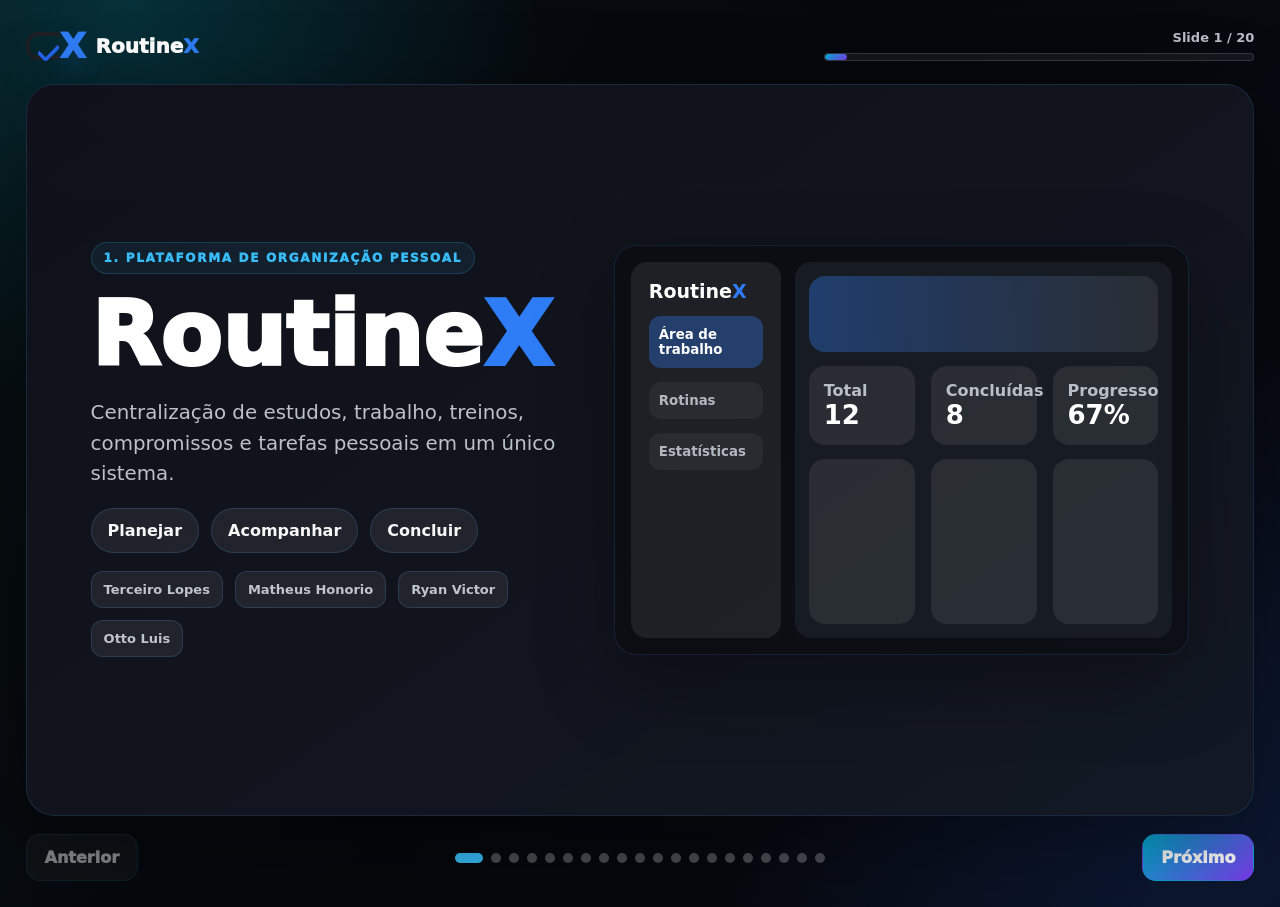
<file: Routine-X-main/Routine-X-main/apresentacao.html>
<!DOCTYPE html>
<html lang="pt-BR">
<head>
  <meta charset="UTF-8">
  <meta name="viewport" content="width=device-width, initial-scale=1.0">
  <title>Apresentação | Routine X</title>
  <link rel="stylesheet" href="styles.css">
  <link rel="stylesheet" href="style.css">
  <link rel="stylesheet" href="apresentacao.css">
</head>
<body class="presentation-body">
  <main class="presentation-shell" aria-labelledby="presentation-title">
    <header class="presentation-topbar">
      <a class="presentation-brand" href="index.html" aria-label="Voltar para o Routine X">
        <span class="brand-symbol brand-symbol-compact" aria-hidden="true">
          <span class="brand-check"></span>
          <span class="brand-x">X</span>
        </span>
        <span class="brand-word">Routine<span>X</span></span>
      </a>

      <div class="presentation-progress" aria-label="Progresso da apresentação">
        <span id="slide-counter">Slide 1 / 20</span>
        <div class="presentation-progress-track">
          <span id="slide-progress"></span>
        </div>
      </div>
    </header>

    <section class="slides-viewport" aria-live="polite">
      <article class="slide is-active cover-slide">
        <div class="slide-copy">
          <span class="slide-kicker">1. Plataforma de organização pessoal</span>
          <h1 id="presentation-title">Routine<span>X</span></h1>
          <p>Centralização de estudos, trabalho, treinos, compromissos e tarefas pessoais em um único sistema.</p>
          <div class="slide-tags">
            <span>Planejar</span>
            <span>Acompanhar</span>
            <span>Concluir</span>
          </div>
          <div class="team-strip">
            <span>Terceiro Lopes</span>
            <span>Matheus Honorio</span>
            <span>Ryan Victor</span>
            <span>Otto Luis</span>
          </div>
        </div>
        <div class="app-mockup" aria-label="Mockup do aplicativo Routine-X">
          <aside class="mock-sidebar">
            <strong>Routine<span>X</span></strong>
            <small class="active">Área de trabalho</small>
            <small>Rotinas</small>
            <small>Estatísticas</small>
          </aside>
          <section class="mock-dashboard">
            <div class="mock-topbar"></div>
            <div class="mock-stats">
              <span>Total<br><b>12</b></span>
              <span>Concluídas<br><b>8</b></span>
              <span>Progresso<br><b>67%</b></span>
            </div>
            <div class="mock-board">
              <span></span>
              <span></span>
              <span></span>
            </div>
          </section>
        </div>
      </article>

      <article class="slide">
        <div class="slide-copy">
          <span class="slide-kicker">2. Objetivo</span>
          <h2>Dar clareza ao dia do usuário</h2>
          <p>Criar uma plataforma web para planejar o dia, armazenar tarefas por usuário e acompanhar o progresso diário.</p>
        </div>
        <div class="feature-grid">
          <div class="feature-card"><strong>Planejar</strong><span>Registrar atividades por data, horário, categoria, prioridade, status e observações.</span></div>
          <div class="feature-card"><strong>Guardar</strong><span>Permitir cadastro, login e armazenamento das tarefas vinculadas à conta.</span></div>
          <div class="feature-card"><strong>Medir</strong><span>Exibir quantidade de tarefas concluídas e porcentagem de progresso.</span></div>
        </div>
      </article>

      <article class="slide">
        <div class="slide-copy">
          <span class="slide-kicker">3. Público-alvo</span>
          <h2>Para quem precisa organizar várias áreas</h2>
          <p>O Routine-X atende pessoas que lidam com estudos, trabalho, treinos, projetos pessoais e compromissos recorrentes.</p>
        </div>
        <div class="persona-row">
          <div><strong>Estudantes</strong><span>Provas, revisões, entregas e horários de aula.</span></div>
          <div><strong>Profissionais</strong><span>Demandas, reuniões, prazos e organização do trabalho.</span></div>
          <div><strong>Rotina pessoal</strong><span>Hábitos, treinos, compromissos e metas do dia.</span></div>
        </div>
      </article>

      <article class="slide">
        <div class="slide-copy">
          <span class="slide-kicker">4. Problema</span>
          <h2>Sem organização, a rotina vira ruído</h2>
          <p>Muitas pessoas ainda organizam a rotina em caderno, WhatsApp, bloco de notas e memória, sem uma visão única do dia.</p>
        </div>
        <div class="problem-panel">
          <span>Compromissos esquecidos</span>
          <span>Prioridades confusas</span>
          <span>Falta de histórico</span>
          <span>Baixa visão de progresso</span>
        </div>
      </article>

      <article class="slide">
        <div class="slide-copy">
          <span class="slide-kicker">5. Solução</span>
          <h2>Centralizar tudo em um dashboard</h2>
          <p>A solução combina conta, tarefas, filtros, progresso diário, rotinas e estatísticas para transformar dados em decisões rápidas.</p>
        </div>
        <div class="module-map">
          <span>Login</span>
          <span>Dashboard</span>
          <span>Tarefas</span>
          <span>Pastas</span>
          <span>Filtros</span>
          <span>Rotinas</span>
          <span>Estatísticas</span>
          <span>Perfil</span>
        </div>
      </article>

      <article class="slide">
        <div class="slide-copy">
          <span class="slide-kicker">6. Frontend</span>
          <h2>A camada que o usuário vê e usa</h2>
          <p>O frontend é responsável por transformar a lógica do sistema em uma experiência compreensível, bonita e fácil de operar.</p>
        </div>
        <div class="tech-stack">
          <div><strong>HTML</strong><span>Organiza telas, formulários, seções, modais e estrutura semântica.</span></div>
          <div><strong>CSS</strong><span>Define tema escuro/claro, cards, sidebar, responsividade e identidade visual.</span></div>
          <div><strong>JavaScript</strong><span>Controla eventos, filtros, renderização, modais, estatísticas e conexão com dados.</span></div>
        </div>
      </article>

      <article class="slide">
        <div class="slide-copy">
          <span class="slide-kicker">7. Interface</span>
          <h2>Partes principais da experiência</h2>
          <p>O <code>index.html</code> reúne login, cadastro, dashboard, sidebar, linha do tempo, modais de tarefas e configurações.</p>
        </div>
        <div class="interface-map">
          <div><b>Login e cadastro</b><span>Acesso com email e senha.</span></div>
          <div><b>Menu lateral</b><span>Troca entre trabalho, rotinas e estatísticas.</span></div>
          <div><b>Cards</b><span>Representam cada tarefa do usuário.</span></div>
          <div><b>Configurações</b><span>Perfil, tema e preferências.</span></div>
        </div>
      </article>

      <article class="slide">
        <div class="slide-copy">
          <span class="slide-kicker">8. Lógica do sistema</span>
          <h2>JavaScript conecta tela e dados</h2>
          <p>O <code>app.js</code> controla estado, eventos, renderização, filtros, progresso, migração de dados antigos e integração.</p>
        </div>
        <div class="flow-line">
          <span>HTML/CSS exibem</span>
          <span>app.js valida</span>
          <span>backend.js conecta</span>
          <span>Firebase responde</span>
        </div>
      </article>

      <article class="slide">
        <div class="slide-copy">
          <span class="slide-kicker">9. Firebase</span>
          <h2>Serviço que sustenta autenticação e dados</h2>
          <p>O Firebase permite criação de conta, login, sessão ativa, logout, persistência em nuvem e atualização automática das informações.</p>
        </div>
        <div class="firebase-card">
          <strong>Por que é importante?</strong>
          <span>Firebase Auth identifica o usuário com segurança.</span>
          <span>Firestore salva perfis, configurações, pastas e tarefas.</span>
          <span>onAuthStateChanged observa a sessão e onSnapshot sincroniza tarefas em tempo real.</span>
        </div>
      </article>

      <article class="slide">
        <div class="slide-copy">
          <span class="slide-kicker">10. Banco de dados</span>
          <h2>Dados separados por usuário</h2>
          <p>O Firestore organiza cada conta em um documento próprio, usando o UID gerado pela autenticação como chave principal.</p>
        </div>
        <div class="database-schema">
          <code>usuarios/{uid}</code>
          <span>nome, email, avatarImage, folders, configuracoes, criadoEm</span>
          <code>usuarios/{uid}/tarefas/{tarefaId}</code>
          <span>title, date, time, priority, status, category, favorite, notes</span>
        </div>
      </article>

      <article class="slide">
        <div class="slide-copy">
          <span class="slide-kicker">11. Acesso</span>
          <h2>Fluxo de login e cadastro</h2>
          <p>Ao criar conta, o usuário nasce no Firebase Auth e também recebe um perfil inicial dentro do Firestore.</p>
        </div>
        <div class="auth-flow">
          <span>Preenche formulário</span>
          <span>Firebase Auth registra</span>
          <span>Firestore cria perfil</span>
          <span>Dashboard é liberado</span>
        </div>
      </article>

      <article class="slide">
        <div class="slide-copy">
          <span class="slide-kicker">12. Criação de tarefas</span>
          <h2>Do formulário ao quadro</h2>
          <p>O usuário informa título, data, horário, categoria, prioridade, status e observações. Depois o app normaliza e salva no Firestore.</p>
        </div>
        <div class="task-flow-card">
          <span>Formulário</span>
          <span>Validação</span>
          <span>criarTarefa()</span>
          <span>Firestore</span>
          <span>Renderização</span>
        </div>
      </article>

      <article class="slide">
        <div class="slide-copy">
          <span class="slide-kicker">13. CRUD</span>
          <h2>Operações principais dos dados</h2>
          <p>As funções do <code>backend.js</code> simplificam o ciclo de vida das tarefas usando os recursos nativos do Firestore.</p>
        </div>
        <div class="crud-grid">
          <span><b>Criar</b><small>addDoc</small></span>
          <span><b>Ler</b><small>onSnapshot</small></span>
          <span><b>Editar</b><small>updateDoc</small></span>
          <span><b>Excluir</b><small>deleteDoc</small></span>
        </div>
      </article>

      <article class="slide">
        <div class="slide-copy">
          <span class="slide-kicker">14. Organização</span>
          <h2>Filtros tornam o quadro útil</h2>
          <p>Filtro por data, categoria, prioridade, favoritos, busca e ordenação reduzem a dificuldade de encontrar atividades importantes.</p>
        </div>
        <div class="filter-mock">
          <span>Pesquisar tarefas</span>
          <span>Prioridade: Alta</span>
          <span>Categoria: Estudos</span>
          <span>Favoritos</span>
          <span>Ordem cronológica</span>
        </div>
      </article>

      <article class="slide">
        <div class="slide-copy">
          <span class="slide-kicker">15. Estatísticas</span>
          <h2>Dados viram acompanhamento</h2>
          <p>O sistema calcula indicadores para mostrar progresso diário, tarefas concluídas, pendências, média diária, categorias e consistência.</p>
        </div>
        <div class="stats-showcase">
          <div><strong>67%</strong><span>Taxa de conclusão</span></div>
          <div><strong>8</strong><span>Tarefas concluídas</span></div>
          <div><strong>3 dias</strong><span>Sequência ativa</span></div>
        </div>
      </article>

      <article class="slide">
        <div class="slide-copy">
          <span class="slide-kicker">16. Rotinas</span>
          <h2>Processo de criação</h2>
          <p>O projeto nasceu da dor da rotina espalhada, passou pela definição das telas, construção da interface, lógica e integração Firebase.</p>
        </div>
        <div class="process-grid">
          <span>Dor identificada</span>
          <span>Telas definidas</span>
          <span>HTML e CSS</span>
          <span>Lógica JS</span>
          <span>Firebase</span>
          <span>Testes CRUD</span>
        </div>
      </article>

      <article class="slide">
        <div class="slide-copy">
          <span class="slide-kicker">17. Segurança</span>
          <h2>Cada usuário acessa seus próprios dados</h2>
          <p>O UID do Firebase Auth é usado para buscar perfil e tarefas dentro de <code>usuarios/{uid}</code>, mantendo contas separadas.</p>
        </div>
        <div class="security-card">
          <strong>Cuidados técnicos</strong>
          <span><code>escapeHtml</code> protege a renderização contra HTML digitado pelo usuário.</span>
          <span><code>normalizeTask</code> padroniza tarefas para evitar campos vazios.</span>
          <span>As próximas melhorias incluem regras de segurança Firestore mais rigorosas.</span>
        </div>
      </article>

      <article class="slide">
        <div class="slide-copy">
          <span class="slide-kicker">18. Pontos fortes</span>
          <h2>Resultados alcançados</h2>
          <p>O sistema centraliza compromissos, acompanha progresso em tempo real e mantém tarefas vinculadas à conta do usuário.</p>
        </div>
        <div class="strengths-grid">
          <div><strong>Visual próprio</strong><span>Marca, sidebar, cards, tema escuro e componentes consistentes.</span></div>
          <div><strong>Persistência real</strong><span>Dados salvos no Firestore e associados ao usuário logado.</span></div>
          <div><strong>Fluxo completo</strong><span>Login, criação, edição, filtros, rotinas, estatísticas e configurações.</span></div>
        </div>
      </article>

      <article class="slide">
        <div class="slide-copy">
          <span class="slide-kicker">19. Melhorias futuras</span>
          <h2>Como o Routine-X pode evoluir</h2>
          <p>As próximas versões podem reforçar segurança, lembretes, relatórios, automação e recursos avançados de tarefas.</p>
        </div>
        <div class="roadmap">
          <span>Notificações reais</span>
          <span>Recuperação de senha</span>
          <span>Testes automatizados</span>
          <span>Relatórios por categoria</span>
          <span>Anexos e subtarefas</span>
          <span>Repetição automática</span>
        </div>
      </article>

      <article class="slide final-slide">
        <div class="slide-copy">
          <span class="slide-kicker">20. Conclusão</span>
          <h2>Routine-X integra interface, lógica e dados</h2>
          <p>O projeto resolve a dificuldade de organizar a rotina em lugares separados, combinando frontend, autenticação, banco em nuvem e atualização em tempo real.</p>
          <a class="presentation-link" href="index.html">Abrir sistema</a>
        </div>
        <div class="conclusion-card">
          <strong>Resultado final</strong>
          <span>Uma solução visual para planejar tarefas, registrar progresso e transformar rotina em informação útil.</span>
        </div>
      </article>
    </section>

    <footer class="presentation-controls" aria-label="Controles dos slides">
      <button class="control-button" id="prev-slide" type="button">Anterior</button>
      <div class="dot-list" id="dot-list" aria-label="Selecionar slide"></div>
      <button class="control-button control-button-primary" id="next-slide" type="button">Próximo</button>
    </footer>
  </main>

  <script src="apresentacao.js"></script>
</body>
</html>
</file>
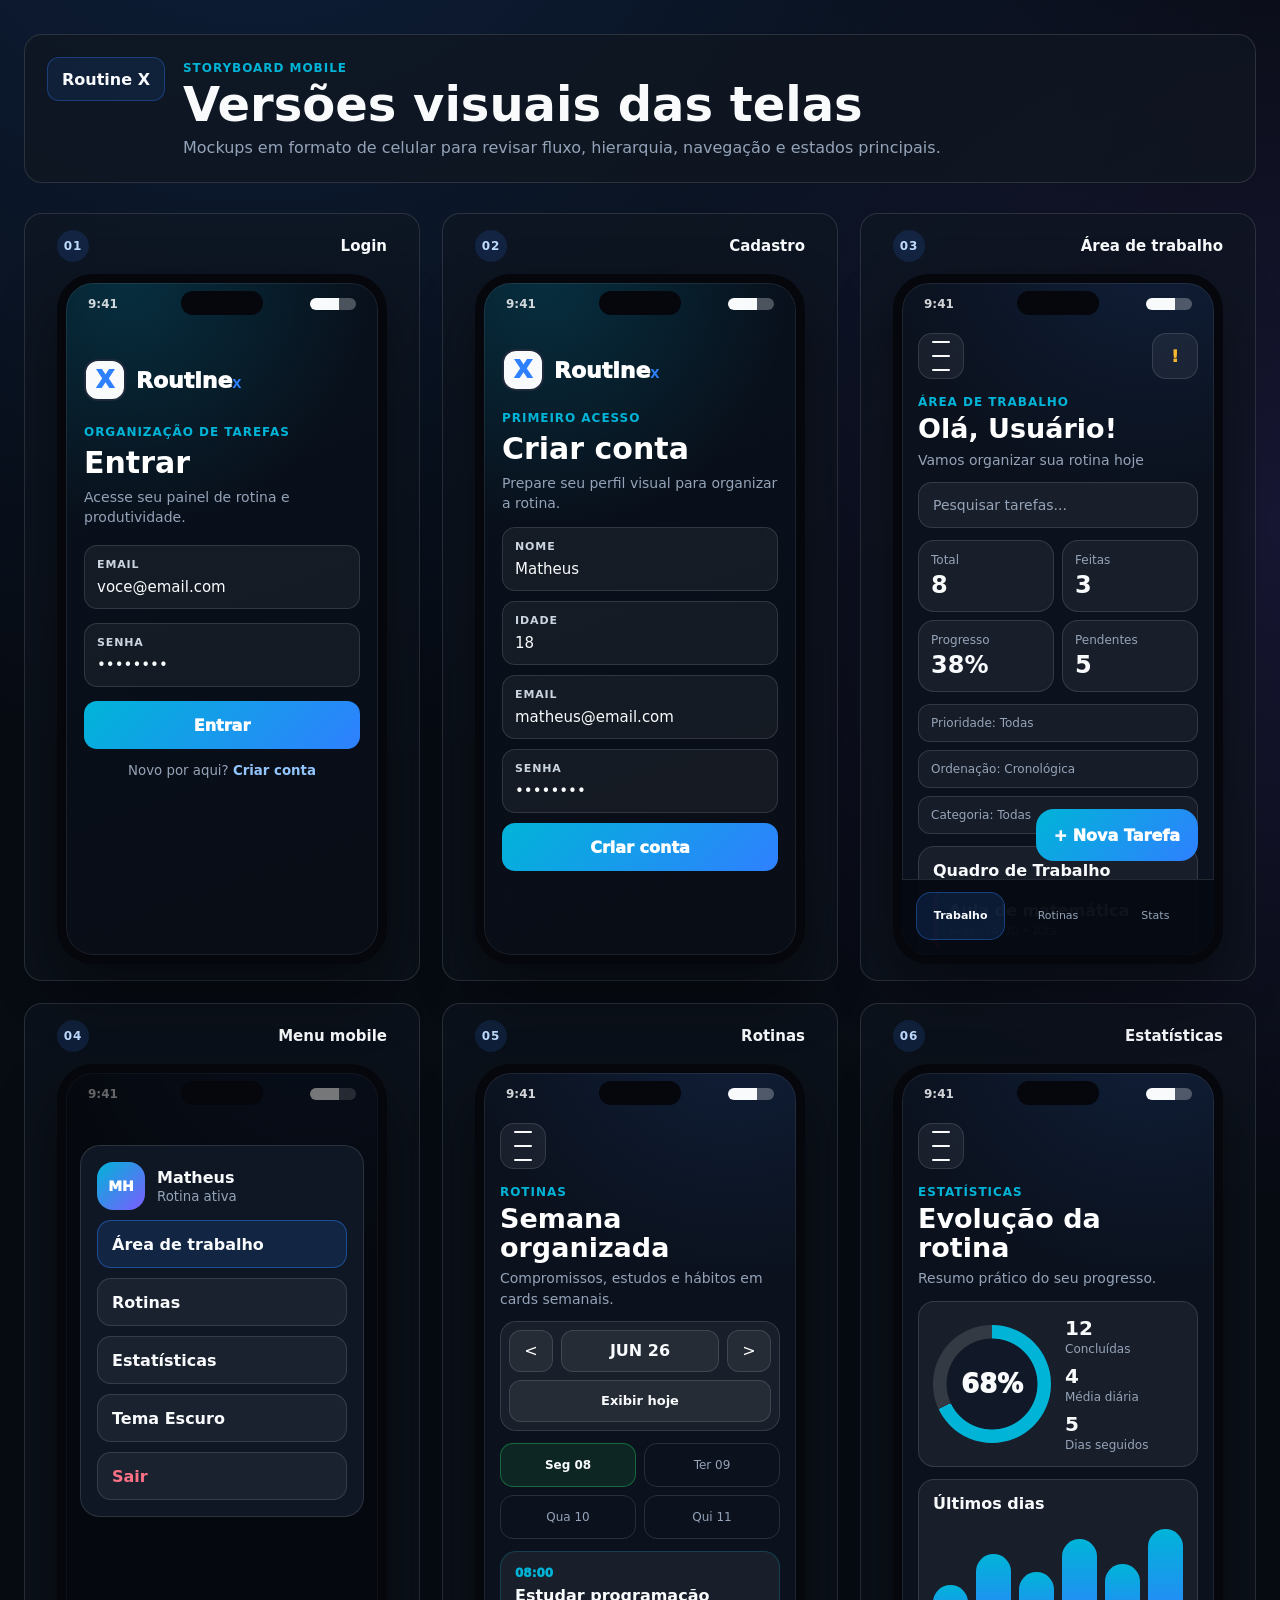
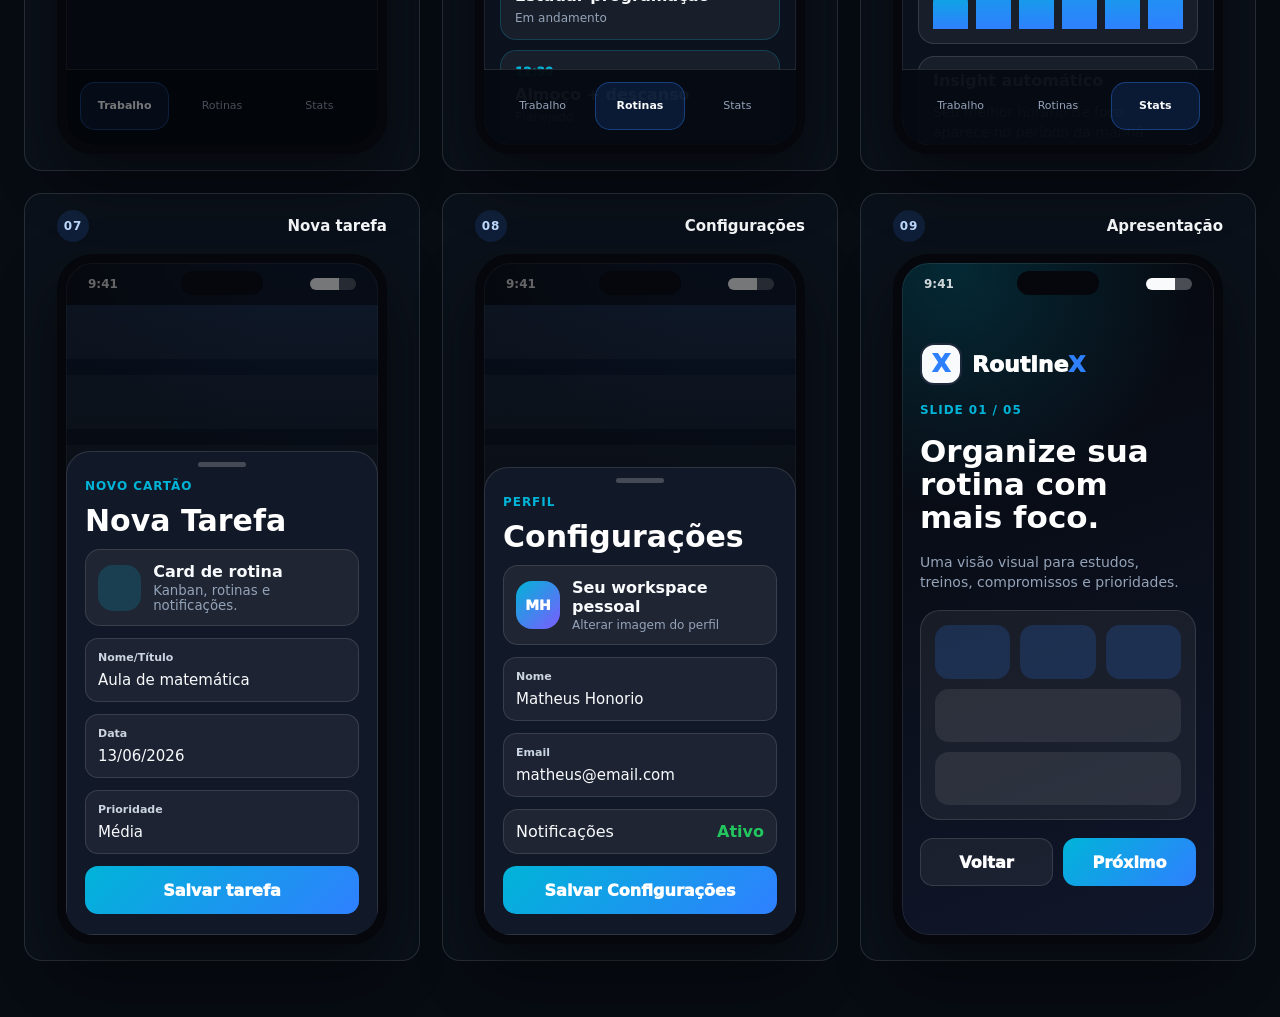
<file: Routine-X-main/Routine-X-main/mobile-visuals.html>
<!DOCTYPE html>
<html lang="pt-BR">
<head>
  <meta charset="UTF-8">
  <meta name="viewport" content="width=device-width, initial-scale=1.0">
  <title>Routine X - Visuais Mobile</title>
  <link rel="stylesheet" href="mobile-visuals.css">
</head>
<body>
  <main class="visual-board">
    <header class="board-header">
      <a class="back-link" href="index.html">Routine X</a>
      <div>
        <span>Storyboard mobile</span>
        <h1>Versões visuais das telas</h1>
        <p>Mockups em formato de celular para revisar fluxo, hierarquia, navegação e estados principais.</p>
      </div>
    </header>

    <section class="phone-grid" aria-label="Versões mobile do site">
      <article class="phone-card">
        <div class="phone-label">
          <span>01</span>
          <strong>Login</strong>
        </div>
        <div class="phone-frame auth-phone">
          <div class="statusbar"><span>9:41</span><span></span></div>
          <section class="mobile-auth">
            <div class="mobile-brand">
              <span class="brand-mark">X</span>
              <strong>Routine<span>X</span></strong>
            </div>
            <div class="auth-hero">
              <span>Organização de tarefas</span>
              <h2>Entrar</h2>
              <p>Acesse seu painel de rotina e produtividade.</p>
            </div>
            <div class="field">
              <span>Email</span>
              <p>voce@email.com</p>
            </div>
            <div class="field">
              <span>Senha</span>
              <p>••••••••</p>
            </div>
            <button>Entrar</button>
            <small>Novo por aqui? <b>Criar conta</b></small>
          </section>
        </div>
      </article>

      <article class="phone-card">
        <div class="phone-label">
          <span>02</span>
          <strong>Cadastro</strong>
        </div>
        <div class="phone-frame auth-phone">
          <div class="statusbar"><span>9:41</span><span></span></div>
          <section class="mobile-auth compact-auth">
            <div class="mobile-brand">
              <span class="brand-mark">X</span>
              <strong>Routine<span>X</span></strong>
            </div>
            <div class="auth-hero">
              <span>Primeiro acesso</span>
              <h2>Criar conta</h2>
              <p>Prepare seu perfil visual para organizar a rotina.</p>
            </div>
            <div class="field"><span>Nome</span><p>Matheus</p></div>
            <div class="field"><span>Idade</span><p>18</p></div>
            <div class="field"><span>Email</span><p>matheus@email.com</p></div>
            <div class="field"><span>Senha</span><p>••••••••</p></div>
            <button>Criar conta</button>
          </section>
        </div>
      </article>

      <article class="phone-card">
        <div class="phone-label">
          <span>03</span>
          <strong>Área de trabalho</strong>
        </div>
        <div class="phone-frame app-phone">
          <div class="statusbar"><span>9:41</span><span></span></div>
          <header class="app-top">
            <button class="hamburger" aria-label="Menu"><i></i><i></i><i></i></button>
            <button class="icon-button" aria-label="Notificações">!</button>
          </header>
          <section class="workspace-hero">
            <span>Área de trabalho</span>
            <h2>Olá, Usuário!</h2>
            <p>Vamos organizar sua rotina hoje</p>
          </section>
          <div class="search-pill">Pesquisar tarefas...</div>
          <div class="stat-grid">
            <div><span>Total</span><strong>8</strong></div>
            <div><span>Feitas</span><strong>3</strong></div>
            <div><span>Progresso</span><strong>38%</strong></div>
            <div><span>Pendentes</span><strong>5</strong></div>
          </div>
          <div class="filter-stack">
            <span>Prioridade: Todas</span>
            <span>Ordenação: Cronológica</span>
            <span>Categoria: Todas</span>
          </div>
          <section class="task-list">
            <h3>Quadro de Trabalho</h3>
            <div class="task-card high"><b>Aula de matemática</b><small>Hoje, 14:30 • Alta</small></div>
            <div class="task-card medium"><b>Treino funcional</b><small>Hoje, 18:00 • Média</small></div>
            <div class="task-card low"><b>Ler 20 páginas</b><small>Amanhã, 09:00 • Baixa</small></div>
          </section>
          <button class="fab">+ Nova Tarefa</button>
          <nav class="bottom-nav"><b>Trabalho</b><span>Rotinas</span><span>Stats</span></nav>
        </div>
      </article>

      <article class="phone-card">
        <div class="phone-label">
          <span>04</span>
          <strong>Menu mobile</strong>
        </div>
        <div class="phone-frame app-phone menu-state">
          <div class="statusbar"><span>9:41</span><span></span></div>
          <div class="drawer">
            <div class="drawer-brand">
              <span class="avatar">MH</span>
              <div><strong>Matheus</strong><small>Rotina ativa</small></div>
            </div>
            <button class="drawer-link active">Área de trabalho</button>
            <button class="drawer-link">Rotinas</button>
            <button class="drawer-link">Estatísticas</button>
            <button class="drawer-link">Tema Escuro</button>
            <button class="drawer-link danger">Sair</button>
          </div>
          <nav class="bottom-nav"><b>Trabalho</b><span>Rotinas</span><span>Stats</span></nav>
        </div>
      </article>

      <article class="phone-card">
        <div class="phone-label">
          <span>05</span>
          <strong>Rotinas</strong>
        </div>
        <div class="phone-frame app-phone">
          <div class="statusbar"><span>9:41</span><span></span></div>
          <header class="app-top">
            <button class="hamburger" aria-label="Menu"><i></i><i></i><i></i></button>
          </header>
          <section class="workspace-hero">
            <span>Rotinas</span>
            <h2>Semana organizada</h2>
            <p>Compromissos, estudos e hábitos em cards semanais.</p>
          </section>
          <div class="week-controls">
            <button>&lt;</button><strong>JUN 26</strong><button>&gt;</button><span>Exibir hoje</span>
          </div>
          <div class="day-tabs">
            <b>Seg 08</b><span>Ter 09</span><span>Qua 10</span><span>Qui 11</span>
          </div>
          <section class="routine-stack">
            <article><span>08:00</span><strong>Estudar programação</strong><small>Em andamento</small></article>
            <article><span>12:30</span><strong>Almoço + descanso</strong><small>Planejado</small></article>
            <article><span>19:00</span><strong>Treino</strong><small>Prioridade média</small></article>
          </section>
          <nav class="bottom-nav"><span>Trabalho</span><b>Rotinas</b><span>Stats</span></nav>
        </div>
      </article>

      <article class="phone-card">
        <div class="phone-label">
          <span>06</span>
          <strong>Estatísticas</strong>
        </div>
        <div class="phone-frame app-phone">
          <div class="statusbar"><span>9:41</span><span></span></div>
          <header class="app-top">
            <button class="hamburger" aria-label="Menu"><i></i><i></i><i></i></button>
          </header>
          <section class="workspace-hero">
            <span>Estatísticas</span>
            <h2>Evolução da rotina</h2>
            <p>Resumo prático do seu progresso.</p>
          </section>
          <section class="stats-visual">
            <div class="donut"><span>68%</span></div>
            <div class="metric-list">
              <p><b>12</b><span>Concluídas</span></p>
              <p><b>4</b><span>Média diária</span></p>
              <p><b>5</b><span>Dias seguidos</span></p>
            </div>
          </section>
          <section class="bar-card">
            <h3>Últimos dias</h3>
            <div class="bars"><i></i><i></i><i></i><i></i><i></i><i></i></div>
          </section>
          <section class="insight-card">
            <strong>Insight automático</strong>
            <p>Seu melhor horário de foco aparece no período da manhã.</p>
          </section>
          <nav class="bottom-nav"><span>Trabalho</span><span>Rotinas</span><b>Stats</b></nav>
        </div>
      </article>

      <article class="phone-card">
        <div class="phone-label">
          <span>07</span>
          <strong>Nova tarefa</strong>
        </div>
        <div class="phone-frame app-phone sheet-state">
          <div class="statusbar"><span>9:41</span><span></span></div>
          <div class="dimmed-content"></div>
          <section class="bottom-sheet">
            <div class="sheet-handle"></div>
            <span>Novo cartão</span>
            <h2>Nova Tarefa</h2>
            <div class="preview-row"><i></i><p><b>Card de rotina</b><small>Kanban, rotinas e notificações.</small></p></div>
            <div class="field"><span>Nome/Título</span><p>Aula de matemática</p></div>
            <div class="field"><span>Data</span><p>13/06/2026</p></div>
            <div class="field"><span>Prioridade</span><p>Média</p></div>
            <button>Salvar tarefa</button>
          </section>
        </div>
      </article>

      <article class="phone-card">
        <div class="phone-label">
          <span>08</span>
          <strong>Configurações</strong>
        </div>
        <div class="phone-frame app-phone sheet-state">
          <div class="statusbar"><span>9:41</span><span></span></div>
          <div class="dimmed-content"></div>
          <section class="bottom-sheet settings-sheet">
            <div class="sheet-handle"></div>
            <span>Perfil</span>
            <h2>Configurações</h2>
            <div class="profile-card"><span class="avatar">MH</span><p><b>Seu workspace pessoal</b><small>Alterar imagem do perfil</small></p></div>
            <div class="field"><span>Nome</span><p>Matheus Honorio</p></div>
            <div class="field"><span>Email</span><p>matheus@email.com</p></div>
            <div class="toggle-row"><span>Notificações</span><b>Ativo</b></div>
            <button>Salvar Configurações</button>
          </section>
        </div>
      </article>

      <article class="phone-card">
        <div class="phone-label">
          <span>09</span>
          <strong>Apresentação</strong>
        </div>
        <div class="phone-frame presentation-phone">
          <div class="statusbar"><span>9:41</span><span></span></div>
          <section class="presentation-slide">
            <div class="mobile-brand">
              <span class="brand-mark">X</span>
              <strong>Routine<span>X</span></strong>
            </div>
            <span>Slide 01 / 05</span>
            <h2>Organize sua rotina com mais foco.</h2>
            <p>Uma visão visual para estudos, treinos, compromissos e prioridades.</p>
            <div class="mini-dashboard">
              <i></i><i></i><i></i>
              <b></b><b></b>
            </div>
            <div class="slide-controls"><button>Voltar</button><button>Próximo</button></div>
          </section>
        </div>
      </article>
    </section>
  </main>
</body>
</html>
</file>
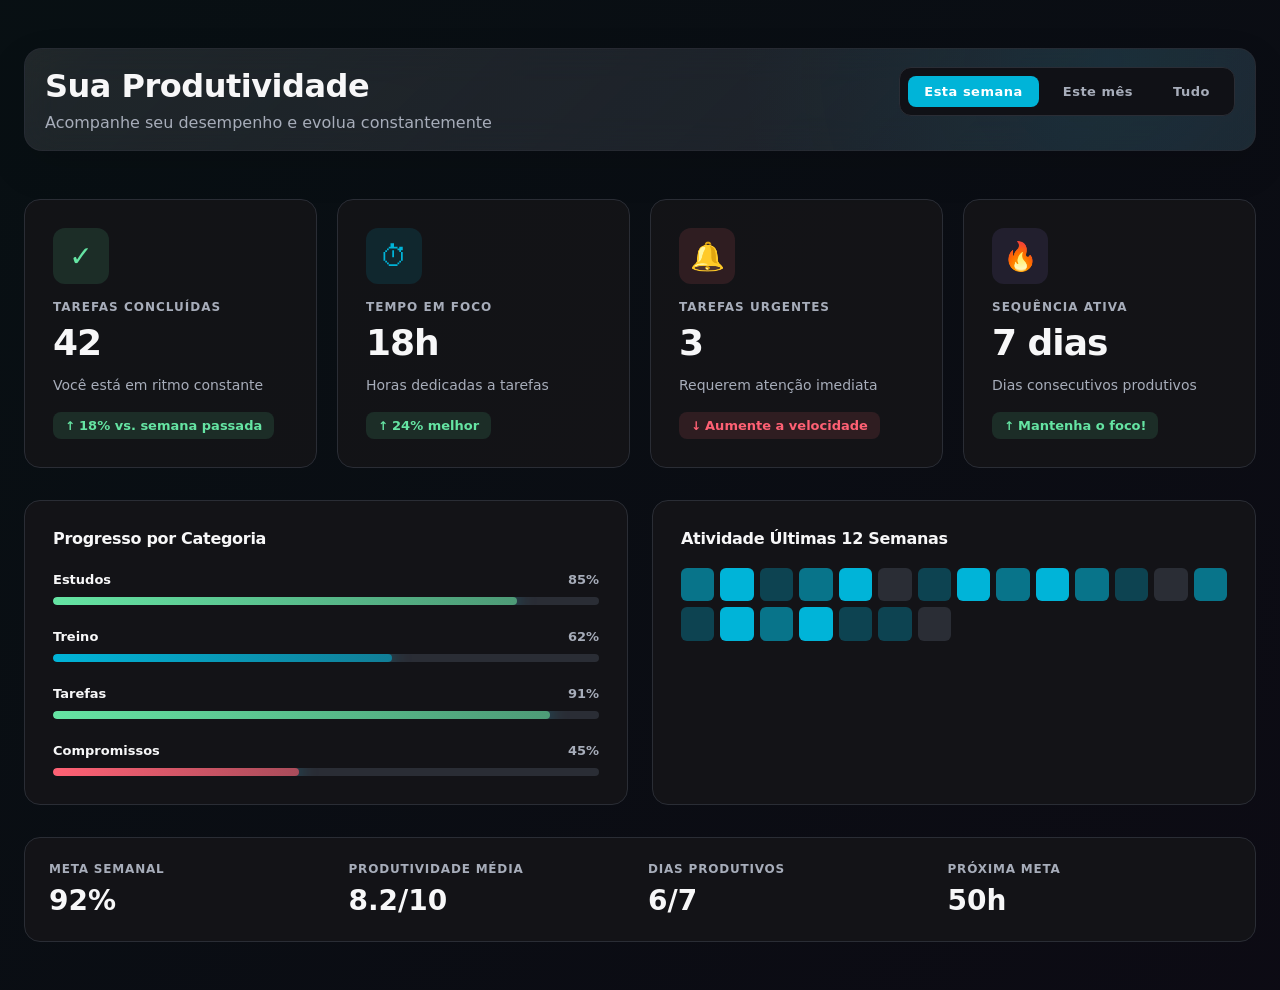
<file: Routine-X-main/Routine-X-main/statistics-prompt.html>
<!DOCTYPE html>
<html lang="pt-BR">
<head>
  <meta charset="UTF-8">
  <meta name="viewport" content="width=device-width, initial-scale=1.0">
  <title>Prompt de Estatística - Routine X</title>
  <link rel="stylesheet" href="styles.css">
  <link rel="stylesheet" href="style.css">
  <style>
    /* ========== SEÇÃO DE ESTATÍSTICA ========== */
    .statistics-section {
      padding: 48px 0;
      background: linear-gradient(135deg, rgba(0, 180, 216, 0.04), rgba(124, 58, 237, 0.04));
    }

    .statistics-container {
      max-width: 1400px;
      margin: 0 auto;
      padding: 0 24px;
    }

    /* ===== CABEÇALHO DA SEÇÃO ===== */
    .statistics-header {
      margin-bottom: 48px;
      display: flex;
      justify-content: space-between;
      align-items: flex-start;
      flex-wrap: wrap;
      gap: 24px;
    }

    .statistics-header-content h2 {
      margin: 0 0 8px 0;
      font-size: 32px;
      font-weight: 900;
      color: var(--text);
      letter-spacing: -0.5px;
    }

    .statistics-header-content p {
      margin: 0;
      color: var(--muted);
      font-size: 16px;
      font-weight: 500;
    }

    .statistics-period-selector {
      display: flex;
      gap: 8px;
      background: var(--field-bg);
      padding: 8px;
      border-radius: 12px;
      border: 1px solid var(--line);
    }

    .period-button {
      padding: 8px 16px;
      border: none;
      border-radius: 8px;
      background: transparent;
      color: var(--muted);
      font-size: 13px;
      font-weight: 700;
      cursor: pointer;
      transition: all 0.2s ease;
      letter-spacing: 0.5px;
    }

    .period-button.active {
      background: var(--focus);
      color: white;
    }

    .period-button:hover:not(.active) {
      color: var(--text);
    }

    /* ===== GRID DE ESTATÍSTICAS ===== */
    .statistics-grid {
      display: grid;
      grid-template-columns: repeat(auto-fit, minmax(280px, 1fr));
      gap: 20px;
      margin-bottom: 32px;
    }

    .stat-item {
      padding: 28px;
      border-radius: 16px;
      background: var(--card-bg);
      border: 1px solid var(--line);
      transition: all 0.3s cubic-bezier(0.34, 1.56, 0.64, 1);
      position: relative;
      overflow: hidden;
    }

    .stat-item::before {
      content: "";
      position: absolute;
      top: 0;
      left: 0;
      right: 0;
      height: 3px;
      background: linear-gradient(90deg, var(--focus), transparent);
      opacity: 0;
      transition: opacity 0.3s ease;
    }

    .stat-item:hover {
      border-color: var(--focus);
      background: var(--card-bg-strong);
      transform: translateY(-4px);
    }

    .stat-item:hover::before {
      opacity: 1;
    }

    .stat-icon-wrapper {
      width: 56px;
      height: 56px;
      display: flex;
      align-items: center;
      justify-content: center;
      border-radius: 12px;
      margin-bottom: 16px;
      font-size: 28px;
    }

    .stat-item.productive .stat-icon-wrapper {
      background: rgba(101, 228, 163, 0.12);
      color: var(--success);
    }

    .stat-item.focus .stat-icon-wrapper {
      background: rgba(0, 180, 216, 0.12);
      color: var(--focus);
    }

    .stat-item.urgent .stat-icon-wrapper {
      background: rgba(255, 97, 116, 0.12);
      color: var(--danger);
    }

    .stat-item.completed .stat-icon-wrapper {
      background: rgba(147, 112, 219, 0.12);
      color: #a78bfa;
    }

    .stat-label {
      color: var(--muted);
      font-size: 12px;
      font-weight: 700;
      text-transform: uppercase;
      letter-spacing: 1px;
      margin-bottom: 8px;
    }

    .stat-value {
      font-size: 36px;
      font-weight: 900;
      color: var(--text);
      margin-bottom: 12px;
      letter-spacing: -1px;
    }

    .stat-description {
      font-size: 14px;
      color: var(--muted);
      margin-bottom: 16px;
      line-height: 1.5;
    }

    .stat-change {
      display: inline-flex;
      align-items: center;
      gap: 4px;
      font-size: 13px;
      font-weight: 700;
      padding: 6px 12px;
      border-radius: 8px;
    }

    .stat-change.positive {
      background: rgba(101, 228, 163, 0.12);
      color: var(--success);
    }

    .stat-change.negative {
      background: rgba(255, 97, 116, 0.12);
      color: var(--danger);
    }

    .stat-arrow {
      font-size: 12px;
    }

    /* ===== GRÁFICO DE PROGRESSO ===== */
    .chart-section {
      display: grid;
      grid-template-columns: repeat(auto-fit, minmax(320px, 1fr));
      gap: 24px;
      margin-bottom: 32px;
    }

    .chart-card {
      padding: 28px;
      border-radius: 16px;
      background: var(--card-bg);
      border: 1px solid var(--line);
    }

    .chart-title {
      font-size: 16px;
      font-weight: 800;
      color: var(--text);
      margin-bottom: 24px;
      letter-spacing: -0.3px;
    }

    /* ===== BARRA DE PROGRESSO CUSTOMIZADA ===== */
    .progress-row {
      margin-bottom: 24px;
    }

    .progress-row:last-child {
      margin-bottom: 0;
    }

    .progress-label {
      display: flex;
      justify-content: space-between;
      align-items: center;
      margin-bottom: 10px;
      font-size: 13px;
    }

    .progress-label-name {
      color: var(--text);
      font-weight: 700;
    }

    .progress-label-value {
      color: var(--muted);
      font-weight: 600;
    }

    .progress-bar {
      width: 100%;
      height: 8px;
      background: var(--line);
      border-radius: 999px;
      overflow: hidden;
    }

    .progress-fill {
      height: 100%;
      border-radius: 999px;
      transition: width 0.6s cubic-bezier(0.34, 1.56, 0.64, 1);
      background: linear-gradient(90deg, var(--focus), rgba(0, 180, 216, 0.6));
    }

    .progress-fill.success {
      background: linear-gradient(90deg, var(--success), rgba(101, 228, 163, 0.6));
    }

    .progress-fill.danger {
      background: linear-gradient(90deg, var(--danger), rgba(255, 97, 116, 0.6));
    }

    /* ===== HEATMAP / ATIVIDADE ===== */
    .activity-heatmap {
      padding: 28px;
      border-radius: 16px;
      background: var(--card-bg);
      border: 1px solid var(--line);
    }

    .heatmap-title {
      font-size: 16px;
      font-weight: 800;
      color: var(--text);
      margin-bottom: 20px;
      letter-spacing: -0.3px;
    }

    .heatmap-grid {
      display: grid;
      grid-template-columns: repeat(auto-fill, minmax(32px, 1fr));
      gap: 6px;
    }

    .heatmap-day {
      aspect-ratio: 1;
      border-radius: 6px;
      background: var(--line);
      cursor: pointer;
      transition: all 0.2s ease;
      border: 1px solid transparent;
    }

    .heatmap-day:hover {
      border-color: var(--focus);
      transform: scale(1.1);
    }

    .heatmap-day.level-0 {
      background: var(--line);
    }

    .heatmap-day.level-1 {
      background: rgba(0, 180, 216, 0.3);
    }

    .heatmap-day.level-2 {
      background: rgba(0, 180, 216, 0.6);
    }

    .heatmap-day.level-3 {
      background: var(--focus);
    }

    /* ===== RESUMO RÁPIDO ===== */
    .quick-summary {
      display: grid;
      grid-template-columns: repeat(auto-fit, minmax(200px, 1fr));
      gap: 16px;
      padding: 24px;
      border-radius: 16px;
      background: var(--card-bg);
      border: 1px solid var(--line);
    }

    .summary-item {
      display: flex;
      flex-direction: column;
    }

    .summary-item-label {
      color: var(--muted);
      font-size: 12px;
      font-weight: 700;
      text-transform: uppercase;
      letter-spacing: 0.8px;
      margin-bottom: 8px;
    }

    .summary-item-value {
      font-size: 28px;
      font-weight: 900;
      color: var(--text);
    }

    /* ===== MODO CLARO ===== */
    :root[data-theme="light"] .stat-item {
      background: #ffffff;
      border-color: #e2e8f0;
    }

    :root[data-theme="light"] .stat-item:hover {
      background: #f8fafc;
      border-color: #0077b6;
    }

    :root[data-theme="light"] .chart-card,
    :root[data-theme="light"] .activity-heatmap,
    :root[data-theme="light"] .quick-summary {
      background: #ffffff;
      border-color: #e2e8f0;
    }

    :root[data-theme="light"] .progress-bar {
      background: #e2e8f0;
    }

    :root[data-theme="light"] .heatmap-day {
      background: #e2e8f0;
    }

    :root[data-theme="light"] .heatmap-day:hover {
      border-color: #0077b6;
    }

    :root[data-theme="light"] .heatmap-day.level-1 {
      background: rgba(0, 119, 182, 0.2);
    }

    :root[data-theme="light"] .heatmap-day.level-2 {
      background: rgba(0, 119, 182, 0.5);
    }

    :root[data-theme="light"] .heatmap-day.level-3 {
      background: #0077b6;
    }

    /* ===== RESPONSIVIDADE ===== */
    @media (max-width: 768px) {
      .statistics-header {
        flex-direction: column;
      }

      .statistics-grid {
        grid-template-columns: 1fr;
      }

      .chart-section {
        grid-template-columns: 1fr;
      }

      .stat-value {
        font-size: 28px;
      }

      .heatmap-grid {
        grid-template-columns: repeat(auto-fill, minmax(28px, 1fr));
      }
    }
  </style>
</head>
<body>
  <!-- ========== SEÇÃO DE ESTATÍSTICA ========== -->
  <section class="statistics-section">
    <div class="statistics-container">
      <!-- Cabeçalho -->
      <div class="statistics-header">
        <div class="statistics-header-content">
          <h2>Sua Produtividade</h2>
          <p>Acompanhe seu desempenho e evolua constantemente</p>
        </div>
        <div class="statistics-period-selector">
          <button class="period-button active">Esta semana</button>
          <button class="period-button">Este mês</button>
          <button class="period-button">Tudo</button>
        </div>
      </div>

      <!-- Grid Principal de Estatísticas -->
      <div class="statistics-grid">
        <!-- Tarefas Produtivas -->
        <div class="stat-item productive">
          <div class="stat-icon-wrapper">✓</div>
          <div class="stat-label">Tarefas Concluídas</div>
          <div class="stat-value">42</div>
          <div class="stat-description">Você está em ritmo constante</div>
          <div class="stat-change positive">
            <span class="stat-arrow">↑</span>
            <span>18% vs. semana passada</span>
          </div>
        </div>

        <!-- Tempo em Foco -->
        <div class="stat-item focus">
          <div class="stat-icon-wrapper">⏱</div>
          <div class="stat-label">Tempo em Foco</div>
          <div class="stat-value">18h</div>
          <div class="stat-description">Horas dedicadas a tarefas</div>
          <div class="stat-change positive">
            <span class="stat-arrow">↑</span>
            <span>24% melhor</span>
          </div>
        </div>

        <!-- Tarefas Urgentes -->
        <div class="stat-item urgent">
          <div class="stat-icon-wrapper">🔔</div>
          <div class="stat-label">Tarefas Urgentes</div>
          <div class="stat-value">3</div>
          <div class="stat-description">Requerem atenção imediata</div>
          <div class="stat-change negative">
            <span class="stat-arrow">↓</span>
            <span>Aumente a velocidade</span>
          </div>
        </div>

        <!-- Sequência Ativa -->
        <div class="stat-item completed">
          <div class="stat-icon-wrapper">🔥</div>
          <div class="stat-label">Sequência Ativa</div>
          <div class="stat-value">7 dias</div>
          <div class="stat-description">Dias consecutivos produtivos</div>
          <div class="stat-change positive">
            <span class="stat-arrow">↑</span>
            <span>Mantenha o foco!</span>
          </div>
        </div>
      </div>

      <!-- Seção de Gráficos -->
      <div class="chart-section">
        <!-- Gráfico de Progresso por Categoria -->
        <div class="chart-card">
          <div class="chart-title">Progresso por Categoria</div>
          
          <div class="progress-row">
            <div class="progress-label">
              <span class="progress-label-name">Estudos</span>
              <span class="progress-label-value">85%</span>
            </div>
            <div class="progress-bar">
              <div class="progress-fill success" style="width: 85%;"></div>
            </div>
          </div>

          <div class="progress-row">
            <div class="progress-label">
              <span class="progress-label-name">Treino</span>
              <span class="progress-label-value">62%</span>
            </div>
            <div class="progress-bar">
              <div class="progress-fill" style="width: 62%;"></div>
            </div>
          </div>

          <div class="progress-row">
            <div class="progress-label">
              <span class="progress-label-name">Tarefas</span>
              <span class="progress-label-value">91%</span>
            </div>
            <div class="progress-bar">
              <div class="progress-fill success" style="width: 91%;"></div>
            </div>
          </div>

          <div class="progress-row">
            <div class="progress-label">
              <span class="progress-label-name">Compromissos</span>
              <span class="progress-label-value">45%</span>
            </div>
            <div class="progress-bar">
              <div class="progress-fill danger" style="width: 45%;"></div>
            </div>
          </div>
        </div>

        <!-- Heatmap de Atividade -->
        <div class="activity-heatmap">
          <div class="heatmap-title">Atividade Últimas 12 Semanas</div>
          <div class="heatmap-grid">
            <div class="heatmap-day level-2" title="Segunda-feira"></div>
            <div class="heatmap-day level-3" title="Terça-feira"></div>
            <div class="heatmap-day level-1" title="Quarta-feira"></div>
            <div class="heatmap-day level-2" title="Quinta-feira"></div>
            <div class="heatmap-day level-3" title="Sexta-feira"></div>
            <div class="heatmap-day level-0" title="Sábado"></div>
            <div class="heatmap-day level-1" title="Domingo"></div>
            
            <div class="heatmap-day level-3" title="Segunda-feira"></div>
            <div class="heatmap-day level-2" title="Terça-feira"></div>
            <div class="heatmap-day level-3" title="Quarta-feira"></div>
            <div class="heatmap-day level-2" title="Quinta-feira"></div>
            <div class="heatmap-day level-1" title="Sexta-feira"></div>
            <div class="heatmap-day level-0" title="Sábado"></div>
            <div class="heatmap-day level-2" title="Domingo"></div>
            
            <div class="heatmap-day level-1" title="Segunda-feira"></div>
            <div class="heatmap-day level-3" title="Terça-feira"></div>
            <div class="heatmap-day level-2" title="Quarta-feira"></div>
            <div class="heatmap-day level-3" title="Quinta-feira"></div>
            <div class="heatmap-day level-1" title="Sexta-feira"></div>
            <div class="heatmap-day level-1" title="Sábado"></div>
            <div class="heatmap-day level-0" title="Domingo"></div>
          </div>
        </div>
      </div>

      <!-- Resumo Rápido -->
      <div class="quick-summary">
        <div class="summary-item">
          <div class="summary-item-label">Meta Semanal</div>
          <div class="summary-item-value">92%</div>
        </div>
        <div class="summary-item">
          <div class="summary-item-label">Produtividade Média</div>
          <div class="summary-item-value">8.2/10</div>
        </div>
        <div class="summary-item">
          <div class="summary-item-label">Dias Produtivos</div>
          <div class="summary-item-value">6/7</div>
        </div>
        <div class="summary-item">
          <div class="summary-item-label">Próxima Meta</div>
          <div class="summary-item-value">50h</div>
        </div>
      </div>
    </div>
  </section>
</body>
</html>
</file>
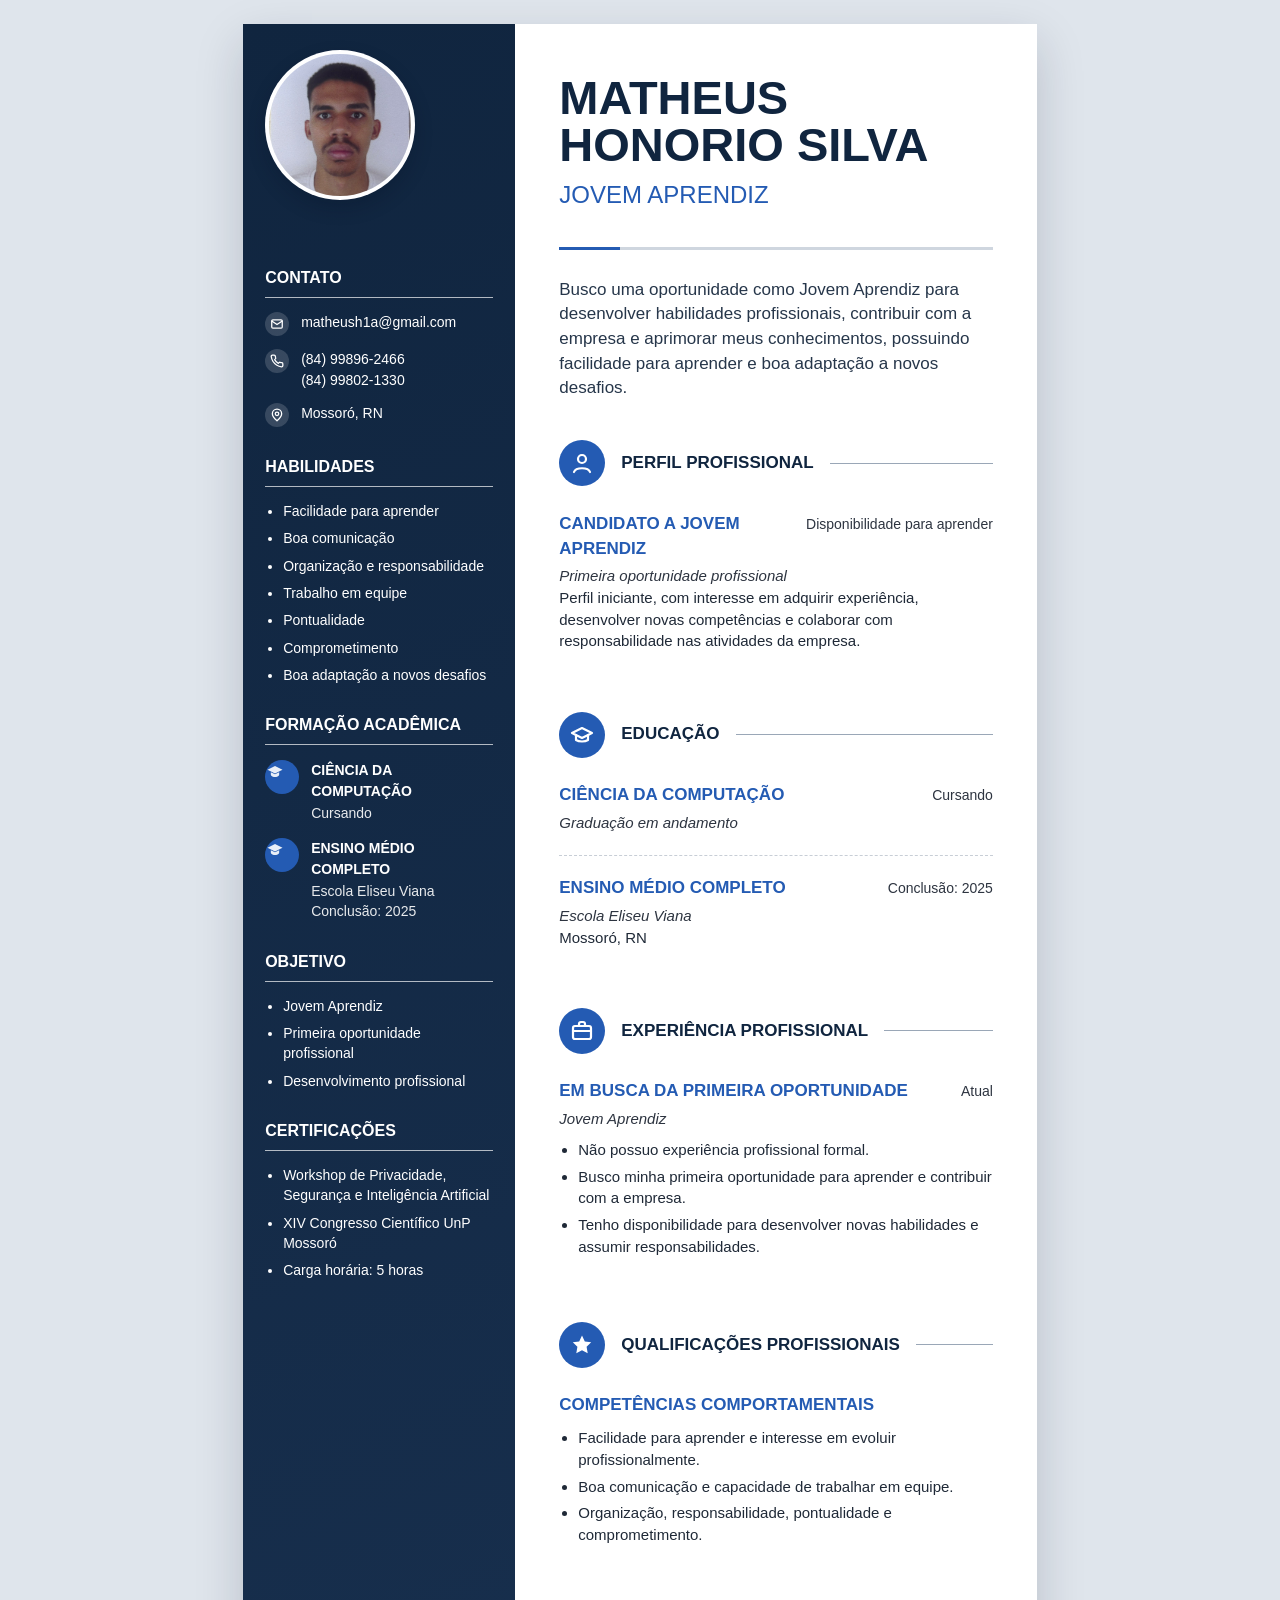
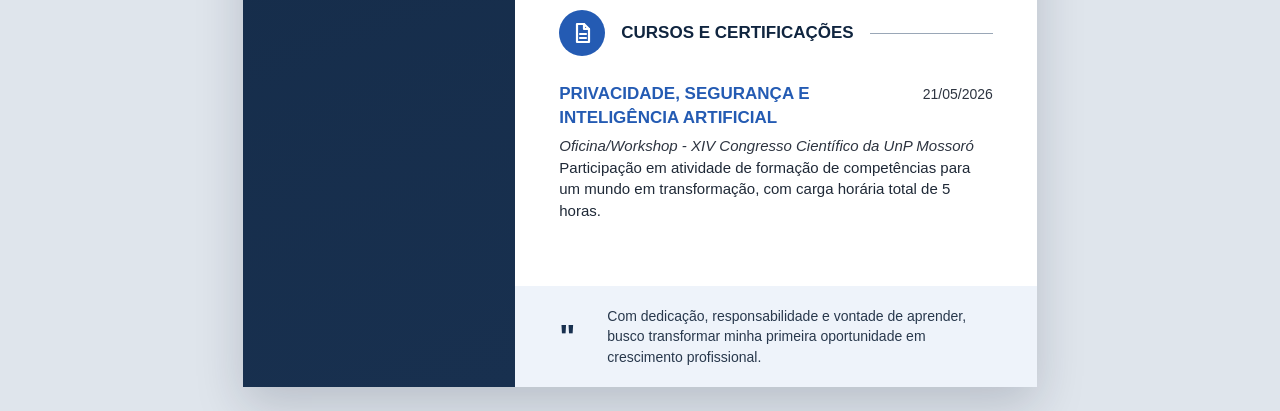
<file: Routine-X-main/Routine-X-main/assets/img/Currículo - Matheus Honorio Silva.html>
<!DOCTYPE html>
<html lang="pt-BR"><head>
<meta http-equiv="content-type" content="text/html; charset=UTF-8">
  <meta charset="UTF-8">
  <meta name="viewport" content="width=device-width, initial-scale=1.0">
  <title>Currículo - Matheus Honorio Silva</title>
  <style>
    :root {
      --navy: #18304f;
      --navy-dark: #10253f;
      --blue: #245bb3;
      --text: #1f2937;
      --muted: #586272;
      --line: #cfd6df;
      --paper: #ffffff;
      --soft: #eef3fa;
    }

    * {
      box-sizing: border-box;
    }

    body {
      margin: 0;
      min-height: 100vh;
      background: #dfe5ec;
      color: var(--text);
      font-family: Arial, Helvetica, sans-serif;
      line-height: 1.45;
    }

    .page {
      width: 210mm;
      min-height: 297mm;
      margin: 24px auto;
      display: grid;
      grid-template-columns: 72mm 1fr;
      background: var(--paper);
      box-shadow: 0 18px 45px rgba(15, 23, 42, 0.18);
      overflow: hidden;
    }

    .sidebar {
      background: linear-gradient(160deg, var(--navy-dark), var(--navy));
      color: #fff;
      padding: 26px 22px;
    }

    .avatar {
      width: 150px;
      height: 150px;
      margin: 0 auto 32px;
      border: 4px solid rgba(255, 255, 255, 0.9);
      border-radius: 50%;
      background: #f4f7fb;
      box-shadow: 0 8px 18px rgba(4, 14, 31, 0.22);
      object-fit: cover;
      object-position: 50% 30%;
    }

    .side-section {
      margin-top: 28px;
    }

    .side-title {
      margin: 0 0 14px;
      padding-bottom: 8px;
      border-bottom: 1px solid rgba(255, 255, 255, 0.68);
      color: #fff;
      font-size: 16px;
      font-weight: 800;
      letter-spacing: 0;
      text-transform: uppercase;
    }

    .contact-item {
      display: grid;
      grid-template-columns: 26px 1fr;
      gap: 10px;
      align-items: start;
      margin: 13px 0;
      font-size: 14px;
    }

    .contact-icon,
    .edu-icon {
      width: 24px;
      height: 24px;
      display: flex;
      align-items: center;
      justify-content: center;
      border-radius: 50%;
      background: rgba(255, 255, 255, 0.16);
      color: #fff;
      font-size: 12px;
      font-weight: 800;
    }

    .icon-svg {
      width: 1em;
      height: 1em;
      display: block;
      fill: none;
      stroke: currentColor;
      stroke-width: 2.2;
      stroke-linecap: round;
      stroke-linejoin: round;
    }

    .icon-fill {
      fill: currentColor;
      stroke: none;
    }

    .contact-icon .icon-svg {
      width: 14px;
      height: 14px;
    }

    .edu-icon .icon-svg {
      width: 20px;
      height: 20px;
      transform: translateY(1px);
    }

    .section-icon .icon-svg {
      width: 24px;
      height: 24px;
    }

    .side-list {
      margin: 0;
      padding-left: 18px;
      font-size: 14px;
    }

    .side-list li {
      margin: 7px 0;
    }

    .education-card {
      display: grid;
      grid-template-columns: 34px 1fr;
      gap: 12px;
      align-items: start;
      margin-top: 15px;
      font-size: 14px;
    }

    .edu-icon {
      width: 34px;
      height: 34px;
      background: var(--blue);
      font-size: 14px;
    }

    .education-card strong {
      display: block;
      margin-bottom: 2px;
      text-transform: uppercase;
    }

    .education-card span {
      display: block;
      color: rgba(255, 255, 255, 0.9);
    }

    .content {
      padding: 50px 44px 0;
      position: relative;
    }

    .headline h1 {
      margin: 0;
      color: var(--navy-dark);
      font-size: 47px;
      line-height: 1;
      font-weight: 900;
      text-transform: uppercase;
      letter-spacing: 0;
    }

    .role {
      margin-top: 10px;
      color: var(--blue);
      font-size: 24px;
      font-weight: 500;
      text-transform: uppercase;
    }

    .accent-line {
      height: 3px;
      margin: 34px 0 28px;
      background: linear-gradient(90deg, var(--blue) 0 14%, var(--line) 14% 100%);
    }

    .summary {
      max-width: 540px;
      margin: 0 0 36px;
      color: #26364a;
      font-size: 17px;
    }

    .section {
      margin-top: 34px;
    }

    .section-header {
      display: grid;
      grid-template-columns: 46px max-content 1fr;
      gap: 16px;
      align-items: center;
      margin-bottom: 22px;
    }

    .section-icon {
      width: 46px;
      height: 46px;
      display: grid;
      place-items: center;
      border-radius: 50%;
      background: var(--blue);
      color: #fff;
      font-size: 20px;
      font-weight: 800;
    }

    .section-title {
      color: var(--navy-dark);
      font-size: 17px;
      font-weight: 900;
      text-transform: uppercase;
      white-space: nowrap;
    }

    .section-rule {
      height: 1px;
      background: #9aa7b7;
    }

    .entry {
      padding-bottom: 22px;
      margin-bottom: 20px;
      border-bottom: 1px dashed #c8ced6;
    }

    .entry:last-child {
      border-bottom: 0;
      margin-bottom: 0;
    }

    .entry-top {
      display: flex;
      justify-content: space-between;
      gap: 18px;
      align-items: baseline;
      margin-bottom: 4px;
    }

    .entry-title {
      margin: 0;
      color: var(--blue);
      font-size: 17px;
      font-weight: 900;
      text-transform: uppercase;
    }

    .entry-date {
      color: #2d3440;
      font-size: 14px;
      white-space: nowrap;
    }

    .entry-subtitle {
      margin: 0 0 10px;
      color: #2d3440;
      font-size: 15px;
      font-style: italic;
    }

    .entry p {
      margin: 0;
      font-size: 15px;
    }

    .entry ul {
      margin: 9px 0 0;
      padding-left: 19px;
      font-size: 15px;
    }

    .entry li {
      margin: 5px 0;
    }

    .quote {
      margin: 42px -44px 0;
      padding: 20px 44px;
      display: grid;
      grid-template-columns: 36px 1fr;
      gap: 12px;
      align-items: center;
      background: var(--soft);
      color: #28384c;
      font-size: 14px;
    }

    .quote-mark {
      color: var(--navy);
      font-size: 34px;
      font-weight: 900;
      line-height: 1;
    }

    @media print {
      body {
        background: #fff;
      }

      .page {
        width: 210mm;
        min-height: 297mm;
        margin: 0;
        box-shadow: none;
      }
    }

    @media (max-width: 820px) {
      .page {
        width: 100%;
        min-height: auto;
        margin: 0;
        grid-template-columns: 1fr;
      }

      .content {
        padding: 36px 24px 0;
      }

      .headline h1 {
        font-size: 36px;
      }

      .role {
        font-size: 19px;
      }

      .section-header {
        grid-template-columns: 42px 1fr;
      }

      .section-rule {
        grid-column: 1 / -1;
      }

      .entry-top {
        display: block;
      }

      .entry-date {
        display: block;
        margin-top: 4px;
      }

      .quote {
        margin-left: -24px;
        margin-right: -24px;
        padding-left: 24px;
        padding-right: 24px;
      }
    }
  </style>
</head>
<body>
  <main class="page">
    <aside class="sidebar">
      <img class="avatar" src="Curr%C3%ADculo%20-%20Matheus%20Honorio%20Silva_files/matheus-foto.png" alt="Foto de Matheus Honorio Silva">

      <section class="side-section">
        <h2 class="side-title">Contato</h2>
        <div class="contact-item">
          <span class="contact-icon">
            <svg class="icon-svg" viewBox="0 0 24 24" aria-hidden="true">
              <rect x="3" y="5" width="18" height="14" rx="2"></rect>
              <path d="m3 7 9 6 9-6"></path>
            </svg>
          </span>
          <span>matheush1a@gmail.com</span>
        </div>
        <div class="contact-item">
          <span class="contact-icon">
            <svg class="icon-svg" viewBox="0 0 24 24" aria-hidden="true">
              <path d="M22 16.92v3a2 2 0 0 1-2.18 2 19.8 19.8 0 0 1-8.63-3.07 19.5 19.5 0 0 1-6-6A19.8 19.8 0 0 1 2.12 4.2 2 2 0 0 1 4.11 2h3a2 2 0 0 1 2 1.72c.12.88.32 1.73.59 2.55a2 2 0 0 1-.45 2.11L8 9.63a16 16 0 0 0 6.37 6.37l1.25-1.25a2 2 0 0 1 2.11-.45c.82.27 1.67.47 2.55.59A2 2 0 0 1 22 16.92z"></path>
            </svg>
          </span>
          <span>(84) 99896-2466<br>(84) 99802-1330</span>
        </div>
        <div class="contact-item">
          <span class="contact-icon">
            <svg class="icon-svg" viewBox="0 0 24 24" aria-hidden="true">
              <path d="M20 10c0 5-8 12-8 12S4 15 4 10a8 8 0 1 1 16 0z"></path>
              <circle cx="12" cy="10" r="3"></circle>
            </svg>
          </span>
          <span>Mossoró, RN</span>
        </div>
      </section>

      <section class="side-section">
        <h2 class="side-title">Habilidades</h2>
        <ul class="side-list">
          <li>Facilidade para aprender</li>
          <li>Boa comunicação</li>
          <li>Organização e responsabilidade</li>
          <li>Trabalho em equipe</li>
          <li>Pontualidade</li>
          <li>Comprometimento</li>
          <li>Boa adaptação a novos desafios</li>
        </ul>
      </section>

      <section class="side-section">
        <h2 class="side-title">Formação Acadêmica</h2>
        <div class="education-card">
          <span class="edu-icon">
            <svg class="icon-svg icon-fill" viewBox="0 0 24 24" aria-hidden="true">
              <path d="M12 6 3 10.5 12 15l9-4.5L12 6z"></path>
              <path d="M7 13.5v3c0 1.6 3.2 2.8 5 2.8s5-1.2 5-2.8v-3L12 16l-5-2.5z"></path>
            </svg>
          </span>
          <div>
            <strong>Ciência da Computação</strong>
            <span>Cursando</span>
          </div>
        </div>
        <div class="education-card">
          <span class="edu-icon">
            <svg class="icon-svg icon-fill" viewBox="0 0 24 24" aria-hidden="true">
              <path d="M12 6 3 10.5 12 15l9-4.5L12 6z"></path>
              <path d="M7 13.5v3c0 1.6 3.2 2.8 5 2.8s5-1.2 5-2.8v-3L12 16l-5-2.5z"></path>
            </svg>
          </span>
          <div>
            <strong>Ensino Médio Completo</strong>
            <span>Escola Eliseu Viana</span>
            <span>Conclusão: 2025</span>
          </div>
        </div>
      </section>

      <section class="side-section">
        <h2 class="side-title">Objetivo</h2>
        <ul class="side-list">
          <li>Jovem Aprendiz</li>
          <li>Primeira oportunidade profissional</li>
          <li>Desenvolvimento profissional</li>
        </ul>
      </section>

      <section class="side-section">
        <h2 class="side-title">Certificações</h2>
        <ul class="side-list">
          <li>Workshop de Privacidade, Segurança e Inteligência Artificial</li>
          <li>XIV Congresso Científico UnP Mossoró</li>
          <li>Carga horária: 5 horas</li>
        </ul>
      </section>
    </aside>

    <section class="content">
      <header class="headline">
        <h1>Matheus Honorio Silva</h1>
        <div class="role">Jovem Aprendiz</div>
      </header>

      <div class="accent-line"></div>

      <p class="summary">
        Busco uma oportunidade como Jovem Aprendiz para desenvolver habilidades profissionais,
        contribuir com a empresa e aprimorar meus conhecimentos, possuindo facilidade para
        aprender e boa adaptação a novos desafios.
      </p>

      <section class="section">
        <div class="section-header">
          <span class="section-icon">
            <svg class="icon-svg" viewBox="0 0 24 24" aria-hidden="true">
              <circle cx="12" cy="8" r="4"></circle>
              <path d="M4 21c1.8-5 14.2-5 16 0"></path>
            </svg>
          </span>
          <h2 class="section-title">Perfil Profissional</h2>
          <span class="section-rule"></span>
        </div>

        <article class="entry">
          <div class="entry-top">
            <h3 class="entry-title">Candidato a Jovem Aprendiz</h3>
            <span class="entry-date">Disponibilidade para aprender</span>
          </div>
          <p class="entry-subtitle">Primeira oportunidade profissional</p>
          <p>
            Perfil iniciante, com interesse em adquirir experiência, desenvolver novas
            competências e colaborar com responsabilidade nas atividades da empresa.
          </p>
        </article>
      </section>

      <section class="section">
        <div class="section-header">
          <span class="section-icon">
            <svg class="icon-svg" viewBox="0 0 24 24" aria-hidden="true">
              <path d="M22 10 12 5 2 10l10 5 10-5z"></path>
              <path d="M6 12v5c3 2 9 2 12 0v-5"></path>
            </svg>
          </span>
          <h2 class="section-title">Educação</h2>
          <span class="section-rule"></span>
        </div>

        <article class="entry">
          <div class="entry-top">
            <h3 class="entry-title">Ciência da Computação</h3>
            <span class="entry-date">Cursando</span>
          </div>
          <p class="entry-subtitle">Graduação em andamento</p>
        </article>

        <article class="entry">
          <div class="entry-top">
            <h3 class="entry-title">Ensino Médio Completo</h3>
            <span class="entry-date">Conclusão: 2025</span>
          </div>
          <p class="entry-subtitle">Escola Eliseu Viana</p>
          <p>Mossoró, RN</p>
        </article>
      </section>

      <section class="section">
        <div class="section-header">
          <span class="section-icon">
            <svg class="icon-svg" viewBox="0 0 24 24" aria-hidden="true">
              <rect x="3" y="7" width="18" height="13" rx="2"></rect>
              <path d="M9 7V5a2 2 0 0 1 2-2h2a2 2 0 0 1 2 2v2"></path>
              <path d="M3 12h18"></path>
            </svg>
          </span>
          <h2 class="section-title">Experiência Profissional</h2>
          <span class="section-rule"></span>
        </div>

        <article class="entry">
          <div class="entry-top">
            <h3 class="entry-title">Em busca da primeira oportunidade</h3>
            <span class="entry-date">Atual</span>
          </div>
          <p class="entry-subtitle">Jovem Aprendiz</p>
          <ul>
            <li>Não possuo experiência profissional formal.</li>
            <li>Busco minha primeira oportunidade para aprender e contribuir com a empresa.</li>
            <li>Tenho disponibilidade para desenvolver novas habilidades e assumir responsabilidades.</li>
          </ul>
        </article>
      </section>

      <section class="section">
        <div class="section-header">
          <span class="section-icon">
            <svg class="icon-svg icon-fill" viewBox="0 0 24 24" aria-hidden="true">
              <path d="m12 2.6 2.8 5.8 6.4.9-4.6 4.5 1.1 6.4-5.7-3-5.7 3 1.1-6.4-4.6-4.5 6.4-.9L12 2.6z"></path>
            </svg>
          </span>
          <h2 class="section-title">Qualificações Profissionais</h2>
          <span class="section-rule"></span>
        </div>

        <article class="entry">
          <div class="entry-top">
            <h3 class="entry-title">Competências Comportamentais</h3>
          </div>
          <ul>
            <li>Facilidade para aprender e interesse em evoluir profissionalmente.</li>
            <li>Boa comunicação e capacidade de trabalhar em equipe.</li>
            <li>Organização, responsabilidade, pontualidade e comprometimento.</li>
          </ul>
        </article>
      </section>

      <section class="section">
        <div class="section-header">
          <span class="section-icon">
            <svg class="icon-svg" viewBox="0 0 24 24" aria-hidden="true">
              <path d="M7 3h7l5 5v13H7z"></path>
              <path d="M14 3v5h5"></path>
              <path d="M10 13h6"></path>
              <path d="M10 17h6"></path>
            </svg>
          </span>
          <h2 class="section-title">Cursos e Certificações</h2>
          <span class="section-rule"></span>
        </div>

        <article class="entry">
          <div class="entry-top">
            <h3 class="entry-title">Privacidade, Segurança e Inteligência Artificial</h3>
            <span class="entry-date">21/05/2026</span>
          </div>
          <p class="entry-subtitle">Oficina/Workshop - XIV Congresso Científico da UnP Mossoró</p>
          <p>
            Participação em atividade de formação de competências para um mundo em transformação,
            com carga horária total de 5 horas.
          </p>
        </article>
      </section>

      <footer class="quote">
        <span class="quote-mark">"</span>
        <span>Com dedicação, responsabilidade e vontade de aprender, 
busco transformar minha primeira oportunidade em crescimento 
profissional.</span>
      </footer>
    </section>
  </main>
<!-- Code injected by live-server -->
<script>
	// <![CDATA[  <-- For SVG support
	if ('WebSocket' in window) {
		(function () {
			function refreshCSS() {
				var sheets = [].slice.call(document.getElementsByTagName("link"));
				var head = document.getElementsByTagName("head")[0];
				for (var i = 0; i < sheets.length; ++i) {
					var elem = sheets[i];
					var parent = elem.parentElement || head;
					parent.removeChild(elem);
					var rel = elem.rel;
					if (elem.href && typeof rel != "string" || rel.length == 0 || rel.toLowerCase() == "stylesheet") {
						var url = elem.href.replace(/(&|\?)_cacheOverride=\d+/, '');
						elem.href = url + (url.indexOf('?') >= 0 ? '&' : '?') + '_cacheOverride=' + (new Date().valueOf());
					}
					parent.appendChild(elem);
				}
			}
			var protocol = window.location.protocol === 'http:' ? 'ws://' : 'wss://';
			var address = protocol + window.location.host + window.location.pathname + '/ws';
			var socket = new WebSocket(address);
			socket.onmessage = function (msg) {
				if (msg.data == 'reload') window.location.reload();
				else if (msg.data == 'refreshcss') refreshCSS();
			};
			if (sessionStorage && !sessionStorage.getItem('IsThisFirstTime_Log_From_LiveServer')) {
				console.log('Live reload enabled.');
				sessionStorage.setItem('IsThisFirstTime_Log_From_LiveServer', true);
			}
		})();
	}
	else {
		console.error('Upgrade your browser. This Browser is NOT supported WebSocket for Live-Reloading.');
	}
	// ]]>
</script>


</body></html>
</file>
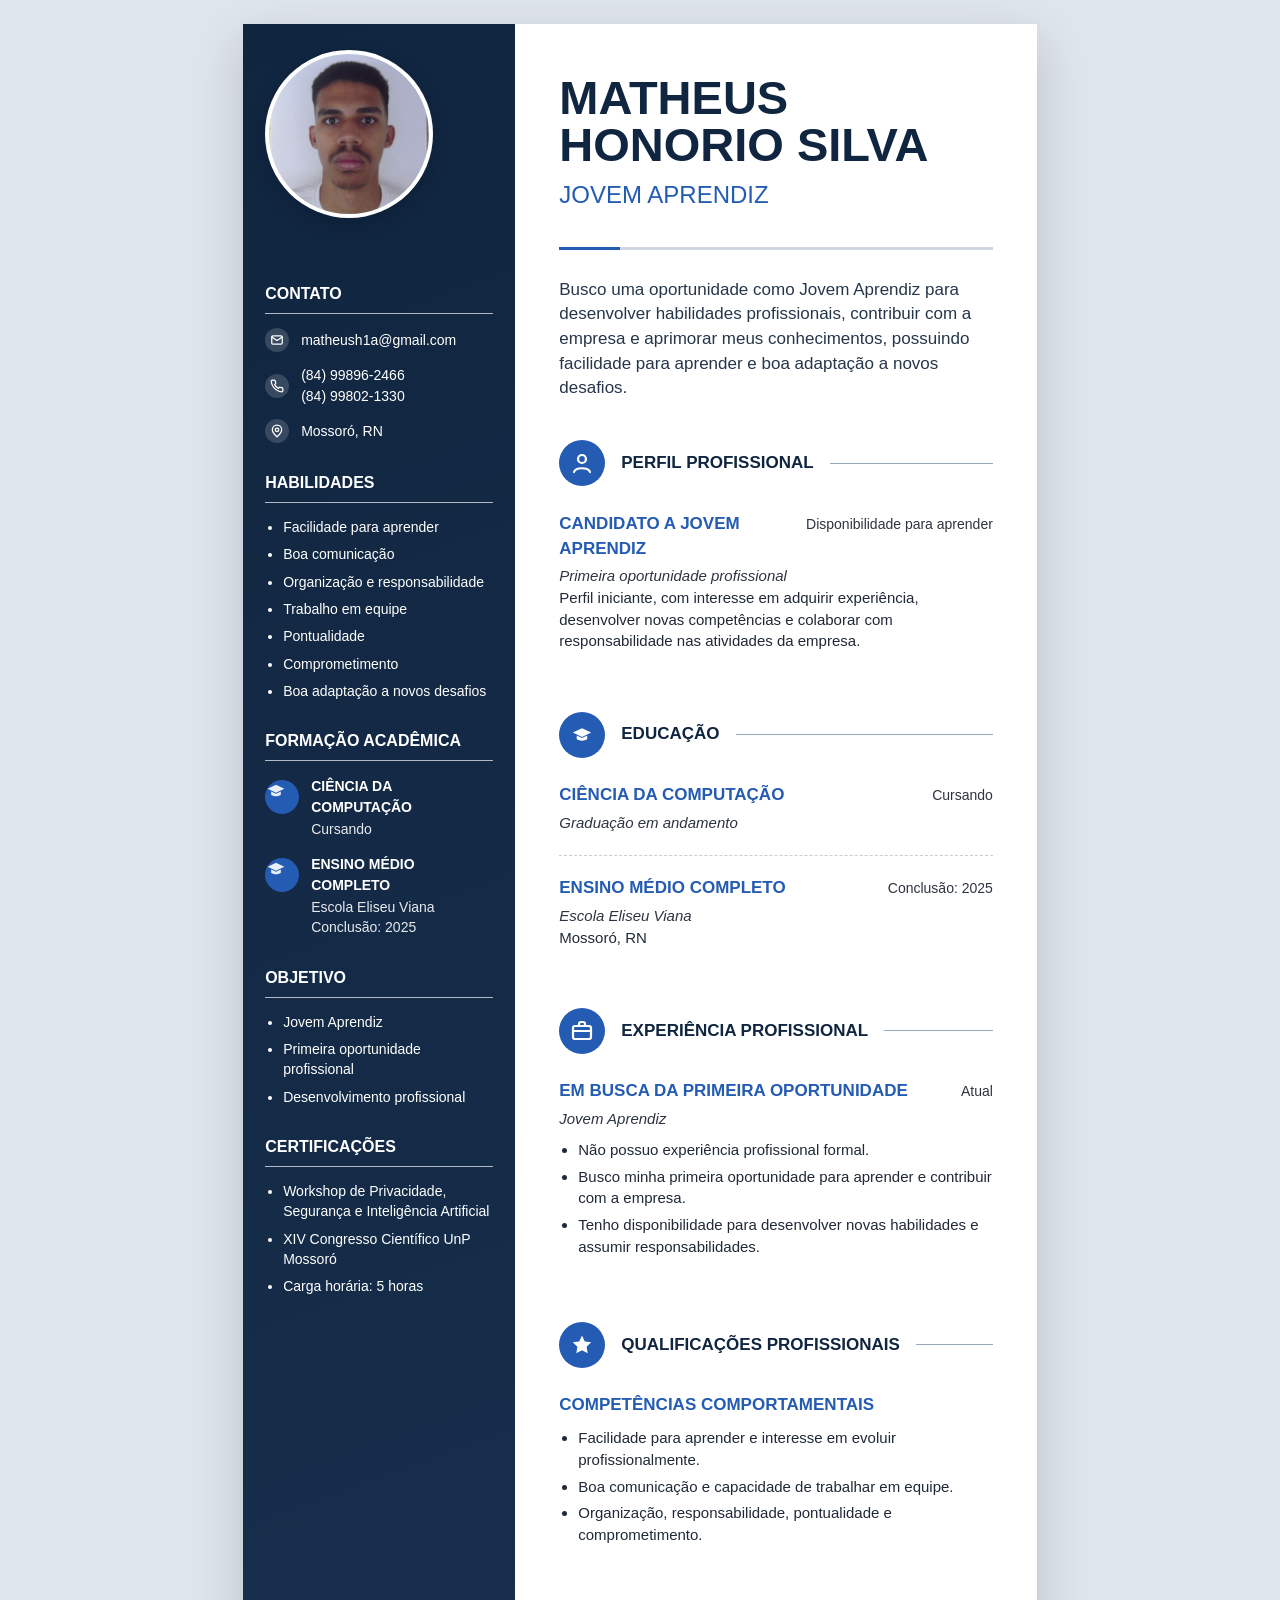
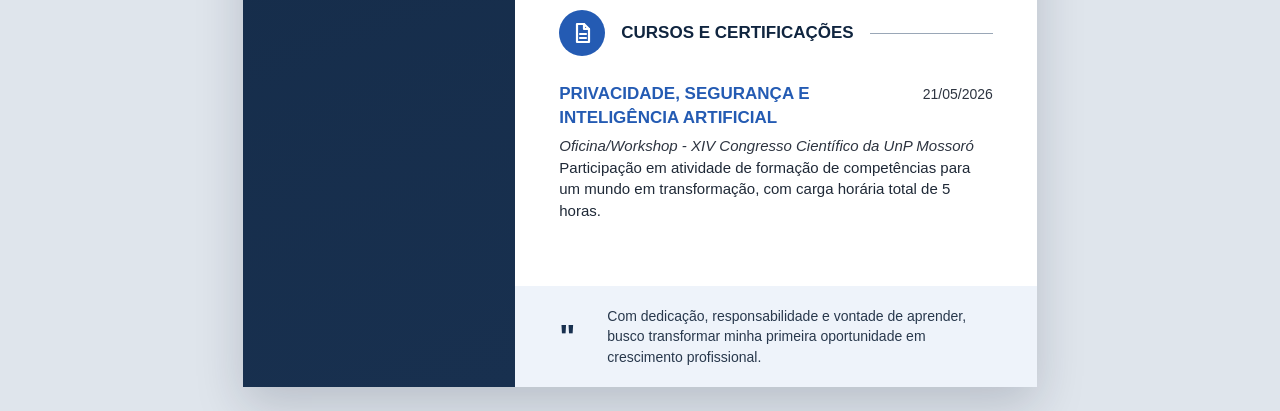
<file: Routine-X-main/Routine-X-main/assets/img/Modelo de Currículo.html>
<!DOCTYPE html>
<html lang="pt-BR">
<head>
  <meta charset="UTF-8">
  <meta name="viewport" content="width=device-width, initial-scale=1.0">
  <title>Currículo - Matheus Honorio Silva</title>
  <style>
    :root {
      --navy: #18304f;
      --navy-dark: #10253f;
      --blue: #245bb3;
      --text: #1f2937;
      --muted: #586272;
      --line: #cfd6df;
      --paper: #ffffff;
      --soft: #eef3fa;
    }

    * {
      box-sizing: border-box;
    }

    body {
      margin: 0;
      min-height: 100vh;
      background: #dfe5ec;
      color: var(--text);
      font-family: Arial, Helvetica, sans-serif;
      line-height: 1.45;
    }

    .page {
      width: 210mm;
      min-height: 297mm;
      margin: 24px auto;
      display: grid;
      grid-template-columns: 72mm 1fr;
      background: var(--paper);
      box-shadow: 0 18px 45px rgba(15, 23, 42, 0.18);
      overflow: hidden;
    }

    .sidebar {
      background: linear-gradient(160deg, var(--navy-dark), var(--navy));
      color: #fff;
      padding: 26px 22px;
    }

    .avatar {
      width: 168px;
      height: 168px;
      margin: 0 auto 30px;
      border: 4px solid rgba(255, 255, 255, 0.9);
      border-radius: 50%;
      background: #f4f7fb;
      box-shadow: 0 8px 18px rgba(4, 14, 31, 0.22);
      object-fit: cover;
      object-position: 50% 34%;
    }

    .side-section {
      margin-top: 28px;
    }

    .side-title {
      margin: 0 0 14px;
      padding-bottom: 8px;
      border-bottom: 1px solid rgba(255, 255, 255, 0.68);
      color: #fff;
      font-size: 16px;
      font-weight: 800;
      letter-spacing: 0;
      text-transform: uppercase;
    }

    .contact-item {
      display: grid;
      grid-template-columns: 26px 1fr;
      gap: 10px;
      align-items: center;
      margin: 13px 0;
      font-size: 14px;
    }

    .contact-icon,
    .edu-icon {
      width: 24px;
      height: 24px;
      display: flex;
      align-items: center;
      justify-content: center;
      border-radius: 50%;
      background: rgba(255, 255, 255, 0.16);
      color: #fff;
      font-size: 12px;
      font-weight: 800;
    }

    .icon-svg {
      width: 1em;
      height: 1em;
      display: block;
      fill: none;
      stroke: currentColor;
      stroke-width: 2.2;
      stroke-linecap: round;
      stroke-linejoin: round;
    }

    .icon-fill {
      fill: currentColor;
      stroke: none;
    }

    .contact-icon .icon-svg {
      width: 14px;
      height: 14px;
    }

    .edu-icon .icon-svg {
      width: 22px;
      height: 22px;
    }

    .section-icon .icon-svg {
      width: 24px;
      height: 24px;
    }

    .side-list {
      margin: 0;
      padding-left: 18px;
      font-size: 14px;
    }

    .side-list li {
      margin: 7px 0;
    }

    .education-card {
      display: grid;
      grid-template-columns: 34px 1fr;
      gap: 12px;
      align-items: start;
      margin-top: 15px;
      font-size: 14px;
    }

    .edu-icon {
      width: 34px;
      height: 34px;
      background: var(--blue);
      font-size: 14px;
      margin-top: 4px;
    }

    .education-card strong {
      display: block;
      margin-bottom: 2px;
      text-transform: uppercase;
    }

    .education-card span {
      display: block;
      color: rgba(255, 255, 255, 0.9);
    }

    .content {
      padding: 50px 44px 0;
      position: relative;
    }

    .headline h1 {
      margin: 0;
      color: var(--navy-dark);
      font-size: 47px;
      line-height: 1;
      font-weight: 900;
      text-transform: uppercase;
      letter-spacing: 0;
    }

    .role {
      margin-top: 10px;
      color: var(--blue);
      font-size: 24px;
      font-weight: 500;
      text-transform: uppercase;
    }

    .accent-line {
      height: 3px;
      margin: 34px 0 28px;
      background: linear-gradient(90deg, var(--blue) 0 14%, var(--line) 14% 100%);
    }

    .summary {
      max-width: 540px;
      margin: 0 0 36px;
      color: #26364a;
      font-size: 17px;
    }

    .section {
      margin-top: 34px;
    }

    .section-header {
      display: grid;
      grid-template-columns: 46px max-content 1fr;
      gap: 16px;
      align-items: center;
      margin-bottom: 22px;
    }

    .section-icon {
      width: 46px;
      height: 46px;
      display: flex;
      align-items: center;
      justify-content: center;
      border-radius: 50%;
      background: var(--blue);
      color: #fff;
      font-size: 20px;
      font-weight: 800;
    }

    .section-title {
      color: var(--navy-dark);
      font-size: 17px;
      font-weight: 900;
      text-transform: uppercase;
      white-space: nowrap;
    }

    .section-rule {
      height: 1px;
      background: #9aa7b7;
    }

    .entry {
      padding-bottom: 22px;
      margin-bottom: 20px;
      border-bottom: 1px dashed #c8ced6;
    }

    .entry:last-child {
      border-bottom: 0;
      margin-bottom: 0;
    }

    .entry-top {
      display: flex;
      justify-content: space-between;
      gap: 18px;
      align-items: baseline;
      margin-bottom: 4px;
    }

    .entry-title {
      margin: 0;
      color: var(--blue);
      font-size: 17px;
      font-weight: 900;
      text-transform: uppercase;
    }

    .entry-date {
      color: #2d3440;
      font-size: 14px;
      white-space: nowrap;
    }

    .entry-subtitle {
      margin: 0 0 10px;
      color: #2d3440;
      font-size: 15px;
      font-style: italic;
    }

    .entry p {
      margin: 0;
      font-size: 15px;
    }

    .entry ul {
      margin: 9px 0 0;
      padding-left: 19px;
      font-size: 15px;
    }

    .entry li {
      margin: 5px 0;
    }

    .quote {
      margin: 42px -44px 0;
      padding: 20px 44px;
      display: grid;
      grid-template-columns: 36px 1fr;
      gap: 12px;
      align-items: center;
      background: var(--soft);
      color: #28384c;
      font-size: 14px;
    }

    .quote-mark {
      color: var(--navy);
      font-size: 34px;
      font-weight: 900;
      line-height: 1;
    }

    @page {
      size: A4;
      margin: 0;
    }

    @media print {
      * {
        -webkit-print-color-adjust: exact;
        print-color-adjust: exact;
      }

      html,
      body {
        width: 210mm;
        height: 297mm;
        margin: 0;
        background: #fff;
      }

      .page {
        width: 210mm;
        height: 297mm;
        min-height: 297mm;
        max-height: 297mm;
        margin: 0;
        grid-template-columns: 68mm 1fr;
        box-shadow: none;
        overflow: hidden;
      }

      .sidebar {
        padding: 22px 18px;
      }

      .avatar {
        width: 146px;
        height: 146px;
        margin-bottom: 18px;
      }

      .side-section {
        margin-top: 20px;
      }

      .side-title {
        margin-bottom: 10px;
        padding-bottom: 6px;
        font-size: 14px;
      }

      .contact-item {
        margin: 9px 0;
        font-size: 12px;
      }

      .side-list {
        font-size: 12px;
      }

      .side-list li {
        margin: 5px 0;
      }

      .education-card {
        gap: 9px;
        margin-top: 11px;
        font-size: 12px;
      }

      .content {
        padding: 36px 34px 0;
      }

      .headline h1 {
        font-size: 38px;
      }

      .role {
        font-size: 20px;
      }

      .accent-line {
        margin: 24px 0 20px;
      }

      .summary {
        margin-bottom: 24px;
        font-size: 14px;
      }

      .section {
        margin-top: 20px;
      }

      .section-header {
        grid-template-columns: 40px max-content 1fr;
        gap: 12px;
        margin-bottom: 12px;
      }

      .section-icon {
        width: 40px;
        height: 40px;
      }

      .section-icon .icon-svg {
        width: 21px;
        height: 21px;
      }

      .section-title,
      .entry-title {
        font-size: 14px;
      }

      .entry {
        padding-bottom: 12px;
        margin-bottom: 10px;
      }

      .entry-date,
      .entry-subtitle,
      .entry p,
      .entry ul {
        font-size: 12px;
      }

      .entry-subtitle {
        margin-bottom: 6px;
      }

      .entry li {
        margin: 3px 0;
      }

      .quote {
        margin-top: 20px;
        padding-top: 14px;
        padding-bottom: 14px;
        font-size: 12px;
      }
    }

    @media screen and (max-width: 820px) {
      .page {
        width: 100%;
        min-height: auto;
        margin: 0;
        grid-template-columns: 1fr;
      }

      .content {
        padding: 36px 24px 0;
      }

      .headline h1 {
        font-size: 36px;
      }

      .role {
        font-size: 19px;
      }

      .section-header {
        grid-template-columns: 42px 1fr;
      }

      .section-rule {
        grid-column: 1 / -1;
      }

      .entry-top {
        display: block;
      }

      .entry-date {
        display: block;
        margin-top: 4px;
      }

      .quote {
        margin-left: -24px;
        margin-right: -24px;
        padding-left: 24px;
        padding-right: 24px;
      }
    }
  </style>
</head>
<body>
  <main class="page">
    <aside class="sidebar">
      <img class="avatar" src="Modelo de Currículo_files/matheus-foto.png" alt="Foto de Matheus Honorio Silva">

      <section class="side-section">
        <h2 class="side-title">Contato</h2>
        <div class="contact-item">
          <span class="contact-icon">
            <svg class="icon-svg" viewBox="0 0 24 24" aria-hidden="true">
              <rect x="3" y="5" width="18" height="14" rx="2"></rect>
              <path d="m3 7 9 6 9-6"></path>
            </svg>
          </span>
          <span>matheush1a@gmail.com</span>
        </div>
        <div class="contact-item">
          <span class="contact-icon">
            <svg class="icon-svg" viewBox="0 0 24 24" aria-hidden="true">
              <path d="M22 16.92v3a2 2 0 0 1-2.18 2 19.8 19.8 0 0 1-8.63-3.07 19.5 19.5 0 0 1-6-6A19.8 19.8 0 0 1 2.12 4.2 2 2 0 0 1 4.11 2h3a2 2 0 0 1 2 1.72c.12.88.32 1.73.59 2.55a2 2 0 0 1-.45 2.11L8 9.63a16 16 0 0 0 6.37 6.37l1.25-1.25a2 2 0 0 1 2.11-.45c.82.27 1.67.47 2.55.59A2 2 0 0 1 22 16.92z"></path>
            </svg>
          </span>
          <span>(84) 99896-2466<br>(84) 99802-1330</span>
        </div>
        <div class="contact-item">
          <span class="contact-icon">
            <svg class="icon-svg" viewBox="0 0 24 24" aria-hidden="true">
              <path d="M20 10c0 5-8 12-8 12S4 15 4 10a8 8 0 1 1 16 0z"></path>
              <circle cx="12" cy="10" r="3"></circle>
            </svg>
          </span>
          <span>Mossoró, RN</span>
        </div>
      </section>

      <section class="side-section">
        <h2 class="side-title">Habilidades</h2>
        <ul class="side-list">
          <li>Facilidade para aprender</li>
          <li>Boa comunicação</li>
          <li>Organização e responsabilidade</li>
          <li>Trabalho em equipe</li>
          <li>Pontualidade</li>
          <li>Comprometimento</li>
          <li>Boa adaptação a novos desafios</li>
        </ul>
      </section>

      <section class="side-section">
        <h2 class="side-title">Formação Acadêmica</h2>
        <div class="education-card">
          <span class="edu-icon">
            <svg class="icon-svg icon-fill" viewBox="0 0 100 100" aria-hidden="true">
              <path d="M50 22 12 40l38 18 38-18L50 22z"></path>
              <path d="M28 52v15c10 9 34 9 44 0V52L50 62 28 52z"></path>
            </svg>
          </span>
          <div>
            <strong>Ciência da Computação</strong>
            <span>Cursando</span>
          </div>
        </div>
        <div class="education-card">
          <span class="edu-icon">
            <svg class="icon-svg icon-fill" viewBox="0 0 100 100" aria-hidden="true">
              <path d="M50 22 12 40l38 18 38-18L50 22z"></path>
              <path d="M28 52v15c10 9 34 9 44 0V52L50 62 28 52z"></path>
            </svg>
          </span>
          <div>
            <strong>Ensino Médio Completo</strong>
            <span>Escola Eliseu Viana</span>
            <span>Conclusão: 2025</span>
          </div>
        </div>
      </section>

      <section class="side-section">
        <h2 class="side-title">Objetivo</h2>
        <ul class="side-list">
          <li>Jovem Aprendiz</li>
          <li>Primeira oportunidade profissional</li>
          <li>Desenvolvimento profissional</li>
        </ul>
      </section>

      <section class="side-section">
        <h2 class="side-title">Certificações</h2>
        <ul class="side-list">
          <li>Workshop de Privacidade, Segurança e Inteligência Artificial</li>
          <li>XIV Congresso Científico UnP Mossoró</li>
          <li>Carga horária: 5 horas</li>
        </ul>
      </section>
    </aside>

    <section class="content">
      <header class="headline">
        <h1>Matheus Honorio Silva</h1>
        <div class="role">Jovem Aprendiz</div>
      </header>

      <div class="accent-line"></div>

      <p class="summary">
        Busco uma oportunidade como Jovem Aprendiz para desenvolver habilidades profissionais,
        contribuir com a empresa e aprimorar meus conhecimentos, possuindo facilidade para
        aprender e boa adaptação a novos desafios.
      </p>

      <section class="section">
        <div class="section-header">
          <span class="section-icon">
            <svg class="icon-svg" viewBox="0 0 24 24" aria-hidden="true">
              <circle cx="12" cy="8" r="4"></circle>
              <path d="M4 21c1.8-5 14.2-5 16 0"></path>
            </svg>
          </span>
          <h2 class="section-title">Perfil Profissional</h2>
          <span class="section-rule"></span>
        </div>

        <article class="entry">
          <div class="entry-top">
            <h3 class="entry-title">Candidato a Jovem Aprendiz</h3>
            <span class="entry-date">Disponibilidade para aprender</span>
          </div>
          <p class="entry-subtitle">Primeira oportunidade profissional</p>
          <p>
            Perfil iniciante, com interesse em adquirir experiência, desenvolver novas
            competências e colaborar com responsabilidade nas atividades da empresa.
          </p>
        </article>
      </section>

      <section class="section">
        <div class="section-header">
          <span class="section-icon">
            <svg class="icon-svg icon-fill" viewBox="0 0 100 100" aria-hidden="true">
              <path d="M50 22 12 40l38 18 38-18L50 22z"></path>
              <path d="M28 52v15c10 9 34 9 44 0V52L50 62 28 52z"></path>
            </svg>
          </span>
          <h2 class="section-title">Educação</h2>
          <span class="section-rule"></span>
        </div>

        <article class="entry">
          <div class="entry-top">
            <h3 class="entry-title">Ciência da Computação</h3>
            <span class="entry-date">Cursando</span>
          </div>
          <p class="entry-subtitle">Graduação em andamento</p>
        </article>

        <article class="entry">
          <div class="entry-top">
            <h3 class="entry-title">Ensino Médio Completo</h3>
            <span class="entry-date">Conclusão: 2025</span>
          </div>
          <p class="entry-subtitle">Escola Eliseu Viana</p>
          <p>Mossoró, RN</p>
        </article>
      </section>

      <section class="section">
        <div class="section-header">
          <span class="section-icon">
            <svg class="icon-svg" viewBox="0 0 24 24" aria-hidden="true">
              <rect x="3" y="7" width="18" height="13" rx="2"></rect>
              <path d="M9 7V5a2 2 0 0 1 2-2h2a2 2 0 0 1 2 2v2"></path>
              <path d="M3 12h18"></path>
            </svg>
          </span>
          <h2 class="section-title">Experiência Profissional</h2>
          <span class="section-rule"></span>
        </div>

        <article class="entry">
          <div class="entry-top">
            <h3 class="entry-title">Em busca da primeira oportunidade</h3>
            <span class="entry-date">Atual</span>
          </div>
          <p class="entry-subtitle">Jovem Aprendiz</p>
          <ul>
            <li>Não possuo experiência profissional formal.</li>
            <li>Busco minha primeira oportunidade para aprender e contribuir com a empresa.</li>
            <li>Tenho disponibilidade para desenvolver novas habilidades e assumir responsabilidades.</li>
          </ul>
        </article>
      </section>

      <section class="section">
        <div class="section-header">
          <span class="section-icon">
            <svg class="icon-svg icon-fill" viewBox="0 0 24 24" aria-hidden="true">
              <path d="m12 2.6 2.8 5.8 6.4.9-4.6 4.5 1.1 6.4-5.7-3-5.7 3 1.1-6.4-4.6-4.5 6.4-.9L12 2.6z"></path>
            </svg>
          </span>
          <h2 class="section-title">Qualificações Profissionais</h2>
          <span class="section-rule"></span>
        </div>

        <article class="entry">
          <div class="entry-top">
            <h3 class="entry-title">Competências Comportamentais</h3>
          </div>
          <ul>
            <li>Facilidade para aprender e interesse em evoluir profissionalmente.</li>
            <li>Boa comunicação e capacidade de trabalhar em equipe.</li>
            <li>Organização, responsabilidade, pontualidade e comprometimento.</li>
          </ul>
        </article>
      </section>

      <section class="section">
        <div class="section-header">
          <span class="section-icon">
            <svg class="icon-svg" viewBox="0 0 24 24" aria-hidden="true">
              <path d="M7 3h7l5 5v13H7z"></path>
              <path d="M14 3v5h5"></path>
              <path d="M10 13h6"></path>
              <path d="M10 17h6"></path>
            </svg>
          </span>
          <h2 class="section-title">Cursos e Certificações</h2>
          <span class="section-rule"></span>
        </div>

        <article class="entry">
          <div class="entry-top">
            <h3 class="entry-title">Privacidade, Segurança e Inteligência Artificial</h3>
            <span class="entry-date">21/05/2026</span>
          </div>
          <p class="entry-subtitle">Oficina/Workshop - XIV Congresso Científico da UnP Mossoró</p>
          <p>
            Participação em atividade de formação de competências para um mundo em transformação,
            com carga horária total de 5 horas.
          </p>
        </article>
      </section>

      <footer class="quote">
        <span class="quote-mark">"</span>
        <span>Com dedicação, responsabilidade e vontade de aprender, busco transformar minha primeira oportunidade em crescimento profissional.</span>
      </footer>
    </section>
  </main>
</body>
</html>
</file>
<file: Routine-X-main/Routine-X-main/styles.css>
:root {
  color-scheme: dark;
  --page-bg: #08090b;
  --surface: rgba(20, 21, 24, 0.88);
  --surface-strong: #181a1f;
  --field-bg: #101116;
  --text: #f7f7f8;
  --muted: #a8abb5;
  --line: #2a2d35;
  --line-strong: #3a3f4c;
  --accent: #ffffff;
  --accent-soft: rgba(255, 255, 255, 0.12);
  --danger: #ff6174;
  --focus: #7dd3fc;
}

* {
  box-sizing: border-box;
}

body {
  margin: 0;
  min-width: 320px;
  background: var(--page-bg);
  color: var(--text);
  font-family: Inter, ui-sans-serif, system-ui, -apple-system, BlinkMacSystemFont, "Segoe UI", sans-serif;
}

button,
input,
a {
  font: inherit;
}

a {
  color: inherit;
  text-decoration: none;
}

button {
  cursor: pointer;
}
</file>
<file: Routine-X-main/Routine-X-main/style.css>
:root {
  color-scheme: dark;
  --page-bg: #08090b;
  --card-bg: rgba(20, 21, 24, 0.9);
  --card-bg-strong: #181a1f;
  --dashboard-bg: #1a1f26;
  --dashboard-card: #222933;
  --dashboard-card-soft: #252d38;
  --timeline-dot-border: #222933;
  --field-bg: #101116;
  --field-hover-bg: #13151b;
  --text: #f7f7f8;
  --muted: #a7adba;
  --line: #2a2d35;
  --line-strong: #3b414d;
  --accent: #ffffff;
  --focus: #00b4d8;
  --danger: #ff6174;
  --success: #65e4a3;
  --shadow: rgba(0, 0, 0, 0.44);
  --glass: rgba(255, 255, 255, 0.06);
  --glass-strong: rgba(255, 255, 255, 0.1);
  --premium-gradient: linear-gradient(135deg, #00b4d8, #7c3aed);
  --routine-bg: #1a1f26;
  --routine-surface: #222933;
  --routine-surface-soft: #252d38;
  --routine-text: #f7f7f8;
  --routine-muted: #a7adba;
  --routine-day-text: #d9e7f5;
  --routine-day-muted: #9fb1c5;
  --routine-tooltip-bg: rgba(20, 27, 36, 0.94);
  --routine-line: #3b414d;
  --routine-empty: #80899a;
  --routine-shadow: rgba(0, 0, 0, 0.24);
}

:root[data-theme="light"] {
  color-scheme: light;
  --page-bg: #f3f6fb;
  --card-bg: #ffffff;
  --card-bg-strong: #eef3f8;
  --dashboard-bg: #f3f6fb;
  --dashboard-card: #ffffff;
  --dashboard-card-soft: #eef3f8;
  --timeline-dot-border: #ffffff;
  --field-bg: #ffffff;
  --field-hover-bg: #f8fafc;
  --text: #17202a;
  --muted: #5d6b7a;
  --line: #d8e0ea;
  --line-strong: #b9c6d4;
  --accent: #17202a;
  --focus: #0077b6;
  --danger: #d62839;
  --success: #16855a;
  --shadow: rgba(20, 32, 44, 0.12);
  --glass: rgba(255, 255, 255, 0.78);
  --glass-strong: rgba(255, 255, 255, 0.94);
  --premium-gradient: linear-gradient(135deg, #0284c7, #7c3aed);
  --routine-bg: #f4f7fb;
  --routine-surface: #ffffff;
  --routine-surface-soft: #f8fafc;
  --routine-text: #17202a;
  --routine-muted: #64748b;
  --routine-day-text: #203041;
  --routine-day-muted: #51647a;
  --routine-tooltip-bg: rgba(255, 255, 255, 0.96);
  --routine-line: #d8e0ea;
  --routine-empty: #94a3b8;
  --routine-shadow: rgba(15, 23, 42, 0.08);
}

.auth-container {
  min-height: 100vh;
  position: relative;
  display: grid;
  grid-template-columns: minmax(360px, 560px) minmax(340px, 420px);
  align-items: center;
  justify-content: center;
  gap: clamp(48px, 8vw, 150px);
  overflow: visible;
  padding: clamp(24px, 5vw, 72px);
  background:
    radial-gradient(circle at 8% 0%, rgba(0, 180, 216, 0.22), transparent 24%),
    radial-gradient(circle at 88% 82%, rgba(37, 99, 235, 0.2), transparent 30%),
    linear-gradient(120deg, #071012 0%, #05070c 48%, #080b12 100%);
  color: #f7f7f8;
}

.auth-container::before,
.auth-container::after {
  content: "";
  position: absolute;
  border-radius: 999px;
  pointer-events: none;
}

.auth-container::before {
  top: -180px;
  left: -90px;
  width: 460px;
  height: 460px;
  background: rgba(0, 180, 216, 0.14);
  filter: blur(1px);
}

.auth-container::after {
  right: -110px;
  bottom: -170px;
  width: 580px;
  height: 580px;
  background: rgba(37, 99, 235, 0.11);
}

.auth-showcase,
.auth-card {
  position: relative;
  z-index: 1;
}

.auth-showcase {
  min-height: 560px;
  display: flex;
  flex-direction: column;
  justify-content: center;
  padding: clamp(36px, 5vw, 58px);
  border: 1px solid rgba(96, 165, 250, 0.13);
  border-radius: 28px;
  background: rgba(16, 17, 26, 0.78);
  box-shadow: 0 28px 90px rgba(0, 0, 0, 0.42);
  backdrop-filter: blur(18px);
}

.brand-lockup,
.auth-brand,
.sidebar-logo {
  display: flex;
  align-items: center;
  gap: 16px;
}

.brand-symbol {
  position: relative;
  display: inline-flex;
  align-items: center;
  min-width: 150px;
  height: 92px;
  flex: 0 0 auto;
}

.brand-check {
  position: relative;
  width: 96px;
  height: 68px;
  border: 9px solid color-mix(in srgb, #0b0d12 92%, #ffffff);
  border-right-color: transparent;
  border-radius: 28px 20px 20px 28px;
  filter: drop-shadow(0 12px 18px rgba(0, 0, 0, 0.18));
}

.brand-check::after {
  content: "";
  position: absolute;
  left: 23px;
  top: 22px;
  width: 42px;
  height: 22px;
  border-left: 10px solid #2563eb;
  border-bottom: 10px solid #2563eb;
  border-radius: 4px;
  transform: rotate(-45deg);
}

.brand-x {
  position: absolute;
  left: 86px;
  top: 8px;
  color: #2f7df6;
  font-size: 76px;
  font-weight: 1000;
  line-height: 1;
  letter-spacing: 0;
  text-shadow: 0 12px 22px rgba(47, 125, 246, 0.2);
}

.brand-symbol-compact {
  min-width: 58px;
  height: 40px;
}

.brand-symbol-compact .brand-check {
  width: 38px;
  height: 28px;
  border-width: 4px;
  border-radius: 12px 9px 9px 12px;
}

.brand-symbol-compact .brand-check::after {
  left: 8px;
  top: 8px;
  width: 17px;
  height: 9px;
  border-left-width: 4px;
  border-bottom-width: 4px;
}

.brand-symbol-compact .brand-x {
  left: 34px;
  top: 3px;
  font-size: 34px;
}

.brand-word {
  color: #ffffff;
  font-weight: 1000;
  letter-spacing: 0;
}

.brand-word span {
  color: #2f7df6;
}

.showcase-logo {
  align-items: flex-start;
  flex-direction: column;
  gap: 18px;
  margin: 0;
}

.showcase-logo .brand-word {
  font-size: clamp(48px, 6vw, 72px);
  line-height: 0.95;
}

.showcase-tagline {
  margin: 18px 0 92px;
  color: rgba(226, 232, 240, 0.82);
  font-size: clamp(17px, 2vw, 23px);
  font-weight: 500;
  letter-spacing: 0.16em;
  text-transform: uppercase;
}

.showcase-copy {
  display: grid;
  gap: 14px;
}

.showcase-copy span {
  color: #38bdf8;
  font-size: 14px;
  font-weight: 1000;
  letter-spacing: 0.14em;
  text-transform: uppercase;
}

.showcase-copy strong {
  max-width: 430px;
  color: #ffffff;
  font-size: clamp(34px, 4vw, 48px);
  line-height: 1.08;
}

.showcase-copy p {
  max-width: 470px;
  margin: 0;
  color: rgba(203, 213, 225, 0.86);
  font-size: 18px;
  line-height: 1.55;
}

.showcase-pills {
  display: flex;
  flex-wrap: wrap;
  gap: 14px;
  margin-top: 28px;
}

.showcase-pills span {
  min-width: 92px;
  padding: 10px 18px;
  border: 1px solid rgba(37, 99, 235, 0.62);
  border-radius: 999px;
  color: #dbeafe;
  font-size: 14px;
  font-weight: 900;
  text-align: center;
}

.auth-container[hidden],
.dashboard-shell[hidden],
.modal-backdrop[hidden] {
  display: none;
}

[hidden] {
  display: none !important;
  pointer-events: none !important;
}

.dashboard-header[hidden],
.timeline-section[hidden],
.dashboard-filterbar[hidden],
.progress-card[hidden] {
  display: none;
}

.auth-card {
  width: min(420px, 100%);
  padding: 44px;
  border: 1px solid rgba(56, 189, 248, 0.14);
  border-radius: 24px;
  background: rgba(8, 22, 28, 0.92);
  box-shadow: 0 28px 80px rgba(0, 0, 0, 0.48);
  backdrop-filter: blur(18px);
}

.auth-header {
  margin-bottom: 18px;
}

.auth-brand {
  display: inline-flex;
  align-items: center;
  gap: 12px;
  margin-bottom: 30px;
  color: #e5e7eb;
  font-size: 16px;
  font-weight: 1000;
}

.auth-brand .brand-word {
  color: #f8fafc;
}

.auth-title {
  margin: 0;
  color: #ffffff;
  font-size: 36px;
  line-height: 1.1;
}

.auth-subtitle {
  margin: 12px 0 0;
  color: #9ca3af;
  font-size: 16px;
  line-height: 1.5;
}

.auth-feedback {
  min-height: 18px;
  margin-bottom: 12px;
  color: var(--danger);
  font-size: 13px;
}

.auth-feedback.is-success {
  color: var(--success);
}

.auth-feedback:empty {
  min-height: 0;
  margin-bottom: 8px;
}

.auth-form {
  display: grid;
  gap: 18px;
}

.auth-form[hidden] {
  display: none;
}

.auth-field {
  display: grid;
  gap: 8px;
  color: #cbd5e1;
  font-size: 13px;
  font-weight: 900;
}

.auth-input,
.task-form input,
.task-form select,
.date-filter input,
.date-filter select,
.task-expand-panel input,
.task-expand-panel select {
  width: 100%;
  min-height: 46px;
  padding: 0 14px;
  border: 1px solid var(--line);
  border-radius: 8px;
  background: var(--field-bg);
  color: var(--text);
  outline: 2px solid transparent;
  transition: border-color 0.2s ease, box-shadow 0.2s ease, background 0.2s ease;
}

.auth-card .auth-input {
  min-height: 50px;
  border-color: rgba(71, 85, 105, 0.55);
  background: rgba(13, 12, 20, 0.88);
  color: #f8fafc;
}

.auth-card .auth-input:hover {
  border-color: rgba(59, 130, 246, 0.42);
  background: rgba(15, 18, 28, 0.92);
}

.auth-card .auth-input:focus {
  border-color: #2563eb;
  box-shadow: 0 0 0 4px rgba(37, 99, 235, 0.16);
}

.auth-input::placeholder,
.task-form input::placeholder,
.date-filter input::placeholder {
  color: #676d78;
}

.auth-input:hover,
.task-form input:hover,
.task-form select:hover,
.date-filter input:hover,
.date-filter select:hover,
.task-expand-panel input:hover,
.task-expand-panel select:hover {
  border-color: var(--line-strong);
  background: var(--field-hover-bg);
}

.auth-input:focus,
.task-form input:focus,
.task-form select:focus,
.date-filter input:focus,
.date-filter select:focus,
.task-expand-panel input:focus,
.task-expand-panel select:focus {
  border-color: var(--focus);
  box-shadow: 0 0 0 4px rgba(0, 180, 216, 0.13);
}

.auth-input:-webkit-autofill,
.task-form input:-webkit-autofill,
.date-filter input:-webkit-autofill,
.task-expand-panel input:-webkit-autofill {
  -webkit-text-fill-color: var(--text);
  caret-color: var(--text);
  box-shadow: 0 0 0 1000px var(--field-bg) inset;
  transition: background-color 9999s ease-out;
}

.auth-input:-webkit-autofill:focus,
.task-form input:-webkit-autofill:focus,
.date-filter input:-webkit-autofill:focus,
.task-expand-panel input:-webkit-autofill:focus {
  box-shadow:
    0 0 0 1000px var(--field-bg) inset,
    0 0 0 4px rgba(0, 180, 216, 0.13);
}

.password-control {
  position: relative;
}

.password-control .auth-input,
.password-control input {
  padding-right: 48px;
}

.password-toggle {
  position: absolute;
  top: 50%;
  right: 10px;
  width: 34px;
  height: 34px;
  display: grid;
  place-items: center;
  border: 0;
  border-radius: 8px;
  background: transparent;
  color: var(--muted);
  cursor: pointer;
  transform: translateY(-50%);
  transition: background 0.2s ease, color 0.2s ease;
}

.password-toggle:hover,
.password-toggle:focus-visible {
  background: rgba(255, 255, 255, 0.07);
  color: var(--text);
  outline: none;
}

.password-eye {
  width: 21px;
  height: 21px;
  fill: none;
  stroke: currentColor;
  stroke-linecap: round;
  stroke-linejoin: round;
  stroke-width: 1.9;
  pointer-events: none;
}

.password-eye-slash {
  opacity: 0;
  transition: opacity 0.2s ease;
}

.password-toggle.is-visible .password-eye-slash {
  opacity: 1;
}

.auth-button,
.modal-submit {
  width: 100%;
  min-height: 46px;
  border: 0;
  border-radius: 8px;
  background: var(--accent);
  color: #08090b;
  font-weight: 900;
  cursor: pointer;
  transition: transform 0.2s ease, box-shadow 0.2s ease, opacity 0.2s ease;
}

.auth-card .auth-button {
  min-height: 52px;
  margin-top: 8px;
  background: linear-gradient(135deg, #0ea5e9, #2563eb);
  color: #ffffff;
  box-shadow: 0 16px 34px rgba(37, 99, 235, 0.24);
}

.auth-card .auth-button:hover {
  box-shadow: 0 20px 42px rgba(37, 99, 235, 0.34);
}

.task-save-button {
  width: 100%;
  min-height: 46px;
  border: 0;
  border-radius: 8px;
  background: var(--success);
  color: #061116;
  font-weight: 900;
  cursor: pointer;
  transition: transform 0.2s ease, box-shadow 0.2s ease, opacity 0.2s ease;
}

.auth-button:hover,
.modal-submit:hover {
  transform: translateY(-1px);
  box-shadow: 0 14px 36px rgba(255, 255, 255, 0.12);
}

.task-save-button:hover {
  transform: translateY(-1px);
  box-shadow: 0 14px 36px color-mix(in srgb, var(--success) 28%, transparent);
}

.auth-button:active,
.modal-submit:active,
.task-save-button:active {
  transform: translateY(0);
  opacity: 0.88;
}

.auth-footer {
  display: flex;
  justify-content: center;
  gap: 8px;
  margin-top: 28px;
  color: #9ca3af;
  font-size: 14px;
}

.auth-link-button {
  padding: 0;
  border: 0;
  background: transparent;
  color: #60a5fa;
  font-weight: 800;
  cursor: pointer;
  transition: color 0.2s ease;
}

.auth-link-button:hover {
  color: #93c5fd;
}

.dashboard-shell {
  min-height: 100vh;
  display: grid;
  grid-template-columns: 272px minmax(0, 1fr);
  background: var(--dashboard-bg);
  color: var(--text);
  transition: grid-template-columns 0.28s ease;
}

.dashboard-shell.is-sidebar-collapsed {
  grid-template-columns: 84px minmax(0, 1fr);
}

.sidebar-toggle {
  position: fixed;
  top: 20px;
  left: 232px;
  z-index: 8;
  width: 42px;
  height: 42px;
  display: block;
  padding: 0;
  border: 1px solid var(--line);
  border-radius: 14px;
  background: var(--dashboard-card-soft);
  color: var(--text);
  box-shadow: 0 12px 28px color-mix(in srgb, var(--shadow) 28%, transparent);
  cursor: pointer;
  appearance: none;
  transition: left 0.28s ease, top 0.28s ease, background 0.2s ease, border-color 0.2s ease;
}

.sidebar-toggle span {
  position: absolute;
  left: 50%;
  width: 18px;
  height: 2px;
  display: block;
  border-radius: 999px;
  background: currentColor;
  transform: translateX(-50%);
}

.sidebar-toggle span:nth-child(1) {
  top: 13px;
}

.sidebar-toggle span:nth-child(2) {
  top: 20px;
}

.sidebar-toggle span:nth-child(3) {
  top: 27px;
}

.sidebar-toggle:hover,
.sidebar-toggle:focus-visible {
  border-color: var(--focus);
  background: var(--dashboard-card);
  outline: none;
}

.dashboard-shell.is-sidebar-collapsed .sidebar-toggle {
  top: 26px;
  left: 21px;
}

.dashboard-sidebar {
  position: sticky;
  top: 0;
  height: 100vh;
  display: flex;
  flex-direction: column;
  gap: 24px;
  padding: 28px 20px;
  border-right: 1px solid color-mix(in srgb, var(--line) 72%, transparent);
  background:
    radial-gradient(circle at 16% 0%, color-mix(in srgb, var(--focus) 8%, transparent), transparent 34%),
    linear-gradient(180deg, color-mix(in srgb, var(--dashboard-card) 90%, #10131b), var(--dashboard-card));
  box-shadow: 12px 0 42px color-mix(in srgb, var(--shadow) 24%, transparent);
  overflow: visible;
  transition: padding 0.28s ease, gap 0.28s ease;
}

.dashboard-shell.is-sidebar-collapsed .dashboard-sidebar {
  gap: 20px;
  padding: 108px 14px 28px;
}

.sidebar-logo {
  min-height: 48px;
  font-size: 22px;
  font-weight: 900;
}

.sidebar-user {
  display: flex;
  align-items: center;
  gap: 14px;
}

.sidebar-logo .brand-word {
  color: var(--text);
  font-size: 21px;
}

:root[data-theme="light"] .brand-check {
  border-color: #111827;
  border-right-color: transparent;
}

:root[data-theme="light"] .auth-brand .brand-word,
:root[data-theme="light"] .sidebar-logo .brand-word {
  color: var(--text);
}

.sidebar-avatar {
  display: grid;
  place-items: center;
  background: linear-gradient(135deg, var(--focus), #9b59b6);
  color: #ffffff;
  font-weight: 900;
}

.sidebar-avatar {
  width: 52px;
  height: 52px;
  overflow: hidden;
  border-radius: 999px;
  font-size: 13px;
}

.sidebar-avatar img {
  width: 100%;
  height: 100%;
  object-fit: cover;
}

.sidebar-user {
  width: 100%;
  position: relative;
  min-height: 78px;
  padding: 14px 12px;
  border: 1px solid color-mix(in srgb, var(--line) 78%, transparent);
  border-radius: 18px;
  background: color-mix(in srgb, var(--dashboard-card-soft) 86%, transparent);
  box-shadow: inset 0 1px 0 var(--glass);
  color: var(--text);
  text-align: left;
  cursor: pointer;
  transition: border-color 0.2s ease, background 0.2s ease, transform 0.2s ease;
}

.sidebar-user:hover,
.sidebar-user:focus-visible {
  border-color: color-mix(in srgb, var(--focus) 34%, var(--line));
  background: color-mix(in srgb, var(--dashboard-card-soft) 96%, transparent);
  outline: none;
  transform: translateY(-1px);
}

.sidebar-user-icon {
  margin-left: auto;
  color: var(--muted);
  font-size: 18px;
  line-height: 1;
  transition: color 0.2s ease, transform 0.2s ease;
}

.sidebar-user:hover .sidebar-user-icon,
.sidebar-user:focus-visible .sidebar-user-icon {
  color: var(--focus);
  transform: rotate(18deg);
}

.sidebar-user strong,
.sidebar-user > div span {
  display: block;
}

.sidebar-user > div span {
  margin-top: 3px;
  color: var(--muted);
  font-size: 13px;
}

.dashboard-shell.is-sidebar-collapsed .sidebar-logo,
.dashboard-shell.is-sidebar-collapsed .sidebar-user > div,
.dashboard-shell.is-sidebar-collapsed .sidebar-user-icon,
.dashboard-shell.is-sidebar-collapsed .sidebar-label,
.dashboard-shell.is-sidebar-collapsed .sidebar-theme-copy,
.dashboard-shell.is-sidebar-collapsed .theme-switch,
.dashboard-shell.is-sidebar-collapsed .sidebar-inline-label,
.dashboard-shell.is-sidebar-collapsed .sidebar-folder-name,
.dashboard-shell.is-sidebar-collapsed .sidebar-folder-count,
.dashboard-shell.is-sidebar-collapsed .sidebar-folder-popover {
  display: none;
}

.dashboard-shell.is-sidebar-collapsed .sidebar-logo,
.dashboard-shell.is-sidebar-collapsed .sidebar-user,
.dashboard-shell.is-sidebar-collapsed .sidebar-link,
.dashboard-shell.is-sidebar-collapsed .category-filter,
.dashboard-shell.is-sidebar-collapsed .sidebar-logout {
  justify-content: center;
}

.dashboard-shell.is-sidebar-collapsed .sidebar-user {
  display: none;
  width: 56px;
  min-height: 56px;
  padding: 8px;
}

.dashboard-shell.is-sidebar-collapsed .sidebar-link,
.dashboard-shell.is-sidebar-collapsed .category-filter,
.dashboard-shell.is-sidebar-collapsed .sidebar-logout {
  width: 56px;
  min-height: 56px;
  padding-inline: 0;
  font-size: 0;
}

.dashboard-shell.is-sidebar-collapsed .nav-icon {
  width: 24px;
  height: 24px;
  font-size: 22px;
}

.dashboard-shell.is-sidebar-collapsed .category-list {
  overflow: hidden;
}

.dashboard-shell.is-sidebar-collapsed .sidebar-theme-toggle {
  width: 56px;
  min-height: 56px;
  padding: 0;
}

.dashboard-shell.is-sidebar-collapsed .sidebar-section {
  place-items: center;
}

.dashboard-shell.is-sidebar-collapsed .category-dot {
  width: 9px;
  height: 9px;
}

.sidebar-section {
  display: grid;
  gap: 10px;
}

.sidebar-secondary-section {
  min-height: 0;
  flex: 1 1 auto;
  align-content: start;
}

.sidebar-label {
  display: inline-flex;
  align-items: center;
  gap: 8px;
  margin: 4px 0 6px;
  color: var(--muted);
  font-size: 12px;
  font-weight: 800;
  text-transform: uppercase;
}

.sidebar-link,
.category-filter,
.sidebar-logout {
  width: 100%;
  min-height: 48px;
  display: flex;
  align-items: center;
  gap: 12px;
  padding: 0 14px;
  border: 1px solid transparent;
  border-radius: 14px;
  background: transparent;
  color: var(--muted);
  font-weight: 800;
  text-align: left;
  cursor: pointer;
  transition: background 0.2s ease, border-color 0.2s ease, color 0.2s ease, transform 0.2s ease, box-shadow 0.2s ease;
}

.nav-icon {
  width: 24px;
  height: 24px;
  display: inline-grid;
  place-items: center;
  flex: 0 0 auto;
  color: currentColor;
  font-size: 21px;
  line-height: 1;
}

.sidebar-link:hover,
.category-filter:hover,
.sidebar-link.is-active,
.category-filter.is-active {
  border-color: color-mix(in srgb, var(--focus) 24%, var(--line));
  background: linear-gradient(90deg, color-mix(in srgb, var(--focus) 10%, transparent), color-mix(in srgb, var(--glass) 68%, transparent));
  color: var(--text);
  box-shadow: inset 3px 0 0 color-mix(in srgb, var(--focus) 80%, transparent);
  transform: translateX(2px);
}

.category-list {
  display: grid;
  gap: 8px;
  min-height: 0;
  overflow: auto;
  scrollbar-width: thin;
}

.sidebar-inline-label {
  display: block;
  margin: 12px 0 4px;
  color: color-mix(in srgb, var(--muted) 86%, var(--focus));
  font-size: 11px;
  font-weight: 900;
  letter-spacing: 0.04em;
  text-transform: uppercase;
}

.sidebar-folder-group {
  display: grid;
  gap: 6px;
}

.sidebar-folder-filter {
  position: relative;
}

.sidebar-folder-name {
  min-width: 0;
  flex: 1;
}

.sidebar-folder-count {
  display: grid;
  min-width: 24px;
  height: 24px;
  place-items: center;
  border-radius: 999px;
  background: rgba(255, 255, 255, 0.08);
  color: var(--text);
  font-size: 12px;
  font-weight: 900;
}

.sidebar-folder-popover {
  display: grid;
  gap: 6px;
  padding: 6px 0 6px 36px;
}

.sidebar-folder-popover[hidden] {
  display: none;
}

.sidebar-folder-popover button {
  display: flex;
  align-items: center;
  gap: 8px;
  min-height: 34px;
  border: 0;
  background: transparent;
  color: var(--muted);
  font: inherit;
  font-size: 13px;
  text-align: left;
  cursor: pointer;
}

.sidebar-folder-popover button:hover {
  color: var(--text);
}

.sidebar-folder-empty {
  color: var(--muted);
  font-size: 12px;
}

.category-dot {
  width: 10px;
  height: 10px;
  border-radius: 999px;
  background: var(--dot-color);
}

.category-visual-icon {
  width: 26px;
  height: 26px;
  display: inline-grid;
  place-items: center;
  flex: 0 0 auto;
  border: 1px solid color-mix(in srgb, var(--dot-color) 30%, transparent);
  border-radius: 9px;
  background: color-mix(in srgb, var(--dot-color) 13%, transparent);
  color: var(--dot-color);
  box-shadow: inset 0 1px 0 color-mix(in srgb, #ffffff 7%, transparent);
}

.category-visual-icon .ui-icon {
  width: 15px;
  height: 15px;
}

.sidebar-logout {
  margin-top: 12px;
  width: 100%;
  min-height: 44px;
  align-self: stretch;
  justify-content: center;
  padding: 0 16px;
  border-color: color-mix(in srgb, var(--danger) 58%, var(--line));
  background: color-mix(in srgb, var(--danger) 14%, transparent);
  color: var(--danger);
}

.sidebar-theme-toggle {
  margin-top: auto;
}

.sidebar-logout:hover {
  border-color: var(--danger);
  background: color-mix(in srgb, var(--danger) 24%, transparent);
  color: #ff8b98;
}

.dashboard-shell.is-sidebar-collapsed [data-tooltip] {
  position: relative;
}

.dashboard-shell.is-sidebar-collapsed [data-tooltip]::after {
  content: attr(data-tooltip);
  position: absolute;
  top: 50%;
  left: calc(100% + 14px);
  z-index: 60;
  min-width: max-content;
  max-width: 220px;
  padding: 9px 12px;
  border: 1px solid color-mix(in srgb, var(--line) 76%, transparent);
  border-radius: 12px;
  background: color-mix(in srgb, var(--dashboard-card) 94%, #070a0f);
  color: var(--text);
  box-shadow: 0 14px 34px color-mix(in srgb, var(--shadow) 32%, transparent);
  font-size: 13px;
  font-weight: 850;
  line-height: 1.2;
  opacity: 0;
  pointer-events: none;
  transform: translate(6px, -50%);
  transition: opacity 0.16s ease, transform 0.16s ease;
}

.dashboard-shell.is-sidebar-collapsed [data-tooltip]::before {
  content: "";
  position: absolute;
  top: 50%;
  left: calc(100% + 8px);
  z-index: 61;
  width: 8px;
  height: 8px;
  border-left: 1px solid color-mix(in srgb, var(--line) 76%, transparent);
  border-bottom: 1px solid color-mix(in srgb, var(--line) 76%, transparent);
  background: color-mix(in srgb, var(--dashboard-card) 94%, #070a0f);
  opacity: 0;
  pointer-events: none;
  transform: translate(6px, -50%) rotate(45deg);
  transition: opacity 0.16s ease, transform 0.16s ease;
}

.dashboard-shell.is-sidebar-collapsed [data-tooltip]:hover::after,
.dashboard-shell.is-sidebar-collapsed [data-tooltip]:focus-visible::after,
.dashboard-shell.is-sidebar-collapsed [data-tooltip]:hover::before,
.dashboard-shell.is-sidebar-collapsed [data-tooltip]:focus-visible::before {
  opacity: 1;
  transform: translate(0, -50%);
}

.dashboard-main {
  min-width: 0;
  padding: 28px 32px 36px;
  background:
    radial-gradient(circle at 78% 0%, color-mix(in srgb, var(--focus) 12%, transparent), transparent 28%),
    radial-gradient(circle at 50% 100%, color-mix(in srgb, #7c3aed 10%, transparent), transparent 34%);
}

.dashboard-header {
  display: grid;
  gap: 18px;
  margin-bottom: 24px;
  padding: 20px 22px;
  border: 1px solid color-mix(in srgb, var(--line) 78%, transparent);
  border-radius: 22px;
  background: linear-gradient(135deg, var(--glass-strong), color-mix(in srgb, var(--dashboard-card) 74%, transparent));
  box-shadow: 0 22px 60px color-mix(in srgb, var(--shadow) 42%, transparent);
  backdrop-filter: blur(18px);
}

.dashboard-topbar {
  display: grid;
  grid-template-columns: minmax(240px, 1fr) minmax(280px, 520px) auto;
  align-items: center;
  gap: 18px;
}

.dashboard-greeting {
  display: flex;
  align-items: center;
  min-width: 0;
  gap: 12px;
}

.greeting-avatar {
  display: grid;
  width: 42px;
  height: 42px;
  flex: 0 0 auto;
  place-items: center;
  border-radius: 999px;
  background: linear-gradient(135deg, #dbeafe, #ede9fe);
  box-shadow: 0 14px 34px color-mix(in srgb, var(--shadow) 28%, transparent);
}

.top-search {
  display: flex;
  align-items: center;
  gap: 10px;
  min-height: 46px;
  padding: 0 14px;
  border: 1px solid color-mix(in srgb, var(--line) 78%, transparent);
  border-radius: 14px;
  background: color-mix(in srgb, var(--field-bg) 72%, var(--glass-strong));
  box-shadow: inset 0 1px 0 var(--glass), 0 12px 30px color-mix(in srgb, var(--shadow) 20%, transparent);
}

.top-search input {
  width: 100%;
  min-width: 0;
  border: 0;
  outline: 0;
  background: transparent;
  color: var(--text);
  font: inherit;
}

.top-search kbd {
  padding: 5px 8px;
  border-radius: 8px;
  background: color-mix(in srgb, var(--dashboard-card-soft) 78%, transparent);
  color: var(--muted);
  font: inherit;
  font-size: 12px;
  font-weight: 800;
}

.header-actions {
  display: flex;
  align-items: center;
  justify-content: flex-end;
  gap: 12px;
}

.quick-create-menu {
  display: grid;
  gap: 8px;
  min-width: 170px;
  padding: 10px;
  border: 1px solid color-mix(in srgb, var(--line) 72%, transparent);
  border-radius: 16px;
  background: var(--glass-strong);
  box-shadow: 0 18px 45px color-mix(in srgb, var(--shadow) 28%, transparent);
}

.quick-create-button {
  display: flex;
  align-items: center;
  gap: 10px;
  min-height: 36px;
  border: 0;
  border-radius: 10px;
  background: transparent;
  color: var(--text);
  font: inherit;
  font-weight: 800;
  cursor: pointer;
}

.quick-create-button span {
  width: 22px;
  display: inline-grid;
  place-items: center;
  color: var(--focus);
  font-size: 18px;
}

.quick-create-button:hover {
  background: color-mix(in srgb, var(--focus) 10%, transparent);
}

.theme-toggle {
  width: 44px;
  height: 44px;
  border: 1px solid var(--line);
  border-radius: 999px;
  background: var(--glass-strong);
  color: var(--text);
  font-size: 20px;
  cursor: pointer;
  box-shadow: 0 12px 32px var(--shadow);
  transition: transform 0.2s ease, background 0.2s ease;
}

.theme-toggle:hover {
  transform: translateY(-1px);
  background: var(--dashboard-card-soft);
}

.dashboard-kicker {
  display: block;
  margin-bottom: 8px;
  color: var(--focus);
  font-size: 13px;
  font-weight: 900;
  letter-spacing: 0.06em;
  text-transform: uppercase;
}

.dashboard-header h1 {
  margin: 0 0 8px;
  font-size: 20px;
  line-height: 1.1;
  letter-spacing: 0;
}

.dashboard-header p {
  margin: 0;
  color: var(--muted);
}

.header-filters {
  display: flex;
  flex-wrap: wrap;
  gap: 12px;
  margin-top: 18px;
}

.dashboard-stats {
  display: grid;
  grid-template-columns: repeat(4, minmax(150px, 1fr));
  gap: 14px;
}

.stat-card {
  display: flex;
  align-items: center;
  gap: 14px;
  min-height: 86px;
  padding: 16px;
  border: 1px solid color-mix(in srgb, var(--line) 72%, transparent);
  border-radius: 18px;
  background: var(--glass-strong);
  box-shadow: 0 16px 40px color-mix(in srgb, var(--shadow) 22%, transparent);
  transition: transform 0.2s ease, border-color 0.2s ease;
}

.stat-card:hover {
  border-color: color-mix(in srgb, var(--focus) 34%, var(--line));
  transform: translateY(-2px);
}

.stat-icon {
  display: grid;
  width: 46px;
  height: 46px;
  flex: 0 0 auto;
  place-items: center;
  border-radius: 16px;
  background: color-mix(in srgb, var(--focus) 16%, transparent);
  color: var(--focus);
  font-weight: 1000;
}

.stat-card.is-success .stat-icon {
  background: color-mix(in srgb, var(--success) 16%, transparent);
  color: var(--success);
}

.stat-card span:not(.stat-icon) {
  display: block;
  color: var(--muted);
  font-size: 13px;
  font-weight: 800;
}

.stat-card strong {
  display: block;
  margin: 2px 0;
  color: var(--text);
  font-size: 26px;
  line-height: 1;
}

.stat-card small {
  color: var(--muted);
  font-size: 12px;
  font-weight: 800;
}

.progress-ring {
  background:
    conic-gradient(var(--focus) var(--progress-value, 0%), color-mix(in srgb, var(--focus) 14%, transparent) 0),
    color-mix(in srgb, var(--focus) 12%, transparent);
}

.progress-ring::after {
  content: "";
  width: 28px;
  height: 28px;
  border-radius: 999px;
  background: var(--dashboard-card);
}

.dashboard-filterbar {
  display: flex;
  align-items: end;
  flex-wrap: wrap;
  gap: 12px;
}

.reset-filters-button {
  min-height: 45px;
  padding: 0 18px;
  border: 1px solid var(--line);
  border-radius: 14px;
  background: color-mix(in srgb, var(--field-bg) 78%, transparent);
  color: var(--muted);
  font: inherit;
  font-weight: 900;
  cursor: pointer;
}

.reset-filters-button:hover {
  border-color: var(--focus);
  color: var(--text);
}

.favorite-filter-button.is-active,
.favorite-filter-button[aria-pressed="true"] {
  border-color: color-mix(in srgb, #f4b740 58%, var(--line));
  background: color-mix(in srgb, #f4b740 14%, transparent);
  color: #f8d77a;
  box-shadow: inset 3px 0 0 color-mix(in srgb, #f4b740 82%, transparent);
}

.category-filter-control {
  width: min(220px, 100%);
}

.date-filter {
  display: grid;
  gap: 7px;
  width: min(220px, 100%);
  color: var(--muted);
  font-size: 13px;
  font-weight: 800;
}

.date-filter span {
  display: inline-flex;
  align-items: center;
  gap: 7px;
}

.date-filter input,
.date-filter select,
.task-form input[type="date"],
.task-expand-panel input[type="date"] {
  color-scheme: dark;
}

.date-filter input,
.date-filter select {
  border-radius: 14px;
  background: color-mix(in srgb, var(--field-bg) 86%, transparent);
  box-shadow: inset 0 1px 0 var(--glass);
}

.priority-filter-control {
  width: min(220px, 100%);
}

.search-filter-control {
  width: min(320px, 100%);
}

.sort-filter-control {
  width: min(240px, 100%);
}

#priority-filter,
#sort-filter {
  border-color: var(--line-strong);
  background:
    linear-gradient(90deg, color-mix(in srgb, var(--muted) 16%, transparent), transparent 58%),
    var(--field-bg);
}

#priority-filter.is-low {
  border-color: #65e4a3;
  background:
    linear-gradient(90deg, rgba(101, 228, 163, 0.18), transparent 58%),
    var(--field-bg);
}

#priority-filter.is-medium {
  border-color: #f4b740;
  background:
    linear-gradient(90deg, rgba(244, 183, 64, 0.18), transparent 58%),
    var(--field-bg);
}

#priority-filter.is-high {
  border-color: #ff6174;
  background:
    linear-gradient(90deg, rgba(255, 97, 116, 0.18), transparent 58%),
    var(--field-bg);
}

.progress-card {
  display: none;
  width: 100%;
  padding: 18px;
  border: 1px solid var(--line);
  border-radius: 18px;
  background: linear-gradient(135deg, color-mix(in srgb, var(--focus) 12%, transparent), var(--dashboard-card));
  box-shadow: inset 0 1px 0 var(--glass), 0 18px 42px color-mix(in srgb, var(--shadow) 34%, transparent);
}

.progress-card strong {
  display: block;
  margin-bottom: 12px;
}

.task-counter {
  display: block;
  margin: -6px 0 12px;
  color: var(--muted);
  font-size: 13px;
}

.progress-track {
  height: 10px;
  overflow: hidden;
  border-radius: 999px;
  background: var(--dashboard-card-soft);
}

.progress-fill {
  width: 0;
  height: 100%;
  border-radius: inherit;
  background: linear-gradient(90deg, var(--focus), #7dd3fc);
  box-shadow: 0 0 18px rgba(0, 180, 216, 0.6);
  transition: width 0.35s ease;
}

.timeline-section {
  border: 1px solid color-mix(in srgb, var(--line) 78%, transparent);
  border-radius: 22px;
  background: linear-gradient(180deg, var(--glass-strong), color-mix(in srgb, var(--dashboard-card) 82%, transparent));
  box-shadow: 0 24px 70px color-mix(in srgb, var(--shadow) 36%, transparent);
  overflow: hidden;
  backdrop-filter: blur(18px);
}

.timeline-heading {
  display: flex;
  align-items: center;
  justify-content: space-between;
  gap: 18px;
  padding: 22px 24px;
  border-bottom: 1px solid color-mix(in srgb, var(--line) 78%, transparent);
  background: color-mix(in srgb, var(--dashboard-card) 52%, transparent);
}

.timeline-heading h2 {
  margin: 0;
  font-size: 20px;
}

.timeline-heading span {
  color: var(--muted);
  font-size: 14px;
}

.timeline-list {
  min-height: 460px;
  padding: 24px;
  overflow-x: auto;
  scrollbar-width: thin;
  scrollbar-color: color-mix(in srgb, var(--focus) 46%, var(--line)) transparent;
}

.workspace-board {
  display: flex;
  align-items: start;
  gap: 22px;
  min-height: 430px;
}

.board-column {
  display: flex;
  flex-direction: column;
  flex: 0 0 340px;
  width: 340px;
  max-height: calc(100vh - 350px);
  min-height: 460px;
  padding: 20px;
  border: 1px solid color-mix(in srgb, var(--line) 76%, transparent);
  border-radius: 20px;
  background:
    radial-gradient(circle at 20% 0%, color-mix(in srgb, var(--folder-color) 16%, transparent), transparent 36%),
    linear-gradient(180deg, color-mix(in srgb, var(--dashboard-card-soft) 88%, transparent), color-mix(in srgb, var(--dashboard-card) 92%, transparent));
  box-shadow: 0 18px 46px color-mix(in srgb, var(--shadow) 36%, transparent), inset 0 1px 0 var(--glass);
  backdrop-filter: blur(14px);
  transition:
    flex-basis 0.36s cubic-bezier(0.16, 1, 0.3, 1),
    width 0.36s cubic-bezier(0.16, 1, 0.3, 1),
    max-height 0.38s cubic-bezier(0.16, 1, 0.3, 1),
    min-height 0.38s cubic-bezier(0.16, 1, 0.3, 1),
    border-color 0.2s ease,
    box-shadow 0.24s ease,
    transform 0.24s ease,
    padding 0.34s cubic-bezier(0.16, 1, 0.3, 1);
  will-change: max-height, padding, transform;
}

.board-column.is-drag-over {
  border-color: var(--folder-color);
  box-shadow:
    0 14px 32px var(--shadow),
    0 0 0 3px color-mix(in srgb, var(--folder-color) 28%, transparent);
  transform: translateY(-2px);
}

.board-column.is-collapsed {
  flex-basis: 340px;
  width: 340px;
  min-height: auto;
  max-height: 108px;
  padding: 18px 20px;
}

.board-column.is-collapsed.is-drag-preview {
  flex-basis: 340px;
  width: 340px;
  min-height: 460px;
  padding: 20px;
  border-color: var(--folder-color);
  box-shadow:
    0 18px 46px color-mix(in srgb, var(--shadow) 36%, transparent),
    0 0 0 3px color-mix(in srgb, var(--folder-color) 24%, transparent);
}

.board-column-header {
  display: flex;
  align-items: center;
  justify-content: space-between;
  gap: 14px;
  margin-bottom: 18px;
}

.board-column.is-collapsed .board-column-header {
  align-items: center;
  flex-direction: row;
  min-height: auto;
  margin-bottom: 0;
}

.board-column.is-collapsed.is-drag-preview .board-column-header {
  align-items: flex-start;
  flex-direction: row;
  min-height: auto;
  margin-bottom: 12px;
}

.board-column-title {
  display: flex;
  align-items: center;
  flex: 1;
  min-width: 0;
  gap: 10px;
  padding: 8px;
  border: 0;
  background: transparent;
  color: inherit;
  font: inherit;
  text-align: left;
  cursor: pointer;
  border-radius: 14px;
  transition: background 0.2s ease, color 0.2s ease, transform 0.2s ease;
}

.board-column.is-collapsed .board-column-title {
  flex-direction: row;
  justify-content: flex-start;
  height: auto;
  gap: 8px;
  text-align: left;
}

.board-column-title:hover {
  background: color-mix(in srgb, var(--folder-color) 9%, transparent);
  color: var(--text);
}

.board-column.is-collapsed .board-column-title:hover {
  transform: translateY(-1px);
}

.board-column.is-collapsed.is-drag-preview .board-column-title {
  flex-direction: row;
  justify-content: flex-start;
  height: auto;
  text-align: left;
}

.folder-toggle-icon {
  display: inline-grid;
  place-items: center;
  width: 16px;
  color: var(--muted);
  font-size: 13px;
  transition: transform 0.34s cubic-bezier(0.16, 1, 0.3, 1), background 0.2s ease, color 0.2s ease;
}

.board-column.is-collapsed .folder-toggle-icon {
  transform: rotate(-90deg);
}

.board-column.is-collapsed.is-drag-preview .folder-toggle-icon {
  transform: rotate(90deg);
}

.board-column-header strong {
  color: var(--text);
  font-size: 17px;
  line-height: 1.15;
}

.board-column.is-collapsed .board-column-header strong {
  display: block;
  max-width: 210px;
  overflow: hidden;
  text-overflow: ellipsis;
  white-space: nowrap;
}

.board-column.is-collapsed.is-drag-preview .board-column-header strong {
  max-width: none;
  white-space: normal;
}

.board-column-header small {
  display: grid;
  min-width: 26px;
  height: 24px;
  place-items: center;
  border-radius: 999px;
  background: color-mix(in srgb, var(--folder-color) 20%, var(--line));
  color: var(--text);
  font-weight: 900;
}

.board-card-stack {
  display: grid;
  gap: 14px;
  overflow-y: auto;
  padding: 4px 2px 14px;
  max-height: 620px;
  opacity: 1;
  transform: translateY(0);
  transition:
    max-height 0.38s cubic-bezier(0.16, 1, 0.3, 1),
    opacity 0.24s ease,
    padding 0.32s cubic-bezier(0.16, 1, 0.3, 1),
    transform 0.28s cubic-bezier(0.16, 1, 0.3, 1);
}

.board-column.is-collapsed .board-card-stack {
  max-height: 0;
  overflow: hidden;
  padding-top: 0;
  padding-bottom: 0;
  opacity: 0;
  transform: translateY(-8px);
  pointer-events: none;
}

.board-column.is-collapsed.is-drag-preview .board-card-stack {
  max-height: 620px;
  overflow-y: auto;
  padding: 4px 2px 14px;
  opacity: 1;
  pointer-events: auto;
}

.board-column.is-collapsed .board-add-card {
  max-height: 0;
  min-height: 0;
  margin-top: 0;
  padding: 0;
  overflow: hidden;
  opacity: 0;
  transform: translateY(-6px);
  pointer-events: none;
}

.board-column.is-collapsed.is-drag-preview .board-add-card {
  max-height: 60px;
  min-height: 50px;
  margin-top: auto;
  padding: 0 6px;
  opacity: 1;
  pointer-events: auto;
}

.board-column.is-collapsed .folder-actions {
  display: none;
}

.board-column.is-collapsed.is-drag-preview .folder-actions {
  display: flex;
}

.board-column-actions {
  margin-top: auto;
}

.board-create-column {
  border-style: dashed;
  background: transparent;
  box-shadow: none;
}

.board-empty-drop {
  display: grid;
  min-height: 170px;
  place-items: center;
  border: 1px dashed var(--line);
  border-radius: 16px;
  color: var(--muted);
  text-align: center;
}

.board-add-card {
  width: 100%;
  min-height: 50px;
  margin-top: auto;
  max-height: 60px;
  border: 0;
  border-radius: 14px;
  background: transparent;
  color: var(--muted);
  font-weight: 900;
  text-align: left;
  cursor: pointer;
  padding: 0 6px;
  opacity: 1;
  transform: translateY(0);
  overflow: hidden;
  transition:
    max-height 0.34s cubic-bezier(0.16, 1, 0.3, 1),
    min-height 0.34s cubic-bezier(0.16, 1, 0.3, 1),
    margin 0.32s cubic-bezier(0.16, 1, 0.3, 1),
    padding 0.32s cubic-bezier(0.16, 1, 0.3, 1),
    opacity 0.22s ease,
    transform 0.28s cubic-bezier(0.16, 1, 0.3, 1),
    background 0.18s ease,
    color 0.18s ease;
}

.board-add-card:hover {
  background: color-mix(in srgb, var(--focus) 10%, transparent);
  color: var(--text);
}

.create-ghost-card {
  position: relative;
  display: grid;
  place-items: center;
  gap: 6px;
  width: 100%;
  min-height: 220px;
  border: 1px dashed color-mix(in srgb, var(--focus) 56%, var(--line));
  border-radius: 20px;
  background:
    radial-gradient(circle at 50% 20%, color-mix(in srgb, var(--focus) 14%, transparent), transparent 42%),
    color-mix(in srgb, var(--focus) 7%, transparent);
  color: var(--text);
  cursor: pointer;
  transition: border-color 0.2s ease, background 0.2s ease, transform 0.2s ease;
}

.create-ghost-card span {
  display: grid;
  place-items: center;
  width: 46px;
  height: 46px;
  border: 1px solid color-mix(in srgb, var(--focus) 58%, var(--line));
  border-radius: 999px;
  background: var(--premium-gradient);
  color: #ffffff;
  font-size: 30px;
  line-height: 1;
}

.create-ghost-card strong {
  font-size: 16px;
}

.create-ghost-card small {
  color: var(--muted);
  font-weight: 800;
}

.create-ghost-card:hover {
  border-color: var(--focus);
  background: color-mix(in srgb, var(--focus) 12%, transparent);
  transform: translateY(-1px);
}

.folder-icon {
  display: grid;
  place-items: center;
  width: 30px;
  height: 30px;
  border-radius: 10px;
  background: color-mix(in srgb, var(--folder-color) 18%, transparent);
  color: var(--folder-color);
  font-size: 16px;
}

.folder-actions {
  display: inline-flex;
  flex-wrap: nowrap;
  justify-content: flex-end;
  gap: 6px;
  max-width: none;
}

.folder-actions button,
.folder-view-actions button,
.folder-task-row button {
  min-height: 34px;
  padding: 0 12px;
  border: 1px solid var(--line);
  border-radius: 999px;
  background: color-mix(in srgb, var(--dashboard-card) 60%, transparent);
  color: var(--muted);
  font-weight: 900;
  cursor: pointer;
}

.folder-actions button:hover,
.folder-view-actions button:hover,
.folder-task-row button:hover {
  border-color: var(--focus);
  color: var(--text);
}

.task-card {
  position: relative;
  padding: 18px;
  border: 1px solid var(--line);
  border-left: 8px solid var(--category-color);
  border-radius: 16px;
  background: linear-gradient(180deg, color-mix(in srgb, var(--dashboard-card-soft) 92%, transparent), var(--dashboard-card));
  cursor: pointer;
  transition: border-color 0.2s ease, transform 0.2s ease, opacity 0.2s ease;
}

.task-card::before {
  display: none;
}

.task-card:hover {
  border-color: color-mix(in srgb, var(--category-color) 46%, var(--line));
  transform: translateY(-3px);
  box-shadow: 0 16px 34px color-mix(in srgb, var(--shadow) 42%, transparent);
}

.task-card.is-completed {
  opacity: 0.64;
}

.task-card-summary {
  display: grid;
  grid-template-columns: auto minmax(0, 1fr) auto;
  gap: 10px;
  align-items: center;
}

.board-task-card {
  padding: 18px;
  border-left-width: 4px;
  box-shadow: 0 12px 28px color-mix(in srgb, var(--shadow) 36%, transparent), inset 0 1px 0 var(--glass);
}

.board-task-card .task-card-summary {
  grid-template-columns: minmax(0, 1fr) auto;
}

.board-task-card .task-check-button {
  order: 3;
}

.board-task-card .task-meta {
  display: none;
}

.board-task-card .task-title {
  font-size: 15px;
}

.board-task-card .task-holiday {
  display: none;
}

.board-task-card .task-description {
  display: none;
}

.task-check-button {
  display: grid;
  place-items: center;
  width: 28px;
  height: 28px;
  border: 2px solid var(--category-color);
  border-radius: 9px;
  background: transparent;
  color: #10151b;
  font-weight: 900;
  cursor: pointer;
}

.task-favorite-button {
  display: grid;
  width: 28px;
  height: 28px;
  place-items: center;
  border: 1px solid color-mix(in srgb, var(--line) 84%, transparent);
  border-radius: 9px;
  background: color-mix(in srgb, var(--field-bg) 64%, transparent);
  color: color-mix(in srgb, var(--muted) 72%, transparent);
  cursor: pointer;
  transition: background 0.2s ease, border-color 0.2s ease, color 0.2s ease, transform 0.2s ease;
}

.task-favorite-button:hover,
.task-favorite-button:focus-visible,
.task-card.is-favorite .task-favorite-button {
  border-color: #f4b740;
  background: color-mix(in srgb, #f4b740 20%, transparent);
  color: #f8d77a;
  outline: none;
}

.task-card.is-favorite .task-favorite-button .ui-icon {
  fill: currentColor;
  stroke-width: 1.6;
}

.task-favorite-button:hover {
  transform: translateY(-1px);
}

.task-card.is-favorite {
  box-shadow:
    0 12px 28px color-mix(in srgb, var(--shadow) 36%, transparent),
    inset 0 1px 0 var(--glass),
    0 0 24px color-mix(in srgb, #f4b740 12%, transparent);
}

.task-card.is-completed .task-check-button {
  background: var(--category-color);
}

.task-body {
  min-width: 0;
}

.task-time {
  display: inline-block;
  margin-bottom: 7px;
  color: var(--category-color);
  font-size: 13px;
  font-weight: 900;
}

.task-title {
  margin: 0 0 6px;
  color: var(--text);
  font-size: 17px;
}

.task-date,
.task-description {
  margin: 0 0 7px;
  color: var(--muted);
  font-size: 13px;
}

.task-etiqueta {
  display: inline-flex;
  margin: 0;
  padding: 5px 8px;
  border-radius: 999px;
  background: color-mix(in srgb, var(--category-color) 12%, transparent);
  color: var(--muted);
  font-size: 12px;
  font-weight: 800;
}

.task-card.is-completed .task-title,
.task-card.is-completed .task-date,
.task-card.is-completed .task-description,
.task-card.is-completed .task-etiqueta,
.task-card.is-completed .task-holiday {
  text-decoration: line-through;
}

.task-holiday {
  display: inline-flex;
  width: fit-content;
  margin: 8px 0 0;
  padding: 5px 8px;
  border: 1px solid color-mix(in srgb, var(--category-color) 28%, var(--line));
  border-radius: 999px;
  background: color-mix(in srgb, var(--category-color) 12%, transparent);
  color: var(--muted);
  font-size: 12px;
  font-weight: 800;
}

.task-meta {
  display: flex;
  align-items: center;
  gap: 8px;
}

.task-badge {
  padding: 7px 10px;
  border-radius: 999px;
  background: color-mix(in srgb, var(--category-color) 22%, transparent);
  color: var(--category-color);
  font-size: 12px;
  font-weight: 900;
}

.task-expand-wrap {
  max-height: 0;
  overflow: hidden;
  transition: max-height 0.3s ease;
}

.task-card.is-expanded .task-expand-wrap {
  max-height: 860px;
}

.task-expand-panel {
  display: grid;
  grid-template-columns: repeat(2, minmax(0, 1fr));
  gap: 14px;
  margin-top: 18px;
  padding-top: 18px;
  border-top: 1px solid var(--line);
  cursor: default;
}

.task-expand-panel label,
.task-form label {
  display: grid;
  gap: 7px;
  color: var(--muted);
  font-size: 13px;
  font-weight: 800;
}

.task-holiday-panel {
  grid-column: 1 / -1;
  display: grid;
  gap: 6px;
  padding: 12px;
  border: 1px solid var(--line);
  border-radius: 8px;
  background: rgba(255, 255, 255, 0.04);
  color: var(--muted);
  font-size: 13px;
  font-weight: 800;
}

.task-holiday-panel strong {
  color: var(--text);
  font-size: 14px;
}

.task-panel-actions {
  grid-column: 1 / -1;
  display: flex;
  gap: 10px;
  justify-content: flex-end;
}

.task-save-button,
.task-delete-button {
  min-height: 42px;
  padding: 0 14px;
  border: 0;
  border-radius: 8px;
  font-weight: 900;
  cursor: pointer;
}

.task-save-button {
  background: var(--success);
  color: #061116;
}

.task-delete-button {
  background: #ff4d5e;
  color: #ffffff;
}

.empty-state {
  position: relative;
  align-self: center;
  justify-self: center;
  max-width: 460px;
  padding: 28px;
  border: 1px dashed var(--line);
  border-radius: 8px;
  color: var(--muted);
  text-align: center;
}

.routines-view[hidden],
.statistics-view[hidden],
.routine-calendar-panel[hidden],
.routine-detail-panel[hidden] {
  display: none;
}

.statistics-view {
  display: grid;
  gap: 16px;
  width: 100%;
  max-width: 100%;
  min-width: 0;
  overflow-x: clip;
  box-sizing: border-box;
}

.statistics-header {
  min-width: 0;
  max-width: 100%;
  box-sizing: border-box;
  display: grid;
  grid-template-columns: minmax(260px, 1fr) minmax(280px, 520px);
  align-items: center;
  gap: 18px;
  padding: 18px 20px;
  border: 1px solid color-mix(in srgb, var(--line) 74%, transparent);
  border-radius: 18px;
  background:
    radial-gradient(circle at 88% 12%, color-mix(in srgb, var(--focus) 8%, transparent), transparent 34%),
    linear-gradient(135deg, var(--glass-strong), color-mix(in srgb, var(--dashboard-card) 82%, transparent));
  box-shadow: 0 16px 40px color-mix(in srgb, var(--shadow) 26%, transparent);
  backdrop-filter: blur(18px);
}

.statistics-heading {
  display: flex;
  align-items: center;
  min-width: 0;
  gap: 12px;
}

.statistics-avatar {
  color: #0f172a;
}

.statistics-header h1 {
  margin: 0 0 8px;
  color: var(--text);
  font-size: 28px;
  line-height: 1.1;
  letter-spacing: 0;
}

.statistics-header p {
  margin: 0;
  color: var(--muted);
}

.statistics-search {
  justify-self: stretch;
}

.statistics-toolbar {
  min-width: 0;
  max-width: 100%;
  box-sizing: border-box;
  display: flex;
  align-items: end;
  justify-content: space-between;
  gap: 10px;
  padding: 10px;
  border: 1px solid color-mix(in srgb, var(--line) 70%, transparent);
  border-radius: 18px;
  background: color-mix(in srgb, var(--dashboard-card) 76%, transparent);
  box-shadow: inset 0 1px 0 var(--glass), 0 12px 30px color-mix(in srgb, var(--shadow) 16%, transparent);
}

.statistics-period-filter {
  width: min(260px, 100%);
}

.statistics-toolbar p {
  margin: 0;
  color: var(--muted);
  font-size: 13px;
  font-weight: 800;
  text-align: right;
}

.statistics-summary {
  display: grid;
  grid-template-columns: repeat(4, minmax(150px, 1fr));
  gap: 10px;
  min-width: 0;
  max-width: 100%;
}

.statistics-grid {
  display: grid;
  grid-template-columns: repeat(12, minmax(0, 1fr));
  align-items: start;
  gap: 16px;
  width: 100%;
  max-width: 100%;
  min-width: 0;
  overflow: visible;
  box-sizing: border-box;
}

.statistics-card {
  box-sizing: border-box;
  max-width: 100%;
  min-width: 0;
  overflow: hidden;
  padding: 22px;
  border: 1px solid color-mix(in srgb, var(--line) 64%, transparent);
  border-radius: 18px;
  background:
    radial-gradient(circle at 18% 0%, color-mix(in srgb, var(--focus) 8%, transparent), transparent 32%),
    radial-gradient(circle at 78% 0%, color-mix(in srgb, #7c3aed 7%, transparent), transparent 36%),
    linear-gradient(180deg, color-mix(in srgb, var(--dashboard-card-soft) 86%, transparent), var(--dashboard-card));
  box-shadow: 0 18px 44px color-mix(in srgb, var(--shadow) 30%, transparent), inset 0 1px 0 color-mix(in srgb, #ffffff 7%, transparent);
  backdrop-filter: blur(16px);
  cursor: default;
  transition: border-color 0.2s ease, box-shadow 0.24s ease, background 0.2s ease;
}

.statistics-card:hover {
  border-color: color-mix(in srgb, var(--focus) 30%, var(--line));
  box-shadow: 0 18px 46px color-mix(in srgb, var(--shadow) 36%, transparent), inset 0 1px 0 var(--glass);
}

:root[data-theme="light"] .statistics-card {
  border-color: color-mix(in srgb, var(--line) 88%, transparent);
  background:
    radial-gradient(circle at 18% 0%, color-mix(in srgb, var(--focus) 7%, transparent), transparent 34%),
    radial-gradient(circle at 78% 0%, color-mix(in srgb, #7c3aed 5%, transparent), transparent 38%),
    linear-gradient(180deg, #ffffff, color-mix(in srgb, var(--dashboard-card-soft) 72%, #ffffff));
  box-shadow: 0 18px 38px rgba(15, 23, 42, 0.08), inset 0 1px 0 rgba(255, 255, 255, 0.92);
}

:root[data-theme="light"] .statistics-card:hover {
  border-color: color-mix(in srgb, var(--focus) 28%, var(--line));
  box-shadow: 0 20px 42px rgba(15, 23, 42, 0.1), inset 0 1px 0 rgba(255, 255, 255, 0.96);
}

.statistics-card h2 {
  margin: 0;
  color: var(--text);
  font-size: 17px;
  line-height: 1.15;
}

.statistics-card p {
  margin: 5px 0 0;
  color: var(--muted);
  font-size: 13px;
  line-height: 1.45;
}

.statistics-card-heading {
  display: flex;
  align-items: flex-start;
  justify-content: space-between;
  gap: 10px;
  margin-bottom: 10px;
  min-width: 0;
}

.statistics-card-action {
  display: inline-flex;
  min-height: 34px;
  align-items: center;
  justify-content: center;
  gap: 8px;
  padding: 0 12px;
  border: 1px solid color-mix(in srgb, var(--line) 76%, transparent);
  border-radius: 12px;
  background: color-mix(in srgb, var(--field-bg) 54%, transparent);
  color: color-mix(in srgb, var(--text) 82%, var(--focus));
  font: inherit;
  font-size: 12px;
  font-weight: 850;
  white-space: nowrap;
  cursor: pointer;
  box-shadow: inset 0 1px 0 var(--glass);
  transition: border-color 0.2s ease, background 0.2s ease, color 0.2s ease;
}

.statistics-card-action:hover,
.statistics-card-action:focus-visible {
  border-color: color-mix(in srgb, var(--focus) 36%, var(--line));
  background: color-mix(in srgb, var(--focus) 10%, transparent);
  color: var(--text);
  outline: none;
}

.statistics-card-action .ui-icon {
  width: 16px;
  height: 16px;
}

.statistics-chip,
.statistics-trend {
  display: inline-grid;
  min-height: 30px;
  place-items: center;
  padding: 0 11px;
  border: 1px solid color-mix(in srgb, var(--focus) 24%, var(--line));
  border-radius: 999px;
  background: color-mix(in srgb, var(--focus) 10%, transparent);
  color: color-mix(in srgb, var(--text) 82%, var(--focus));
  font-size: 12px;
  font-weight: 900;
  white-space: nowrap;
}

.statistics-trend {
  color: var(--success);
  border-color: color-mix(in srgb, var(--success) 34%, var(--line));
  background: color-mix(in srgb, var(--success) 12%, transparent);
}

.statistics-trend.is-negative {
  color: var(--danger);
  border-color: color-mix(in srgb, var(--danger) 34%, var(--line));
  background: color-mix(in srgb, var(--danger) 12%, transparent);
}

.statistics-trend.is-neutral {
  color: var(--muted);
  border-color: color-mix(in srgb, var(--line) 82%, transparent);
  background: color-mix(in srgb, var(--dashboard-card-soft) 36%, transparent);
}

.statistics-card-large {
  grid-column: span 6;
  min-height: 310px;
}

.productivity-card {
  grid-column: span 6;
  min-height: 310px;
}

.consistency-card,
.distribution-card {
  grid-column: span 3;
}

.statistics-history-card {
  grid-column: span 6;
}

.consistency-card,
.distribution-card,
.statistics-history-card {
  min-height: 320px;
}

.statistics-card-wide {
  grid-column: span 8;
}

.evolution-card {
  grid-column: span 7;
  min-height: 320px;
}

.insights-card {
  grid-column: span 5;
  min-height: 320px;
}

.statistics-card-wide.statistics-history-card {
  grid-column: span 8;
}

.completion-body,
.distribution-body {
  display: flex;
  align-items: center;
  justify-content: space-between;
  gap: 16px;
}

.completion-body {
  min-height: 190px;
}

.completion-body strong {
  display: block;
  color: var(--text);
  font-size: clamp(64px, 6vw, 82px);
  line-height: 0.95;
}

.completion-body span {
  display: block;
  margin: 8px 0 10px;
  color: var(--muted);
  font-weight: 900;
}

.statistics-donut {
  position: relative;
  display: grid;
  width: clamp(150px, 12vw, 190px);
  height: clamp(150px, 12vw, 190px);
  flex: 0 0 auto;
  place-items: center;
  border-radius: 999px;
  background:
    conic-gradient(var(--focus) var(--donut-a, 0%), #7c3aed var(--donut-a, 0%) var(--donut-b, 0%), color-mix(in srgb, var(--focus) 14%, transparent) 0),
    color-mix(in srgb, var(--dashboard-card-soft) 90%, transparent);
  box-shadow: inset 0 1px 0 var(--glass), 0 0 34px color-mix(in srgb, var(--focus) 18%, transparent);
}

.statistics-donut::after {
  content: "";
  position: absolute;
  inset: 22px;
  border-radius: inherit;
  background: color-mix(in srgb, var(--dashboard-card) 94%, #08090b);
  box-shadow: inset 0 1px 0 var(--glass);
}

:root[data-theme="light"] .statistics-donut::after {
  background: color-mix(in srgb, #ffffff 94%, var(--dashboard-card-soft));
}

.statistics-donut.is-empty {
  background:
    conic-gradient(color-mix(in srgb, var(--muted) 18%, transparent) 0 100%),
    color-mix(in srgb, var(--dashboard-card-soft) 72%, transparent);
  box-shadow: inset 0 1px 0 var(--glass);
}

.statistics-donut span {
  position: relative;
  z-index: 1;
  color: var(--text);
  font-size: 25px;
  font-weight: 1000;
}

.statistics-progress-track {
  height: 10px;
  overflow: hidden;
  margin-top: 18px;
  border-radius: 999px;
  background: var(--dashboard-card-soft);
}

.statistics-progress-track span {
  display: block;
  width: 0;
  height: 100%;
  border-radius: inherit;
  background: linear-gradient(90deg, var(--focus), #7dd3fc, #7c3aed);
  box-shadow: 0 0 18px rgba(0, 180, 216, 0.56);
  transition: width 0.35s ease;
}

.productivity-list {
  display: grid;
  grid-template-columns: repeat(3, minmax(0, 1fr));
  gap: 14px;
}

.productivity-list div,
.statistics-insight {
  display: grid;
  align-content: center;
  gap: 8px;
  min-height: 72px;
  padding: 14px;
  border: 1px solid color-mix(in srgb, var(--line) 76%, transparent);
  border-radius: 14px;
  background: linear-gradient(180deg, color-mix(in srgb, var(--field-bg) 70%, transparent), color-mix(in srgb, var(--dashboard-card) 86%, transparent));
  box-shadow: 0 10px 22px color-mix(in srgb, var(--shadow) 18%, transparent), inset 0 1px 0 var(--glass);
}

:root[data-theme="light"] .productivity-list div,
:root[data-theme="light"] .statistics-insight {
  border-color: color-mix(in srgb, var(--line) 86%, transparent);
  background: linear-gradient(180deg, #ffffff, color-mix(in srgb, var(--dashboard-card-soft) 78%, #ffffff));
  box-shadow: 0 10px 22px rgba(15, 23, 42, 0.06), inset 0 1px 0 rgba(255, 255, 255, 0.92);
}

.productivity-metric {
  grid-template-columns: auto minmax(0, 1fr);
  align-items: center;
  --metric-color: var(--focus);
}

.productivity-metric.is-success {
  --metric-color: var(--success);
}

.productivity-metric.is-warning {
  --metric-color: #f4b740;
}

.productivity-metric.is-danger {
  --metric-color: var(--danger);
}

.productivity-metric.is-purple {
  --metric-color: #7c3aed;
}

.productivity-metric.is-teal,
.productivity-metric.is-cyan,
.productivity-metric.is-info {
  --metric-color: var(--focus);
}

.productivity-metric-icon {
  display: grid;
  width: 40px;
  height: 40px;
  place-items: center;
  border-radius: 11px;
  color: var(--metric-color);
  background: color-mix(in srgb, var(--metric-color) 12%, transparent);
  box-shadow: 0 0 18px color-mix(in srgb, var(--metric-color) 12%, transparent);
}

.productivity-metric-icon .ui-icon {
  width: 24px;
  height: 24px;
}

.productivity-metric-copy {
  display: grid;
  min-width: 0;
  gap: 4px;
}

.productivity-metric-copy small {
  color: var(--muted);
  font-size: 12px;
  font-weight: 850;
}

.statistics-legend span,
.statistics-heatmap-label,
.statistics-insight small {
  color: var(--muted);
  font-size: 12px;
  font-weight: 850;
}

.productivity-list strong {
  color: var(--text);
  font-size: 22px;
  line-height: 1;
}

.statistics-flame-icon,
.statistics-reward-icon {
  color: #f4b740;
  background: color-mix(in srgb, #f4b740 16%, transparent);
}

.consistency-card {
  position: relative;
  min-height: 320px;
  display: grid;
  grid-template-rows: 178px auto;
  align-content: stretch;
  gap: 8px;
  overflow: hidden;
  background:
    radial-gradient(circle at 50% 34%, color-mix(in srgb, #f4b740 20%, transparent), transparent 34%),
    radial-gradient(circle at 74% 18%, color-mix(in srgb, var(--focus) 12%, transparent), transparent 38%),
    linear-gradient(180deg, color-mix(in srgb, var(--dashboard-card-soft) 88%, transparent), color-mix(in srgb, var(--dashboard-card) 92%, transparent));
}

.consistency-card.is-streak-active {
  background:
    radial-gradient(circle at 50% 34%, color-mix(in srgb, #f4b740 24%, transparent), transparent 36%),
    radial-gradient(circle at 74% 18%, color-mix(in srgb, var(--focus) 12%, transparent), transparent 38%),
    linear-gradient(180deg, var(--glass-strong), color-mix(in srgb, var(--dashboard-card) 82%, transparent));
}

.consistency-card.is-streak-paused {
  background:
    radial-gradient(circle at 50% 34%, color-mix(in srgb, #f4b740 10%, transparent), transparent 38%),
    radial-gradient(circle at 74% 18%, color-mix(in srgb, var(--focus) 8%, transparent), transparent 40%),
    linear-gradient(180deg, var(--glass-strong), color-mix(in srgb, var(--dashboard-card) 84%, transparent));
}

.consistency-card.is-streak-empty {
  background:
    radial-gradient(circle at 50% 34%, color-mix(in srgb, var(--muted) 8%, transparent), transparent 40%),
    radial-gradient(circle at 74% 18%, color-mix(in srgb, var(--focus) 6%, transparent), transparent 42%),
    linear-gradient(180deg, var(--glass-strong), color-mix(in srgb, var(--dashboard-card) 86%, transparent));
}

.consistency-card:hover,
.consistency-card:active {
  transform: none;
}

.consistency-hero {
  min-height: 178px;
  display: grid;
  place-items: center;
  pointer-events: none;
}

.statistics-reward-icon {
  display: grid;
  width: clamp(148px, 12vw, 176px);
  height: clamp(148px, 12vw, 176px);
  place-items: center;
  border: 2px solid color-mix(in srgb, #bca06e 48%, var(--line));
  border-radius: 999px;
  background:
    radial-gradient(circle at 50% 52%, rgba(255, 151, 47, 0.14), transparent 42%),
    radial-gradient(circle at 50% 48%, color-mix(in srgb, #f4b740 12%, transparent), transparent 58%),
    color-mix(in srgb, var(--dashboard-card) 72%, transparent);
  color: #f4b740;
  box-shadow:
    0 0 76px color-mix(in srgb, #f4b740 18%, transparent),
    0 0 52px color-mix(in srgb, var(--focus) 10%, transparent),
    inset 0 1px 0 var(--glass),
    inset 0 0 34px color-mix(in srgb, #f4b740 8%, transparent);
}

.flame-image {
  width: 96%;
  height: 96%;
  display: block;
  object-fit: contain;
  object-position: center;
  border-radius: 999px;
  transform: translate(1px, 3px);
  opacity: 1;
  filter:
    saturate(1.42)
    contrast(1.12)
    brightness(1.16)
    drop-shadow(0 0 16px color-mix(in srgb, #fff06a 36%, transparent))
    drop-shadow(0 0 24px color-mix(in srgb, #ff6b1a 42%, transparent));
  mix-blend-mode: screen;
}

.consistency-card:hover .statistics-reward-icon,
.statistics-reward-icon:hover {
  animation: flame-glow-pulse 1.1s ease-in-out infinite;
}

@keyframes flame-glow-pulse {
  0%,
  100% {
    box-shadow:
      0 0 76px color-mix(in srgb, #f4b740 18%, transparent),
      0 0 52px color-mix(in srgb, var(--focus) 10%, transparent),
      inset 0 1px 0 var(--glass),
      inset 0 0 34px color-mix(in srgb, #f4b740 8%, transparent);
  }
  50% {
    box-shadow:
      0 0 92px color-mix(in srgb, #f4b740 26%, transparent),
      0 0 58px color-mix(in srgb, #ff8a2a 16%, transparent),
      inset 0 1px 0 var(--glass),
      inset 0 0 42px color-mix(in srgb, #f4b740 12%, transparent);
  }
}

@media (prefers-reduced-motion: reduce) {
  .consistency-card:hover .statistics-reward-icon,
  .statistics-reward-icon:hover {
    animation: none;
  }
}

.consistency-card.is-streak-active .statistics-reward-icon {
  border-color: color-mix(in srgb, #f4b740 34%, var(--line));
  box-shadow:
    0 0 52px color-mix(in srgb, #f4b740 22%, transparent),
    0 0 36px color-mix(in srgb, var(--focus) 8%, transparent),
    inset 0 1px 0 var(--glass);
}

.consistency-card.is-streak-active .flame-image {
  opacity: 0.98;
  filter:
    saturate(1.5)
    contrast(1.14)
    brightness(1.2)
    drop-shadow(0 0 18px color-mix(in srgb, #fff06a 42%, transparent))
    drop-shadow(0 0 28px color-mix(in srgb, #ff6b1a 48%, transparent));
}

.consistency-card.is-streak-paused .statistics-reward-icon {
  border-color: color-mix(in srgb, #f4b740 12%, var(--line));
  box-shadow:
    0 0 28px color-mix(in srgb, #f4b740 8%, transparent),
    inset 0 1px 0 var(--glass);
}

.consistency-card.is-streak-paused .flame-image {
  opacity: 0.95;
  filter:
    grayscale(0)
    saturate(1.24)
    contrast(1.06)
    brightness(1.08)
    drop-shadow(0 0 15px color-mix(in srgb, #f4b740 30%, transparent));
}

.consistency-card.is-streak-empty .statistics-reward-icon {
  border-color: color-mix(in srgb, var(--muted) 18%, var(--line));
  box-shadow:
    0 0 22px color-mix(in srgb, var(--focus) 6%, transparent),
    inset 0 1px 0 var(--glass);
}

.consistency-card.is-streak-empty .flame-image {
  opacity: 0.86;
  filter:
    grayscale(0.04)
    saturate(1.08)
    contrast(1)
    brightness(0.98)
    drop-shadow(0 0 12px color-mix(in srgb, #f4b740 22%, transparent));
}

:root[data-theme="light"] .statistics-reward-icon {
  border-color: color-mix(in srgb, #f59e0b 34%, var(--line));
  background:
    radial-gradient(circle at 50% 52%, rgba(255, 180, 56, 0.18), transparent 42%),
    radial-gradient(circle at 52% 42%, rgba(255, 95, 31, 0.12), transparent 62%),
    color-mix(in srgb, #ffffff 78%, #ffe8b3);
  box-shadow:
    0 0 42px rgba(245, 158, 11, 0.18),
    0 0 28px rgba(14, 165, 233, 0.08),
    inset 0 1px 0 rgba(255, 255, 255, 0.82);
}

:root[data-theme="light"] .flame-image {
  opacity: 1;
  mix-blend-mode: normal;
  filter:
    saturate(1.34)
    contrast(1.08)
    brightness(1.02)
    drop-shadow(0 0 12px rgba(245, 158, 11, 0.26))
    drop-shadow(0 0 18px rgba(249, 115, 22, 0.2));
}

:root[data-theme="light"] .consistency-card.is-streak-paused .flame-image,
:root[data-theme="light"] .consistency-card.is-streak-empty .flame-image {
  opacity: 0.92;
  mix-blend-mode: normal;
  filter:
    saturate(1.12)
    contrast(1.02)
    brightness(0.98)
    drop-shadow(0 0 10px rgba(245, 158, 11, 0.18));
}

.consistency-copy {
  display: grid;
  min-height: 70px;
  align-content: end;
  gap: 6px;
  position: relative;
  z-index: 1;
}

.consistency-card strong {
  display: block;
  color: var(--text);
  font-size: clamp(24px, 2.2vw, 30px);
  line-height: 1.1;
}

.distribution-donut {
  width: 150px;
  height: 150px;
}

.statistics-legend {
  display: grid;
  flex: 1;
  gap: 10px;
}

.statistics-legend-row {
  display: flex;
  align-items: center;
  justify-content: space-between;
  gap: 10px;
  min-height: 28px;
  padding: 3px 0;
}

.statistics-legend-row span:first-child {
  display: inline-flex;
  align-items: center;
  gap: 8px;
}

.statistics-legend-dot {
  width: 9px;
  height: 9px;
  flex: 0 0 auto;
  border-radius: 999px;
  background: var(--legend-color);
  box-shadow: 0 0 16px color-mix(in srgb, var(--legend-color) 44%, transparent);
}

.statistics-legend strong {
  color: var(--text);
  font-size: 13px;
}

.statistics-heatmap {
  display: grid;
  gap: 11px;
  padding: 2px 0 4px;
}

.statistics-heatmap-row {
  display: grid;
  grid-template-columns: 62px repeat(6, minmax(28px, 1fr)) auto;
  align-items: center;
  gap: 8px;
}

.statistics-heatmap-row.is-peak .statistics-heatmap-label {
  color: var(--text);
}

.statistics-heatmap-cell {
  height: 26px;
  border: 1px solid color-mix(in srgb, var(--focus) 44%, var(--line));
  border-radius: 8px;
  background:
    linear-gradient(135deg, color-mix(in srgb, #7dd3fc 38%, transparent), transparent),
    color-mix(in srgb, var(--focus) 38%, var(--dashboard-card-soft));
  opacity: calc(0.58 + var(--heat) * 0.42);
  box-shadow:
    inset 0 1px 0 color-mix(in srgb, #ffffff 8%, transparent),
    0 0 calc(10px + var(--heat) * 18px) color-mix(in srgb, var(--focus) 34%, transparent);
}

.statistics-heatmap-row.is-peak .statistics-heatmap-cell {
  border-color: color-mix(in srgb, #7dd3fc 62%, var(--line));
  background:
    linear-gradient(135deg, color-mix(in srgb, #7dd3fc 48%, transparent), transparent),
    color-mix(in srgb, var(--focus) 58%, var(--dashboard-card-soft));
}

.statistics-heatmap-count {
  display: inline-grid;
  min-width: 32px;
  height: 28px;
  place-items: center;
  border: 1px solid color-mix(in srgb, var(--focus) 34%, var(--line));
  border-radius: 999px;
  background: color-mix(in srgb, var(--focus) 12%, transparent);
  color: color-mix(in srgb, var(--text) 90%, var(--focus));
  font-size: 12px;
  font-weight: 1000;
}

.statistics-heatmap-row.is-peak .statistics-heatmap-count {
  border-color: color-mix(in srgb, #7dd3fc 58%, var(--line));
  background: color-mix(in srgb, var(--focus) 22%, transparent);
  color: #e8fbff;
  box-shadow: 0 0 18px color-mix(in srgb, var(--focus) 24%, transparent);
}

.statistics-heatmap-note {
  margin-top: 2px;
  padding: 10px 12px;
  border: 1px dashed color-mix(in srgb, var(--line) 78%, transparent);
  border-radius: 12px;
  background: color-mix(in srgb, var(--field-bg) 34%, transparent);
  color: var(--muted);
  font-size: 12px;
  font-weight: 850;
  text-align: center;
}

.statistics-bars {
  position: relative;
  display: block;
  min-height: 214px;
  padding: 0;
}

.statistics-chart-meta {
  display: grid;
  grid-template-columns: minmax(0, 1fr) auto;
  align-items: center;
  gap: 4px 14px;
  margin-bottom: 6px;
  padding: 8px 10px;
  border: 1px solid color-mix(in srgb, var(--line) 64%, transparent);
  border-radius: 14px;
  background: color-mix(in srgb, var(--field-bg) 42%, transparent);
  box-shadow: inset 0 1px 0 var(--glass);
}

.statistics-chart-meta span,
.statistics-chart-meta small {
  color: var(--muted);
  font-size: 12px;
  font-weight: 850;
}

.statistics-chart-meta strong {
  color: color-mix(in srgb, var(--text) 90%, var(--focus));
  font-size: 14px;
  font-weight: 1000;
  text-align: right;
}

.statistics-chart-meta small {
  grid-column: 1 / -1;
}

.statistics-line-chart {
  width: 100%;
  height: clamp(164px, 16vw, 188px);
  display: block;
  overflow: visible;
}

.statistics-line-grid {
  stroke: color-mix(in srgb, var(--line) 64%, transparent);
  stroke-width: 1;
}

.statistics-line-baseline {
  stroke: color-mix(in srgb, var(--focus) 28%, var(--line));
  stroke-width: 1.4;
}

.statistics-line-area {
  fill: url("#statistics-line-fill");
}

.statistics-line-stroke {
  fill: none;
  stroke: var(--focus);
  stroke-width: 3.2;
  stroke-linecap: round;
  stroke-linejoin: round;
  filter: url("#statistics-line-glow");
}

.statistics-line-point-halo {
  fill: color-mix(in srgb, var(--focus) 14%, transparent);
  opacity: 0;
  transition: opacity 0.2s ease;
}

.statistics-line-point-group {
  cursor: help;
}

.statistics-line-point {
  fill: var(--dashboard-card);
  stroke: #7dd3fc;
  stroke-width: 3.2;
  filter: drop-shadow(0 0 8px color-mix(in srgb, var(--focus) 58%, transparent));
}

.statistics-line-point-group:hover .statistics-line-point-halo {
  opacity: 1;
}

.statistics-line-point-group.is-peak .statistics-line-point {
  fill: color-mix(in srgb, #f4b740 26%, var(--dashboard-card));
  stroke: #f4b740;
  filter: drop-shadow(0 0 12px color-mix(in srgb, #f4b740 58%, transparent));
}

.statistics-line-point-group.is-peak .statistics-line-value {
  fill: #ffe7a3;
}

.statistics-line-value {
  fill: color-mix(in srgb, var(--text) 84%, var(--focus));
  font-size: 12px;
  font-weight: 1000;
  text-anchor: middle;
}

.statistics-line-label {
  fill: var(--muted);
  font-size: 12px;
  font-weight: 900;
  text-anchor: middle;
}

.statistics-line-date {
  fill: color-mix(in srgb, var(--muted) 78%, transparent);
  font-size: 10px;
  font-weight: 850;
  text-anchor: middle;
}

.statistics-chart-empty {
  position: absolute;
  inset: 108px 18px auto;
  color: color-mix(in srgb, var(--muted) 86%, var(--focus));
  font-size: 13px;
  font-weight: 850;
  text-align: center;
}

.statistics-insights {
  display: grid;
  gap: 7px;
}

.statistics-insight {
  grid-template-columns: auto 1fr;
  justify-content: flex-start;
  min-height: 54px;
  padding: 10px;
}

.statistics-insight-icon {
  display: grid;
  width: 32px;
  height: 32px;
  flex: 0 0 auto;
  place-items: center;
  border-radius: 12px;
  background: color-mix(in srgb, var(--focus) 14%, transparent);
  color: var(--focus);
}

.statistics-insight strong {
  display: block;
  color: var(--text);
  font-size: 13px;
  line-height: 1.3;
}

.statistics-empty-note {
  display: grid;
  min-height: 132px;
  place-items: center;
  padding: 18px;
  border: 1px dashed color-mix(in srgb, var(--line) 82%, transparent);
  border-radius: 14px;
  background: color-mix(in srgb, var(--field-bg) 34%, transparent);
  color: var(--muted);
  font-size: 13px;
  font-weight: 850;
  text-align: center;
}

:root[data-theme="light"] .statistics-empty-note {
  border-color: color-mix(in srgb, var(--line) 92%, transparent);
  background: color-mix(in srgb, var(--dashboard-card-soft) 72%, #ffffff);
  color: var(--muted);
}

.statistics-history-list {
  display: grid;
  gap: 8px;
  max-height: 252px;
  overflow: auto;
  padding-right: 2px;
}

.statistics-day {
  overflow: hidden;
  border: 1px solid color-mix(in srgb, var(--line) 76%, transparent);
  border-left: 4px solid var(--focus);
  border-radius: 16px;
  background: linear-gradient(180deg, color-mix(in srgb, var(--dashboard-card-soft) 92%, transparent), var(--dashboard-card));
  box-shadow: 0 12px 28px color-mix(in srgb, var(--shadow) 28%, transparent), inset 0 1px 0 var(--glass);
}

.statistics-day-button {
  display: grid;
  width: 100%;
  grid-template-columns: minmax(0, 1fr) auto auto;
  align-items: center;
  gap: 10px;
  padding: 11px 12px;
  border: 0;
  background: transparent;
  color: var(--text);
  text-align: left;
  cursor: pointer;
}

.statistics-day-button:hover,
.statistics-day-button:focus-visible {
  outline: none;
  background: color-mix(in srgb, var(--focus) 7%, transparent);
}

.statistics-day-button strong,
.statistics-day-button small {
  display: block;
}

.statistics-day-button small,
.statistics-day-metrics small {
  margin-top: 4px;
  color: var(--muted);
  font-size: 11px;
  font-weight: 800;
}

.statistics-day-metrics {
  min-width: 78px;
  text-align: right;
}

.statistics-day-metrics b {
  color: color-mix(in srgb, var(--text) 88%, var(--focus));
  font-size: 16px;
}

.statistics-day-chevron {
  display: grid;
  width: 30px;
  height: 30px;
  place-items: center;
  border: 1px solid color-mix(in srgb, var(--line) 70%, transparent);
  border-radius: 11px;
  color: var(--focus);
  background: color-mix(in srgb, var(--focus) 8%, transparent);
  transition: transform 0.2s ease;
}

.statistics-day.is-open .statistics-day-chevron {
  transform: rotate(180deg);
}

.statistics-day-detail {
  display: grid;
  gap: 12px;
  padding: 0 14px 14px;
}

.statistics-day-facts {
  display: grid;
  grid-template-columns: repeat(4, minmax(0, 1fr));
  gap: 8px;
}

.statistics-day-facts span,
.statistics-day-task {
  border: 1px solid color-mix(in srgb, var(--line) 62%, transparent);
  border-radius: 12px;
  background: color-mix(in srgb, var(--field-bg) 58%, transparent);
  box-shadow: inset 0 1px 0 var(--glass);
}

.statistics-day-facts span {
  padding: 10px;
  color: var(--muted);
  font-size: 12px;
  font-weight: 800;
}

.statistics-day-facts strong {
  color: var(--text);
}

.statistics-day-tasks {
  display: grid;
  gap: 8px;
}

.statistics-day-task {
  display: grid;
  grid-template-columns: auto 1fr;
  align-items: center;
  gap: 10px;
  padding: 10px;
}

.statistics-day-task > span {
  display: grid;
  width: 32px;
  height: 32px;
  place-items: center;
  border-radius: 10px;
  color: var(--focus);
  background: color-mix(in srgb, var(--focus) 12%, transparent);
}

.statistics-day-task strong,
.statistics-day-task small {
  display: block;
}

.statistics-day-task small {
  margin-top: 3px;
  color: var(--muted);
  font-size: 12px;
  font-weight: 800;
}

@media (max-width: 1180px) {
  .statistics-header {
    grid-template-columns: 1fr;
  }

  .statistics-toolbar {
    align-items: stretch;
    flex-direction: column;
  }

  .statistics-toolbar p {
    text-align: left;
  }

  .statistics-summary {
    grid-template-columns: repeat(2, minmax(0, 1fr));
  }

  .statistics-card-large,
  .productivity-card,
  .consistency-card,
  .distribution-card,
  .heatmap-card,
  .statistics-history-card,
  .statistics-card-wide,
  .insights-card {
    grid-column: span 6;
  }

  .statistics-history-card {
    grid-column: span 6;
  }

  .statistics-card-large,
  .productivity-card,
  .consistency-card,
  .distribution-card,
  .statistics-history-card,
  .evolution-card,
  .insights-card {
    min-height: unset;
  }
}

.distribution-body {
  min-height: 210px;
  justify-content: center;
}

.distribution-card .distribution-body {
  align-items: center;
  flex-direction: column;
  gap: 18px;
}

.distribution-card .statistics-legend {
  width: 100%;
}

.statistics-bars {
  min-height: 250px;
}

.statistics-line-chart {
  height: clamp(200px, 18vw, 230px);
}

.statistics-history-list {
  max-height: 220px;
}

.statistics-insights {
  gap: 10px;
}

.statistics-insight {
  min-height: 58px;
}

.statistics-period-filter-inline {
  width: min(190px, 100%);
}

.statistics-period-filter-inline .custom-select-control {
  min-height: 42px;
}

.sr-only {
  position: absolute;
  width: 1px;
  height: 1px;
  overflow: hidden;
  clip: rect(0, 0, 0, 0);
  white-space: nowrap;
}

.statistics-card-action {
  min-height: 42px;
}

.statistics-day-button {
  min-height: 58px;
}

.statistics-day-metrics b {
  font-size: 20px;
}

.statistics-day-chevron {
  background: color-mix(in srgb, var(--focus) 9%, #131b2b);
}

.statistics-chart-meta {
  margin-bottom: 10px;
}

.statistics-chart-empty {
  inset: 138px 18px auto;
}

.statistics-card p {
  color: color-mix(in srgb, var(--muted) 92%, var(--text));
}

.statistics-card h2 {
  font-size: 20px;
}

.statistics-card-heading {
  margin-bottom: 18px;
}

.statistics-chip,
.statistics-trend {
  min-height: 38px;
  padding: 0 14px;
}

.statistics-progress-track {
  height: 12px;
}

.completion-body p {
  max-width: 520px;
}

.completion-body span {
  font-size: 18px;
}

.statistics-donut span {
  font-size: 34px;
}

.statistics-summary[hidden],
.statistics-header[hidden],
.statistics-toolbar[hidden] {
  display: none !important;
}

.statistics-view {
  padding-top: 0;
}

.statistics-grid {
  grid-auto-flow: row dense;
}

.statistics-card:hover {
  transform: translateY(-1px);
}

.statistics-card {
  transition: transform 0.2s ease, border-color 0.2s ease, box-shadow 0.24s ease, background 0.2s ease;
}

@media (min-width: 1181px) {
  .statistics-card-large,
  .productivity-card {
    min-height: 330px;
  }

  .consistency-card,
  .distribution-card,
  .statistics-history-card,
  .insights-card,
  .evolution-card {
    min-height: 330px;
  }
}

@media (max-width: 760px) {
  .statistics-summary,
  .statistics-grid {
    grid-template-columns: 1fr;
  }

  .statistics-card-large,
  .productivity-card,
  .consistency-card,
  .distribution-card,
  .heatmap-card,
  .statistics-card-wide,
  .statistics-history-card,
  .insights-card {
    grid-column: 1;
  }

  .completion-body,
  .distribution-body {
    align-items: flex-start;
    flex-direction: column;
    min-height: auto;
  }

  .productivity-list {
    grid-template-columns: 1fr;
  }

  .statistics-header {
    padding: 16px;
    border-radius: 16px;
  }

  .statistics-card {
    padding: 16px;
  }

  .statistics-heatmap-row {
    grid-template-columns: 56px repeat(6, minmax(20px, 1fr)) auto;
    gap: 6px;
  }

  .statistics-heatmap-cell {
    height: 24px;
  }

  .statistics-day-button {
    grid-template-columns: minmax(0, 1fr) auto;
  }

  .statistics-day-metrics {
    grid-column: 1;
    text-align: left;
  }

  .statistics-day-chevron {
    grid-column: 2;
    grid-row: 1 / span 2;
  }

  .statistics-day-facts {
    grid-template-columns: 1fr 1fr;
  }

  .statistics-donut {
    width: 128px;
    height: 128px;
  }

  .statistics-bars {
    min-height: 270px;
  }

  .statistics-history-list {
    max-height: none;
    overflow: visible;
  }

  .statistics-chart-meta {
    grid-template-columns: 1fr;
  }

  .statistics-chart-meta strong {
    text-align: left;
  }
}

.routines-view {
  min-height: calc(100vh - 72px);
  padding: 28px 28px 34px;
  border: 1px solid var(--routine-line);
  border-radius: 8px;
  background: var(--routine-bg);
  color: var(--routine-text);
}

.routines-header {
  display: flex;
  align-items: flex-start;
  justify-content: space-between;
  gap: 24px;
  margin-bottom: 22px;
}

.routines-header h1 {
  margin: 0 0 8px;
  color: var(--routine-text);
  font-size: 34px;
}

.routines-header p {
  margin: 0;
  color: var(--routine-muted);
}

.routine-week-controls {
  display: flex;
  align-items: center;
  gap: 10px;
  padding: 8px;
  border: 1px solid var(--routine-line);
  border-radius: 999px;
  background: var(--routine-surface);
  box-shadow: 0 12px 28px var(--routine-shadow);
}

.routine-week-controls strong {
  min-width: 74px;
  color: var(--routine-text);
  font-size: 15px;
  text-align: center;
  text-transform: uppercase;
}

.routine-icon-button,
.routine-calendar-button,
.routine-today-button {
  min-height: 34px;
  border: 1px solid var(--routine-line);
  border-radius: 999px;
  background: var(--routine-surface-soft);
  color: var(--routine-text);
  font-weight: 900;
  cursor: pointer;
  transition: border-color 0.2s ease, background 0.2s ease, transform 0.2s ease;
}

.routine-icon-button,
.routine-calendar-button {
  width: 34px;
}

.routine-today-button {
  padding: 0 14px;
}

.routine-icon-button:hover,
.routine-calendar-button:hover,
.routine-today-button:hover {
  border-color: #14b8a6;
  background: color-mix(in srgb, #14b8a6 12%, var(--routine-surface));
  transform: translateY(-1px);
}

.routine-day-tabs {
  display: grid;
  grid-template-columns: repeat(7, minmax(0, 1fr));
  gap: 10px;
  margin-bottom: 18px;
}

.routine-day-tab {
  min-height: 48px;
  border: 1px solid var(--routine-line);
  border-radius: 14px;
  background: var(--routine-surface);
  color: var(--routine-muted);
  font-weight: 900;
  cursor: pointer;
  box-shadow: 0 8px 20px var(--routine-shadow);
}

.routine-day-tab.is-selected {
  border-color: #14b8a6;
  background: linear-gradient(135deg, #14b8a6, #06b6d4);
  color: #ffffff;
}

.routine-week-grid {
  display: grid;
  grid-template-columns: repeat(7, minmax(210px, 1fr));
  gap: 12px;
  overflow-x: auto;
  padding: 4px 4px 10px;
}

.routine-day-card {
  min-height: 360px;
  display: flex;
  flex-direction: column;
  padding: 16px;
  border: 1px solid var(--routine-line);
  border-radius: 18px;
  background: var(--routine-surface);
  box-shadow: 0 16px 34px var(--routine-shadow);
  transition: border-color 0.25s ease, box-shadow 0.25s ease, transform 0.25s ease;
}

.routine-day-card.has-routine {
  border-color: color-mix(in srgb, var(--routine-color) 48%, var(--routine-line));
  box-shadow:
    0 18px 38px var(--routine-shadow),
    0 0 24px color-mix(in srgb, var(--routine-color) 24%, transparent);
}

.routine-day-card.has-routine .routine-item-card:only-of-type {
  flex: 1;
}

.routine-day-card.is-highlighted {
  transform: translateY(-4px);
  border-color: var(--routine-color);
  box-shadow:
    0 22px 48px var(--routine-shadow),
    0 0 0 4px color-mix(in srgb, var(--routine-color) 28%, transparent);
}

.routine-day-heading {
  display: flex;
  justify-content: space-between;
  gap: 8px;
  margin-bottom: 14px;
  color: var(--routine-muted);
  font-weight: 900;
}

.routine-day-heading strong {
  color: var(--routine-text);
}

.routine-empty {
  display: grid;
  min-height: 250px;
  place-items: center;
  color: var(--routine-empty);
  font-size: 14px;
  text-align: center;
}

.routine-item-card {
  position: relative;
  display: grid;
  width: 100%;
  min-height: 220px;
  align-content: center;
  gap: 8px;
  margin-bottom: 12px;
  padding: 18px 16px 18px 22px;
  border: 1px solid color-mix(in srgb, var(--routine-color) 35%, var(--routine-line));
  border-radius: 14px;
  background: var(--routine-surface-soft);
  color: var(--routine-text);
  cursor: pointer;
  box-shadow: 0 10px 22px color-mix(in srgb, var(--routine-color) 16%, transparent);
}

.routine-item-card::before {
  content: "";
  position: absolute;
  inset: 12px auto 12px 0;
  width: 5px;
  border-radius: 999px;
  background: var(--routine-color);
}

.routine-item-top {
  display: flex;
  align-items: center;
  justify-content: space-between;
  gap: 8px;
  color: var(--routine-muted);
  font-size: 12px;
  font-weight: 900;
  text-transform: uppercase;
}

.routine-item-icon {
  width: 28px;
  height: 28px;
  display: grid;
  place-items: center;
  border-radius: 999px;
  background: color-mix(in srgb, var(--routine-color) 18%, var(--routine-surface));
  color: var(--routine-color);
}

.routine-item-time {
  color: var(--routine-color);
  font-size: 13px;
  font-weight: 1000;
}

.routine-item-title {
  margin: 0;
  color: var(--routine-text);
  font-size: 16px;
}

.routine-item-card p {
  margin: 0;
  color: var(--routine-muted);
  font-size: 13px;
  line-height: 1.4;
}

.routine-calendar-panel {
  margin-bottom: 18px;
  padding: 18px;
  border: 1px solid var(--routine-line);
  border-radius: 18px;
  background: var(--routine-surface);
  box-shadow: 0 18px 38px var(--routine-shadow);
}

.routine-calendar-heading {
  display: flex;
  align-items: center;
  justify-content: space-between;
  margin-bottom: 16px;
  color: var(--routine-text);
}

.routine-month-grid {
  display: grid;
  grid-template-columns: repeat(4, minmax(180px, 1fr));
  gap: 16px;
}

.routine-month-card {
  padding: 12px;
  border: 1px solid var(--routine-line);
  border-radius: 14px;
  background: var(--routine-surface-soft);
}

.routine-month-card h3 {
  margin: 0 0 10px;
  color: var(--routine-day-text);
  font-size: 14px;
  font-weight: 950;
  text-transform: uppercase;
}

.routine-mini-days {
  display: grid;
  grid-template-columns: repeat(7, 1fr);
  gap: 4px;
}

.routine-mini-day {
  aspect-ratio: 1;
  border: 1px solid color-mix(in srgb, var(--routine-line) 88%, var(--routine-day-text));
  border-radius: 8px;
  background: color-mix(in srgb, var(--routine-surface) 84%, var(--routine-day-text) 6%);
  color: var(--routine-day-text);
  font-size: 11px;
  font-weight: 850;
  cursor: default;
  transition: border-color 0.2s ease, box-shadow 0.2s ease, filter 0.2s ease, transform 0.2s ease;
}

.routine-mini-day:disabled {
  opacity: 0.88;
}

.routine-mini-day.has-routine {
  border-color: var(--routine-color);
  background: var(--routine-color);
  color: #ffffff;
  font-weight: 1000;
  text-shadow: 0 1px 2px rgba(0, 0, 0, 0.38);
  cursor: pointer;
}

.routine-mini-day.has-routine:hover,
.routine-mini-day.has-routine:focus-visible,
.routine-mini-day.has-holiday:hover,
.routine-mini-day.has-holiday:focus-visible {
  outline: none;
  filter: brightness(1.08);
  transform: translateY(-1px);
  box-shadow:
    0 0 0 2px color-mix(in srgb, var(--routine-color) 26%, transparent),
    0 10px 22px color-mix(in srgb, var(--routine-color) 22%, transparent);
}

.routine-mini-day.has-holiday:not(.has-routine) {
  border-color: #f59e0b;
  background: color-mix(in srgb, #f59e0b 22%, var(--routine-surface));
  color: color-mix(in srgb, #f59e0b 65%, var(--routine-day-text));
  font-weight: 950;
}

.routine-mini-day.has-multiple {
  box-shadow: inset 0 0 0 2px rgba(255, 255, 255, 0.72), 0 0 0 2px #0f172a;
}

.routine-calendar-tooltip {
  position: fixed;
  z-index: 70;
  width: min(280px, calc(100vw - 24px));
  padding: 14px;
  border: 1px solid color-mix(in srgb, var(--routine-line) 72%, transparent);
  border-radius: 16px;
  background:
    radial-gradient(circle at 16% 0%, rgba(0, 180, 216, 0.12), transparent 38%),
    var(--routine-tooltip-bg);
  color: var(--routine-text);
  box-shadow:
    0 22px 58px rgba(0, 0, 0, 0.34),
    inset 0 1px 0 rgba(255, 255, 255, 0.08);
  backdrop-filter: blur(18px) saturate(130%);
  opacity: 0;
  pointer-events: none;
  transform: translateY(8px) scale(0.98);
  transition: opacity 0.2s ease, transform 0.2s ease;
}

.routine-calendar-tooltip[hidden] {
  display: none;
}

.routine-calendar-tooltip.is-visible {
  opacity: 1;
  transform: translateY(0) scale(1);
}

.calendar-tooltip-heading {
  display: grid;
  gap: 6px;
  margin-bottom: 10px;
  padding-bottom: 10px;
  border-bottom: 1px solid color-mix(in srgb, var(--routine-line) 70%, transparent);
}

.calendar-tooltip-heading span {
  color: var(--routine-day-muted);
  font-size: 12px;
  font-weight: 900;
}

.calendar-tooltip-heading strong {
  color: #fbbf24;
  font-size: 13px;
}

.calendar-tooltip-list {
  display: grid;
  gap: 10px;
}

.calendar-tooltip-item {
  display: grid;
  grid-template-columns: auto minmax(0, 1fr);
  gap: 10px;
  align-items: start;
}

.calendar-tooltip-color {
  width: 9px;
  height: 34px;
  margin-top: 2px;
  border-radius: 999px;
  background: var(--routine-color);
  box-shadow: 0 0 16px color-mix(in srgb, var(--routine-color) 36%, transparent);
}

.calendar-tooltip-item time,
.calendar-tooltip-item strong,
.calendar-tooltip-item small {
  display: block;
}

.calendar-tooltip-item time {
  color: var(--routine-color);
  font-size: 12px;
  font-weight: 1000;
}

.calendar-tooltip-item strong {
  margin: 2px 0;
  overflow: hidden;
  color: var(--routine-text);
  font-size: 14px;
  line-height: 1.2;
  text-overflow: ellipsis;
  white-space: nowrap;
}

.calendar-tooltip-item small,
.calendar-tooltip-empty,
.calendar-tooltip-more {
  color: var(--routine-day-muted);
  font-size: 12px;
  font-weight: 800;
}

.calendar-tooltip-more {
  padding-top: 2px;
}

.routine-detail-panel {
  position: fixed;
  top: 0;
  right: 0;
  z-index: 35;
  width: min(420px, 100%);
  height: 100vh;
  overflow: auto;
  padding: 26px;
  border-left: 1px solid var(--routine-line);
  background: var(--routine-surface);
  color: var(--routine-text);
  box-shadow: -24px 0 60px rgba(15, 23, 42, 0.18);
}

.routine-detail-header {
  display: flex;
  align-items: center;
  justify-content: space-between;
  gap: 12px;
  margin-bottom: 18px;
}

.routine-detail-header span {
  padding: 7px 10px;
  border-radius: 999px;
  background: color-mix(in srgb, #14b8a6 12%, var(--routine-surface));
  color: #0f766e;
  font-size: 12px;
  font-weight: 1000;
  text-transform: uppercase;
}

.routine-detail-panel h2 {
  margin: 0 0 18px;
  font-size: 26px;
}

.routine-detail-list {
  display: grid;
  gap: 12px;
}

.routine-detail-row {
  padding: 12px;
  border: 1px solid var(--routine-line);
  border-radius: 12px;
  background: var(--routine-surface-soft);
}

.routine-detail-row span {
  display: block;
  margin-bottom: 4px;
  color: var(--routine-muted);
  font-size: 12px;
  font-weight: 900;
  text-transform: uppercase;
}

.routine-checklist {
  display: grid;
  gap: 8px;
  margin: 0;
  padding: 0;
  list-style: none;
}

.routine-checklist li {
  padding-left: 22px;
  position: relative;
}

.routine-checklist li::before {
  content: "";
  position: absolute;
  left: 0;
  top: 0.45em;
  width: 10px;
  height: 10px;
  border: 2px solid #14b8a6;
  border-radius: 4px;
}

.routine-detail-actions,
.routine-edit-actions {
  display: flex;
  gap: 10px;
  margin-top: 16px;
}

.routine-edit-button,
.routine-cancel-button,
.routine-delete-button {
  min-height: 40px;
  padding: 0 14px;
  border: 1px solid var(--routine-line);
  border-radius: 10px;
  background: var(--routine-surface-soft);
  color: var(--routine-text);
  font-weight: 900;
  cursor: pointer;
}

.routine-delete-button {
  border-color: color-mix(in srgb, var(--danger) 68%, var(--routine-line));
  background: color-mix(in srgb, var(--danger) 12%, var(--routine-surface-soft));
  color: var(--danger);
}

.routine-edit-button:hover,
.routine-cancel-button:hover {
  border-color: #14b8a6;
}

.routine-delete-button:hover {
  border-color: var(--danger);
  background: color-mix(in srgb, var(--danger) 20%, var(--routine-surface-soft));
}

.routine-edit-form {
  display: grid;
  gap: 12px;
}

.routine-edit-form label {
  display: grid;
  gap: 7px;
  color: var(--routine-muted);
  font-size: 12px;
  font-weight: 900;
  text-transform: uppercase;
}

.routine-edit-form input,
.routine-edit-form textarea,
.routine-edit-form select {
  width: 100%;
  min-height: 42px;
  padding: 0 12px;
  border: 1px solid var(--routine-line);
  border-radius: 10px;
  background: var(--routine-surface-soft);
  color: var(--routine-text);
  font: inherit;
}

.routine-edit-form textarea {
  min-height: 76px;
  padding-top: 10px;
  resize: vertical;
}

.floating-action {
  position: fixed;
  right: 28px;
  bottom: 28px;
  min-height: 58px;
  display: inline-flex;
  align-items: center;
  gap: 10px;
  padding: 0 18px;
  border: 0;
  border-radius: 999px;
  background: var(--focus);
  color: #061116;
  font-weight: 900;
  box-shadow: 0 16px 42px rgba(0, 180, 216, 0.42);
  cursor: pointer;
  transition: transform 0.2s ease, box-shadow 0.2s ease;
}

.floating-action[hidden] {
  display: none;
}

.floating-action span {
  font-size: 30px;
  line-height: 1;
}

.floating-action strong {
  font-size: 14px;
}

.floating-action:hover {
  transform: translateY(-2px);
  box-shadow: 0 20px 56px rgba(0, 180, 216, 0.52);
}

.modal-backdrop {
  position: fixed;
  inset: 0;
  z-index: 30;
  display: grid;
  place-items: center;
  padding: 20px;
  background: rgba(7, 10, 14, 0.72);
  backdrop-filter: blur(10px);
}

.task-modal {
  width: min(540px, 100%);
  max-height: calc(100vh - 40px);
  overflow: auto;
  padding: 24px;
  border: 1px solid var(--line);
  border-radius: 8px;
  background: var(--dashboard-card);
  box-shadow: 0 28px 80px var(--shadow);
}

.compact-modal {
  width: min(420px, 100%);
}

.folder-view-modal {
  width: min(720px, 100%);
}

.choice-actions {
  display: grid;
  gap: 12px;
}

.choice-card-button {
  display: flex;
  align-items: center;
  gap: 12px;
  min-height: 58px;
  padding: 0 16px;
  border: 1px solid var(--line);
  border-radius: 8px;
  background: var(--dashboard-card-soft);
  color: var(--text);
  font: inherit;
  font-weight: 900;
  cursor: pointer;
}

.choice-card-button span {
  display: grid;
  place-items: center;
  width: 34px;
  height: 34px;
  border-radius: 999px;
  background: color-mix(in srgb, var(--focus) 16%, transparent);
  color: var(--focus);
  font-size: 20px;
}

.choice-card-button:hover {
  border-color: var(--focus);
}

.folder-view-content {
  display: grid;
  gap: 14px;
}

.folder-view-summary {
  display: flex;
  align-items: center;
  gap: 12px;
  padding: 14px;
  border: 1px solid color-mix(in srgb, var(--folder-color) 45%, var(--line));
  border-radius: 8px;
  background: color-mix(in srgb, var(--folder-color) 8%, transparent);
}

.folder-view-actions {
  display: flex;
  gap: 10px;
  flex-wrap: wrap;
}

.folder-task-list {
  display: grid;
  gap: 10px;
}

.folder-task-row {
  display: flex;
  align-items: center;
  justify-content: space-between;
  gap: 16px;
  padding: 14px;
  border: 1px solid var(--line);
  border-left: 6px solid var(--category-color);
  border-radius: 8px;
  background: var(--dashboard-card-soft);
  cursor: pointer;
  transition: border-color 0.2s ease, transform 0.2s ease;
}

.folder-task-row:hover {
  border-color: color-mix(in srgb, var(--category-color) 45%, var(--line));
  transform: translateY(-1px);
}

.folder-task-row span,
.folder-task-row small {
  display: block;
  color: var(--muted);
  font-size: 13px;
  font-weight: 800;
}

.folder-task-row strong {
  display: block;
  margin: 4px 0;
  color: var(--text);
}

.task-editor-backdrop {
  z-index: 42;
  padding: 28px;
  background:
    radial-gradient(circle at 18% 10%, rgba(0, 180, 216, 0.18), transparent 30%),
    radial-gradient(circle at 82% 78%, rgba(124, 92, 255, 0.18), transparent 34%),
    rgba(4, 7, 12, 0.74);
  backdrop-filter: blur(18px) saturate(120%);
}

.task-editor-modal {
  width: min(980px, 100%);
  max-height: calc(100vh - 56px);
  overflow: auto;
  border: 1px solid color-mix(in srgb, var(--line) 72%, transparent);
  border-radius: 28px;
  background:
    linear-gradient(145deg, color-mix(in srgb, var(--dashboard-card) 92%, transparent), color-mix(in srgb, var(--dashboard-card-soft) 86%, transparent));
  box-shadow: 0 34px 100px rgba(0, 0, 0, 0.48), inset 0 1px 0 var(--glass);
}

.task-editor-shell {
  padding: 28px;
}

.task-editor-heading {
  display: flex;
  align-items: flex-start;
  justify-content: space-between;
  gap: 18px;
  margin-bottom: 24px;
  padding-bottom: 20px;
  border-bottom: 1px solid color-mix(in srgb, var(--line) 78%, transparent);
}

.task-editor-heading h2 {
  margin: 6px 0 8px;
  color: var(--text);
  font-size: clamp(28px, 4vw, 42px);
  line-height: 1;
}

.task-editor-heading p {
  margin: 0;
  color: var(--muted);
  font-weight: 800;
}

.task-editor-form {
  display: grid;
  grid-template-columns: minmax(0, 1.2fr) minmax(280px, 0.8fr);
  gap: 18px;
}

.editor-section {
  display: grid;
  gap: 14px;
  padding: 18px;
  border: 1px solid color-mix(in srgb, var(--line) 78%, transparent);
  border-radius: 20px;
  background:
    linear-gradient(180deg, color-mix(in srgb, var(--dashboard-card-soft) 88%, transparent), color-mix(in srgb, var(--dashboard-card) 92%, transparent));
  box-shadow: inset 0 1px 0 var(--glass);
}

.editor-section-wide {
  grid-column: 1 / -1;
}

.editor-section-title {
  display: flex;
  align-items: center;
  justify-content: space-between;
  gap: 12px;
  margin-bottom: 2px;
}

.editor-section-title span {
  color: var(--text);
  font-size: 14px;
  font-weight: 950;
  letter-spacing: 0.04em;
  text-transform: uppercase;
}

.editor-section-title small {
  padding: 6px 10px;
  border: 1px solid color-mix(in srgb, var(--focus) 24%, var(--line));
  border-radius: 999px;
  background: color-mix(in srgb, var(--focus) 10%, transparent);
  color: var(--muted);
  font-weight: 900;
}

.task-editor-form label {
  display: grid;
  gap: 8px;
}

.task-editor-form label > span {
  color: var(--muted);
  font-size: 13px;
  font-weight: 900;
}

.task-editor-form input,
.task-editor-form select,
.task-editor-form textarea {
  width: 100%;
  min-height: 48px;
  border: 1px solid color-mix(in srgb, var(--line) 86%, transparent);
  border-radius: 14px;
  background: color-mix(in srgb, var(--dashboard-bg) 48%, var(--dashboard-card));
  color: var(--text);
  font: inherit;
  font-weight: 800;
  padding: 0 14px;
  transition: border-color 0.2s ease, box-shadow 0.2s ease, background 0.2s ease;
}

.task-editor-form textarea {
  min-height: 132px;
  padding-top: 14px;
  resize: vertical;
  line-height: 1.5;
}

.task-editor-form input:focus,
.task-editor-form select:focus,
.task-editor-form textarea:focus {
  outline: none;
  border-color: var(--focus);
  box-shadow: 0 0 0 4px color-mix(in srgb, var(--focus) 16%, transparent);
  background: color-mix(in srgb, var(--dashboard-card-soft) 92%, transparent);
}

.task-editor-form .color-input {
  min-height: 54px;
  padding: 8px !important;
}

.task-editor-actions {
  grid-column: 1 / -1;
  display: flex;
  justify-content: flex-end;
  gap: 12px;
  padding-top: 4px;
}

.task-editor-actions button {
  min-height: 48px;
  padding: 0 18px;
  border: 0;
  border-radius: 14px;
  font: inherit;
  font-weight: 950;
  cursor: pointer;
  transition: transform 0.2s ease, filter 0.2s ease, box-shadow 0.2s ease;
}

.task-editor-actions button:hover {
  transform: translateY(-1px);
}

.task-editor-actions .task-save-button {
  background: linear-gradient(135deg, #22c55e, #16a34a);
  color: #ffffff;
  box-shadow: 0 16px 34px rgba(34, 197, 94, 0.22);
}

.task-editor-actions .task-delete-button {
  background: color-mix(in srgb, #ff4d61 16%, transparent);
  color: #ff6172;
  border: 1px solid color-mix(in srgb, #ff4d61 34%, transparent);
}

.modal-header {
  display: flex;
  align-items: center;
  justify-content: space-between;
  gap: 14px;
  margin-bottom: 18px;
}

.modal-header h2 {
  margin: 0;
  font-size: 22px;
}

.modal-close {
  width: 34px;
  height: 34px;
  border: 1px solid var(--line);
  border-radius: 8px;
  background: transparent;
  color: var(--muted);
  cursor: pointer;
}

.task-form {
  display: grid;
  gap: 14px;
}

.settings-check {
  display: flex !important;
  align-items: center;
  gap: 10px !important;
}

.settings-check input {
  width: 16px;
  min-height: auto;
  accent-color: var(--focus);
}

.color-input {
  width: 100%;
  padding: 6px !important;
}

@media (max-width: 900px) {
  .auth-container {
    grid-template-columns: 1fr;
    gap: 22px;
    padding: 22px;
  }

  .auth-showcase {
    min-height: auto;
    padding: 28px;
  }

  .showcase-tagline {
    margin-bottom: 34px;
  }

  .dashboard-shell {
    grid-template-columns: 1fr;
  }

  .dashboard-shell.is-sidebar-collapsed {
    grid-template-columns: 1fr;
  }

  .sidebar-toggle,
  .dashboard-shell.is-sidebar-collapsed .sidebar-toggle {
    left: 16px;
  }

  .dashboard-sidebar {
    position: static;
    height: auto;
    padding-top: 72px;
  }

  .dashboard-main {
    padding: 24px 16px 96px;
  }

  .dashboard-header,
  .timeline-heading {
    flex-direction: column;
    align-items: stretch;
  }

  .dashboard-topbar {
    grid-template-columns: 1fr;
  }

  .header-actions {
    justify-content: stretch;
  }

  .quick-create-menu {
    width: 100%;
  }

  .dashboard-stats {
    grid-template-columns: repeat(2, minmax(0, 1fr));
  }

  .dashboard-filterbar {
    align-items: stretch;
  }

  .workspace-board {
    flex-direction: column;
  }

  .board-column {
    flex: 0 0 auto;
    width: 100%;
    max-height: none;
  }

  .board-column.is-collapsed,
  .board-column.is-collapsed.is-drag-preview {
    flex-basis: auto;
    width: 100%;
    max-height: none;
  }

  .board-column.is-collapsed .board-column-header {
    align-items: stretch;
    flex-direction: row;
    min-height: auto;
  }

  .board-column.is-collapsed .board-column-title {
    flex-direction: row;
    justify-content: flex-start;
    height: auto;
    text-align: left;
  }

  .board-column.is-collapsed .board-column-header strong {
    max-width: none;
  }

  .task-editor-modal {
    max-height: calc(100vh - 28px);
    border-radius: 22px;
  }

  .task-editor-shell {
    padding: 22px;
  }

  .task-editor-form {
    grid-template-columns: 1fr;
  }

  .header-actions {
    width: 100%;
    justify-items: stretch;
  }

  .routines-view {
    padding: 18px;
  }

  .routines-header {
    flex-direction: column;
    align-items: stretch;
  }

  .routine-week-controls {
    flex-wrap: wrap;
    border-radius: 18px;
  }

  .routine-day-tabs {
    grid-template-columns: repeat(4, minmax(0, 1fr));
  }

  .routine-week-grid {
    grid-template-columns: minmax(260px, 1fr);
    overflow: visible;
  }

  .routine-month-grid {
    grid-template-columns: repeat(2, minmax(0, 1fr));
  }
}

@media (max-width: 620px) {
  .auth-container {
    padding: 16px;
  }

  .auth-showcase {
    padding: 24px 20px;
  }

  .showcase-tagline {
    margin: 12px 0 28px;
    font-size: 13px;
  }

  .showcase-copy strong {
    font-size: 30px;
  }

  .showcase-copy p {
    font-size: 15px;
  }

  .showcase-pills span {
    min-width: auto;
    padding: 8px 13px;
  }

  .auth-card {
    padding: 26px 20px;
  }

  .auth-footer {
    align-items: center;
    flex-direction: column;
  }

  .dashboard-stats {
    grid-template-columns: 1fr;
  }

  .header-actions {
    flex-direction: column;
    align-items: stretch;
  }

  .task-card-summary {
    grid-template-columns: auto minmax(0, 1fr);
  }

  .task-meta {
    grid-column: 2;
  }

  .task-editor-backdrop {
    padding: 12px;
  }

  .task-editor-heading {
    flex-direction: column;
  }

  .task-editor-actions {
    flex-direction: column-reverse;
  }

  .task-editor-actions button {
    width: 100%;
  }

  .routine-day-tabs,
  .routine-month-grid {
    grid-template-columns: 1fr;
  }

  .routine-week-controls {
    align-items: stretch;
  }

  .routine-today-button {
    width: 100%;
  }

  .routine-detail-panel {
    width: 100%;
  }

  .floating-action strong {
    display: none;
  }
}

/* Premium dashboard refresh */
:root {
  --rx-blue: #2f80ff;
  --rx-green: #22c55e;
  --rx-red: #f43f5e;
  --rx-yellow: #f5b82e;
  --rx-purple: #7c5cff;
  --rx-sidebar: #0b111d;
  --rx-surface: rgba(13, 20, 33, 0.88);
  --rx-surface-2: rgba(17, 26, 42, 0.82);
  --rx-control: rgba(8, 13, 23, 0.72);
}

:root[data-theme="light"] {
  --rx-sidebar: #ffffff;
  --rx-surface: rgba(255, 255, 255, 0.92);
  --rx-surface-2: rgba(247, 250, 255, 0.94);
  --rx-control: rgba(255, 255, 255, 0.86);
}

.dashboard-shell {
  grid-template-columns: 292px minmax(0, 1fr);
  background:
    radial-gradient(circle at 74% -12%, color-mix(in srgb, var(--rx-blue) 14%, transparent), transparent 33%),
    radial-gradient(circle at 96% 30%, color-mix(in srgb, var(--rx-purple) 10%, transparent), transparent 26%),
    linear-gradient(145deg, #070b13 0%, #0a101b 42%, #070b12 100%);
}

:root[data-theme="light"] .dashboard-shell {
  background:
    radial-gradient(circle at 74% -12%, rgba(47, 128, 255, 0.12), transparent 34%),
    linear-gradient(145deg, #f4f7fb 0%, #eef3f9 100%);
}

.dashboard-shell.is-sidebar-collapsed {
  grid-template-columns: 88px minmax(0, 1fr);
}

.dashboard-sidebar {
  gap: 20px;
  padding: 28px 20px 18px;
  border-right: 1px solid color-mix(in srgb, var(--line) 62%, transparent);
  background: color-mix(in srgb, var(--rx-sidebar) 94%, transparent);
  box-shadow: none;
  overflow: hidden auto;
}

.sidebar-logo {
  min-height: 54px;
  padding: 0 4px 10px;
}

.sidebar-logo .brand-word {
  font-size: 23px;
}

.sidebar-user {
  min-height: 78px;
  padding: 13px;
  border-radius: 16px;
  background: color-mix(in srgb, var(--rx-surface-2) 78%, transparent);
  box-shadow: inset 0 1px 0 color-mix(in srgb, #ffffff 7%, transparent);
}

.sidebar-avatar {
  width: 54px;
  height: 54px;
  border: 2px solid color-mix(in srgb, var(--rx-blue) 42%, transparent);
  background: linear-gradient(145deg, var(--rx-blue), var(--rx-purple));
  box-shadow: 0 0 0 4px color-mix(in srgb, var(--rx-blue) 10%, transparent);
}

.sidebar-section {
  gap: 7px;
  padding-top: 2px;
}

.sidebar-label,
.sidebar-inline-label {
  margin: 12px 6px 8px;
  color: color-mix(in srgb, var(--muted) 88%, var(--text));
  font-size: 11px;
  letter-spacing: 0;
}

.sidebar-link,
.category-filter,
.sidebar-logout {
  min-height: 48px;
  gap: 13px;
  padding: 0 14px;
  border-radius: 12px;
  color: color-mix(in srgb, var(--muted) 92%, var(--text));
  font-weight: 850;
}

.sidebar-link:hover,
.category-filter:hover {
  border-color: color-mix(in srgb, var(--rx-blue) 20%, transparent);
  background: color-mix(in srgb, var(--rx-blue) 7%, transparent);
  box-shadow: none;
  color: var(--text);
  transform: none;
}

.sidebar-link.is-active,
.category-filter.is-active {
  border-color: color-mix(in srgb, var(--rx-blue) 34%, transparent);
  background: linear-gradient(90deg, color-mix(in srgb, var(--rx-blue) 22%, transparent), color-mix(in srgb, var(--rx-blue) 7%, transparent));
  box-shadow: inset 3px 0 0 var(--rx-blue);
  color: var(--text);
  transform: none;
}

.nav-icon {
  width: 24px;
  height: 24px;
  font-size: 19px;
}

.sidebar-logout {
  justify-content: flex-start;
  border-color: color-mix(in srgb, var(--rx-red) 24%, transparent);
  background: color-mix(in srgb, var(--rx-red) 9%, transparent);
}

.sidebar-theme-toggle {
  margin-top: auto;
}

.sidebar-toggle {
  left: 246px;
  border-color: transparent;
  background: transparent;
  box-shadow: none;
}

.dashboard-main {
  padding: 42px 44px 44px 36px;
  background: transparent;
}

.dashboard-header {
  gap: 20px;
  margin-bottom: 20px;
  padding: 0;
  border: 0;
  border-radius: 0;
  background: transparent;
  box-shadow: none;
  backdrop-filter: none;
}

.dashboard-topbar {
  grid-template-columns: minmax(260px, 1fr) minmax(360px, 520px) auto;
  gap: 22px;
}

.greeting-avatar {
  width: 0;
  height: 0;
  overflow: hidden;
  margin: 0;
}

.dashboard-kicker {
  margin-bottom: 7px;
  color: color-mix(in srgb, var(--muted) 80%, var(--text));
  letter-spacing: 0;
  text-transform: none;
}

.dashboard-header h1 {
  font-size: clamp(26px, 2vw, 34px);
  font-weight: 900;
}

.dashboard-header p {
  font-size: 14px;
}

.top-search {
  min-height: 50px;
  border-radius: 16px;
  background: var(--rx-control);
  border-color: color-mix(in srgb, var(--line) 74%, transparent);
  box-shadow: inset 0 1px 0 color-mix(in srgb, #ffffff 7%, transparent), 0 12px 32px color-mix(in srgb, var(--shadow) 20%, transparent);
  transition: border-color 0.2s ease, box-shadow 0.2s ease, background 0.2s ease;
}

.top-search:focus-within {
  border-color: color-mix(in srgb, var(--rx-blue) 62%, var(--line));
  box-shadow: 0 0 0 4px color-mix(in srgb, var(--rx-blue) 14%, transparent), inset 0 1px 0 color-mix(in srgb, #ffffff 9%, transparent);
}

.top-search kbd {
  white-space: nowrap;
  background: color-mix(in srgb, var(--dashboard-card-soft) 72%, transparent);
  border: 1px solid color-mix(in srgb, var(--line) 68%, transparent);
}

.theme-toggle {
  width: 50px;
  height: 50px;
  border-color: color-mix(in srgb, var(--line) 70%, transparent);
  background: var(--rx-control);
  box-shadow: none;
}

.dashboard-stats {
  grid-template-columns: repeat(4, minmax(170px, 1fr));
  gap: 18px;
}

.stat-card {
  position: relative;
  min-height: 132px;
  align-items: flex-start;
  overflow: hidden;
  padding: 24px;
  border-radius: 18px;
  background: var(--rx-surface);
  box-shadow: inset 0 1px 0 color-mix(in srgb, #ffffff 7%, transparent), 0 18px 44px color-mix(in srgb, var(--shadow) 22%, transparent);
}

.stat-card::after {
  content: "";
  position: absolute;
  right: 18px;
  bottom: 20px;
  width: 76px;
  height: 34px;
  opacity: 0.58;
  background:
    radial-gradient(circle at 12px 26px, currentColor 2px, transparent 3px),
    radial-gradient(circle at 28px 20px, currentColor 2px, transparent 3px),
    radial-gradient(circle at 46px 10px, currentColor 2px, transparent 3px),
    radial-gradient(circle at 64px 20px, currentColor 2px, transparent 3px);
}

.stat-card:nth-child(1) {
  color: var(--rx-blue);
}

.stat-card:nth-child(2) {
  color: var(--rx-green);
}

.stat-card:nth-child(3) {
  color: var(--rx-purple);
}

.stat-card:nth-child(4) {
  color: var(--rx-yellow);
}

.stat-icon {
  width: 58px;
  height: 58px;
  border-radius: 18px;
  background: color-mix(in srgb, currentColor 18%, transparent);
  color: currentColor;
  font-size: 23px;
}

.stat-card.is-success .stat-icon {
  background: color-mix(in srgb, var(--rx-green) 18%, transparent);
  color: var(--rx-green);
}

.stat-card strong {
  margin: 8px 0 4px;
  font-size: 30px;
}

.stat-card span:not(.stat-icon),
.stat-card small {
  color: color-mix(in srgb, var(--muted) 90%, var(--text));
}

.progress-ring {
  background:
    conic-gradient(var(--rx-blue) 0 var(--progress-value, 0%), var(--rx-purple) var(--progress-value, 0%), color-mix(in srgb, var(--rx-purple) 15%, transparent) 0),
    color-mix(in srgb, var(--rx-purple) 12%, transparent);
}

.dashboard-filterbar {
  align-items: flex-end;
  gap: 18px;
  padding: 16px 18px;
  border: 1px solid color-mix(in srgb, var(--line) 70%, transparent);
  border-radius: 18px;
  background: var(--rx-surface);
  box-shadow: inset 0 1px 0 color-mix(in srgb, #ffffff 7%, transparent);
}

.date-filter {
  gap: 8px;
}

.date-filter span {
  color: color-mix(in srgb, var(--muted) 88%, var(--text));
}

.date-filter select,
.reset-filters-button {
  min-height: 48px;
  border-radius: 12px;
  background: var(--rx-control);
  border-color: color-mix(in srgb, var(--line) 72%, transparent);
  box-shadow: none;
}

.reset-filters-button {
  color: var(--text);
}

.timeline-section {
  border-radius: 18px;
  background: color-mix(in srgb, var(--rx-surface) 90%, transparent);
  box-shadow: inset 0 1px 0 color-mix(in srgb, #ffffff 7%, transparent), 0 22px 58px color-mix(in srgb, var(--shadow) 22%, transparent);
}

.timeline-heading {
  padding: 24px 26px 14px;
  border-bottom: 0;
  background: transparent;
}

.timeline-heading h2 {
  position: relative;
  padding-left: 20px;
  font-size: 22px;
  font-weight: 900;
}

.timeline-heading h2::before {
  content: "";
  position: absolute;
  left: 0;
  top: 3px;
  width: 4px;
  height: 30px;
  border-radius: 999px;
  background: var(--rx-blue);
}

.timeline-heading span {
  min-height: 46px;
  display: inline-flex;
  align-items: center;
  padding: 0 16px;
  border: 1px solid color-mix(in srgb, var(--line) 70%, transparent);
  border-radius: 13px;
  background: var(--rx-control);
  color: var(--text);
}

.timeline-list {
  min-height: 460px;
  padding: 20px 26px 26px;
}

.workspace-board {
  gap: 22px;
}

.board-column {
  flex-basis: 360px;
  width: 360px;
  min-height: 440px;
  border-radius: 18px;
  background: color-mix(in srgb, var(--rx-surface-2) 92%, transparent);
  box-shadow: inset 0 1px 0 color-mix(in srgb, #ffffff 7%, transparent);
}

.board-column-header {
  margin-bottom: 14px;
}

.board-column-header > div,
.board-column-title {
  display: flex;
  align-items: center;
  gap: 10px;
}

.board-card-stack {
  gap: 12px;
}

.board-task-card {
  padding: 16px 14px 16px 18px;
  border-width: 1px 1px 1px 4px;
  border-left-color: var(--rx-blue);
  border-radius: 14px;
  background: linear-gradient(180deg, color-mix(in srgb, var(--dashboard-card-soft) 78%, transparent), color-mix(in srgb, var(--dashboard-card) 92%, transparent));
  box-shadow: 0 10px 24px color-mix(in srgb, var(--shadow) 24%, transparent), inset 0 1px 0 color-mix(in srgb, #ffffff 6%, transparent);
}

.board-task-card:hover {
  border-color: color-mix(in srgb, var(--rx-blue) 46%, var(--line));
  border-left-color: var(--rx-blue);
  transform: translateY(-2px);
}

.board-task-card.is-completed {
  border-left-color: var(--rx-green);
  opacity: 0.86;
}

.board-task-card .task-card-summary {
  grid-template-columns: minmax(0, 1fr) 34px;
  gap: 14px;
  align-items: start;
}

.task-check-button {
  width: 30px;
  height: 30px;
  border-color: var(--rx-blue);
  border-radius: 9px;
  color: #ffffff;
}

.task-card.is-completed .task-check-button {
  border-color: var(--rx-green);
  background: var(--rx-green);
}

.task-time {
  margin-bottom: 8px;
  color: var(--rx-blue);
  font-size: 14px;
}

.task-title {
  margin-bottom: 7px;
  font-weight: 900;
}

.task-date {
  margin-bottom: 12px;
}

.task-badge-row {
  display: flex;
  flex-wrap: wrap;
  gap: 7px;
}

.task-pill {
  display: inline-flex;
  align-items: center;
  gap: 5px;
  min-height: 24px;
  padding: 0 9px;
  border-radius: 999px;
  background: color-mix(in srgb, var(--pill-color, var(--rx-blue)) 14%, transparent);
  color: var(--pill-color, var(--rx-blue));
  font-size: 12px;
  font-weight: 900;
}

.task-pill::before {
  content: "";
  width: 7px;
  height: 7px;
  border-radius: 999px;
  background: currentColor;
}

.task-pill.is-default,
.task-pill.is-low,
.task-pill.is-pending {
  --pill-color: var(--rx-blue);
}

.task-pill.is-done {
  --pill-color: var(--rx-green);
}

.task-pill.is-high {
  --pill-color: var(--rx-red);
}

.task-pill.is-medium {
  --pill-color: var(--rx-yellow);
}

.task-pill.is-progress {
  --pill-color: var(--rx-purple);
}

.task-card.is-completed .task-title,
.task-card.is-completed .task-date,
.task-card.is-completed .task-description,
.task-card.is-completed .task-etiqueta,
.task-card.is-completed .task-holiday {
  text-decoration: none;
}

.create-ghost-card {
  min-height: 370px;
  border-color: color-mix(in srgb, var(--rx-blue) 34%, var(--line));
  border-radius: 18px;
  background: color-mix(in srgb, var(--rx-blue) 8%, transparent);
}

.create-ghost-card span {
  width: 58px;
  height: 58px;
  background: linear-gradient(145deg, var(--rx-blue), var(--rx-purple));
  box-shadow: 0 14px 34px color-mix(in srgb, var(--rx-blue) 30%, transparent);
}

.create-ghost-card:hover {
  border-color: var(--rx-blue);
  background: color-mix(in srgb, var(--rx-blue) 11%, transparent);
}

.floating-action {
  background: linear-gradient(145deg, var(--rx-blue), var(--rx-purple));
  color: #ffffff;
  box-shadow: 0 18px 42px color-mix(in srgb, var(--rx-blue) 34%, transparent);
}

@media (max-width: 1100px) {
  .dashboard-main {
    padding: 32px 24px 36px;
  }

  .dashboard-topbar {
    grid-template-columns: 1fr;
  }

  .dashboard-stats {
    grid-template-columns: repeat(2, minmax(0, 1fr));
  }
}

@media (max-width: 900px) {
  .dashboard-sidebar {
    overflow: visible;
  }

  .dashboard-filterbar {
    align-items: stretch;
  }

  .priority-filter-control,
  .sort-filter-control,
  .reset-filters-button {
    width: 100%;
  }

  .board-column,
  .board-column.is-collapsed,
  .board-column.is-collapsed.is-drag-preview {
    width: 100%;
    flex-basis: auto;
  }

  .create-ghost-card {
    min-height: 220px;
  }
}

@media (max-width: 620px) {
  .dashboard-main {
    padding: 22px 14px 92px;
  }

  .dashboard-stats {
    grid-template-columns: 1fr;
  }

  .stat-card {
    min-height: 112px;
  }

  .timeline-heading {
    align-items: stretch;
  }

  .timeline-list {
    padding: 16px;
  }
}

/* Cohesive design-system pass */
:root {
  --space-1: 4px;
  --space-2: 8px;
  --space-3: 12px;
  --space-4: 16px;
  --space-5: 20px;
  --space-6: 24px;
  --space-8: 32px;
  --radius-sm: 10px;
  --radius-md: 14px;
  --radius-lg: 18px;
  --radius-xl: 24px;
  --shadow-soft: 0 14px 34px color-mix(in srgb, var(--shadow) 22%, transparent);
  --shadow-panel: 0 28px 78px color-mix(in srgb, var(--shadow) 34%, transparent);
  --border-soft: color-mix(in srgb, var(--line) 72%, transparent);
  --surface-panel: color-mix(in srgb, var(--rx-surface) 94%, transparent);
  --surface-control: color-mix(in srgb, var(--rx-control) 92%, transparent);
}

.ui-icon {
  width: 1em;
  height: 1em;
  display: block;
  fill: none;
  stroke: currentColor;
  stroke-width: 2;
  stroke-linecap: round;
  stroke-linejoin: round;
}

.nav-icon,
.stat-icon,
.folder-icon,
.theme-toggle,
.task-time,
.task-date,
.editor-section-title span,
.editor-meta-chip,
.reset-filters-button span {
  align-items: center;
}

.nav-icon .ui-icon {
  width: 20px;
  height: 20px;
}

.dashboard-shell {
  font-size: 15px;
}

.dashboard-sidebar,
.dashboard-header,
.dashboard-filterbar,
.timeline-section,
.board-column,
.task-card,
.task-modal,
.task-editor-modal,
.routine-detail-panel {
  border-color: var(--border-soft);
}

.dashboard-main {
  max-width: none;
  width: 100%;
}

.dashboard-topbar {
  margin-bottom: var(--space-1);
}

.dashboard-greeting {
  min-height: 58px;
}

.top-search input::placeholder {
  color: color-mix(in srgb, var(--muted) 74%, transparent);
}

.theme-toggle {
  display: grid;
  place-items: center;
  color: var(--text);
}

.theme-toggle .ui-icon {
  width: 21px;
  height: 21px;
}

.theme-toggle::after {
  content: "";
  position: absolute;
  top: 12px;
  right: 12px;
  width: 8px;
  height: 8px;
  border-radius: 999px;
  background: var(--rx-red);
  box-shadow: 0 0 0 3px color-mix(in srgb, var(--rx-red) 16%, transparent);
}

.dashboard-stats {
  align-items: stretch;
}

.stat-card {
  gap: var(--space-5);
  border-radius: var(--radius-lg);
}

.stat-card:hover,
.board-column:hover,
.task-modal:hover {
  border-color: color-mix(in srgb, var(--rx-blue) 28%, var(--line));
}

.stat-icon .ui-icon {
  width: 25px;
  height: 25px;
}

.dashboard-filterbar {
  display: grid;
  grid-template-columns: minmax(190px, 220px) minmax(210px, 250px) auto;
  align-items: end;
  max-width: 860px;
}

.date-filter span,
.reset-filters-button {
  font-size: 13px;
}

.reset-filters-button {
  display: inline-flex;
  align-items: center;
  justify-content: center;
  gap: var(--space-2);
}

.reset-filters-button .ui-icon {
  width: 16px;
  height: 16px;
}

.timeline-section {
  margin-top: var(--space-5);
}

.workspace-board {
  align-items: stretch;
}

.board-column {
  border-radius: var(--radius-xl);
  padding: var(--space-5);
}

.board-column-header {
  min-height: 38px;
}

.folder-icon .ui-icon {
  width: 17px;
  height: 17px;
}

.board-column-header {
  position: relative;
  padding: 2px 2px 14px;
  border-bottom: 1px solid color-mix(in srgb, var(--folder-color) 18%, var(--line));
}

.board-column-header::before {
  content: "";
  position: absolute;
  left: 8px;
  right: 8px;
  bottom: -1px;
  height: 1px;
  background: linear-gradient(90deg, var(--folder-color), transparent 70%);
  opacity: 0.7;
}

.board-column-title {
  min-height: 44px;
  padding: 6px;
}

.board-column-title .folder-icon,
.board-column-header > div .folder-icon {
  width: 36px;
  height: 36px;
  border-radius: 12px;
  background:
    linear-gradient(180deg, color-mix(in srgb, #ffffff 8%, transparent), transparent),
    color-mix(in srgb, var(--folder-color) 18%, var(--dashboard-card-soft));
  color: color-mix(in srgb, var(--folder-color) 86%, #ffffff);
  box-shadow: inset 0 1px 0 color-mix(in srgb, #ffffff 10%, transparent), 0 10px 22px color-mix(in srgb, var(--folder-color) 12%, transparent);
}

.folder-toggle-icon {
  width: 20px;
  height: 20px;
  display: inline-grid;
  place-items: center;
  border-radius: 8px;
  background: color-mix(in srgb, var(--folder-color) 8%, transparent);
  color: color-mix(in srgb, var(--muted) 88%, var(--folder-color));
  font-size: 12px;
}

.board-column-header strong {
  font-size: 16px;
  font-weight: 950;
}

.board-column-header small {
  min-width: 30px;
  height: 28px;
  border: 1px solid color-mix(in srgb, var(--folder-color) 24%, transparent);
  background: color-mix(in srgb, var(--folder-color) 14%, var(--dashboard-card-soft));
  color: var(--text);
  box-shadow: inset 0 1px 0 color-mix(in srgb, #ffffff 8%, transparent);
}

.folder-actions {
  opacity: 0;
  transform: translateY(-2px);
  transition: opacity 0.18s ease, transform 0.18s ease;
}

.board-column:hover .folder-actions,
.board-column:focus-within .folder-actions {
  opacity: 1;
  transform: translateY(0);
}

.folder-actions button {
  position: relative;
  width: 34px;
  min-width: 34px;
  height: 34px;
  display: grid;
  place-items: center;
  padding: 0;
  border-radius: 12px;
  background:
    linear-gradient(180deg, color-mix(in srgb, #ffffff 6%, transparent), transparent),
    color-mix(in srgb, var(--folder-color) 10%, transparent);
  color: color-mix(in srgb, var(--text) 82%, var(--muted));
}

.folder-actions button .ui-icon {
  width: 15px;
  height: 15px;
}

.folder-actions button::after {
  content: attr(data-action-label);
  position: absolute;
  top: calc(100% + 8px);
  right: 0;
  z-index: 10;
  padding: 6px 8px;
  border: 1px solid var(--border-soft);
  border-radius: 9px;
  background: color-mix(in srgb, var(--dashboard-card) 96%, #070b13);
  color: var(--text);
  box-shadow: 0 12px 30px color-mix(in srgb, var(--shadow) 28%, transparent);
  font-size: 11px;
  font-weight: 850;
  opacity: 0;
  pointer-events: none;
  transform: translateY(-3px);
  transition: opacity 0.16s ease, transform 0.16s ease;
}

.folder-actions button:hover::after,
.folder-actions button:focus-visible::after {
  opacity: 1;
  transform: translateY(0);
}

.board-card-stack {
  padding-right: var(--space-1);
}

.board-task-card {
  border-left-color: var(--category-color);
  background:
    linear-gradient(180deg, color-mix(in srgb, var(--category-color) 6%, transparent), transparent 42%),
    linear-gradient(180deg, color-mix(in srgb, var(--dashboard-card-soft) 80%, transparent), color-mix(in srgb, var(--dashboard-card) 94%, transparent));
  transition: transform 0.18s ease, border-color 0.18s ease, box-shadow 0.18s ease, background 0.18s ease;
}

.board-task-card:hover {
  border-color: color-mix(in srgb, var(--category-color) 42%, var(--line));
  border-left-color: var(--category-color);
  box-shadow: 0 16px 38px color-mix(in srgb, var(--category-color) 16%, transparent), var(--shadow-soft);
}

.board-task-card.is-dragging {
  opacity: 0.55;
  transform: scale(0.985);
}

.board-task-card.is-drop-target {
  border-top-color: var(--rx-blue);
  box-shadow:
    inset 0 3px 0 var(--rx-blue),
    0 16px 38px color-mix(in srgb, var(--rx-blue) 18%, transparent);
}

.board-task-card.is-drop-target.is-drop-after {
  box-shadow:
    inset 0 -3px 0 var(--rx-blue),
    0 16px 38px color-mix(in srgb, var(--rx-blue) 18%, transparent);
}

.task-time,
.task-date {
  display: inline-flex;
  gap: 6px;
}

.task-time {
  color: var(--category-color);
}

.task-date .ui-icon,
.task-time .ui-icon {
  width: 14px;
  height: 14px;
}

.task-title {
  line-height: 1.25;
}

.task-pill {
  letter-spacing: 0;
}

.task-check-button {
  border-color: var(--category-color);
  color: #ffffff;
}

.task-check-button:hover {
  background: color-mix(in srgb, var(--category-color) 18%, transparent);
}

.task-card.is-completed {
  border-left-color: var(--rx-green);
}

.create-ghost-card {
  min-height: 100%;
  padding: var(--space-8) var(--space-5);
  border-radius: var(--radius-xl);
}

.create-ghost-card span .ui-icon {
  width: 28px;
  height: 28px;
}

.modal-backdrop {
  background:
    radial-gradient(circle at 20% 8%, color-mix(in srgb, var(--rx-blue) 16%, transparent), transparent 32%),
    rgba(3, 6, 12, 0.74);
  backdrop-filter: blur(18px) saturate(128%);
}

#folder-view-modal {
  opacity: 0;
  pointer-events: none;
  transition: opacity 0.26s ease, backdrop-filter 0.26s ease;
}

#folder-view-modal.is-open {
  opacity: 1;
  pointer-events: auto;
}

#folder-view-modal.is-closing {
  opacity: 0;
  pointer-events: none;
}

.task-modal {
  border-radius: var(--radius-xl);
  background:
    linear-gradient(180deg, color-mix(in srgb, var(--dashboard-card-soft) 38%, transparent), transparent 44%),
    color-mix(in srgb, var(--dashboard-card) 96%, #050914);
  box-shadow: var(--shadow-panel);
}

#folder-view-modal .folder-view-modal {
  opacity: 0;
  transform: translateY(18px) scale(0.97);
  transition:
    opacity 0.3s ease,
    transform 0.34s cubic-bezier(0.16, 1, 0.3, 1);
  will-change: opacity, transform;
}

#folder-view-modal.is-open .folder-view-modal {
  opacity: 1;
  transform: translateY(0) scale(1);
}

#folder-view-modal.is-closing .folder-view-modal {
  opacity: 0;
  transform: translateY(12px) scale(0.985);
  transition:
    opacity 0.22s ease,
    transform 0.24s cubic-bezier(0.4, 0, 1, 1);
}

.app-confirm-backdrop {
  z-index: 120;
  opacity: 0;
  pointer-events: none;
  transition: opacity 0.22s ease;
}

.app-confirm-backdrop.is-open {
  opacity: 1;
  pointer-events: auto;
}

.app-confirm-backdrop.is-closing {
  opacity: 0;
}

.app-confirm-dialog {
  position: relative;
  z-index: 121;
  width: min(430px, 100%);
  display: grid;
  grid-template-columns: 58px minmax(0, 1fr);
  gap: 18px;
  padding: 22px;
  border: 1px solid color-mix(in srgb, var(--danger) 26%, var(--border-soft));
  border-radius: 24px;
  background:
    radial-gradient(circle at 18% 0%, color-mix(in srgb, var(--danger) 16%, transparent), transparent 42%),
    linear-gradient(180deg, color-mix(in srgb, var(--dashboard-card-soft) 42%, transparent), transparent 48%),
    color-mix(in srgb, var(--dashboard-card) 97%, #050914);
  box-shadow: 0 30px 90px color-mix(in srgb, var(--shadow) 50%, transparent), inset 0 1px 0 color-mix(in srgb, #ffffff 8%, transparent);
  opacity: 0;
  transform: translateY(14px) scale(0.97);
  transition:
    opacity 0.22s ease,
    transform 0.28s cubic-bezier(0.16, 1, 0.3, 1),
    border-color 0.2s ease;
}

.app-confirm-backdrop.is-open .app-confirm-dialog {
  opacity: 1;
  transform: translateY(0) scale(1);
}

.app-confirm-backdrop.is-closing .app-confirm-dialog {
  opacity: 0;
  transform: translateY(10px) scale(0.985);
}

.app-confirm-backdrop[data-tone="default"] .app-confirm-dialog {
  border-color: color-mix(in srgb, var(--rx-blue) 26%, var(--border-soft));
  background:
    radial-gradient(circle at 18% 0%, color-mix(in srgb, var(--rx-blue) 16%, transparent), transparent 42%),
    linear-gradient(180deg, color-mix(in srgb, var(--dashboard-card-soft) 42%, transparent), transparent 48%),
    color-mix(in srgb, var(--dashboard-card) 97%, #050914);
}

.app-confirm-icon {
  width: 58px;
  height: 58px;
  display: flex;
  align-items: center;
  justify-content: center;
  border: 1px solid color-mix(in srgb, var(--danger) 34%, transparent);
  border-radius: 18px;
  background: color-mix(in srgb, var(--danger) 12%, transparent);
  color: color-mix(in srgb, var(--danger) 86%, #ffffff);
  box-shadow: 0 18px 36px color-mix(in srgb, var(--danger) 18%, transparent), inset 0 1px 0 color-mix(in srgb, #ffffff 8%, transparent);
}

.app-confirm-backdrop[data-tone="default"] .app-confirm-icon {
  border-color: color-mix(in srgb, var(--rx-blue) 34%, transparent);
  background: color-mix(in srgb, var(--rx-blue) 13%, transparent);
  color: color-mix(in srgb, var(--rx-blue) 86%, #ffffff);
  box-shadow: 0 18px 36px color-mix(in srgb, var(--rx-blue) 18%, transparent), inset 0 1px 0 color-mix(in srgb, #ffffff 8%, transparent);
}

.app-confirm-icon .ui-icon {
  width: 28px;
  height: 28px;
  stroke-width: 2.25;
}

.app-confirm-copy {
  min-width: 0;
  display: grid;
  gap: 7px;
}

.app-confirm-copy h2 {
  margin: 0;
  color: var(--text);
  font-size: 22px;
  line-height: 1.1;
}

.app-confirm-copy p {
  margin: 0;
  color: var(--muted);
  font-size: 13px;
  font-weight: 750;
  line-height: 1.5;
}

.app-confirm-input {
  width: 100%;
  min-height: 48px;
  margin-top: 5px;
  padding: 0 14px;
  border: 1px solid color-mix(in srgb, var(--rx-blue) 38%, var(--border-soft));
  border-radius: 14px;
  outline: none;
  background:
    linear-gradient(180deg, color-mix(in srgb, #ffffff 5%, transparent), transparent 52%),
    color-mix(in srgb, var(--dashboard-card-soft) 78%, #050914);
  color: var(--text);
  font: inherit;
  font-size: 14px;
  font-weight: 750;
  box-shadow: inset 0 1px 0 color-mix(in srgb, #ffffff 8%, transparent), 0 16px 34px color-mix(in srgb, var(--rx-blue) 10%, transparent);
  transition: border-color 0.18s ease, box-shadow 0.18s ease, background 0.18s ease;
}

.app-confirm-input:focus {
  border-color: color-mix(in srgb, var(--rx-blue) 72%, #ffffff);
  box-shadow: 0 0 0 4px color-mix(in srgb, var(--rx-blue) 16%, transparent), inset 0 1px 0 color-mix(in srgb, #ffffff 10%, transparent);
}

.app-confirm-input[hidden] {
  display: none;
}

.app-confirm-actions {
  grid-column: 1 / -1;
  display: grid;
  grid-template-columns: 1fr 1fr;
  gap: 12px;
  padding-top: 4px;
}

.app-confirm-actions button {
  min-height: 46px;
  border-radius: 14px;
}

.app-confirm-actions .task-delete-button {
  background: linear-gradient(135deg, color-mix(in srgb, var(--danger) 92%, #ffffff), color-mix(in srgb, var(--danger) 72%, #111827));
  color: #ffffff;
  box-shadow: 0 16px 34px color-mix(in srgb, var(--danger) 22%, transparent);
}

.app-confirm-backdrop[data-tone="default"] .app-confirm-actions .task-delete-button {
  background: linear-gradient(135deg, var(--rx-blue), var(--rx-purple));
  box-shadow: 0 16px 34px color-mix(in srgb, var(--rx-blue) 22%, transparent);
}

#folder-view-modal.is-opening .folder-view-summary,
#folder-view-modal.is-opening .folder-view-actions,
#folder-view-modal.is-opening .folder-task-list {
  animation: folderViewContentIn 0.38s cubic-bezier(0.16, 1, 0.3, 1) both;
}

#folder-view-modal.is-opening .folder-view-actions {
  animation-delay: 0.04s;
}

#folder-view-modal.is-opening .folder-task-list {
  animation-delay: 0.08s;
}

@keyframes folderViewContentIn {
  from {
    opacity: 0;
    transform: translateY(10px);
  }
  to {
    opacity: 1;
    transform: translateY(0);
  }
}

.modal-header {
  margin-bottom: var(--space-6);
  padding-bottom: var(--space-4);
  border-bottom: 1px solid var(--border-soft);
}

.modal-header h2 {
  font-size: 24px;
  line-height: 1.1;
}

.modal-close {
  border-radius: var(--radius-sm);
}

.task-form {
  gap: var(--space-5);
}

.task-form label {
  gap: var(--space-2);
}

.field-hint {
  color: color-mix(in srgb, var(--muted) 82%, transparent);
  font-size: 12px;
  font-weight: 750;
  line-height: 1.35;
}

.folder-create-preview {
  --folder-preview-color: #00b4d8;
  display: flex;
  align-items: center;
  gap: var(--space-4);
  padding: var(--space-4);
  border: 1px solid color-mix(in srgb, var(--folder-preview-color) 36%, var(--line));
  border-radius: var(--radius-lg);
  background:
    radial-gradient(circle at 18% 0%, color-mix(in srgb, var(--folder-preview-color) 18%, transparent), transparent 42%),
    color-mix(in srgb, var(--folder-preview-color) 8%, transparent);
}

.folder-preview-icon {
  display: grid;
  width: 52px;
  height: 52px;
  flex: 0 0 auto;
  place-items: center;
  border-radius: var(--radius-md);
  background: color-mix(in srgb, var(--folder-preview-color) 18%, transparent);
  color: var(--folder-preview-color);
}

.folder-preview-icon .ui-icon {
  width: 26px;
  height: 26px;
}

.folder-create-preview strong,
.folder-create-preview small {
  display: block;
}

.folder-create-preview strong {
  color: var(--text);
  font-size: 17px;
}

.folder-create-preview small {
  margin-top: 4px;
  color: var(--muted);
  line-height: 1.4;
}

.task-editor-backdrop {
  padding: clamp(16px, 3vw, 36px);
}

.task-editor-modal {
  width: min(1080px, 100%);
  border-radius: 30px;
  animation: modalRise 0.22s ease both;
}

@keyframes modalRise {
  from {
    opacity: 0;
    transform: translateY(10px) scale(0.985);
  }
  to {
    opacity: 1;
    transform: translateY(0) scale(1);
  }
}

.task-editor-shell {
  padding: 0;
}

.task-editor-heading {
  position: sticky;
  top: 0;
  z-index: 2;
  margin: 0;
  padding: 28px 30px 22px;
  border-bottom: 1px solid var(--border-soft);
  background: color-mix(in srgb, var(--dashboard-card) 88%, transparent);
  backdrop-filter: blur(16px) saturate(130%);
}

.task-editor-heading h2 {
  margin: 4px 0 12px;
  font-size: clamp(30px, 3.2vw, 44px);
}

#task-editor-meta {
  display: flex;
  flex-wrap: wrap;
  gap: var(--space-2);
}

.editor-meta-chip {
  display: inline-flex;
  min-height: 26px;
  gap: 6px;
  padding: 0 10px;
  border: 1px solid var(--border-soft);
  border-radius: 999px;
  background: var(--surface-control);
  color: var(--muted);
  font-size: 12px;
  font-weight: 900;
}

.editor-meta-chip .ui-icon {
  width: 14px;
  height: 14px;
}

.task-editor-form {
  grid-template-columns: minmax(0, 1.12fr) minmax(320px, 0.88fr);
  gap: var(--space-5);
  padding: var(--space-6) 30px 0;
}

.editor-section {
  gap: var(--space-4);
  padding: var(--space-5);
  border-radius: var(--radius-xl);
  background:
    linear-gradient(180deg, color-mix(in srgb, #ffffff 4%, transparent), transparent 36%),
    var(--surface-panel);
  box-shadow: inset 0 1px 0 color-mix(in srgb, #ffffff 7%, transparent);
}

.editor-section-title {
  min-height: 32px;
}

.editor-section-title span {
  display: inline-flex;
  gap: var(--space-2);
  color: var(--text);
  letter-spacing: 0;
  text-transform: none;
}

.editor-section-title span .ui-icon {
  width: 17px;
  height: 17px;
  color: var(--rx-blue);
}

.editor-live-badges {
  display: flex;
  flex-wrap: wrap;
  gap: 6px;
  padding: 0;
  border: 0;
  background: transparent;
}

.task-editor-form input,
.task-editor-form select,
.task-editor-form textarea,
.task-form input,
.task-form select {
  border-radius: var(--radius-md);
  background: var(--surface-control);
}

.task-editor-form textarea {
  min-height: 118px;
}

.task-editor-actions {
  position: sticky;
  bottom: 0;
  z-index: 2;
  margin: var(--space-2) -30px 0;
  padding: var(--space-5) 30px;
  border-top: 1px solid var(--border-soft);
  background: color-mix(in srgb, var(--dashboard-card) 90%, transparent);
  backdrop-filter: blur(16px) saturate(130%);
}

.task-editor-actions .task-delete-button,
.task-editor-actions .task-save-button {
  min-width: 156px;
}

.task-editor-actions .task-save-button {
  background: linear-gradient(135deg, var(--rx-green), #16a34a);
}

.task-editor-actions .task-delete-button {
  background: color-mix(in srgb, var(--rx-red) 14%, transparent);
  color: var(--rx-red);
}

.routine-week-grid,
.routine-day-tabs {
  gap: var(--space-4);
}

.routine-day-card,
.routine-item-card {
  border-radius: var(--radius-lg);
}

@media (max-width: 1180px) {
  .dashboard-filterbar {
    max-width: none;
    grid-template-columns: repeat(2, minmax(0, 1fr));
  }

  .reset-filters-button {
    width: 100%;
  }
}

@media (max-width: 900px) {
  .dashboard-filterbar,
  .task-editor-form {
    grid-template-columns: 1fr;
  }

  .task-editor-heading,
  .task-editor-form {
    padding-inline: 22px;
  }

  .task-editor-actions {
    margin-inline: -22px;
    padding-inline: 22px;
  }
}

@media (max-width: 620px) {
  .task-editor-heading {
    position: relative;
  }

  .task-editor-actions {
    flex-direction: column-reverse;
  }

  .task-editor-actions .task-delete-button,
  .task-editor-actions .task-save-button {
    width: 100%;
  }

  .folder-create-preview {
    align-items: flex-start;
  }
}

/* Routines and profile settings polish */
.routines-view {
  min-height: calc(100vh - 86px);
  padding: clamp(22px, 3vw, 32px);
  border-color: var(--border-soft);
  border-radius: 24px;
  background:
    radial-gradient(circle at 82% 0%, color-mix(in srgb, var(--rx-purple) 10%, transparent), transparent 34%),
    linear-gradient(180deg, color-mix(in srgb, var(--rx-surface) 96%, transparent), color-mix(in srgb, var(--dashboard-card) 86%, transparent));
  box-shadow: var(--shadow-panel), inset 0 1px 0 color-mix(in srgb, #ffffff 7%, transparent);
}

.routines-header {
  align-items: center;
  margin-bottom: 24px;
}

.routines-header h1 {
  font-size: clamp(30px, 3vw, 40px);
  line-height: 1;
}

.routines-header p {
  max-width: 620px;
  line-height: 1.55;
}

.routine-week-controls {
  gap: 8px;
  padding: 8px;
  border-color: var(--border-soft);
  border-radius: 999px;
  background: var(--surface-control);
  box-shadow: inset 0 1px 0 color-mix(in srgb, #ffffff 8%, transparent), var(--shadow-soft);
}

.routine-icon-button,
.routine-calendar-button,
.routine-today-button {
  min-height: 40px;
  border-color: var(--border-soft);
  border-radius: 999px;
  background: color-mix(in srgb, var(--dashboard-card-soft) 70%, transparent);
}

.routine-icon-button,
.routine-calendar-button {
  width: 40px;
  display: grid;
  place-items: center;
}

.routine-calendar-button .ui-icon {
  width: 17px;
  height: 17px;
}

.routine-today-button {
  padding-inline: 18px;
}

.routine-icon-button:hover,
.routine-calendar-button:hover,
.routine-today-button:hover {
  border-color: color-mix(in srgb, var(--rx-blue) 42%, var(--line));
  background: color-mix(in srgb, var(--rx-blue) 12%, var(--dashboard-card-soft));
}

.routine-day-tabs {
  grid-template-columns: repeat(7, minmax(120px, 1fr));
  margin-bottom: 22px;
}

.routine-day-tab {
  min-height: 52px;
  border-color: var(--border-soft);
  border-radius: 14px;
  background: var(--surface-control);
  color: color-mix(in srgb, var(--muted) 90%, var(--text));
  box-shadow: inset 0 1px 0 color-mix(in srgb, #ffffff 6%, transparent);
}

.routine-day-tab:hover {
  border-color: color-mix(in srgb, var(--rx-blue) 30%, var(--line));
  color: var(--text);
}

.routine-day-tab.is-selected {
  border-color: transparent;
  background: linear-gradient(135deg, var(--rx-blue), #16c7c1);
  box-shadow: 0 16px 34px color-mix(in srgb, var(--rx-blue) 24%, transparent);
}

.routine-week-grid {
  grid-template-columns: repeat(7, minmax(220px, 1fr));
  gap: 16px;
  padding: 2px 2px 12px;
}

.routine-day-card {
  min-height: 430px;
  padding: 16px;
  border-color: var(--border-soft);
  border-radius: 20px;
  background:
    linear-gradient(180deg, color-mix(in srgb, #ffffff 4%, transparent), transparent 32%),
    color-mix(in srgb, var(--dashboard-card-soft) 74%, transparent);
  box-shadow: inset 0 1px 0 color-mix(in srgb, #ffffff 6%, transparent);
}

.routine-day-card.has-routine {
  border-color: color-mix(in srgb, var(--routine-color) 46%, var(--line));
  background:
    radial-gradient(circle at 50% 0%, color-mix(in srgb, var(--routine-color) 12%, transparent), transparent 38%),
    color-mix(in srgb, var(--dashboard-card-soft) 78%, transparent);
  box-shadow: inset 0 1px 0 color-mix(in srgb, #ffffff 7%, transparent), 0 16px 36px color-mix(in srgb, var(--routine-color) 12%, transparent);
}

.routine-day-card.is-highlighted {
  transform: translateY(-2px);
  box-shadow:
    inset 0 1px 0 color-mix(in srgb, #ffffff 7%, transparent),
    0 0 0 3px color-mix(in srgb, var(--routine-color) 18%, transparent),
    0 20px 44px color-mix(in srgb, var(--routine-color) 16%, transparent);
}

.routine-day-heading {
  align-items: flex-start;
  margin-bottom: 14px;
  padding-bottom: 12px;
  border-bottom: 1px solid color-mix(in srgb, var(--line) 58%, transparent);
}

.routine-day-heading span,
.routine-day-heading strong {
  line-height: 1.2;
}

.routine-day-heading span {
  max-width: 110px;
  color: color-mix(in srgb, var(--muted) 88%, var(--text));
  font-size: 13px;
  text-transform: capitalize;
}

.routine-day-heading strong {
  color: #ffffff;
  font-size: 14px;
}

:root[data-theme="light"] .routine-day-heading strong {
  color: var(--text);
}

.routine-empty {
  min-height: 300px;
  padding: 18px;
  border: 1px dashed color-mix(in srgb, var(--line) 74%, transparent);
  border-radius: 16px;
  color: color-mix(in srgb, var(--muted) 78%, transparent);
  line-height: 1.35;
}

.routine-item-card {
  min-height: auto;
  align-content: start;
  gap: 9px;
  margin-bottom: 12px;
  padding: 16px 16px 16px 18px;
  border-color: color-mix(in srgb, var(--routine-color) 40%, var(--line));
  border-radius: 18px;
  background:
    linear-gradient(180deg, color-mix(in srgb, var(--routine-color) 8%, transparent), transparent 48%),
    color-mix(in srgb, var(--dashboard-card) 88%, transparent);
  box-shadow: 0 14px 30px color-mix(in srgb, var(--routine-color) 12%, transparent), inset 0 1px 0 color-mix(in srgb, #ffffff 6%, transparent);
  text-align: left;
  transition: transform 0.18s ease, border-color 0.18s ease, box-shadow 0.18s ease;
}

.routine-item-card:hover {
  transform: translateY(-2px);
  border-color: var(--routine-color);
  box-shadow: 0 18px 38px color-mix(in srgb, var(--routine-color) 18%, transparent);
}

.routine-item-card::before {
  inset: 12px auto 12px 0;
  width: 4px;
}

.routine-item-top {
  text-transform: none;
}

.routine-status-chip {
  display: inline-flex;
  min-height: 24px;
  align-items: center;
  border-radius: 999px;
  padding: 0 9px;
  background: color-mix(in srgb, var(--routine-color) 12%, transparent);
  color: var(--routine-color);
  font-size: 11px;
  font-weight: 950;
}

.routine-status-chip.is-done {
  color: var(--rx-green);
  background: color-mix(in srgb, var(--rx-green) 14%, transparent);
}

.routine-status-chip.is-progress {
  color: var(--rx-purple);
  background: color-mix(in srgb, var(--rx-purple) 14%, transparent);
}

.routine-item-icon {
  width: 30px;
  height: 30px;
  border-radius: 999px;
}

.routine-item-icon .ui-icon {
  width: 15px;
  height: 15px;
}

.routine-item-time {
  display: inline-flex;
  align-items: center;
  gap: 6px;
  margin-top: 2px;
}

.routine-item-time .ui-icon {
  width: 14px;
  height: 14px;
}

.routine-item-title {
  font-size: 16px;
  line-height: 1.25;
}

.routine-item-card p {
  display: -webkit-box;
  overflow: hidden;
  color: color-mix(in srgb, var(--routine-muted) 92%, var(--routine-text));
  -webkit-box-orient: vertical;
  -webkit-line-clamp: 2;
}

.routine-card-meta {
  display: flex;
  flex-wrap: wrap;
  gap: 8px;
  margin-top: 4px;
}

.task-card-topline {
  display: flex;
  align-items: center;
  gap: 8px;
  min-width: 0;
  margin-bottom: 10px;
}

.task-category-icon {
  width: 30px;
  height: 30px;
  display: inline-grid;
  place-items: center;
  flex: 0 0 auto;
  border: 1px solid color-mix(in srgb, var(--visual-color) 30%, transparent);
  border-radius: 10px;
  background:
    radial-gradient(circle at 35% 20%, color-mix(in srgb, #ffffff 18%, transparent), transparent 52%),
    color-mix(in srgb, var(--visual-color) 16%, transparent);
  color: var(--visual-color);
  box-shadow: 0 10px 22px color-mix(in srgb, var(--visual-color) 13%, transparent);
  transition: transform 0.18s ease, box-shadow 0.18s ease;
}

.task-category-icon .ui-icon {
  width: 16px;
  height: 16px;
}

.board-task-card:hover .task-category-icon {
  transform: translateY(-1px) scale(1.03);
  box-shadow: 0 14px 28px color-mix(in srgb, var(--visual-color) 18%, transparent);
}

.task-context-label {
  min-width: 0;
  max-width: 110px;
  overflow: hidden;
  color: color-mix(in srgb, var(--visual-color) 86%, var(--text));
  font-size: 12px;
  font-weight: 900;
  text-overflow: ellipsis;
  white-space: nowrap;
}

.task-card-topline .task-time {
  margin: 0 0 0 auto;
  color: color-mix(in srgb, var(--visual-color) 88%, var(--rx-blue));
  white-space: nowrap;
}

.board-task-card {
  overflow: hidden;
  min-height: 142px;
  padding: 16px 15px 15px 18px;
  border-left-color: var(--visual-color);
  background:
    radial-gradient(circle at 92% 8%, color-mix(in srgb, var(--visual-color) 14%, transparent), transparent 34%),
    linear-gradient(180deg, color-mix(in srgb, var(--dashboard-card-soft) 78%, transparent), color-mix(in srgb, var(--dashboard-card) 94%, transparent));
}

.board-task-card::after {
  content: "";
  position: absolute;
  inset: 12px 12px auto auto;
  width: 64px;
  height: 64px;
  pointer-events: none;
  background-image: radial-gradient(circle, color-mix(in srgb, var(--visual-color) 42%, transparent) 1px, transparent 1.5px);
  background-size: 12px 12px;
  opacity: 0.13;
  mask-image: linear-gradient(90deg, transparent, #000);
}

.board-task-card:hover {
  border-left-color: var(--visual-color);
}

.board-task-card[data-visual-glow="premium"],
.task-identity-preview[data-visual-glow="premium"] {
  box-shadow: 0 18px 42px color-mix(in srgb, var(--visual-color) 18%, transparent), inset 0 1px 0 color-mix(in srgb, #ffffff 7%, transparent);
}

.board-task-card[data-visual-glow="energy"],
.task-identity-preview[data-visual-glow="energy"] {
  box-shadow: 0 18px 40px color-mix(in srgb, var(--visual-color) 22%, transparent), inset 0 1px 0 color-mix(in srgb, #ffffff 7%, transparent);
}

.board-task-card[data-visual-glow="neon"],
.task-identity-preview[data-visual-glow="neon"] {
  box-shadow: 0 0 0 1px color-mix(in srgb, var(--visual-color) 16%, transparent), 0 20px 48px color-mix(in srgb, var(--visual-color) 24%, transparent);
}

.board-task-card[data-visual-glow="clean"],
.task-identity-preview[data-visual-glow="clean"] {
  box-shadow: 0 12px 26px color-mix(in srgb, var(--shadow) 18%, transparent), inset 0 1px 0 color-mix(in srgb, #ffffff 8%, transparent);
}

.board-task-card[data-visual-glow="playful"],
.task-identity-preview[data-visual-glow="playful"] {
  box-shadow: 0 18px 38px color-mix(in srgb, var(--visual-color) 18%, transparent), inset 0 1px 0 color-mix(in srgb, #ffffff 9%, transparent);
}

.board-task-card .task-meta {
  display: flex;
  flex-direction: column;
  justify-content: flex-end;
  gap: 8px;
}

.board-task-card .task-card-summary {
  grid-template-columns: minmax(0, 1fr) 34px;
  align-items: start;
  gap: 12px;
}

.board-task-card .task-body {
  min-width: 0;
}

.board-task-card .task-title {
  display: -webkit-box;
  overflow: hidden;
  margin: 0 0 8px;
  color: var(--text);
  font-size: 15px;
  line-height: 1.28;
  -webkit-box-orient: vertical;
  -webkit-line-clamp: 2;
}

.board-task-card .task-date,
.board-task-card .task-description {
  display: flex;
}

.board-task-card .task-date {
  align-items: center;
  gap: 6px;
  margin: 0 0 9px;
  color: color-mix(in srgb, var(--muted) 88%, var(--text));
  font-size: 12px;
  font-weight: 760;
}

.board-task-card .task-description {
  display: -webkit-box;
  overflow: hidden;
  margin: 0 0 11px;
  color: color-mix(in srgb, var(--muted) 86%, var(--text));
  font-size: 12px;
  line-height: 1.38;
  -webkit-box-orient: vertical;
  -webkit-line-clamp: 2;
}

.board-task-card .task-description:empty {
  display: none;
}

.board-task-card .task-badge-row {
  padding-top: 2px;
}

.board-task-card.is-completed {
  opacity: 0.92;
}

.board-task-card.is-completed .task-title {
  color: color-mix(in srgb, var(--text) 78%, var(--muted));
}

.board-task-card.is-completed .task-category-icon,
.board-task-card.is-completed .task-pill {
  filter: saturate(0.85);
}

.task-identity-preview {
  display: grid;
  grid-template-columns: 56px minmax(0, 1fr) auto;
  align-items: center;
  position: relative;
  gap: 16px;
  min-height: 92px;
  padding: 18px 20px;
  overflow: visible;
  border-color: color-mix(in srgb, var(--visual-color) 28%, var(--border-soft));
  background:
    radial-gradient(circle at 0% 0%, color-mix(in srgb, var(--visual-color) 16%, transparent), transparent 42%),
    var(--surface-panel);
}

.task-identity-icon {
  width: 62px;
  height: 62px;
  display: grid;
  place-items: center;
  border: 1px solid color-mix(in srgb, var(--visual-color) 34%, transparent);
  border-radius: 18px;
  background: color-mix(in srgb, var(--visual-color) 15%, transparent);
  color: var(--visual-color);
  line-height: 0;
  padding: 0;
}

.task-identity-icon .ui-icon {
  width: 31px;
  height: 31px;
  display: block;
  margin: 0;
  transform: translate(1px, 1px);
  transform-box: fill-box;
  transform-origin: center;
}

.task-identity-preview span,
.task-identity-preview small {
  display: block;
  color: var(--muted);
}

.task-identity-preview strong {
  display: block;
  margin: 4px 0;
  color: var(--text);
  font-size: 18px;
}

.editor-icon-picker {
  position: relative;
  display: grid;
  justify-items: end;
  justify-self: end;
}

.identity-edit-button {
  min-height: 34px;
  display: inline-flex;
  align-items: center;
  gap: 8px;
  padding: 0 12px;
  border: 1px solid color-mix(in srgb, var(--visual-color) 28%, var(--border-soft));
  border-radius: 11px;
  background: color-mix(in srgb, var(--visual-color) 9%, transparent);
  color: color-mix(in srgb, var(--visual-color) 88%, var(--text));
  font-size: 12px;
  font-weight: 900;
  cursor: pointer;
  transition: transform 0.16s ease, border-color 0.16s ease, background 0.16s ease, box-shadow 0.16s ease;
}

.identity-edit-button:hover,
.editor-icon-picker.is-open .identity-edit-button {
  transform: translateY(-1px);
  border-color: color-mix(in srgb, var(--visual-color) 64%, var(--border-soft));
  background: color-mix(in srgb, var(--visual-color) 16%, transparent);
  box-shadow: 0 10px 22px color-mix(in srgb, var(--visual-color) 13%, transparent);
}

.identity-edit-button .ui-icon {
  width: 14px;
  height: 14px;
}

.identity-editor-panel {
  position: absolute;
  top: calc(100% + 10px);
  right: 0;
  z-index: 30;
  width: min(760px, calc(100vw - 56px));
  display: grid;
  gap: 16px;
  padding: 16px;
  border: 1px solid color-mix(in srgb, var(--visual-color) 28%, var(--border-soft));
  border-radius: 20px;
  background:
    radial-gradient(circle at 12% 0%, color-mix(in srgb, var(--visual-color) 18%, transparent), transparent 40%),
    color-mix(in srgb, var(--surface-panel) 94%, #070b13);
  box-shadow: 0 24px 60px color-mix(in srgb, var(--shadow) 42%, transparent), inset 0 1px 0 color-mix(in srgb, #ffffff 7%, transparent);
  backdrop-filter: blur(18px);
  animation: identityPanelIn 0.18s ease both;
}

.identity-editor-panel[hidden] {
  display: none;
}

@keyframes identityPanelIn {
  from {
    opacity: 0;
    transform: translateY(-6px) scale(0.985);
  }

  to {
    opacity: 1;
    transform: translateY(0) scale(1);
  }
}

.identity-panel-header,
.identity-live-preview {
  display: flex;
  align-items: center;
  justify-content: space-between;
  gap: 14px;
}

.identity-panel-header span,
.identity-panel-section > span {
  display: block;
  color: var(--muted);
  font-size: 12px;
  font-weight: 900;
}

.identity-panel-header strong {
  display: block;
  margin-top: 3px;
  color: var(--text);
  font-size: 17px;
}

.identity-panel-close {
  width: 34px;
  height: 34px;
  display: grid;
  place-items: center;
  border: 1px solid var(--border-soft);
  border-radius: 11px;
  background: color-mix(in srgb, var(--visual-color) 8%, transparent);
  color: var(--text);
  cursor: pointer;
}

.identity-live-preview {
  justify-content: flex-start;
  padding: 14px;
  border: 1px solid color-mix(in srgb, var(--visual-color) 24%, var(--border-soft));
  border-radius: 16px;
  background:
    radial-gradient(circle at 85% 10%, color-mix(in srgb, var(--visual-color) 16%, transparent), transparent 36%),
    color-mix(in srgb, var(--visual-color) 7%, transparent);
}

.identity-live-icon {
  width: 52px;
  height: 52px;
  display: grid;
  place-items: center;
  border-radius: 15px;
  background: color-mix(in srgb, var(--visual-color) 15%, transparent);
  color: var(--visual-color);
  box-shadow: 0 14px 26px color-mix(in srgb, var(--visual-color) 14%, transparent);
}

.identity-live-icon .ui-icon {
  width: 27px;
  height: 27px;
  display: block;
  transform: translate(0.75px, 0.75px);
  transform-box: fill-box;
  transform-origin: center;
}

.identity-live-preview span,
.identity-live-preview small {
  display: block;
  color: var(--muted);
  font-size: 12px;
  font-weight: 800;
}

.identity-live-preview strong {
  display: block;
  margin: 3px 0;
  color: var(--text);
  font-size: 16px;
}

.identity-panel-section {
  display: grid;
  gap: 10px;
}

.identity-preset-grid {
  display: grid;
  grid-template-columns: repeat(4, minmax(0, 1fr));
  gap: 10px;
}

.identity-preset-card {
  min-height: 88px;
  display: grid;
  align-content: center;
  justify-items: start;
  gap: 5px;
  padding: 12px;
  border: 1px solid color-mix(in srgb, var(--preset-color) 22%, var(--border-soft));
  border-radius: 15px;
  background:
    radial-gradient(circle at 100% 0%, color-mix(in srgb, var(--preset-color) 15%, transparent), transparent 44%),
    color-mix(in srgb, var(--preset-color) 7%, transparent);
  color: var(--text);
  cursor: pointer;
  text-align: left;
  transition: transform 0.16s ease, border-color 0.16s ease, box-shadow 0.16s ease, background 0.16s ease;
}

.identity-preset-card:hover,
.identity-preset-card.is-selected {
  transform: translateY(-2px);
  border-color: color-mix(in srgb, var(--preset-color) 66%, var(--border-soft));
  background: color-mix(in srgb, var(--preset-color) 12%, transparent);
  box-shadow: 0 14px 28px color-mix(in srgb, var(--preset-color) 14%, transparent);
}

.identity-preset-card > span {
  width: 30px;
  height: 30px;
  display: grid;
  place-items: center;
  border-radius: 10px;
  background: color-mix(in srgb, var(--preset-color) 18%, transparent);
  color: var(--preset-color);
}

.identity-preset-card .ui-icon {
  width: 16px;
  height: 16px;
}

.identity-preset-card strong,
.identity-preset-card small {
  display: block;
}

.identity-preset-card strong {
  font-size: 13px;
}

.identity-preset-card small {
  color: var(--muted);
  font-size: 11px;
  font-weight: 800;
}

.editor-icon-options {
  display: flex;
  flex-wrap: wrap;
  gap: 8px;
}

.identity-panel-grid {
  display: grid;
  grid-template-columns: repeat(2, minmax(0, 1fr));
  gap: 12px;
}

.identity-panel-grid label {
  display: grid;
  gap: 7px;
}

.identity-panel-grid label > span {
  color: var(--muted);
  font-size: 12px;
  font-weight: 900;
}

.identity-panel-grid input,
.identity-panel-grid select {
  width: 100%;
  min-height: 42px;
  border: 1px solid var(--border-soft);
  border-radius: 12px;
  background: var(--rx-control);
  color: var(--text);
  padding: 0 12px;
  font: inherit;
}

.identity-panel-wide {
  grid-column: 1 / -1;
}

.icon-pick-button {
  width: 34px;
  height: 34px;
  display: inline-grid;
  place-items: center;
  flex: 0 0 auto;
  border: 1px solid color-mix(in srgb, var(--visual-color) 24%, var(--border-soft));
  border-radius: 11px;
  background: color-mix(in srgb, var(--visual-color) 8%, transparent);
  color: color-mix(in srgb, var(--visual-color) 90%, var(--text));
  cursor: pointer;
  line-height: 0;
  transition: transform 0.16s ease, border-color 0.16s ease, background 0.16s ease, box-shadow 0.16s ease;
}

.icon-pick-button:hover,
.icon-pick-button.is-selected {
  transform: translateY(-1px);
  border-color: color-mix(in srgb, var(--visual-color) 64%, var(--border-soft));
  background: color-mix(in srgb, var(--visual-color) 16%, transparent);
  box-shadow: 0 10px 20px color-mix(in srgb, var(--visual-color) 13%, transparent);
}

.icon-pick-button .ui-icon {
  width: 16px;
  height: 16px;
  display: block;
}

@media (max-width: 720px) {
  .task-identity-preview {
    grid-template-columns: 48px minmax(0, 1fr);
    align-items: start;
  }

  .task-identity-icon {
    width: 48px;
    height: 48px;
    border-radius: 16px;
  }

  .editor-icon-picker {
    grid-column: 1 / -1;
    justify-self: start;
    max-width: none;
    margin-top: 2px;
  }

  .identity-editor-panel {
    right: auto;
    left: 0;
    width: min(560px, calc(100vw - 48px));
  }

  .identity-preset-grid,
  .identity-panel-grid {
    grid-template-columns: 1fr;
  }

  .editor-icon-options {
    flex-wrap: wrap;
  }
}

.routine-category-chip {
  width: fit-content;
  display: inline-flex;
  align-items: center;
  gap: 6px;
  min-height: 25px;
  padding: 0 9px;
  border: 1px solid color-mix(in srgb, var(--visual-color) 24%, transparent);
  border-radius: 999px;
  background: color-mix(in srgb, var(--visual-color) 11%, transparent);
  color: color-mix(in srgb, var(--visual-color) 88%, var(--text));
  font-size: 11px;
  font-weight: 900;
}

.routine-category-chip .ui-icon {
  width: 13px;
  height: 13px;
}

.routine-card-meta > span:not(.task-pill) {
  display: inline-flex;
  min-height: 24px;
  align-items: center;
  padding: 0 9px;
  border-radius: 999px;
  background: color-mix(in srgb, var(--muted) 12%, transparent);
  color: var(--muted);
  font-size: 12px;
  font-weight: 850;
}

.routine-calendar-panel {
  border-color: var(--border-soft);
  border-radius: 20px;
  background: var(--surface-panel);
  box-shadow: var(--shadow-soft);
}

.routine-month-card {
  border-color: var(--border-soft);
  border-radius: 16px;
  background: color-mix(in srgb, var(--dashboard-card-soft) 78%, transparent);
}

.settings-backdrop {
  place-items: center;
}

.settings-modal {
  width: min(860px, 100%);
  border-radius: 28px;
}

.settings-header {
  align-items: flex-start;
}

.settings-header p {
  margin: 8px 0 0;
  color: var(--muted);
  line-height: 1.45;
}

.settings-form {
  grid-template-columns: repeat(2, minmax(0, 1fr));
  gap: 18px;
}

.settings-profile-card,
.settings-section {
  border: 1px solid var(--border-soft);
  border-radius: 20px;
  background:
    linear-gradient(180deg, color-mix(in srgb, #ffffff 4%, transparent), transparent 36%),
    var(--surface-panel);
  box-shadow: inset 0 1px 0 color-mix(in srgb, #ffffff 6%, transparent);
}

.settings-profile-card {
  grid-column: 1 / -1;
  display: flex;
  align-items: center;
  gap: 16px;
  padding: 18px;
}

.settings-profile-orb {
  display: grid;
  width: 58px;
  height: 58px;
  flex: 0 0 auto;
  place-items: center;
  border-radius: 18px;
  background: linear-gradient(135deg, color-mix(in srgb, var(--rx-blue) 24%, transparent), color-mix(in srgb, var(--rx-purple) 18%, transparent));
  color: var(--rx-blue);
}

.settings-profile-orb .ui-icon {
  width: 28px;
  height: 28px;
}

.settings-profile-card strong,
.settings-profile-card span {
  display: block;
}

.settings-profile-card strong {
  color: var(--text);
  font-size: 17px;
}

.settings-profile-card span {
  margin-top: 4px;
  color: var(--muted);
}

.settings-section {
  display: grid;
  gap: 14px;
  padding: 18px;
}

.settings-section-wide {
  grid-column: 1 / -1;
}

.settings-section-title {
  display: flex;
  align-items: center;
  justify-content: space-between;
  gap: 12px;
  padding-bottom: 10px;
  border-bottom: 1px solid color-mix(in srgb, var(--line) 58%, transparent);
}

.settings-section-title span {
  color: var(--text);
  font-size: 14px;
  font-weight: 950;
}

.settings-section-title small {
  color: var(--muted);
  font-size: 12px;
  font-weight: 850;
}

.settings-check {
  min-height: 48px;
  padding: 0 14px;
  border: 1px solid var(--border-soft);
  border-radius: 14px;
  background: var(--surface-control);
}

.settings-check input {
  width: 18px;
  height: 18px;
}

.devil-mode-toggle {
  min-height: 58px;
  display: flex;
  align-items: center;
  gap: 12px;
  padding: 10px 12px;
  border: 1px solid color-mix(in srgb, #ef4444 26%, var(--border-soft));
  border-radius: 16px;
  background:
    radial-gradient(circle at 12% 0%, color-mix(in srgb, #ef4444 14%, transparent), transparent 44%),
    var(--surface-control);
  color: var(--text);
  font: inherit;
  text-align: left;
  cursor: pointer;
  transition: transform 0.18s ease, border-color 0.18s ease, background 0.18s ease, box-shadow 0.18s ease;
}

.devil-mode-toggle:hover,
.devil-mode-toggle.is-active {
  transform: translateY(-1px);
  border-color: color-mix(in srgb, #ef4444 54%, var(--border-soft));
  background:
    radial-gradient(circle at 12% 0%, color-mix(in srgb, #ef4444 20%, transparent), transparent 44%),
    color-mix(in srgb, #ef4444 8%, var(--surface-control));
  box-shadow: 0 16px 34px color-mix(in srgb, #ef4444 14%, transparent), inset 0 1px 0 color-mix(in srgb, #ffffff 7%, transparent);
}

.devil-mode-toggle-icon {
  width: 38px;
  height: 38px;
  display: grid;
  place-items: center;
  flex: 0 0 auto;
  border: 1px solid color-mix(in srgb, #ef4444 36%, transparent);
  border-radius: 13px;
  background: color-mix(in srgb, #ef4444 14%, transparent);
  filter: saturate(1.25);
}

.devil-mode-toggle strong,
.devil-mode-toggle small {
  display: block;
}

.devil-mode-toggle strong {
  color: var(--text);
  font-size: 13px;
  font-weight: 950;
}

.devil-mode-toggle small {
  margin-top: 3px;
  color: var(--muted);
  font-size: 11px;
  font-weight: 800;
  line-height: 1.35;
}

.settings-actions {
  grid-column: 1 / -1;
  justify-content: flex-end;
  margin-top: 2px;
  padding-top: 18px;
  border-top: 1px solid var(--border-soft);
}

.settings-actions .task-save-button,
.settings-actions .task-delete-button {
  width: auto;
  min-width: 180px;
  border-radius: 14px;
}

@media (max-width: 1180px) {
  .routine-week-grid {
    grid-template-columns: repeat(7, minmax(210px, 1fr));
    overflow-x: auto;
  }
}

@media (max-width: 900px) {
  .routines-header {
    align-items: stretch;
  }

  .routine-week-controls {
    width: fit-content;
    max-width: 100%;
  }

  .routine-day-tabs {
    grid-template-columns: repeat(4, minmax(0, 1fr));
  }

  .routine-week-grid {
    grid-template-columns: repeat(2, minmax(240px, 1fr));
    overflow: visible;
  }

  .settings-form {
    grid-template-columns: 1fr;
  }
}

@media (max-width: 620px) {
  .routines-view {
    padding: 18px;
    border-radius: 20px;
  }

  .routine-week-controls {
    display: grid;
    grid-template-columns: 40px 1fr 40px;
    border-radius: 18px;
  }

  .routine-today-button,
  .routine-calendar-button {
    grid-column: span 3;
    width: 100%;
  }

  .routine-day-tabs,
  .routine-week-grid {
    grid-template-columns: 1fr;
  }

  .routine-day-card {
    min-height: auto;
  }

  .routine-empty {
    min-height: 140px;
  }

  .settings-profile-card,
  .settings-actions {
    flex-direction: column;
    align-items: stretch;
  }

  .settings-actions .task-save-button,
  .settings-actions .task-delete-button {
    width: 100%;
  }
}

/* Notification center */
.header-actions {
  position: relative;
}

.notification-toggle {
  position: relative;
  overflow: visible;
  isolation: isolate;
}

.notification-toggle::after {
  display: none;
}

.notification-toggle .ui-icon {
  width: 21px;
  height: 21px;
  transform-origin: 50% 4px;
}

.notification-toggle:hover {
  border-color: color-mix(in srgb, var(--rx-blue) 38%, var(--line));
  background: color-mix(in srgb, var(--rx-blue) 10%, var(--rx-control));
  color: #ffffff;
}

.notification-toggle.has-unread:not(.is-open) .ui-icon {
  animation: notificationBell 2.8s cubic-bezier(0.16, 1, 0.3, 1) infinite;
}

.notification-toggle.has-unread {
  box-shadow:
    0 0 0 4px color-mix(in srgb, var(--rx-red) 8%, transparent),
    0 16px 36px color-mix(in srgb, var(--rx-blue) 14%, transparent);
}

@keyframes notificationBell {
  0%,
  76%,
  100% {
    transform: rotate(0);
  }
  80% {
    transform: rotate(7deg);
  }
  84% {
    transform: rotate(-6deg);
  }
  88% {
    transform: rotate(4deg);
  }
  92% {
    transform: rotate(-2deg);
  }
}

.notification-badge {
  position: absolute;
  top: 7px;
  right: 8px;
  z-index: 2;
  min-width: 16px;
  height: 16px;
  display: inline-grid;
  place-items: center;
  padding: 0 4px;
  border: 2px solid color-mix(in srgb, var(--dashboard-card) 94%, #050914);
  border-radius: 999px;
  background: linear-gradient(135deg, #ff4766, #ef233c);
  color: #ffffff;
  box-shadow: 0 8px 16px rgba(239, 35, 60, 0.32);
  font-size: 9px;
  font-weight: 1000;
  line-height: 1;
  transform: translate(34%, -34%);
}

.notification-badge[hidden] {
  display: none;
}

.notification-panel {
  position: absolute;
  top: calc(100% + 14px);
  right: 0;
  z-index: 50;
  width: min(420px, calc(100vw - 28px));
  max-height: min(620px, calc(100vh - 130px));
  display: grid;
  grid-template-rows: auto minmax(0, 1fr);
  overflow: hidden;
  border: 1px solid var(--border-soft);
  border-radius: 22px;
  background:
    radial-gradient(circle at 20% 0%, color-mix(in srgb, var(--rx-blue) 14%, transparent), transparent 34%),
    color-mix(in srgb, var(--dashboard-card) 94%, #070b13);
  box-shadow: 0 28px 80px color-mix(in srgb, var(--shadow) 48%, transparent), inset 0 1px 0 color-mix(in srgb, #ffffff 8%, transparent);
  backdrop-filter: blur(18px) saturate(130%);
  animation: notificationPanelIn 0.18s ease both;
}

.notification-panel[hidden] {
  display: none;
}

@keyframes notificationPanelIn {
  from {
    opacity: 0;
    transform: translateY(-6px) scale(0.985);
  }
  to {
    opacity: 1;
    transform: translateY(0) scale(1);
  }
}

.notification-panel-header {
  display: flex;
  align-items: flex-start;
  justify-content: space-between;
  gap: 14px;
  padding: 20px;
  border-bottom: 1px solid var(--border-soft);
}

.notification-panel-header h2 {
  margin: 0;
  color: var(--text);
  font-size: 21px;
  line-height: 1.1;
}

.notification-clear-button {
  min-height: 34px;
  padding: 0 12px;
  border: 1px solid var(--border-soft);
  border-radius: 999px;
  background: var(--surface-control);
  color: var(--muted);
  font: inherit;
  font-size: 12px;
  font-weight: 900;
  white-space: nowrap;
}

.notification-clear-button:hover {
  border-color: color-mix(in srgb, var(--rx-blue) 34%, var(--line));
  color: var(--text);
}

.notification-list {
  display: grid;
  gap: 8px;
  overflow: auto;
  padding: 12px;
  scrollbar-width: thin;
  scrollbar-color: color-mix(in srgb, var(--rx-blue) 40%, var(--line)) transparent;
}

.notification-item {
  position: relative;
  display: grid;
  grid-template-columns: 38px minmax(0, 1fr);
  gap: 12px;
  width: 100%;
  padding: 12px;
  border: 1px solid transparent;
  border-radius: 16px;
  background: transparent;
  color: var(--text);
  text-align: left;
  transition: background 0.18s ease, border-color 0.18s ease, transform 0.18s ease;
}

.notification-item:hover {
  border-color: var(--border-soft);
  background: color-mix(in srgb, var(--rx-blue) 8%, transparent);
  transform: translateY(-1px);
}

.notification-item.is-unread {
  border-color: color-mix(in srgb, var(--rx-blue) 20%, transparent);
  background: color-mix(in srgb, var(--rx-blue) 9%, transparent);
}

.notification-item.is-unread::before {
  content: "";
  position: absolute;
  inset: 12px auto 12px 0;
  width: 3px;
  border-radius: 999px;
  background: var(--rx-blue);
}

.notification-icon {
  display: grid;
  width: 38px;
  height: 38px;
  place-items: center;
  border-radius: 13px;
  background: color-mix(in srgb, currentColor 14%, transparent);
  color: var(--rx-blue);
}

.notification-icon .ui-icon {
  width: 18px;
  height: 18px;
}

.notification-icon.is-danger {
  color: var(--rx-red);
}

.notification-icon.is-warning {
  color: var(--rx-yellow);
}

.notification-icon.is-success {
  color: var(--rx-green);
}

.notification-icon.is-folder {
  color: var(--rx-blue);
}

.notification-icon.is-info {
  color: var(--rx-purple);
}

.notification-content {
  display: grid;
  min-width: 0;
  gap: 6px;
}

.notification-item-head {
  display: flex;
  justify-content: space-between;
  gap: 10px;
}

.notification-item-head strong {
  overflow: hidden;
  color: var(--text);
  font-size: 13px;
  line-height: 1.25;
  text-overflow: ellipsis;
  white-space: nowrap;
}

.notification-item-head time {
  flex: 0 0 auto;
  color: var(--muted);
  font-size: 11px;
  font-weight: 850;
}

.notification-description {
  color: var(--muted);
  font-size: 12px;
  line-height: 1.35;
}

.notification-meta {
  display: flex;
  flex-wrap: wrap;
  gap: 6px;
  align-items: center;
}

.notification-meta > span:not(.task-pill) {
  display: inline-flex;
  min-height: 23px;
  align-items: center;
  padding: 0 8px;
  border-radius: 999px;
  background: color-mix(in srgb, var(--muted) 12%, transparent);
  color: var(--muted);
  font-size: 11px;
  font-weight: 850;
}

.notification-empty {
  display: grid;
  min-height: 230px;
  place-items: center;
  align-content: center;
  gap: 8px;
  padding: 24px;
  color: var(--muted);
  text-align: center;
}

.notification-empty span {
  display: grid;
  width: 52px;
  height: 52px;
  place-items: center;
  border-radius: 18px;
  background: color-mix(in srgb, var(--rx-blue) 12%, transparent);
  color: var(--rx-blue);
}

.notification-empty .ui-icon {
  width: 25px;
  height: 25px;
}

.notification-empty strong {
  color: var(--text);
  font-size: 16px;
}

.notification-empty p {
  max-width: 260px;
  margin: 0;
  line-height: 1.45;
}

.toast-region {
  position: fixed;
  right: 24px;
  bottom: 24px;
  z-index: 80;
  display: grid;
  gap: 10px;
  pointer-events: none;
}

.app-toast {
  display: inline-flex;
  align-items: center;
  gap: 10px;
  min-height: 46px;
  padding: 0 16px 0 12px;
  border: 1px solid color-mix(in srgb, var(--rx-green) 34%, var(--line));
  border-radius: 14px;
  background: color-mix(in srgb, var(--dashboard-card) 94%, #07110b);
  color: var(--text);
  box-shadow: 0 18px 44px color-mix(in srgb, var(--shadow) 34%, transparent);
  animation: toastIn 0.2s ease both;
}

.app-toast span {
  display: grid;
  width: 28px;
  height: 28px;
  place-items: center;
  border-radius: 999px;
  background: color-mix(in srgb, var(--rx-green) 16%, transparent);
  color: var(--rx-green);
}

.app-toast .ui-icon {
  width: 15px;
  height: 15px;
}

.app-toast strong {
  font-size: 13px;
}

.app-toast.is-leaving {
  animation: toastOut 0.22s ease both;
}

@keyframes toastIn {
  from {
    opacity: 0;
    transform: translateY(8px) scale(0.98);
  }
  to {
    opacity: 1;
    transform: translateY(0) scale(1);
  }
}

@keyframes toastOut {
  to {
    opacity: 0;
    transform: translateY(8px) scale(0.98);
  }
}

@media (max-width: 620px) {
  .notification-panel {
    right: -8px;
    width: calc(100vw - 28px);
  }

  .notification-panel-header {
    flex-direction: column;
  }

  .notification-clear-button {
    width: 100%;
  }

  .toast-region {
    right: 14px;
    bottom: 84px;
    left: 14px;
  }
}

/* Premium theme toggle and filter refinement */
html.is-theme-changing *,
html.is-theme-changing *::before,
html.is-theme-changing *::after {
  transition:
    background-color 0.26s ease,
    background 0.26s ease,
    border-color 0.26s ease,
    color 0.22s ease,
    box-shadow 0.26s ease,
    fill 0.22s ease,
    stroke 0.22s ease !important;
}

:root[data-theme="light"] {
  --page-bg: #eef3f8;
  --dashboard-bg: #eef3f8;
  --dashboard-card: #ffffff;
  --dashboard-card-soft: #f6f8fb;
  --field-bg: #f8fafc;
  --field-hover-bg: #ffffff;
  --text: #111827;
  --muted: #667085;
  --line: #d9e2ec;
  --line-strong: #c4cfdb;
  --shadow: rgba(15, 23, 42, 0.12);
  --glass: rgba(255, 255, 255, 0.72);
  --glass-strong: rgba(255, 255, 255, 0.9);
  --rx-sidebar: #f8fbff;
  --rx-surface: rgba(255, 255, 255, 0.86);
  --rx-surface-2: rgba(255, 255, 255, 0.72);
  --rx-control: rgba(255, 255, 255, 0.82);
  --surface-panel: rgba(255, 255, 255, 0.84);
  --surface-control: rgba(255, 255, 255, 0.78);
  --border-soft: rgba(148, 163, 184, 0.28);
}

:root[data-theme="light"] .dashboard-shell {
  background:
    radial-gradient(circle at 72% -12%, rgba(47, 128, 255, 0.13), transparent 34%),
    radial-gradient(circle at 18% 88%, rgba(124, 92, 255, 0.08), transparent 32%),
    linear-gradient(145deg, #f5f8fc 0%, #edf2f7 100%);
}

:root[data-theme="light"] .dashboard-sidebar {
  background:
    linear-gradient(180deg, rgba(255, 255, 255, 0.88), rgba(246, 249, 253, 0.86));
  box-shadow: inset -1px 0 0 rgba(148, 163, 184, 0.18);
}

:root[data-theme="light"] .dashboard-main,
:root[data-theme="light"] .routines-view,
:root[data-theme="light"] .timeline-section,
:root[data-theme="light"] .dashboard-filterbar,
:root[data-theme="light"] .notification-panel,
:root[data-theme="light"] .task-modal,
:root[data-theme="light"] .task-editor-modal {
  color: var(--text);
}

:root[data-theme="light"] .board-task-card,
:root[data-theme="light"] .routine-item-card {
  background:
    linear-gradient(180deg, color-mix(in srgb, var(--category-color, var(--routine-color, var(--rx-blue))) 5%, transparent), transparent 44%),
    rgba(255, 255, 255, 0.9);
}

:root[data-theme="light"] .top-search,
:root[data-theme="light"] .theme-toggle,
:root[data-theme="light"] .date-filter select,
:root[data-theme="light"] .reset-filters-button {
  box-shadow: inset 0 1px 0 rgba(255, 255, 255, 0.85), 0 10px 24px rgba(15, 23, 42, 0.06);
}

.sidebar-theme-toggle {
  position: relative;
  min-height: 58px;
  justify-content: flex-start;
  gap: 12px;
  margin-top: auto;
  border-color: color-mix(in srgb, var(--rx-blue) 20%, transparent);
  background:
    radial-gradient(circle at 18% 0%, color-mix(in srgb, var(--rx-blue) 13%, transparent), transparent 42%),
    color-mix(in srgb, var(--rx-surface-2) 78%, transparent);
  box-shadow: inset 0 1px 0 color-mix(in srgb, #ffffff 7%, transparent);
}

.sidebar-theme-toggle:hover,
.sidebar-theme-toggle:focus-visible {
  border-color: color-mix(in srgb, var(--rx-blue) 38%, var(--line));
  background:
    radial-gradient(circle at 18% 0%, color-mix(in srgb, var(--rx-blue) 18%, transparent), transparent 42%),
    color-mix(in srgb, var(--rx-surface-2) 90%, transparent);
  box-shadow: 0 14px 34px color-mix(in srgb, var(--rx-blue) 10%, transparent), inset 0 1px 0 color-mix(in srgb, #ffffff 9%, transparent);
}

.sidebar-theme-toggle .nav-icon {
  width: 34px;
  height: 34px;
  border-radius: 12px;
  background: color-mix(in srgb, var(--rx-blue) 14%, transparent);
  color: #7fb2ff;
  box-shadow: 0 0 24px color-mix(in srgb, var(--rx-blue) 12%, transparent);
}

.sidebar-theme-toggle.is-light .nav-icon {
  background: color-mix(in srgb, var(--rx-yellow) 18%, transparent);
  color: #d98b00;
  box-shadow: 0 0 22px rgba(245, 184, 46, 0.16);
}

.sidebar-theme-copy {
  display: grid;
  min-width: 0;
  flex: 1;
  gap: 2px;
}

.sidebar-theme-copy span {
  overflow: hidden;
  color: var(--text);
  font-size: 13px;
  font-weight: 950;
  text-overflow: ellipsis;
  white-space: nowrap;
}

.sidebar-theme-copy small {
  overflow: hidden;
  color: var(--muted);
  font-size: 11px;
  font-weight: 750;
  text-overflow: ellipsis;
  white-space: nowrap;
}

.theme-switch {
  position: relative;
  width: 42px;
  height: 24px;
  flex: 0 0 auto;
  border: 1px solid color-mix(in srgb, var(--rx-blue) 30%, var(--line));
  border-radius: 999px;
  background: color-mix(in srgb, var(--dashboard-bg) 58%, transparent);
  box-shadow: inset 0 1px 3px color-mix(in srgb, #000000 28%, transparent);
}

.theme-switch span {
  position: absolute;
  top: 3px;
  left: 3px;
  width: 16px;
  height: 16px;
  border-radius: 999px;
  background: linear-gradient(135deg, #8bbcff, #2f80ff);
  box-shadow: 0 4px 10px color-mix(in srgb, var(--rx-blue) 34%, transparent);
  transition: transform 0.24s cubic-bezier(0.16, 1, 0.3, 1), background 0.22s ease, box-shadow 0.22s ease;
}

.sidebar-theme-toggle.is-light .theme-switch {
  border-color: color-mix(in srgb, var(--rx-yellow) 42%, var(--line));
  background: rgba(255, 247, 214, 0.8);
}

.sidebar-theme-toggle.is-light .theme-switch span {
  background: linear-gradient(135deg, #ffd76a, #f59e0b);
  box-shadow: 0 4px 10px rgba(245, 158, 11, 0.26);
  transform: translateX(18px);
}

.dashboard-filterbar {
  position: relative;
  grid-template-columns: minmax(210px, 250px) minmax(230px, 280px) auto;
  gap: 14px;
  max-width: 920px;
  padding: 12px;
  border-radius: 20px;
  background:
    linear-gradient(180deg, color-mix(in srgb, #ffffff 4%, transparent), transparent 42%),
    color-mix(in srgb, var(--rx-surface) 92%, transparent);
  box-shadow: inset 0 1px 0 color-mix(in srgb, #ffffff 7%, transparent), 0 18px 42px color-mix(in srgb, var(--shadow) 16%, transparent);
}

.dashboard-filterbar::before {
  content: "";
  position: absolute;
  inset: 12px auto 12px 0;
  width: 3px;
  border-radius: 999px;
  background: linear-gradient(180deg, var(--rx-blue), var(--rx-purple));
}

.date-filter {
  width: 100%;
  gap: 8px;
}

.date-filter > span {
  height: 18px;
  color: color-mix(in srgb, var(--muted) 88%, var(--text));
  font-size: 12px;
  font-weight: 900;
}

.date-filter .nav-icon {
  width: 17px;
  height: 17px;
  color: color-mix(in srgb, var(--rx-blue) 80%, var(--muted));
}

.date-filter select,
.reset-filters-button {
  min-height: 46px;
  border: 1px solid var(--border-soft);
  border-radius: 14px;
  background:
    linear-gradient(180deg, color-mix(in srgb, #ffffff 5%, transparent), transparent 52%),
    var(--surface-control);
  color: var(--text);
  font-size: 13px;
  font-weight: 850;
  transition: border-color 0.18s ease, box-shadow 0.18s ease, background 0.18s ease, transform 0.18s ease;
}

.date-filter select {
  appearance: none;
  padding: 0 40px 0 14px;
  background-image:
    linear-gradient(45deg, transparent 50%, currentColor 50%),
    linear-gradient(135deg, currentColor 50%, transparent 50%),
    linear-gradient(180deg, color-mix(in srgb, #ffffff 5%, transparent), transparent 52%);
  background-position:
    calc(100% - 20px) 20px,
    calc(100% - 14px) 20px,
    0 0;
  background-size: 6px 6px, 6px 6px, 100% 100%;
  background-repeat: no-repeat;
}

#priority-filter,
#sort-filter,
#priority-filter.is-low,
#priority-filter.is-medium,
#priority-filter.is-high {
  background-color: transparent;
}

.date-filter select:hover,
.reset-filters-button:hover {
  border-color: color-mix(in srgb, var(--rx-blue) 32%, var(--line));
  background-color: color-mix(in srgb, var(--rx-blue) 5%, transparent);
  transform: translateY(-1px);
}

.date-filter select:focus,
.reset-filters-button:focus-visible {
  outline: none;
  border-color: color-mix(in srgb, var(--rx-blue) 46%, var(--line));
  box-shadow: 0 0 0 3px color-mix(in srgb, var(--rx-blue) 12%, transparent);
}

.reset-filters-button {
  align-self: end;
  min-width: 132px;
  padding: 0 16px;
  color: color-mix(in srgb, var(--text) 90%, var(--muted));
}

.reset-filters-button span {
  display: inline-grid;
  place-items: center;
  width: 20px;
  height: 20px;
  color: var(--rx-blue);
}

@media (max-width: 1180px) {
  .dashboard-filterbar {
    grid-template-columns: repeat(2, minmax(0, 1fr));
  }

  .reset-filters-button {
    grid-column: 1 / -1;
  }
}

@media (max-width: 900px) {
  .dashboard-filterbar {
    grid-template-columns: 1fr;
  }

  .reset-filters-button {
    width: 100%;
  }
}

@media (max-width: 620px) {
  .sidebar-theme-copy,
  .theme-switch {
    display: grid;
  }
}

.is-visually-hidden-select {
  position: absolute !important;
  width: 1px !important;
  height: 1px !important;
  margin: -1px !important;
  overflow: hidden !important;
  clip: rect(0 0 0 0) !important;
  white-space: nowrap !important;
  border: 0 !important;
  opacity: 0 !important;
  pointer-events: none !important;
}

.custom-select-control {
  position: relative;
  width: 100%;
  min-height: 46px;
  display: flex;
  align-items: center;
  justify-content: space-between;
  gap: 12px;
  padding: 0 12px 0 14px;
  border: 1px solid var(--border-soft);
  border-radius: 14px;
  background:
    linear-gradient(180deg, color-mix(in srgb, #ffffff 5%, transparent), transparent 52%),
    var(--surface-control);
  color: var(--text);
  font: inherit;
  font-size: 13px;
  font-weight: 850;
  text-align: left;
  box-shadow: inset 0 1px 0 color-mix(in srgb, #ffffff 6%, transparent);
  transition: border-color 0.18s ease, box-shadow 0.18s ease, background 0.18s ease, transform 0.18s ease;
}

.custom-select-control:hover,
.custom-select-control.is-open {
  border-color: color-mix(in srgb, var(--rx-blue) 34%, var(--line));
  background-color: color-mix(in srgb, var(--rx-blue) 5%, transparent);
}

.custom-select-control:focus-visible {
  outline: none;
  border-color: color-mix(in srgb, var(--rx-blue) 46%, var(--line));
  box-shadow: 0 0 0 3px color-mix(in srgb, var(--rx-blue) 12%, transparent);
}

.custom-select-value {
  overflow: hidden;
  text-overflow: ellipsis;
  white-space: nowrap;
}

.custom-select-chevron {
  display: grid;
  width: 22px;
  height: 22px;
  flex: 0 0 auto;
  place-items: center;
  border-radius: 8px;
  background: color-mix(in srgb, var(--rx-blue) 9%, transparent);
  color: color-mix(in srgb, var(--rx-blue) 86%, var(--muted));
  transition: transform 0.18s ease, background 0.18s ease;
}

.custom-select-chevron .ui-icon {
  width: 14px;
  height: 14px;
}

.custom-select-control.is-open .custom-select-chevron {
  background: color-mix(in srgb, var(--rx-blue) 16%, transparent);
  transform: rotate(180deg);
}

.custom-select-menu {
  position: absolute;
  top: calc(100% + 8px);
  left: 0;
  z-index: 45;
  width: 100%;
  min-width: 190px;
  display: grid;
  gap: 4px;
  padding: 8px;
  border: 1px solid var(--border-soft);
  border-radius: 16px;
  background:
    radial-gradient(circle at 18% 0%, color-mix(in srgb, var(--rx-blue) 12%, transparent), transparent 42%),
    color-mix(in srgb, var(--dashboard-card) 96%, #070b13);
  box-shadow: 0 22px 60px color-mix(in srgb, var(--shadow) 42%, transparent), inset 0 1px 0 color-mix(in srgb, #ffffff 8%, transparent);
  backdrop-filter: blur(18px) saturate(130%);
  animation: customSelectIn 0.15s ease both;
}

.custom-select-menu[hidden] {
  display: none;
}

@keyframes customSelectIn {
  from {
    opacity: 0;
    transform: translateY(-4px) scale(0.985);
  }
  to {
    opacity: 1;
    transform: translateY(0) scale(1);
  }
}

.custom-select-option {
  min-height: 36px;
  display: flex;
  align-items: center;
  padding: 0 10px;
  border: 0;
  border-radius: 10px;
  background: transparent;
  color: color-mix(in srgb, var(--text) 82%, var(--muted));
  font: inherit;
  font-size: 13px;
  font-weight: 800;
  text-align: left;
}

.custom-select-option:hover,
.custom-select-option.is-selected {
  background: color-mix(in srgb, var(--rx-blue) 12%, transparent);
  color: var(--text);
}

.custom-select-option.is-selected {
  box-shadow: inset 3px 0 0 var(--rx-blue);
}

.date-filter {
  position: relative;
}

.task-form label,
.task-editor-form label,
.routine-edit-form label,
.settings-section label,
.create-task-section label {
  position: relative;
}

.task-form .custom-select-menu,
.task-editor-form .custom-select-menu,
.routine-edit-form .custom-select-menu,
.settings-section .custom-select-menu,
.create-task-section .custom-select-menu {
  top: calc(100% + 8px);
  z-index: 90;
}

.task-form .custom-select-control,
.task-editor-form .custom-select-control,
.routine-edit-form .custom-select-control,
.settings-section .custom-select-control,
.create-task-section .custom-select-control {
  min-height: 48px;
}

.profile-upload-field {
  display: none !important;
}

.settings-profile-card {
  cursor: pointer;
  transition: border-color 0.18s ease, background 0.18s ease, transform 0.18s ease, box-shadow 0.18s ease;
}

.settings-profile-card:hover,
.settings-profile-card:focus-visible {
  outline: none;
  border-color: color-mix(in srgb, var(--rx-blue) 38%, var(--line));
  background:
    radial-gradient(circle at 12% 0%, color-mix(in srgb, var(--rx-blue) 12%, transparent), transparent 44%),
    var(--surface-panel);
  box-shadow: 0 16px 38px color-mix(in srgb, var(--rx-blue) 12%, transparent), inset 0 1px 0 color-mix(in srgb, #ffffff 7%, transparent);
  transform: translateY(-1px);
}

.settings-profile-orb {
  overflow: hidden;
}

.settings-profile-orb img {
  width: 100%;
  height: 100%;
  object-fit: cover;
}

.settings-profile-orb.has-image {
  background: color-mix(in srgb, var(--rx-blue) 12%, transparent);
}

.devil-companion {
  --devil-scale: 1;
  position: fixed;
  left: 72vw;
  top: 58vh;
  z-index: 115;
  width: 126px;
  height: 152px;
  pointer-events: none;
  image-rendering: pixelated;
  filter: drop-shadow(0 18px 24px color-mix(in srgb, #000000 48%, transparent));
  transform: translate3d(0, 0, 0) scale(var(--devil-scale));
}

.devil-companion.is-dragging {
  z-index: 130;
  filter: drop-shadow(0 24px 34px color-mix(in srgb, #ef4444 36%, transparent));
}

.devil-sprite {
  position: absolute;
  inset: auto 0 0;
  width: 112px;
  height: 128px;
  border: 0;
  background: transparent;
  cursor: grab;
  pointer-events: auto;
  touch-action: none;
  transform-origin: 50% 86%;
  animation: devilIdle 1.8s steps(2, end) infinite;
}

.devil-sprite:active,
.devil-companion.is-dragging .devil-sprite {
  cursor: grabbing;
  animation: devilPanic 0.22s steps(2, end) infinite;
}

.devil-speech {
  position: absolute;
  right: 94px;
  bottom: 116px;
  min-width: 154px;
  max-width: 240px;
  padding: 9px 10px;
  border: 2px solid #10131b;
  border-radius: 2px;
  background: #f8fafc;
  color: #111827;
  font-family: "Courier New", monospace;
  font-size: 11px;
  font-weight: 950;
  line-height: 1.25;
  letter-spacing: 0;
  text-transform: uppercase;
  box-shadow:
    0 0 0 2px #ef4444,
    6px 6px 0 color-mix(in srgb, #000000 42%, transparent);
  opacity: 0;
  transform: translateY(8px) scale(0.94);
  transition: opacity 0.16s steps(2, end), transform 0.16s steps(2, end);
  pointer-events: none;
}

.devil-speech::after {
  content: "";
  position: absolute;
  right: -10px;
  bottom: 12px;
  width: 12px;
  height: 12px;
  background: #f8fafc;
  border-right: 2px solid #10131b;
  border-bottom: 2px solid #10131b;
  transform: rotate(-45deg);
}

.devil-speech.is-visible {
  opacity: 1;
  transform: translateY(0) scale(1);
}

.devil-horns::before,
.devil-horns::after {
  content: "";
  position: absolute;
  top: 8px;
  width: 18px;
  height: 30px;
  background: #ef1111;
  border: 4px solid #070707;
  clip-path: polygon(50% 0, 100% 100%, 0 100%);
  image-rendering: pixelated;
}

.devil-horns::before {
  left: 28px;
  transform: rotate(-16deg);
}

.devil-horns::after {
  right: 24px;
  transform: rotate(18deg);
}

.devil-face {
  position: absolute;
  left: 29px;
  top: 26px;
  width: 56px;
  height: 54px;
  border: 4px solid #070707;
  border-radius: 43% 46% 48% 42%;
  background: #fbfbf8;
  box-shadow: inset -5px -2px 0 color-mix(in srgb, #d1d5db 46%, transparent);
}

.devil-hair {
  position: absolute;
  left: 19px;
  top: 12px;
  width: 76px;
  height: 64px;
  border-radius: 42% 56% 50% 44%;
  background:
    linear-gradient(120deg, transparent 0 18%, #ef1111 18% 28%, transparent 28%),
    #141414;
  border: 4px solid #070707;
  transform: rotate(-6deg);
}

.devil-body {
  position: absolute;
  left: 33px;
  top: 76px;
  width: 52px;
  height: 42px;
  border: 4px solid #070707;
  border-radius: 10px 10px 14px 14px;
  background:
    linear-gradient(90deg, transparent 0 32%, #ef1111 32% 40%, transparent 40%),
    #171717;
}

.devil-eye {
  position: absolute;
  top: 22px;
  width: 7px;
  height: 12px;
  border-radius: 999px;
  background: #070707;
}

.devil-eye-left {
  left: 14px;
  transform: rotate(18deg);
}

.devil-eye-right {
  right: 13px;
  transform: rotate(-18deg);
}

.devil-mouth {
  position: absolute;
  left: 23px;
  top: 31px;
  width: 14px;
  height: 16px;
  border: 4px solid #070707;
  border-top: 0;
  border-radius: 0 0 999px 999px;
}

.devil-arm,
.devil-leg,
.devil-tail {
  position: absolute;
  border: 4px solid #070707;
  background: #fbfbf8;
}

.devil-arm {
  top: 82px;
  width: 18px;
  height: 36px;
  border-radius: 999px;
}

.devil-arm-left {
  left: 16px;
  transform: rotate(26deg);
}

.devil-arm-right {
  right: 14px;
  transform: rotate(-28deg);
}

.devil-leg {
  top: 113px;
  width: 18px;
  height: 24px;
  border-radius: 999px;
}

.devil-leg-left {
  left: 40px;
  transform: rotate(10deg);
}

.devil-leg-right {
  right: 34px;
  transform: rotate(-10deg);
}

.devil-tail {
  right: 6px;
  top: 90px;
  width: 34px;
  height: 34px;
  border-left: 0;
  border-bottom: 0;
  border-radius: 0 999px 0 0;
  background: transparent;
  transform: rotate(24deg);
}

.devil-tail::after {
  content: "";
  position: absolute;
  right: -6px;
  top: -8px;
  width: 13px;
  height: 13px;
  background: #ef1111;
  border: 3px solid #070707;
  clip-path: polygon(50% 0, 100% 100%, 0 76%);
}

.devil-companion[data-mood="angry"] .devil-sprite {
  animation: devilAngry 0.3s steps(2, end) infinite;
}

.devil-companion[data-mood="angry"] .devil-eye {
  height: 7px;
  border-radius: 0;
}

.devil-companion[data-mood="drag"] .devil-sprite {
  transform: rotate(10deg);
}

.devil-companion[data-mood="fallen"] .devil-sprite {
  transform: rotate(-86deg) translate(-6px, 18px);
  animation: devilFallen 1s steps(2, end) infinite;
}

@keyframes devilIdle {
  0%, 100% { transform: translateY(0) rotate(-1deg); }
  50% { transform: translateY(-5px) rotate(1deg); }
}

@keyframes devilAngry {
  0%, 100% { transform: translateX(-2px) rotate(-3deg); }
  50% { transform: translateX(2px) rotate(3deg); }
}

@keyframes devilPanic {
  0%, 100% { transform: rotate(9deg) translateY(-2px); }
  50% { transform: rotate(-9deg) translateY(2px); }
}

@keyframes devilFallen {
  0%, 100% { filter: saturate(0.9); }
  50% { filter: saturate(1.35); }
}

@media (max-width: 760px) {
  .devil-companion {
    --devil-scale: 0.82;
  }

  .devil-speech {
    right: 72px;
    max-width: 190px;
    font-size: 10px;
  }
}

/* Pixel sprite renderer: Modo Diabo */
.devil-companion {
  width: 156px;
  height: 198px;
  image-rendering: pixelated;
  image-rendering: crisp-edges;
  filter: drop-shadow(0 18px 0 color-mix(in srgb, #000000 18%, transparent)) drop-shadow(0 20px 26px color-mix(in srgb, #000000 42%, transparent));
}

.devil-sprite {
  inset: auto 0 0;
  width: 148px;
  height: 184px;
  overflow: visible;
  image-rendering: pixelated;
  image-rendering: crisp-edges;
  background: transparent;
  animation: devilPixelIdle 1.05s steps(2, end) infinite;
}

.devil-sprite > span,
.devil-sprite i {
  display: none !important;
}

.devil-sprite::before {
  display: none;
}

.devil-sprite-image {
  width: 100%;
  height: 100%;
  display: block;
  object-fit: cover;
  object-position: 38% 50%;
  user-select: none;
  pointer-events: none;
  image-rendering: pixelated;
  image-rendering: crisp-edges;
  transform: translateZ(0);
}

.devil-sprite::after {
  display: none;
}

.devil-speech {
  right: 118px;
  bottom: 148px;
  min-width: 158px;
  padding: 10px 11px;
  border: 3px solid #090909;
  border-radius: 0;
  background:
    linear-gradient(90deg, color-mix(in srgb, #ef1111 20%, transparent), transparent 28%),
    #f8f7ef;
  color: #101010;
  font-family: "Courier New", monospace;
  font-size: 11px;
  line-height: 1.28;
  box-shadow:
    0 0 0 3px #f8f7ef,
    0 0 0 5px #ef1111,
    7px 7px 0 color-mix(in srgb, #000000 44%, transparent);
  image-rendering: pixelated;
}

.devil-speech::after {
  right: -12px;
  bottom: 16px;
  width: 10px;
  height: 10px;
  border-width: 3px;
  background: #f8f7ef;
}

.devil-companion[data-mood="idle"] .devil-sprite-image {
  filter: saturate(1.06) contrast(1.08);
}

.devil-companion[data-mood="angry"] .devil-sprite {
  animation: devilPixelAngry 0.24s steps(2, end) infinite;
}

.devil-companion[data-mood="angry"] .devil-sprite-image {
  filter: saturate(1.35) contrast(1.12);
}

.devil-companion[data-mood="drag"] .devil-sprite {
  animation: devilPixelDrag 0.18s steps(2, end) infinite;
  width: 188px;
  height: 188px;
}

.devil-companion[data-mood="drag"] .devil-sprite-image {
  object-position: 35% 50%;
  filter: saturate(1.2) contrast(1.14);
}

.devil-companion[data-mood="fallen"] .devil-sprite {
  animation: devilPixelFallen 0.8s steps(2, end) infinite;
}

.devil-companion[data-mood="fallen"] .devil-sprite-image {
  filter: saturate(0.95) contrast(1.08);
}

.devil-companion[data-mood="sleep"] .devil-sprite {
  width: 188px;
  height: 150px;
  animation: devilPixelSleep 1.4s steps(2, end) infinite;
}

.devil-companion[data-mood="sleep"] .devil-sprite-image {
  object-position: 38% 50%;
  filter: saturate(0.82) contrast(1.05) brightness(0.92);
}

.devil-companion[data-mood="sleep"] .devil-speech {
  opacity: 1;
  transform: translateY(0) scale(1);
}

.devil-companion.is-dragging {
  filter: drop-shadow(0 22px 0 color-mix(in srgb, #ef1111 16%, transparent)) drop-shadow(0 26px 34px color-mix(in srgb, #ef1111 34%, transparent));
}

@keyframes devilPixelIdle {
  0%, 100% { transform: translate(0, 0) scale(1); }
  50% { transform: translate(0, -6px) scale(1.01, 0.99); }
}

@keyframes devilPixelAngry {
  0%, 100% { transform: translate(-3px, -1px) rotate(-2deg); }
  50% { transform: translate(3px, 1px) rotate(2deg); }
}

@keyframes devilPixelDrag {
  0%, 100% { transform: rotate(8deg) translate(0, -3px); }
  50% { transform: rotate(-8deg) translate(0, 3px); }
}

@keyframes devilPixelFallen {
  0%, 100% { transform: rotate(-82deg) translate(-10px, 18px); }
  50% { transform: rotate(-86deg) translate(-12px, 20px); }
}

@keyframes devilPixelSleep {
  0%, 100% { transform: translate(0, 4px) scale(1, 0.98); }
  50% { transform: translate(0, 6px) scale(1.02, 0.96); }
}

@media (max-width: 760px) {
  .devil-companion {
    --devil-scale: 0.72;
  }

  .devil-speech {
    right: 90px;
    bottom: 142px;
  }
}

:root[data-theme="light"] .custom-select-menu {
  background:
    radial-gradient(circle at 18% 0%, rgba(47, 128, 255, 0.1), transparent 42%),
    rgba(255, 255, 255, 0.96);
  box-shadow: 0 22px 48px rgba(15, 23, 42, 0.12), inset 0 1px 0 rgba(255, 255, 255, 0.9);
}

.create-task-modal {
  width: min(920px, 100%);
}

.create-task-modal .modal-header {
  align-items: flex-start;
}

.create-task-modal .modal-header p {
  margin: 8px 0 0;
  color: var(--muted);
  line-height: 1.45;
}

.create-task-modal .task-form {
  grid-template-columns: minmax(0, 1.08fr) minmax(0, 0.92fr);
  gap: 16px;
}

.task-create-preview,
.create-task-section {
  border: 1px solid var(--border-soft);
  border-radius: 20px;
  background:
    linear-gradient(180deg, color-mix(in srgb, #ffffff 4%, transparent), transparent 38%),
    var(--surface-panel);
  box-shadow: inset 0 1px 0 color-mix(in srgb, #ffffff 6%, transparent);
}

.task-create-preview {
  grid-column: 1 / -1;
  display: flex;
  align-items: center;
  gap: 18px;
  padding: 17px 18px;
  border-color: color-mix(in srgb, var(--visual-color, var(--rx-blue)) 30%, var(--border-soft));
  background:
    radial-gradient(circle at 0% 0%, color-mix(in srgb, var(--visual-color, var(--rx-blue)) 18%, transparent), transparent 44%),
    linear-gradient(180deg, color-mix(in srgb, #ffffff 4%, transparent), transparent 38%),
    var(--surface-panel);
  transition: border-color 0.18s ease, background 0.18s ease, box-shadow 0.18s ease;
}

.task-create-preview:hover {
  border-color: color-mix(in srgb, var(--visual-color, var(--rx-blue)) 46%, var(--border-soft));
  box-shadow: 0 18px 40px color-mix(in srgb, var(--visual-color, var(--rx-blue)) 10%, transparent), inset 0 1px 0 color-mix(in srgb, #ffffff 7%, transparent);
}

.task-create-icon {
  display: grid;
  place-items: center;
  width: 68px;
  height: 68px;
  flex: 0 0 auto;
  padding: 0;
  margin: 0;
  border-radius: 20px;
  border: 1px solid color-mix(in srgb, var(--visual-color, var(--rx-blue)) 38%, transparent);
  background:
    radial-gradient(circle at 50% 36%, color-mix(in srgb, #ffffff 10%, transparent), transparent 54%),
    color-mix(in srgb, var(--visual-color, var(--rx-blue)) 16%, transparent);
  color: var(--visual-color, var(--rx-blue));
  line-height: 0;
  box-shadow: 0 18px 34px color-mix(in srgb, var(--visual-color, var(--rx-blue)) 20%, transparent), inset 0 1px 0 color-mix(in srgb, #ffffff 8%, transparent);
  transition: transform 0.18s ease, border-color 0.18s ease, background 0.18s ease, box-shadow 0.18s ease;
}

.task-create-preview:hover .task-create-icon {
  transform: translateY(-1px);
  border-color: color-mix(in srgb, var(--visual-color, var(--rx-blue)) 56%, transparent);
  background:
    radial-gradient(circle at 50% 36%, color-mix(in srgb, #ffffff 13%, transparent), transparent 54%),
    color-mix(in srgb, var(--visual-color, var(--rx-blue)) 20%, transparent);
  box-shadow: 0 22px 42px color-mix(in srgb, var(--visual-color, var(--rx-blue)) 24%, transparent), inset 0 1px 0 color-mix(in srgb, #ffffff 10%, transparent);
}

.task-create-icon .ui-icon {
  display: block;
  width: 36px;
  height: 36px;
  flex: 0 0 auto;
  margin: 0;
  stroke-width: 2.35;
  transform: translate(1px, 1px);
  transform-box: fill-box;
  transform-origin: center;
}

.task-create-preview strong,
.task-create-preview span {
  display: block;
}

.task-create-preview strong {
  color: var(--text);
  font-size: 17px;
}

.task-create-preview span {
  margin-top: 4px;
  color: var(--muted);
  line-height: 1.4;
}

.create-task-section {
  display: grid;
  align-content: start;
  gap: 13px;
  padding: 16px;
}

.create-task-identity-section {
  gap: 18px;
  padding: 18px;
  border-color: color-mix(in srgb, var(--rx-blue) 14%, var(--border-soft));
}

.create-task-details > summary {
  list-style: none;
  cursor: pointer;
  user-select: none;
}

.create-task-details > summary::-webkit-details-marker {
  display: none;
}

.create-task-details > summary::after {
  content: "Abrir";
  margin-left: auto;
  color: color-mix(in srgb, var(--rx-blue) 82%, var(--muted));
  font-size: 11px;
  font-weight: 900;
}

.create-task-details[open] > summary::after {
  content: "Fechar";
}

.create-task-section label {
  gap: 7px;
}

.create-task-agenda {
  grid-template-columns: repeat(2, minmax(0, 1fr));
}

.create-task-agenda .settings-section-title {
  grid-column: 1 / -1;
}

.create-task-section input:not([type="color"]),
.create-task-section select,
.create-task-section .custom-select-control {
  min-height: 46px;
  border-radius: 13px;
}

.create-task-section input[type="date"],
.create-task-section input[type="time"] {
  min-height: 46px;
  padding: 0 14px;
}

.create-task-section .color-input {
  height: 44px;
  min-height: 44px;
  border-radius: 13px;
}

.identity-color-field {
  display: grid;
  grid-template-columns: minmax(0, 1fr) minmax(180px, 0.42fr);
  align-items: center;
  gap: 7px 16px;
  padding: 14px;
  border: 1px solid var(--border-soft);
  border-radius: 16px;
  background:
    linear-gradient(135deg, color-mix(in srgb, var(--rx-blue) 7%, transparent), transparent 52%),
    color-mix(in srgb, var(--surface-panel) 86%, transparent);
}

.identity-color-field > span,
.identity-color-field > small {
  min-width: 0;
}

.identity-color-field > span {
  color: var(--text);
  font-size: 13px;
  font-weight: 900;
}

.identity-color-field > small {
  color: var(--muted);
  font-size: 11px;
  font-weight: 800;
  line-height: 1.35;
}

.identity-color-field .color-input {
  grid-column: 2;
  grid-row: 1 / span 2;
  width: 100%;
  height: 54px;
  min-height: 54px;
  border-radius: 15px;
  box-shadow: 0 14px 26px color-mix(in srgb, var(--rx-blue) 10%, transparent);
}

.icon-suggestion-panel {
  display: grid;
  gap: 14px;
  min-width: 0;
  padding-top: 0;
}

.icon-suggestion-heading {
  display: grid;
  gap: 4px;
}

.icon-suggestion-heading > span {
  color: var(--text);
  font-size: 14px;
  font-weight: 900;
}

.icon-suggestion-heading > small {
  max-width: 560px;
  color: var(--muted);
  font-size: 12px;
  font-weight: 750;
  line-height: 1.45;
}

.icon-suggestion-grid,
.icon-suggestion-primary,
.icon-suggestion-secondary {
  display: grid;
  grid-template-columns: repeat(2, minmax(0, 1fr));
  gap: 14px;
}

.icon-suggestion-group {
  display: grid;
  position: relative;
  gap: 10px;
  min-width: 0;
  padding: 12px;
  overflow: hidden;
  border: 1px solid color-mix(in srgb, var(--visual-color) 22%, var(--border-soft));
  border-radius: 18px;
  background:
    radial-gradient(circle at 12% 0%, color-mix(in srgb, var(--visual-color) 17%, transparent), transparent 46%),
    linear-gradient(180deg, color-mix(in srgb, #ffffff 5%, transparent), transparent 58%),
    color-mix(in srgb, var(--visual-color) 5%, var(--surface-panel));
  box-shadow: inset 0 1px 0 color-mix(in srgb, #ffffff 7%, transparent);
  transition: transform 0.18s ease, border-color 0.18s ease, box-shadow 0.18s ease, background 0.18s ease;
}

.icon-suggestion-group::after {
  content: "";
  position: absolute;
  inset: auto 16px 0;
  height: 1px;
  background: linear-gradient(90deg, transparent, color-mix(in srgb, var(--visual-color) 44%, transparent), transparent);
  opacity: 0;
  transition: opacity 0.18s ease;
}

.icon-suggestion-group:hover,
.icon-suggestion-group:has(.is-selected) {
  transform: translateY(-2px);
  border-color: color-mix(in srgb, var(--visual-color) 48%, var(--border-soft));
  box-shadow: 0 18px 34px color-mix(in srgb, var(--visual-color) 13%, transparent), inset 0 1px 0 color-mix(in srgb, #ffffff 8%, transparent);
}

.icon-suggestion-group:has(.is-selected)::after {
  opacity: 1;
}

.icon-suggestion-button {
  min-height: 112px;
  display: grid;
  grid-template-columns: 76px minmax(0, 1fr);
  align-items: stretch;
  gap: 14px;
  width: 100%;
  padding: 0;
  border: 0;
  border-radius: 0;
  background: transparent;
  color: var(--text);
  text-align: left;
  cursor: pointer;
  transition: transform 0.18s ease;
}

.icon-suggestion-button:hover,
.icon-suggestion-button.is-selected {
  transform: translateY(-1px);
}

.icon-suggestion-art {
  display: grid;
  align-content: space-between;
  justify-items: start;
  min-width: 0;
  padding: 12px;
  border-radius: 16px;
  background:
    radial-gradient(circle at 78% 16%, color-mix(in srgb, var(--visual-color) 24%, transparent), transparent 42%),
    color-mix(in srgb, var(--visual-color) 10%, transparent);
}

.icon-suggestion-orb {
  width: 52px;
  height: 52px;
  display: flex;
  align-items: center;
  justify-content: center;
  flex: 0 0 auto;
  padding: 0;
  margin: 0;
  border: 1px solid color-mix(in srgb, var(--visual-color) 42%, transparent);
  border-radius: 16px;
  background:
    radial-gradient(circle at 50% 42%, color-mix(in srgb, #ffffff 12%, transparent), transparent 58%),
    color-mix(in srgb, var(--visual-color) 17%, transparent);
  color: var(--visual-color);
  line-height: 0;
  box-shadow: 0 16px 28px color-mix(in srgb, var(--visual-color) 20%, transparent), inset 0 1px 0 color-mix(in srgb, #ffffff 10%, transparent);
  transition: transform 0.18s ease, border-color 0.18s ease, box-shadow 0.18s ease, background 0.18s ease;
}

.icon-suggestion-button:hover .icon-suggestion-orb,
.icon-suggestion-button.is-selected .icon-suggestion-orb {
  transform: translateY(-1px);
  border-color: color-mix(in srgb, var(--visual-color) 58%, transparent);
  background:
    radial-gradient(circle at 50% 42%, color-mix(in srgb, #ffffff 15%, transparent), transparent 58%),
    color-mix(in srgb, var(--visual-color) 21%, transparent);
  box-shadow: 0 20px 34px color-mix(in srgb, var(--visual-color) 24%, transparent), inset 0 1px 0 color-mix(in srgb, #ffffff 12%, transparent);
}

.icon-suggestion-orb .ui-icon {
  display: block;
  width: 28px;
  height: 28px;
  flex: 0 0 auto;
  margin: 0;
  stroke-width: 2.25;
  transform: translate(0.25px, 0.75px);
}

.icon-suggestion-palette {
  display: flex;
  gap: 5px;
}

.icon-suggestion-palette i {
  width: 18px;
  height: 7px;
  border-radius: 999px;
  background: var(--visual-color);
  box-shadow: 0 6px 12px color-mix(in srgb, var(--visual-color) 16%, transparent);
}

.icon-suggestion-palette i:nth-child(2) {
  opacity: 0.58;
}

.icon-suggestion-palette i:nth-child(3) {
  background: color-mix(in srgb, var(--visual-color) 36%, var(--text));
  opacity: 0.38;
}

.icon-suggestion-content {
  min-width: 0;
  display: grid;
  align-content: center;
  gap: 9px;
}

.icon-suggestion-topline {
  display: flex;
  align-items: center;
  gap: 9px;
  min-width: 0;
}

.icon-suggestion-topline strong,
.icon-suggestion-content small {
  min-width: 0;
  overflow: hidden;
  text-overflow: ellipsis;
}

.icon-suggestion-topline strong {
  color: var(--text);
  font-size: 15px;
  font-weight: 900;
  line-height: 1.15;
  white-space: nowrap;
}

.icon-suggestion-topline em {
  flex: 0 0 auto;
  max-width: 112px;
  padding: 5px 8px;
  overflow: hidden;
  border: 1px solid color-mix(in srgb, var(--visual-color) 24%, transparent);
  border-radius: 999px;
  background: color-mix(in srgb, var(--visual-color) 12%, transparent);
  color: color-mix(in srgb, var(--visual-color) 82%, var(--text));
  font-size: 10px;
  font-weight: 800;
  font-style: normal;
  line-height: 1;
  text-overflow: ellipsis;
  white-space: nowrap;
}

.icon-suggestion-content small {
  color: var(--muted);
  font-size: 12px;
  font-weight: 800;
  line-height: 1.35;
}

.identity-more-disclosure,
.icon-symbols-disclosure {
  min-width: 0;
}

.identity-more-disclosure > summary,
.icon-symbols-disclosure > summary {
  width: fit-content;
  list-style: none;
  cursor: pointer;
  user-select: none;
}

.identity-more-disclosure > summary::-webkit-details-marker,
.icon-symbols-disclosure > summary::-webkit-details-marker {
  display: none;
}

.identity-more-disclosure > summary {
  min-height: 46px;
  display: inline-flex;
  align-items: center;
  gap: 10px;
  padding: 0 16px;
  border: 1px solid color-mix(in srgb, var(--rx-blue) 26%, var(--border-soft));
  border-radius: 14px;
  background:
    linear-gradient(135deg, color-mix(in srgb, var(--rx-blue) 13%, transparent), color-mix(in srgb, var(--rx-purple) 9%, transparent)),
    var(--surface-panel);
  color: color-mix(in srgb, var(--text) 92%, var(--muted));
  font-size: 13px;
  font-weight: 900;
  box-shadow: 0 14px 28px color-mix(in srgb, var(--rx-blue) 10%, transparent), inset 0 1px 0 color-mix(in srgb, #ffffff 7%, transparent);
  transition: transform 0.18s ease, border-color 0.18s ease, box-shadow 0.18s ease;
}

.identity-more-disclosure > summary > span {
  display: inline-flex;
  align-items: center;
  gap: 8px;
}

.identity-more-disclosure > summary .ui-icon {
  width: 17px;
  height: 17px;
}

.identity-more-disclosure > summary > .ui-icon:last-child {
  color: var(--muted);
  transition: transform 0.18s ease;
}

.identity-more-disclosure > summary:hover {
  transform: translateY(-1px);
  border-color: color-mix(in srgb, var(--rx-blue) 48%, var(--border-soft));
  box-shadow: 0 18px 34px color-mix(in srgb, var(--rx-blue) 14%, transparent), inset 0 1px 0 color-mix(in srgb, #ffffff 8%, transparent);
}

.identity-more-disclosure[open] > summary {
  margin-bottom: 14px;
  border-color: color-mix(in srgb, var(--rx-blue) 46%, var(--border-soft));
}

.identity-more-disclosure[open] > summary > .ui-icon:last-child {
  transform: rotate(180deg);
}

.icon-symbols-disclosure > summary {
  display: inline-flex;
  align-items: center;
  gap: 7px;
  min-height: 30px;
  padding: 0 9px;
  border-radius: 10px;
  color: color-mix(in srgb, var(--visual-color) 80%, var(--muted));
  font-size: 11px;
  font-weight: 900;
  transition: background 0.18s ease, color 0.18s ease;
}

.icon-symbols-disclosure > summary .ui-icon {
  width: 14px;
  height: 14px;
}

.icon-symbols-disclosure > summary:hover,
.icon-symbols-disclosure[open] > summary {
  background: color-mix(in srgb, var(--visual-color) 10%, transparent);
  color: color-mix(in srgb, var(--visual-color) 92%, var(--text));
}

.icon-symbols-disclosure[open] > summary {
  margin-bottom: 8px;
}

.icon-picker-row {
  display: flex;
  flex-wrap: wrap;
  gap: 8px;
  padding: 8px;
  border: 1px solid color-mix(in srgb, var(--visual-color) 18%, transparent);
  border-radius: 14px;
  background: color-mix(in srgb, var(--visual-color) 6%, transparent);
}

.icon-picker-row .icon-pick-button {
  width: 36px;
  height: 36px;
  border-radius: 11px;
  transition: transform 0.18s ease, border-color 0.18s ease, background 0.18s ease, box-shadow 0.18s ease;
}

.icon-picker-row .icon-pick-button:hover,
.icon-picker-row .icon-pick-button.is-selected {
  transform: translateY(-1px);
  border-color: color-mix(in srgb, var(--visual-color) 50%, var(--border-soft));
  background: color-mix(in srgb, var(--visual-color) 14%, transparent);
  box-shadow: 0 10px 18px color-mix(in srgb, var(--visual-color) 12%, transparent);
}

.create-task-section-wide {
  grid-column: 1 / -1;
}

.create-task-modal .modal-submit {
  grid-column: 1 / -1;
  min-height: 50px;
  border-radius: 14px;
  background: linear-gradient(135deg, var(--rx-blue), var(--rx-purple));
  color: #ffffff;
  box-shadow: 0 16px 34px color-mix(in srgb, var(--rx-blue) 24%, transparent);
}

.task-check-button .ui-icon {
  width: 16px;
  height: 16px;
}

.floating-action span .ui-icon,
.choice-card-button span .ui-icon {
  width: 20px;
  height: 20px;
}

@media (max-width: 760px) {
  .create-task-modal .task-form {
    grid-template-columns: 1fr;
  }

  .task-create-preview {
    align-items: flex-start;
  }

  .create-task-agenda,
  .icon-suggestion-grid,
  .icon-suggestion-primary,
  .icon-suggestion-secondary {
    grid-template-columns: 1fr;
  }

  .create-task-identity-section {
    padding: 16px;
  }

  .identity-color-field {
    grid-template-columns: 1fr;
  }

  .identity-color-field .color-input {
    grid-column: auto;
    grid-row: auto;
  }

  .icon-suggestion-button {
    grid-template-columns: 64px minmax(0, 1fr);
    min-height: 104px;
  }

  .icon-suggestion-art {
    padding: 10px;
  }

  .icon-suggestion-orb {
    width: 48px;
    height: 48px;
    border-radius: 15px;
  }

  .icon-suggestion-orb .ui-icon {
    width: 26px;
    height: 26px;
  }
}

/* Final sidebar toggle normalization */
.sidebar-toggle {
  top: 26px;
  left: 236px;
  width: 56px;
  height: 56px;
  border: 1px solid color-mix(in srgb, var(--line) 78%, transparent);
  border-radius: 16px;
  background:
    linear-gradient(180deg, color-mix(in srgb, #ffffff 5%, transparent), transparent 52%),
    color-mix(in srgb, var(--rx-surface-2) 88%, transparent);
  box-shadow: inset 0 1px 0 color-mix(in srgb, #ffffff 7%, transparent), 0 14px 32px color-mix(in srgb, var(--shadow) 18%, transparent);
}

.sidebar-toggle:hover,
.sidebar-toggle:focus-visible {
  border-color: color-mix(in srgb, var(--rx-blue) 42%, var(--line));
  background:
    radial-gradient(circle at 50% 0%, color-mix(in srgb, var(--rx-blue) 14%, transparent), transparent 52%),
    color-mix(in srgb, var(--rx-surface-2) 94%, transparent);
}

.sidebar-toggle span {
  top: 50% !important;
  left: 50%;
  width: 20px;
  height: 2px;
  background: currentColor;
}

.sidebar-toggle span:nth-child(1) {
  transform: translate(-50%, -8px);
}

.sidebar-toggle span:nth-child(2) {
  transform: translate(-50%, 0);
}

.sidebar-toggle span:nth-child(3) {
  transform: translate(-50%, 8px);
}

.dashboard-shell.is-sidebar-collapsed .sidebar-toggle {
  display: block;
  top: 34px;
  left: 14px;
  width: 56px;
  height: 56px;
}

@media (max-width: 900px) {
  .sidebar-toggle,
  .dashboard-shell.is-sidebar-collapsed .sidebar-toggle {
    display: block;
    top: 16px;
    left: 16px;
  }
}

/* Compact sidebar refinement */
.dashboard-shell.is-sidebar-collapsed {
  grid-template-columns: 80px minmax(0, 1fr);
}

.dashboard-shell.is-sidebar-collapsed .dashboard-sidebar {
  width: 80px;
  position: sticky;
  z-index: 90;
  align-items: center;
  gap: 12px;
  padding: 96px 12px 20px;
  overflow: visible;
  border-right-color: color-mix(in srgb, var(--line) 54%, transparent);
  background:
    linear-gradient(180deg, color-mix(in srgb, var(--rx-sidebar) 84%, transparent), color-mix(in srgb, var(--rx-sidebar) 96%, transparent));
  box-shadow: inset -1px 0 0 color-mix(in srgb, #ffffff 4%, transparent);
}

.dashboard-shell.is-sidebar-collapsed .sidebar-toggle {
  top: 24px;
  left: 16px;
  z-index: 140;
  width: 48px;
  height: 48px;
  border-radius: 14px;
  border-color: color-mix(in srgb, var(--rx-blue) 18%, var(--line));
  background: color-mix(in srgb, var(--rx-surface-2) 78%, transparent);
  box-shadow: inset 0 1px 0 color-mix(in srgb, #ffffff 7%, transparent), 0 12px 26px color-mix(in srgb, var(--shadow) 14%, transparent);
}

.dashboard-shell.is-sidebar-collapsed .sidebar-toggle span {
  width: 18px;
  height: 2px;
}

.dashboard-shell.is-sidebar-collapsed .sidebar-toggle span:nth-child(1) {
  transform: translate(-50%, -7px);
}

.dashboard-shell.is-sidebar-collapsed .sidebar-toggle span:nth-child(3) {
  transform: translate(-50%, 7px);
}

.dashboard-shell.is-sidebar-collapsed .sidebar-logo,
.dashboard-shell.is-sidebar-collapsed .sidebar-secondary-section,
.dashboard-shell.is-sidebar-collapsed .sidebar-theme-toggle,
.dashboard-shell.is-sidebar-collapsed .sidebar-logout,
.dashboard-shell.is-sidebar-collapsed .sidebar-label,
.dashboard-shell.is-sidebar-collapsed .sidebar-inline-label,
.dashboard-shell.is-sidebar-collapsed .sidebar-folder-popover {
  display: none !important;
}

.dashboard-shell.is-sidebar-collapsed .sidebar-primary-section {
  order: 1;
  width: 100%;
  display: grid;
  justify-items: center;
  gap: 10px;
  padding: 0;
}

.dashboard-shell.is-sidebar-collapsed .sidebar-user {
  order: 2;
  width: 48px;
  height: 48px;
  min-height: 48px;
  display: flex;
  align-items: center;
  justify-content: center;
  align-self: center;
  padding: 0;
  margin-top: 2px;
  border-radius: 14px;
  border-color: transparent;
  background: transparent;
  box-shadow: none;
  pointer-events: none;
}

.dashboard-shell.is-sidebar-collapsed .sidebar-user > div,
.dashboard-shell.is-sidebar-collapsed .sidebar-user-icon {
  display: none !important;
}

.dashboard-shell.is-sidebar-collapsed .sidebar-avatar {
  width: 24px;
  height: 24px;
  border: 0;
  border-radius: 8px;
  box-shadow: none;
  font-size: 9px;
}

.dashboard-shell.is-sidebar-collapsed .sidebar-link,
.dashboard-shell.is-sidebar-collapsed .category-filter {
  position: relative;
  width: 48px;
  height: 48px;
  min-height: 48px;
  display: flex;
  align-items: center;
  justify-content: center;
  align-self: center;
  gap: 0;
  padding: 0;
  border-radius: 14px;
  border-color: transparent;
  background: transparent;
  box-shadow: none;
  color: color-mix(in srgb, var(--muted) 92%, var(--text));
  font-size: 0;
  line-height: 0;
  transform: none;
  transition: transform 0.18s ease, color 0.18s ease, background 0.18s ease, border-color 0.18s ease, box-shadow 0.18s ease;
}

.dashboard-shell.is-sidebar-collapsed .sidebar-link > :not(.nav-icon),
.dashboard-shell.is-sidebar-collapsed .category-filter > :not(.nav-icon):not(.category-visual-icon) {
  display: none !important;
}

.dashboard-shell.is-sidebar-collapsed .nav-icon,
.dashboard-shell.is-sidebar-collapsed .category-visual-icon {
  width: 22px;
  height: 22px;
  display: flex;
  align-items: center;
  justify-content: center;
  flex: 0 0 22px;
  margin: 0;
  border: 0;
  background: transparent;
  box-shadow: none;
  color: currentColor;
  line-height: 0;
}

.dashboard-shell.is-sidebar-collapsed .nav-icon .ui-icon,
.dashboard-shell.is-sidebar-collapsed .category-visual-icon .ui-icon {
  width: 19px;
  height: 19px;
  display: block;
  stroke-width: 2.15;
}

.dashboard-shell.is-sidebar-collapsed .sidebar-link:hover,
.dashboard-shell.is-sidebar-collapsed .sidebar-link:focus-visible,
.dashboard-shell.is-sidebar-collapsed .sidebar-user:hover,
.dashboard-shell.is-sidebar-collapsed .sidebar-user:focus-visible {
  outline: none;
  transform: translateY(-1px);
  border-color: color-mix(in srgb, var(--rx-blue) 20%, transparent);
  background: color-mix(in srgb, var(--rx-blue) 8%, transparent);
  color: var(--text);
  box-shadow: 0 12px 24px color-mix(in srgb, var(--rx-blue) 10%, transparent), inset 0 1px 0 color-mix(in srgb, #ffffff 6%, transparent);
}

.dashboard-shell.is-sidebar-collapsed .sidebar-link.is-active,
.dashboard-shell.is-sidebar-collapsed .sidebar-notification-link.is-active {
  position: relative;
  border-color: color-mix(in srgb, var(--rx-blue) 46%, transparent);
  background: color-mix(in srgb, var(--rx-blue) 12%, transparent);
  color: #ffffff;
  box-shadow: 0 14px 28px color-mix(in srgb, var(--rx-blue) 16%, transparent), inset 0 1px 0 color-mix(in srgb, #ffffff 8%, transparent);
}

.dashboard-shell.is-sidebar-collapsed .sidebar-link.is-active::before,
.dashboard-shell.is-sidebar-collapsed .sidebar-notification-link.is-active::before {
  display: none;
}

.dashboard-shell.is-sidebar-collapsed .sidebar-notification-link.has-unread {
  position: relative;
}

.dashboard-shell.is-sidebar-collapsed .sidebar-notification-link.has-unread::after {
  content: "";
  position: absolute;
  right: 11px;
  top: 10px;
  width: 7px;
  height: 7px;
  border: 2px solid color-mix(in srgb, var(--rx-sidebar) 90%, #050914);
  border-radius: 999px;
  background: var(--rx-red);
}

.dashboard-shell.is-sidebar-collapsed [data-tooltip]::after {
  z-index: 240;
}

.dashboard-shell.is-sidebar-collapsed [data-tooltip]::before {
  z-index: 239;
}

.dashboard-shell.is-sidebar-collapsed [data-tooltip]:hover,
.dashboard-shell.is-sidebar-collapsed [data-tooltip]:focus-visible {
  z-index: 230;
}

/* Cross-device responsiveness layer */
html {
  -webkit-text-size-adjust: 100%;
}

img,
svg,
canvas,
video {
  max-width: 100%;
}

input,
select,
textarea,
button {
  max-width: 100%;
}

@media (hover: none) and (pointer: coarse) {
  button,
  .sidebar-link,
  .category-filter,
  .custom-select-button,
  .routine-icon-button,
  .theme-toggle,
  .notification-toggle,
  .modal-close,
  .task-save-button,
  .task-delete-button,
  .reset-filters-button {
    min-height: 44px;
  }
}

@media (max-width: 1024px) {
  body {
    overflow-x: hidden;
  }

  .auth-container {
    min-height: auto;
    overflow-x: hidden;
  }

  .auth-showcase,
  .auth-card,
  .dashboard-main,
  .routines-view,
  .statistics-view,
  .task-modal,
  .task-editor-modal,
  .settings-modal {
    max-width: 100%;
  }

  .dashboard-topbar,
  .dashboard-stats,
  .statistics-summary,
  .statistics-grid,
  .settings-form,
  .task-form,
  .task-editor-form {
    min-width: 0;
  }

  .top-search {
    width: 100%;
  }

  .notification-panel {
    right: 0;
    width: min(420px, calc(100vw - 32px));
  }
}

@media (max-width: 900px) {
  .dashboard-shell,
  .dashboard-shell.is-sidebar-collapsed {
    display: block;
    min-height: 100vh;
    overflow-x: hidden;
  }

  .sidebar-toggle,
  .dashboard-shell.is-sidebar-collapsed .sidebar-toggle {
    position: fixed;
    top: 14px;
    left: 14px;
    z-index: 260;
  }

  .dashboard-sidebar,
  .dashboard-shell.is-sidebar-collapsed .dashboard-sidebar {
    position: sticky;
    top: 0;
    z-index: 210;
    width: 100%;
    height: auto;
    max-height: none;
    padding: 68px 14px 14px;
    border-right: 0;
    border-bottom: 1px solid var(--line);
    overflow: visible;
  }

  .dashboard-shell.is-sidebar-collapsed .sidebar-logo,
  .dashboard-shell.is-sidebar-collapsed .sidebar-secondary-section,
  .dashboard-shell.is-sidebar-collapsed .sidebar-theme-toggle,
  .dashboard-shell.is-sidebar-collapsed .sidebar-logout,
  .dashboard-shell.is-sidebar-collapsed .sidebar-label,
  .dashboard-shell.is-sidebar-collapsed .sidebar-inline-label {
    display: flex;
  }

  .dashboard-shell.is-sidebar-collapsed .sidebar-user > div,
  .dashboard-shell.is-sidebar-collapsed .sidebar-user-icon,
  .dashboard-shell.is-sidebar-collapsed .sidebar-link > :not(.nav-icon),
  .dashboard-shell.is-sidebar-collapsed .category-filter > :not(.nav-icon):not(.category-visual-icon) {
    display: initial;
    opacity: 1;
    visibility: visible;
  }

  .dashboard-sidebar .sidebar-section {
    gap: 8px;
  }

  .dashboard-sidebar .sidebar-primary-section {
    display: grid;
    grid-template-columns: repeat(3, minmax(0, 1fr));
  }

  .dashboard-sidebar .sidebar-primary-section .sidebar-label {
    grid-column: 1 / -1;
  }

  .sidebar-link,
  .sidebar-logout,
  .sidebar-theme-toggle,
  .category-filter {
    width: 100%;
  }

  .dashboard-main {
    width: 100%;
    padding: 20px 14px 112px;
    overflow-x: hidden;
  }

  .dashboard-greeting,
  .dashboard-filterbar,
  .timeline-heading,
  .statistics-card-heading,
  .modal-header,
  .task-editor-heading {
    min-width: 0;
  }

  .dashboard-greeting h1,
  .routines-header h1,
  .statistics-card h2,
  .modal-header h2,
  .task-editor-heading h2 {
    overflow-wrap: anywhere;
  }

  .timeline-list,
  .workspace-board,
  .routine-week-grid,
  .statistics-grid,
  .statistics-history-list {
    max-width: 100%;
    overflow-x: auto;
    -webkit-overflow-scrolling: touch;
  }

  .floating-action {
    right: 14px;
    bottom: 16px;
    max-width: calc(100vw - 28px);
  }

  .modal-backdrop {
    align-items: flex-start;
    padding: 14px;
    overflow-y: auto;
  }

  .task-modal,
  .task-editor-modal,
  .settings-modal {
    width: 100%;
    max-height: none;
    border-radius: 20px;
  }
}

@media (max-width: 700px) {
  .auth-container {
    display: block;
    min-height: 100svh;
    padding: 14px;
  }

  .auth-showcase {
    margin-bottom: 14px;
  }

  .showcase-logo .brand-word {
    font-size: clamp(40px, 14vw, 58px);
  }

  .brand-symbol {
    transform-origin: left center;
  }

  .auth-brand,
  .sidebar-logo,
  .brand-lockup {
    min-width: 0;
  }

  .auth-brand .brand-word,
  .sidebar-logo .brand-word {
    font-size: clamp(18px, 7vw, 26px);
    overflow-wrap: anywhere;
  }

  .dashboard-sidebar .sidebar-primary-section {
    grid-template-columns: 1fr;
  }

  .dashboard-stats,
  .statistics-summary {
    grid-template-columns: 1fr;
  }

  .stat-card {
    min-width: 0;
  }

  .dashboard-filterbar,
  .routine-week-controls,
  .task-panel-actions,
  .settings-actions,
  .app-confirm-actions {
    grid-template-columns: 1fr;
  }

  .routine-week-controls {
    width: 100%;
  }

  .routine-icon-button,
  .routine-today-button,
  .routine-calendar-button,
  .task-save-button,
  .task-delete-button,
  .routine-cancel-button,
  .modal-submit {
    width: 100%;
  }

  .task-card,
  .board-task-card,
  .statistics-card,
  .routine-day-card {
    min-width: 0;
  }

  .task-card-summary,
  .board-task-card .task-card-summary {
    align-items: flex-start;
  }

  .task-title,
  .task-description,
  .task-date,
  .task-etiqueta,
  .folder-preview-name {
    overflow-wrap: anywhere;
  }

  .notification-panel {
    position: fixed;
    inset: auto 12px 12px;
    width: auto;
    max-height: min(70vh, 520px);
    overflow-y: auto;
  }

  .custom-select-menu {
    max-height: min(48vh, 320px);
  }
}

@media (max-width: 430px) {
  .auth-showcase,
  .auth-card,
  .dashboard-main,
  .routines-view,
  .statistics-card,
  .task-modal,
  .task-editor-modal,
  .settings-modal,
  .app-confirm-dialog {
    border-radius: 16px;
  }

  .dashboard-main {
    padding-inline: 10px;
  }

  .dashboard-sidebar {
    padding-inline: 10px;
  }

  .dashboard-topbar,
  .dashboard-header,
  .routines-header,
  .statistics-card-heading,
  .modal-header {
    gap: 12px;
  }

  .dashboard-greeting {
    align-items: flex-start;
  }

  .greeting-avatar,
  .stat-icon,
  .nav-icon {
    flex: 0 0 auto;
  }

  .top-search kbd {
    display: none;
  }

  .floating-action {
    left: 10px;
    right: 10px;
    justify-content: center;
    width: auto;
  }

  .floating-action strong {
    display: inline;
  }
}

/* Complete mobile UX adaptation */
@media (max-width: 900px) {
  :root {
    --mobile-safe-bottom: env(safe-area-inset-bottom, 0px);
    --mobile-nav-height: 76px;
    --mobile-gutter: 16px;
  }

  html,
  body {
    width: 100%;
    overflow-x: hidden;
  }

  body {
    min-width: 320px;
    touch-action: manipulation;
  }

  .auth-container {
    min-height: 100svh;
    display: grid;
    grid-template-columns: 1fr;
    align-content: start;
    gap: 14px;
    padding: max(14px, env(safe-area-inset-top, 0px)) var(--mobile-gutter) max(18px, var(--mobile-safe-bottom));
    background:
      radial-gradient(circle at 12% 0%, rgba(0, 180, 216, 0.18), transparent 32%),
      linear-gradient(160deg, #070b13 0%, #0b111d 100%);
  }

  .auth-container::before,
  .auth-container::after {
    display: none;
  }

  .auth-showcase {
    min-height: auto;
    padding: 18px;
    border-radius: 18px;
    box-shadow: none;
  }

  .showcase-logo {
    flex-direction: row;
    align-items: center;
    gap: 12px;
  }

  .showcase-logo .brand-word {
    font-size: 32px;
    line-height: 1;
  }

  .showcase-logo .brand-symbol {
    min-width: 58px;
    height: 40px;
    transform: scale(0.42);
  }

  .showcase-tagline {
    margin: 14px 0 18px;
    font-size: 12px;
    letter-spacing: 0.08em;
  }

  .showcase-copy {
    gap: 8px;
  }

  .showcase-copy span {
    font-size: 12px;
    letter-spacing: 0.08em;
  }

  .showcase-copy strong {
    max-width: none;
    font-size: clamp(26px, 8vw, 36px);
    line-height: 1.08;
  }

  .showcase-copy p {
    max-width: none;
    font-size: 15px;
    line-height: 1.45;
  }

  .showcase-pills {
    gap: 8px;
    margin-top: 16px;
  }

  .showcase-pills span {
    min-width: 0;
    padding: 8px 10px;
    font-size: 12px;
  }

  .auth-card {
    width: 100%;
    padding: 22px 18px;
    border-radius: 18px;
    box-shadow: none;
  }

  .auth-brand {
    margin-bottom: 20px;
  }

  .auth-title {
    font-size: 30px;
  }

  .auth-subtitle {
    font-size: 15px;
  }

  .auth-form {
    gap: 14px;
  }

  .auth-input,
  .auth-card .auth-input,
  .task-form input,
  .task-form select,
  .task-form textarea,
  .date-filter input,
  .date-filter select,
  .task-expand-panel input,
  .task-expand-panel select,
  .routine-edit-form input,
  .routine-edit-form textarea,
  .routine-edit-form select {
    min-height: 48px;
    font-size: 16px;
  }

  .password-toggle,
  .modal-close,
  .theme-toggle,
  .notification-toggle,
  .routine-icon-button,
  .routine-calendar-button {
    min-width: 44px;
    min-height: 44px;
  }

  .dashboard-shell,
  .dashboard-shell.is-sidebar-collapsed {
    display: block;
    min-height: 100svh;
    background:
      radial-gradient(circle at 80% -10%, color-mix(in srgb, var(--rx-blue) 12%, transparent), transparent 34%),
      var(--dashboard-bg);
  }

  .dashboard-main {
    min-height: 100svh;
    width: 100%;
    padding: 76px var(--mobile-gutter) calc(var(--mobile-nav-height) + 96px + var(--mobile-safe-bottom));
    overflow-x: clip;
  }

  .sidebar-toggle,
  .dashboard-shell.is-sidebar-collapsed .sidebar-toggle {
    position: fixed;
    top: max(12px, env(safe-area-inset-top, 0px));
    left: var(--mobile-gutter);
    z-index: 340;
    width: 48px;
    height: 48px;
    border-radius: 14px;
    background: color-mix(in srgb, var(--dashboard-card) 92%, transparent);
  }

  .dashboard-sidebar,
  .dashboard-shell.is-sidebar-collapsed .dashboard-sidebar {
    position: fixed;
    inset: auto 0 0 0;
    z-index: 300;
    width: 100%;
    height: calc(var(--mobile-nav-height) + var(--mobile-safe-bottom));
    min-height: calc(var(--mobile-nav-height) + var(--mobile-safe-bottom));
    display: block;
    padding: 8px var(--mobile-gutter) calc(8px + var(--mobile-safe-bottom));
    border: 1px solid color-mix(in srgb, var(--line) 72%, transparent);
    border-width: 1px 0 0;
    background: color-mix(in srgb, var(--rx-sidebar) 96%, transparent);
    box-shadow: 0 -16px 34px color-mix(in srgb, var(--shadow) 28%, transparent);
    overflow: visible;
    transform: none;
  }

  .dashboard-sidebar::before {
    content: "";
    position: fixed;
    inset: 0;
    z-index: -2;
    background: rgba(0, 0, 0, 0);
    opacity: 0;
    pointer-events: none;
    transition: opacity 0.2s ease, background 0.2s ease;
  }

  .dashboard-shell::before {
    content: "";
    position: fixed;
    inset: 0;
    z-index: 280;
    background: rgba(0, 0, 0, 0);
    opacity: 0;
    pointer-events: none;
    transition: opacity 0.2s ease, background 0.2s ease;
  }

  .dashboard-shell.is-mobile-sidebar-open::before,
  .dashboard-shell.is-mobile-sidebar-open .dashboard-sidebar::before {
    background: rgba(0, 0, 0, 0.48);
    opacity: 1;
  }

  .dashboard-sidebar > :not(.sidebar-primary-section),
  .dashboard-shell.is-sidebar-collapsed .dashboard-sidebar > :not(.sidebar-primary-section) {
    display: none !important;
  }

  .dashboard-sidebar .sidebar-primary-section,
  .dashboard-shell.is-sidebar-collapsed .sidebar-primary-section {
    width: 100%;
    height: 100%;
    display: grid;
    grid-template-columns: repeat(3, minmax(0, 1fr));
    align-items: center;
    gap: 8px;
    padding: 0;
  }

  .dashboard-sidebar .sidebar-primary-section .sidebar-label {
    display: none !important;
  }

  .dashboard-sidebar .sidebar-primary-section .sidebar-link,
  .dashboard-shell.is-sidebar-collapsed .sidebar-primary-section .sidebar-link {
    width: 100%;
    min-width: 0;
    height: 58px;
    min-height: 58px;
    display: grid;
    place-items: center;
    gap: 4px;
    padding: 6px 4px;
    border-radius: 16px;
    color: var(--muted);
    font-size: 11px;
    line-height: 1.1;
    text-align: center;
    transform: none;
  }

  .dashboard-sidebar .sidebar-primary-section .sidebar-link > :not(.nav-icon),
  .dashboard-shell.is-sidebar-collapsed .sidebar-primary-section .sidebar-link > :not(.nav-icon) {
    display: block !important;
  }

  .dashboard-sidebar .sidebar-primary-section .nav-icon {
    width: 24px;
    height: 24px;
    margin: 0;
  }

  .dashboard-sidebar .sidebar-primary-section .sidebar-link.is-active {
    border-color: color-mix(in srgb, var(--rx-blue) 42%, transparent);
    background: color-mix(in srgb, var(--rx-blue) 14%, transparent);
    box-shadow: inset 0 1px 0 color-mix(in srgb, #ffffff 8%, transparent);
    color: var(--text);
  }

  .dashboard-shell.is-mobile-sidebar-open .dashboard-sidebar,
  .dashboard-shell.is-mobile-sidebar-open.is-sidebar-collapsed .dashboard-sidebar {
    inset: max(72px, calc(env(safe-area-inset-top, 0px) + 64px)) var(--mobile-gutter) auto;
    width: auto;
    height: auto;
    max-height: calc(100svh - 96px - var(--mobile-safe-bottom));
    display: flex;
    flex-direction: column;
    gap: 14px;
    padding: 16px;
    border: 1px solid color-mix(in srgb, var(--line) 78%, transparent);
    border-radius: 20px;
    overflow-y: auto;
  }

  .dashboard-shell.is-mobile-sidebar-open .dashboard-sidebar > *,
  .dashboard-shell.is-mobile-sidebar-open.is-sidebar-collapsed .dashboard-sidebar > * {
    display: flex !important;
  }

  .dashboard-shell.is-mobile-sidebar-open .dashboard-sidebar .sidebar-primary-section {
    height: auto;
    display: grid !important;
    grid-template-columns: 1fr;
  }

  .dashboard-shell.is-mobile-sidebar-open .dashboard-sidebar .sidebar-primary-section .sidebar-link {
    display: flex;
    justify-content: flex-start;
    min-height: 50px;
    padding: 0 14px;
    font-size: 14px;
    text-align: left;
  }

  .dashboard-shell.is-mobile-sidebar-open .sidebar-logo {
    order: -3;
    min-height: 44px;
  }

  .dashboard-shell.is-mobile-sidebar-open .sidebar-user {
    order: -2;
  }

  .dashboard-shell.is-mobile-sidebar-open .sidebar-user,
  .dashboard-shell.is-mobile-sidebar-open .sidebar-theme-toggle,
  .dashboard-shell.is-mobile-sidebar-open .sidebar-logout {
    width: 100%;
    pointer-events: auto;
  }

  .dashboard-shell.is-mobile-sidebar-open .sidebar-secondary-section {
    display: grid !important;
    gap: 8px;
  }

  .dashboard-shell.is-mobile-sidebar-open .category-list {
    display: grid !important;
    gap: 8px;
    max-height: 190px;
    overflow-y: auto;
  }

  .dashboard-shell.is-mobile-sidebar-open .sidebar-user > div,
  .dashboard-shell.is-mobile-sidebar-open .sidebar-user-icon,
  .dashboard-shell.is-mobile-sidebar-open .sidebar-theme-copy,
  .dashboard-shell.is-mobile-sidebar-open .theme-switch,
  .dashboard-shell.is-mobile-sidebar-open .sidebar-logout .nav-icon {
    display: block !important;
  }

  .dashboard-topbar {
    display: grid;
    grid-template-columns: 1fr auto;
    gap: 12px;
    align-items: start;
  }

  .dashboard-greeting {
    min-width: 0;
    padding-left: 58px;
  }

  .dashboard-greeting h1 {
    font-size: clamp(24px, 7vw, 34px);
    line-height: 1.1;
  }

  .dashboard-greeting p,
  .dashboard-kicker {
    overflow-wrap: anywhere;
  }

  .greeting-avatar {
    display: none;
  }

  .top-search {
    grid-column: 1 / -1;
    order: 3;
    min-height: 48px;
  }

  .top-search kbd {
    display: none;
  }

  .header-actions {
    justify-content: end;
  }

  .notification-panel {
    position: fixed;
    inset: max(68px, calc(env(safe-area-inset-top, 0px) + 60px)) var(--mobile-gutter) auto;
    width: auto;
    max-height: min(68svh, 520px);
    overflow-y: auto;
    border-radius: 18px;
  }

  .dashboard-header,
  .progress-card,
  .timeline-section,
  .routines-view,
  .statistics-card,
  .stat-card {
    border-radius: 18px;
    box-shadow: none;
  }

  .dashboard-header {
    gap: 14px;
    padding: 16px;
    margin-bottom: 16px;
  }

  .dashboard-stats {
    display: grid;
    grid-template-columns: repeat(2, minmax(0, 1fr));
    gap: 10px;
  }

  .stat-card {
    min-width: 0;
    padding: 14px;
  }

  .stat-card strong {
    font-size: 24px;
  }

  .dashboard-filterbar {
    display: grid;
    grid-template-columns: 1fr 1fr;
    gap: 10px;
    align-items: stretch;
  }

  .dashboard-filterbar .date-filter,
  .dashboard-filterbar .reset-filters-button {
    width: 100%;
    min-width: 0;
    min-height: 48px;
  }

  .category-filter-control {
    grid-column: 1 / -1;
  }

  .timeline-heading {
    display: grid;
    gap: 6px;
    margin-bottom: 12px;
  }

  .timeline-heading h2 {
    font-size: 22px;
  }

  .timeline-list,
  .workspace-board {
    width: 100%;
    max-width: 100%;
    overflow-x: hidden;
  }

  .workspace-board {
    display: grid;
    grid-template-columns: 1fr;
    gap: 12px;
  }

  .board-column,
  .board-column.is-collapsed,
  .board-column.is-collapsed.is-drag-preview {
    width: 100%;
    min-width: 0;
    max-height: none;
  }

  .task-card,
  .board-task-card {
    min-width: 0;
  }

  .task-card-summary,
  .board-task-card .task-card-summary {
    grid-template-columns: auto minmax(0, 1fr);
    gap: 10px;
  }

  .task-title,
  .task-description,
  .task-date,
  .task-etiqueta,
  .task-pill,
  .folder-preview-name,
  .statistics-card h2,
  .statistics-card p {
    overflow-wrap: anywhere;
  }

  .floating-action {
    position: fixed;
    right: var(--mobile-gutter);
    bottom: calc(var(--mobile-nav-height) + 14px + var(--mobile-safe-bottom));
    z-index: 250;
    min-height: 54px;
    max-width: calc(100vw - (var(--mobile-gutter) * 2));
    border-radius: 18px;
  }

  .modal-backdrop {
    align-items: flex-end;
    padding: 0;
    overflow-y: auto;
  }

  .task-modal,
  .task-editor-modal,
  .settings-modal,
  .folder-view-modal,
  .compact-modal,
  .app-confirm-dialog {
    width: 100%;
    max-width: none;
    max-height: calc(100svh - env(safe-area-inset-top, 0px) - 10px);
    margin: 0;
    border-radius: 22px 22px 0 0;
    overflow-y: auto;
  }

  .task-modal,
  .settings-modal {
    padding: 18px;
  }

  .modal-header,
  .task-editor-heading {
    align-items: flex-start;
    gap: 12px;
  }

  .modal-header h2,
  .task-editor-heading h2 {
    font-size: 24px;
  }

  .modal-header p,
  .task-editor-heading p {
    font-size: 14px;
  }

  .task-form,
  .create-task-modal .task-form,
  .settings-form,
  .task-editor-form {
    grid-template-columns: 1fr;
    gap: 14px;
  }

  .create-task-section,
  .settings-section,
  .task-create-preview,
  .folder-create-preview,
  .settings-profile-card {
    min-width: 0;
    border-radius: 16px;
  }

  .icon-suggestion-grid {
    grid-template-columns: repeat(2, minmax(0, 1fr));
  }

  .choice-actions,
  .task-panel-actions,
  .settings-actions,
  .app-confirm-actions,
  .routine-detail-actions,
  .routine-edit-actions {
    grid-template-columns: 1fr;
  }

  .choice-actions button,
  .task-panel-actions button,
  .settings-actions button,
  .app-confirm-actions button,
  .routine-detail-actions button,
  .routine-edit-actions button {
    width: 100%;
    min-height: 48px;
  }

  .routines-view {
    padding: 16px;
  }

  .routines-header,
  .statistics-card-heading {
    display: grid;
    gap: 14px;
  }

  .routines-header h1 {
    font-size: clamp(25px, 8vw, 34px);
  }

  .routine-week-controls {
    display: grid;
    grid-template-columns: 48px minmax(0, 1fr) 48px;
    width: 100%;
    gap: 8px;
    padding: 8px;
  }

  .routine-week-controls strong {
    display: grid;
    place-items: center;
    min-height: 48px;
  }

  .routine-today-button,
  .routine-calendar-button {
    grid-column: span 3;
    width: 100%;
  }

  .routine-day-tabs {
    display: grid;
    grid-template-columns: repeat(4, minmax(0, 1fr));
    gap: 8px;
    overflow: visible;
  }

  .routine-day-tab {
    min-width: 0;
    min-height: 54px;
  }

  .routine-week-grid {
    display: grid;
    grid-template-columns: 1fr;
    gap: 12px;
    overflow: visible;
  }

  .routine-month-grid {
    grid-template-columns: 1fr;
  }

  .routine-detail-panel {
    position: fixed;
    inset: auto 0 0;
    z-index: 360;
    width: 100%;
    max-height: 82svh;
    border-radius: 22px 22px 0 0;
    overflow-y: auto;
  }

  .statistics-view {
    padding: 0;
  }

  .statistics-summary,
  .statistics-grid {
    grid-template-columns: 1fr;
    gap: 12px;
  }

  .statistics-card-large,
  .productivity-card,
  .consistency-card,
  .distribution-card,
  .statistics-card-wide,
  .statistics-history-card,
  .insights-card,
  .evolution-card {
    grid-column: 1;
  }

  .statistics-card {
    padding: 16px;
  }

  .completion-body,
  .distribution-body {
    align-items: flex-start;
    flex-direction: column;
    gap: 16px;
    min-height: auto;
  }

  .statistics-donut {
    width: 132px;
    height: 132px;
  }

  .productivity-list {
    grid-template-columns: 1fr;
  }

  .statistics-day-button {
    grid-template-columns: minmax(0, 1fr) 44px;
    min-height: 64px;
  }

  .statistics-day-metrics {
    grid-column: 1;
    text-align: left;
  }

  .statistics-day-chevron {
    grid-column: 2;
    grid-row: 1 / span 2;
  }

  .statistics-bars {
    min-height: 260px;
    overflow-x: auto;
    -webkit-overflow-scrolling: touch;
  }

  .toast-region {
    inset: auto var(--mobile-gutter) calc(var(--mobile-nav-height) + 86px + var(--mobile-safe-bottom));
    width: auto;
  }

  .devil-companion {
    max-width: min(160px, 46vw);
  }
}

@media (max-width: 480px) {
  :root {
    --mobile-gutter: 12px;
  }

  .auth-showcase {
    display: none;
  }

  .auth-container {
    align-content: center;
  }

  .auth-card {
    padding: 24px 18px;
  }

  .auth-footer {
    flex-direction: column;
    align-items: stretch;
    text-align: center;
  }

  .auth-link-button {
    min-height: 44px;
  }

  .dashboard-main {
    padding-top: 72px;
  }

  .dashboard-header {
    padding: 14px;
  }

  .dashboard-greeting {
    padding-left: 56px;
  }

  .dashboard-greeting h1 {
    font-size: 26px;
  }

  .dashboard-stats {
    grid-template-columns: 1fr;
  }

  .dashboard-filterbar {
    grid-template-columns: 1fr;
  }

  .date-filter,
  .reset-filters-button,
  .favorite-filter-button {
    min-height: 50px;
  }

  .progress-card {
    padding: 14px;
  }

  .timeline-section {
    padding: 14px;
  }

  .floating-action {
    left: var(--mobile-gutter);
    right: var(--mobile-gutter);
    justify-content: center;
    width: auto;
  }

  .floating-action strong {
    display: inline;
  }

  .dashboard-sidebar .sidebar-primary-section {
    gap: 6px;
  }

  .dashboard-sidebar .sidebar-primary-section .sidebar-link {
    height: 56px;
    min-height: 56px;
    font-size: 10px;
  }

  .dashboard-shell.is-mobile-sidebar-open .dashboard-sidebar .sidebar-primary-section .sidebar-link {
    height: auto;
    min-height: 50px;
    font-size: 14px;
  }

  .notification-panel {
    inset-inline: var(--mobile-gutter);
  }

  .routine-day-tabs {
    grid-template-columns: repeat(2, minmax(0, 1fr));
  }

  .routine-week-controls {
    grid-template-columns: 44px minmax(0, 1fr) 44px;
  }

  .routine-today-button,
  .routine-calendar-button {
    grid-column: 1 / -1;
  }

  .statistics-card-action,
  .statistics-period-filter-inline {
    width: 100%;
  }

  .statistics-card-heading {
    align-items: stretch;
  }

  .statistics-day-facts {
    grid-template-columns: 1fr;
  }

  .icon-suggestion-grid {
    grid-template-columns: 1fr;
  }

  .task-create-preview,
  .folder-create-preview,
  .settings-profile-card {
    grid-template-columns: auto minmax(0, 1fr);
  }
}

@media (max-width: 360px) {
  :root {
    --mobile-gutter: 10px;
  }

  .auth-card,
  .task-modal,
  .settings-modal,
  .statistics-card,
  .routines-view,
  .timeline-section,
  .dashboard-header {
    border-radius: 14px;
  }

  .dashboard-greeting h1 {
    font-size: 24px;
  }

  .dashboard-sidebar .sidebar-primary-section .sidebar-link {
    padding-inline: 2px;
    font-size: 9px;
  }

  .dashboard-sidebar .sidebar-primary-section .nav-icon {
    width: 22px;
    height: 22px;
  }

  .modal-header h2,
  .task-editor-heading h2 {
    font-size: 22px;
  }

  .routine-day-tabs {
    grid-template-columns: 1fr;
  }
}

@media (max-height: 520px) and (orientation: landscape) and (max-width: 900px) {
  :root {
    --mobile-nav-height: 64px;
  }

  .dashboard-main {
    padding-top: 62px;
  }

  .dashboard-sidebar .sidebar-primary-section .sidebar-link {
    height: 48px;
    min-height: 48px;
  }

  .dashboard-shell.is-mobile-sidebar-open .dashboard-sidebar {
    top: 58px;
    max-height: calc(100svh - 72px);
  }

  .task-modal,
  .task-editor-modal,
  .settings-modal,
  .app-confirm-dialog {
    max-height: 94svh;
  }
}

@media (prefers-reduced-motion: reduce) {
  *,
  *::before,
  *::after {
    scroll-behavior: auto !important;
    transition-duration: 0.01ms !important;
    animation-duration: 0.01ms !important;
    animation-iteration-count: 1 !important;
  }
}

/* Routine X mobile mockup parity */
.mobile-nav-label,
.mobile-profile-link,
.mobile-screen-title,
.mobile-status-chips,
.mobile-overdue-stat,
.sidebar-drawer-section {
  display: none;
}

.priority-segmented-control {
  display: none;
}

@media (max-width: 768px) {
  :root {
    --rx-mobile-bg: #07101a;
    --rx-mobile-panel: #101925;
    --rx-mobile-card: #172231;
    --rx-mobile-line: rgba(255, 255, 255, 0.09);
    --rx-mobile-text: #f7fbff;
    --rx-mobile-muted: #8e9bae;
    --mobile-nav-height: 72px;
    --mobile-gutter: 14px;
  }

  body {
    background: var(--rx-mobile-bg);
  }

  .auth-container {
    min-height: 100svh;
    display: grid;
    place-items: center;
    padding: max(18px, env(safe-area-inset-top, 0px)) var(--mobile-gutter) max(18px, env(safe-area-inset-bottom, 0px));
    background:
      radial-gradient(circle at 50% -18%, rgba(0, 180, 216, 0.16), transparent 38%),
      linear-gradient(180deg, #07101a 0%, #09121c 100%);
  }

  .auth-showcase {
    display: none;
  }

  .auth-card {
    width: min(100%, 390px);
    padding: 28px 18px 22px;
    border: 1px solid var(--rx-mobile-line);
    border-radius: 22px;
    background:
      radial-gradient(circle at 50% 0%, rgba(47, 128, 255, 0.12), transparent 42%),
      rgba(12, 20, 30, 0.96);
    box-shadow: 0 18px 48px rgba(0, 0, 0, 0.32);
  }

  .auth-header {
    align-items: center;
    text-align: center;
  }

  .auth-brand {
    justify-content: center;
    margin-bottom: 12px;
  }

  .auth-brand .brand-symbol {
    display: none;
  }

  .auth-brand .brand-word {
    font-size: 29px;
  }

  .auth-title {
    font-size: 24px;
  }

  .auth-subtitle {
    max-width: 230px;
    margin-inline: auto;
    color: var(--rx-mobile-muted);
    font-size: 12px;
  }

  .auth-form {
    gap: 11px;
  }

  .auth-field {
    gap: 7px;
  }

  .auth-field span {
    font-size: 11px;
  }

  .auth-input {
    min-height: 46px;
    border-radius: 9px;
    background: #182331;
    color: var(--rx-mobile-text);
    font-size: 16px;
  }

  .auth-button {
    min-height: 48px;
    border-radius: 9px;
    background: #19b9df;
    box-shadow: 0 12px 28px rgba(0, 180, 216, 0.22);
  }

  .auth-footer {
    justify-content: center;
    color: var(--rx-mobile-muted);
    font-size: 12px;
  }

  .dashboard-shell,
  .dashboard-shell.is-sidebar-collapsed {
    min-height: 100svh;
    background:
      radial-gradient(circle at 50% -16%, rgba(0, 180, 216, 0.11), transparent 36%),
      linear-gradient(180deg, #07101a 0%, #0a121d 100%);
    color: var(--rx-mobile-text);
  }

  .dashboard-main {
    padding: max(70px, calc(env(safe-area-inset-top, 0px) + 62px)) var(--mobile-gutter) calc(var(--mobile-nav-height) + 88px + env(safe-area-inset-bottom, 0px));
  }

  .sidebar-toggle,
  .dashboard-shell.is-sidebar-collapsed .sidebar-toggle {
    top: max(12px, env(safe-area-inset-top, 0px));
    left: var(--mobile-gutter);
    width: 42px;
    height: 42px;
    border-radius: 12px;
    border-color: transparent;
    background: transparent;
    box-shadow: none;
    color: #ffffff;
  }

  .sidebar-toggle span {
    width: 18px;
  }

  .mobile-screen-title {
    position: fixed;
    top: max(18px, calc(env(safe-area-inset-top, 0px) + 10px));
    left: 82px;
    right: 82px;
    z-index: 240;
    display: grid;
    place-items: center;
    pointer-events: none;
  }

  .mobile-screen-title strong {
    color: #ffffff;
    font-size: 16px;
    font-weight: 950;
  }

  .dashboard-topbar {
    display: grid;
    grid-template-columns: 1fr auto;
    gap: 10px;
  }

  .dashboard-greeting {
    display: none;
  }

  .header-actions {
    position: fixed;
    top: max(11px, env(safe-area-inset-top, 0px));
    right: var(--mobile-gutter);
    z-index: 245;
  }

  .notification-toggle {
    width: 42px;
    height: 42px;
    border-radius: 12px;
    background: transparent;
    box-shadow: none;
  }

  .top-search {
    grid-column: 1 / -1;
    min-height: 42px;
    border-radius: 11px;
    background: #121c29;
  }

  .top-search input {
    font-size: 13px;
  }

  .dashboard-header,
  .timeline-section,
  .routines-view,
  .statistics-card,
  .stat-card,
  .progress-card {
    border: 1px solid var(--rx-mobile-line);
    border-radius: 14px;
    background: rgba(12, 20, 30, 0.7);
    box-shadow: none;
  }

  .dashboard-header {
    display: grid;
    gap: 12px;
    padding: 0;
    border: 0;
    background: transparent;
  }

  .dashboard-stats {
    grid-template-columns: repeat(3, minmax(0, 1fr));
    gap: 8px;
  }

  .dashboard-stats .stat-card {
    min-height: 62px;
    padding: 10px;
    align-items: center;
  }

  .dashboard-stats .stat-card:nth-child(1),
  .dashboard-stats .stat-card:nth-child(3) {
    display: none;
  }

  .dashboard-stats .mobile-overdue-stat {
    display: flex;
  }

  .dashboard-stats .stat-card:nth-child(4) {
    order: 1;
  }

  .dashboard-stats .stat-card:nth-child(2) {
    order: 2;
  }

  .dashboard-stats .mobile-overdue-stat {
    order: 3;
  }

  .stat-icon {
    width: 28px;
    height: 28px;
    border-radius: 9px;
  }

  .stat-card span:not(.stat-icon),
  .stat-card small {
    font-size: 10px;
  }

  .stat-card strong {
    font-size: 18px;
  }

  .dashboard-filterbar {
    display: flex;
    gap: 7px;
    overflow-x: auto;
    padding-bottom: 2px;
    scrollbar-width: none;
  }

  .mobile-status-chips {
    display: flex;
    gap: 7px;
    overflow-x: auto;
    padding-bottom: 2px;
    scrollbar-width: none;
  }

  .mobile-status-chips::-webkit-scrollbar {
    display: none;
  }

  .mobile-status-chip {
    flex: 0 0 auto;
    min-height: 34px;
    padding: 0 12px;
    border: 1px solid var(--rx-mobile-line);
    border-radius: 999px;
    background: #162231;
    color: var(--rx-mobile-muted);
    font-size: 11px;
    font-weight: 850;
  }

  .mobile-status-chip.is-active {
    border-color: rgba(24, 191, 232, 0.45);
    background: rgba(24, 191, 232, 0.16);
    color: #e7fbff;
  }

  .dashboard-filterbar::-webkit-scrollbar {
    display: none;
  }

  .dashboard-filterbar .date-filter,
  .dashboard-filterbar .reset-filters-button {
    flex: 0 0 auto;
    width: auto;
    min-height: 36px;
    padding-inline: 10px;
    border-radius: 999px;
    background: #162231;
    font-size: 11px;
  }

  .dashboard-filterbar .date-filter > span,
  .reset-filters-button span {
    display: none;
  }

  .dashboard-filterbar select {
    min-height: 34px;
    padding-inline: 0 20px;
    border: 0;
    background-color: transparent;
    font-size: 11px;
  }

  .progress-card {
    padding: 12px;
  }

  .timeline-section {
    padding: 12px;
  }

  .timeline-heading {
    display: flex;
    align-items: center;
    justify-content: space-between;
  }

  .timeline-heading h2 {
    font-size: 14px;
  }

  .timeline-heading span {
    font-size: 11px;
  }

  .workspace-board,
  .timeline-list {
    display: grid;
    gap: 10px;
  }

  .board-column {
    border: 0;
    border-radius: 0;
    background: transparent;
    box-shadow: none;
  }

  .board-column-header {
    display: none;
  }

  .board-card-stack {
    display: grid;
    gap: 9px;
  }

  .board-task-card,
  .task-card {
    border: 1px solid var(--rx-mobile-line);
    border-radius: 11px;
    background: #162231;
  }

  .task-card-summary,
  .board-task-card .task-card-summary {
    min-height: 54px;
    padding: 10px;
  }

  .task-title {
    font-size: 13px;
  }

  .task-description,
  .task-date,
  .task-etiqueta,
  .task-pill {
    font-size: 10px;
  }

  .floating-action {
    right: 20px;
    left: auto;
    bottom: calc(var(--mobile-nav-height) + 16px + env(safe-area-inset-bottom, 0px));
    width: 52px;
    min-width: 52px;
    height: 52px;
    min-height: 52px;
    padding: 0;
    border-radius: 999px;
    background: #18bfe8;
    box-shadow: 0 16px 28px rgba(0, 180, 216, 0.25);
  }

  .floating-action strong {
    display: none;
  }

  .floating-action span {
    width: auto;
    height: auto;
    background: transparent;
  }

  .dashboard-sidebar,
  .dashboard-shell.is-sidebar-collapsed .dashboard-sidebar {
    height: calc(var(--mobile-nav-height) + env(safe-area-inset-bottom, 0px));
    min-height: calc(var(--mobile-nav-height) + env(safe-area-inset-bottom, 0px));
    padding: 7px var(--mobile-gutter) calc(7px + env(safe-area-inset-bottom, 0px));
    border-color: var(--rx-mobile-line);
    background: rgba(7, 13, 22, 0.98);
    backdrop-filter: blur(18px);
  }

  .dashboard-sidebar .sidebar-primary-section,
  .dashboard-shell.is-sidebar-collapsed .sidebar-primary-section {
    grid-template-columns: repeat(4, minmax(0, 1fr));
    gap: 6px;
  }

  .sidebar-link-label {
    display: inline;
  }

  .mobile-nav-label {
    display: none;
  }

  .dashboard-sidebar .sidebar-primary-section .sidebar-link,
  .dashboard-shell.is-sidebar-collapsed .sidebar-primary-section .sidebar-link {
    height: 56px;
    min-height: 56px;
    border-radius: 13px;
    font-size: 10px;
  }

  .dashboard-sidebar .sidebar-primary-section .sidebar-link-label {
    display: none !important;
  }

  .dashboard-sidebar .sidebar-primary-section .mobile-nav-label {
    display: block;
  }

  .dashboard-sidebar .sidebar-primary-section .sidebar-notification-link {
    display: none !important;
  }

  .dashboard-sidebar .sidebar-primary-section .mobile-profile-link {
    display: grid !important;
  }

  .dashboard-sidebar .sidebar-primary-section .sidebar-link.is-active,
  .dashboard-sidebar .sidebar-primary-section .mobile-profile-link.is-active {
    border-color: rgba(24, 191, 232, 0.34);
    background: rgba(24, 191, 232, 0.11);
    color: #20d3ff;
  }

  .dashboard-shell.is-mobile-sidebar-open .dashboard-sidebar,
  .dashboard-shell.is-mobile-sidebar-open.is-sidebar-collapsed .dashboard-sidebar {
    inset: max(62px, calc(env(safe-area-inset-top, 0px) + 54px)) var(--mobile-gutter) auto;
    padding: 16px;
    border-radius: 18px;
    background: rgba(13, 22, 33, 0.98);
    box-shadow: 0 24px 56px rgba(0, 0, 0, 0.42);
  }

  .dashboard-shell.is-mobile-sidebar-open .dashboard-sidebar .sidebar-primary-section {
    grid-template-columns: 1fr;
    gap: 7px;
  }

  .dashboard-shell.is-mobile-sidebar-open .dashboard-sidebar .sidebar-primary-section .sidebar-link {
    display: flex !important;
    height: 48px;
    min-height: 48px;
    border-radius: 12px;
    font-size: 13px;
  }

  .dashboard-shell.is-mobile-sidebar-open .dashboard-sidebar .sidebar-primary-section .sidebar-link-label {
    display: inline !important;
  }

  .dashboard-shell.is-mobile-sidebar-open .dashboard-sidebar .sidebar-primary-section .mobile-nav-label {
    display: none;
  }

  .dashboard-shell.is-mobile-sidebar-open .dashboard-sidebar .sidebar-primary-section .sidebar-notification-link {
    display: flex !important;
  }

  .dashboard-shell.is-mobile-sidebar-open .dashboard-sidebar .sidebar-primary-section .mobile-profile-link {
    display: none !important;
  }

  .dashboard-shell.is-mobile-sidebar-open .sidebar-drawer-section {
    display: grid !important;
    gap: 7px;
  }

  .dashboard-shell.is-mobile-sidebar-open .sidebar-drawer-section .sidebar-link {
    display: flex;
    min-height: 48px;
    border-radius: 12px;
    font-size: 13px;
  }

  .dashboard-shell.is-mobile-sidebar-open .sidebar-theme-toggle,
  .dashboard-shell.is-mobile-sidebar-open .sidebar-logout {
    min-height: 48px;
    border-radius: 12px;
    margin-top: 0;
  }

  .task-modal,
  .task-editor-modal,
  .settings-modal,
  .folder-view-modal,
  .compact-modal,
  .app-confirm-dialog {
    border-radius: 18px 18px 0 0;
    background: #111c2a;
  }

  .modal-header,
  .task-editor-heading {
    padding-bottom: 8px;
  }

  .modal-header h2,
  .task-editor-heading h2,
  .settings-header h2 {
    font-size: 20px;
  }

  .create-task-section,
  .settings-section,
  .task-create-preview,
  .settings-profile-card,
  .folder-create-preview,
  .profile-card {
    border-radius: 12px;
    background: #162231;
  }

  .task-form input,
  .task-form select,
  .task-form textarea,
  .settings-form input,
  .settings-form select {
    min-height: 44px;
    border-radius: 10px;
    background: #101925;
    font-size: 16px;
  }

  .priority-segmented-control {
    display: grid;
    grid-template-columns: repeat(3, minmax(0, 1fr));
    gap: 6px;
  }

  .priority-choice {
    min-height: 42px;
    border: 1px solid var(--rx-mobile-line);
    border-radius: 10px;
    background: #101925;
    color: var(--rx-mobile-muted);
    font-size: 12px;
    font-weight: 900;
  }

  .priority-choice.is-high.is-selected {
    border-color: rgba(244, 63, 94, 0.62);
    background: rgba(244, 63, 94, 0.2);
    color: #ffe4ea;
  }

  .priority-choice.is-medium.is-selected {
    border-color: rgba(245, 184, 46, 0.62);
    background: rgba(245, 184, 46, 0.2);
    color: #fff4c7;
  }

  .priority-choice.is-low.is-selected {
    border-color: rgba(34, 197, 94, 0.62);
    background: rgba(34, 197, 94, 0.2);
    color: #dfffe9;
  }

  .priority-segmented-control + .custom-select,
  .priority-segmented-control + select,
  .priority-segmented-control ~ .custom-select-control,
  .priority-segmented-control ~ .custom-select-menu {
    display: none !important;
  }

  .modal-submit,
  .task-save-button {
    min-height: 48px;
    border-radius: 10px;
    background: #19b9df;
  }

  .routines-view,
  .statistics-view {
    display: grid;
    gap: 12px;
    padding: 0;
    border: 0;
    background: transparent;
  }

  .routines-header,
  .statistics-header,
  .statistics-toolbar,
  .statistics-summary {
    border: 0;
    border-radius: 0;
    background: transparent;
    box-shadow: none;
    padding: 0;
  }

  .routines-header h1,
  .statistics-header h1 {
    font-size: 20px;
  }

  .routine-week-controls,
  .routine-day-tabs,
  .statistics-toolbar {
    border: 1px solid var(--rx-mobile-line);
    border-radius: 14px;
    background: rgba(12, 20, 30, 0.7);
    padding: 8px;
  }

  .routine-day-tab,
  .routine-icon-button,
  .routine-today-button,
  .routine-calendar-button {
    border-radius: 10px;
  }

  .routine-week-grid {
    gap: 10px;
  }

  .routine-day-card,
  .routine-item,
  .statistics-card {
    border-radius: 14px;
    background: rgba(18, 29, 43, 0.92);
  }

  .statistics-summary {
    grid-template-columns: repeat(3, minmax(0, 1fr));
  }

  .statistics-summary .stat-card:nth-child(4) {
    display: none;
  }

  .statistics-grid {
    gap: 12px;
  }

  .statistics-card {
    padding: 14px;
  }

  .statistics-card-heading {
    gap: 8px;
  }

  .statistics-card h2 {
    font-size: 15px;
  }

  .productivity-list {
    gap: 8px;
  }

  .statistics-line-chart {
    min-width: 560px;
  }
}

@media (max-width: 380px) {
  .dashboard-stats,
  .statistics-summary {
    grid-template-columns: 1fr;
  }

  .dashboard-sidebar .sidebar-primary-section .sidebar-link,
  .dashboard-shell.is-sidebar-collapsed .sidebar-primary-section .sidebar-link {
    font-size: 9px;
  }
}
</file>
<file: Routine-X-main/Routine-X-main/apresentacao.css>
.presentation-body {
  min-height: 100vh;
  overflow: hidden;
  background:
    radial-gradient(circle at 10% 0%, rgba(0, 180, 216, 0.2), transparent 28%),
    radial-gradient(circle at 92% 88%, rgba(37, 99, 235, 0.17), transparent 32%),
    linear-gradient(120deg, #071012 0%, #05070c 48%, #080b12 100%);
  color: var(--text);
}

.presentation-shell {
  min-height: 100vh;
  display: grid;
  grid-template-rows: auto 1fr auto;
  gap: 18px;
  padding: clamp(14px, 2vw, 28px);
}

.presentation-topbar,
.presentation-controls {
  width: min(1320px, 100%);
  margin: 0 auto;
  display: flex;
  align-items: center;
  justify-content: space-between;
  gap: 18px;
}

.presentation-brand {
  display: inline-flex;
  align-items: center;
  gap: 12px;
}

.presentation-brand .brand-word {
  font-size: 20px;
}

.presentation-progress {
  width: min(430px, 48vw);
  display: grid;
  gap: 8px;
  color: rgba(226, 232, 240, 0.82);
  font-size: 13px;
  font-weight: 900;
  text-align: right;
}

.presentation-progress-track {
  height: 8px;
  border: 1px solid rgba(148, 163, 184, 0.24);
  border-radius: 999px;
  background: rgba(255, 255, 255, 0.06);
  overflow: hidden;
}

.presentation-progress-track span {
  display: block;
  width: 5%;
  height: 100%;
  border-radius: inherit;
  background: var(--premium-gradient);
  transition: width 0.25s ease;
}

.slides-viewport {
  position: relative;
  width: min(1320px, 100%);
  min-height: 0;
  margin: 0 auto;
  border: 1px solid rgba(96, 165, 250, 0.14);
  border-radius: 28px;
  background:
    linear-gradient(145deg, rgba(16, 17, 26, 0.9), rgba(20, 27, 38, 0.76)),
    rgba(16, 17, 26, 0.78);
  box-shadow: 0 28px 90px rgba(0, 0, 0, 0.44);
  backdrop-filter: blur(18px);
  overflow: hidden;
}

.slide {
  position: absolute;
  inset: 0;
  display: grid;
  grid-template-columns: minmax(0, 0.92fr) minmax(0, 1.08fr);
  align-items: center;
  gap: clamp(22px, 4vw, 64px);
  padding: clamp(28px, 5vw, 72px);
  opacity: 0;
  visibility: hidden;
  transform: translateX(24px);
  transition: opacity 0.25s ease, transform 0.25s ease, visibility 0.25s ease;
}

.slide > * {
  min-width: 0;
}

.cover-slide {
  grid-template-columns: minmax(300px, 0.82fr) minmax(420px, 1fr);
}

.slide.is-active {
  position: relative;
  min-height: min(730px, calc(100vh - 158px));
  opacity: 1;
  visibility: visible;
  transform: translateX(0);
}

.slide-copy {
  display: grid;
  gap: 18px;
}

.slide-kicker {
  width: fit-content;
  border: 1px solid rgba(56, 189, 248, 0.2);
  border-radius: 999px;
  padding: 8px 12px;
  background: rgba(56, 189, 248, 0.08);
  color: #38bdf8;
  font-size: 12px;
  font-weight: 1000;
  letter-spacing: 0.14em;
  text-transform: uppercase;
}

.slide h1,
.slide h2 {
  margin: 0;
  color: #ffffff;
  letter-spacing: 0;
  line-height: 0.98;
}

.slide h1 {
  font-size: clamp(52px, 7vw, 92px);
  font-weight: 1000;
  overflow-wrap: anywhere;
}

.slide h1 span,
.slide h2 span,
.mock-sidebar strong span {
  color: #2f7df6;
}

.slide h2 {
  max-width: 760px;
  font-size: clamp(36px, 5vw, 70px);
  font-weight: 1000;
}

.slide p {
  max-width: 660px;
  margin: 0;
  color: rgba(226, 232, 240, 0.82);
  font-size: clamp(17px, 1.55vw, 21px);
  line-height: 1.55;
}

.slide code {
  color: #9be7ff;
  font-size: 0.92em;
}

.slide-tags,
.module-map,
.roadmap,
.problem-panel,
.filter-mock,
.team-strip {
  display: flex;
  flex-wrap: wrap;
  align-content: center;
  gap: 12px;
}

.slide-tags span,
.module-map span,
.roadmap span,
.problem-panel span,
.filter-mock span,
.team-strip span {
  border: 1px solid rgba(96, 165, 250, 0.18);
  border-radius: 999px;
  padding: 12px 16px;
  background: rgba(255, 255, 255, 0.07);
  color: #f7f7f8;
  font-weight: 900;
}

.team-strip span {
  border-radius: 12px;
  padding: 10px 12px;
  color: rgba(226, 232, 240, 0.82);
  font-size: 13px;
}

.spotlight-card,
.feature-card,
.persona-row div,
.tech-stack div,
.interface-map div,
.firebase-card,
.conclusion-card,
.strengths-grid div,
.database-schema,
.security-card {
  border: 1px solid rgba(96, 165, 250, 0.14);
  border-radius: 18px;
  background: rgba(34, 41, 51, 0.84);
  box-shadow: 0 20px 60px rgba(0, 0, 0, 0.24);
}

.spotlight-card,
.firebase-card,
.database-schema,
.security-card,
.conclusion-card {
  display: grid;
  gap: 12px;
  padding: clamp(22px, 3vw, 34px);
}

.spotlight-card strong,
.firebase-card strong,
.security-card strong,
.conclusion-card strong,
.feature-card strong,
.persona-row strong,
.tech-stack strong,
.interface-map b,
.strengths-grid strong {
  color: #ffffff;
  font-size: 22px;
}

.spotlight-card span,
.firebase-card span,
.security-card span,
.conclusion-card span,
.feature-card span,
.persona-row span,
.tech-stack span,
.interface-map span,
.strengths-grid span,
.database-schema span {
  color: rgba(226, 232, 240, 0.8);
  line-height: 1.48;
}

.app-mockup {
  width: 100%;
  min-height: 410px;
  display: grid;
  grid-template-columns: minmax(120px, 150px) minmax(0, 1fr);
  gap: 14px;
  border: 1px solid rgba(96, 165, 250, 0.14);
  border-radius: 22px;
  padding: 16px;
  background: rgba(8, 9, 11, 0.52);
  box-shadow: 0 28px 80px rgba(0, 0, 0, 0.32);
}

.mock-sidebar,
.mock-dashboard,
.mock-topbar,
.mock-stats span,
.mock-board span {
  border-radius: 16px;
  background: rgba(255, 255, 255, 0.08);
}

.mock-sidebar {
  display: flex;
  flex-direction: column;
  gap: 14px;
  padding: 18px;
}

.mock-sidebar strong {
  color: #ffffff;
  font-size: 19px;
}

.mock-sidebar small {
  border-radius: 12px;
  padding: 11px 10px;
  color: rgba(226, 232, 240, 0.74);
  background: rgba(255, 255, 255, 0.05);
  font-weight: 800;
}

.mock-sidebar .active {
  color: #ffffff;
  background: rgba(47, 125, 246, 0.34);
}

.mock-dashboard {
  display: grid;
  grid-template-rows: 76px auto 1fr;
  gap: 14px;
  padding: 14px;
  background: rgba(26, 31, 38, 0.82);
}

.mock-topbar {
  background:
    linear-gradient(90deg, rgba(47, 125, 246, 0.35), rgba(255, 255, 255, 0.08));
}

.mock-stats,
.mock-board,
.feature-grid,
.persona-row,
.tech-stack,
.interface-map,
.strengths-grid,
.stats-showcase {
  display: grid;
  grid-template-columns: repeat(3, minmax(0, 1fr));
  gap: 16px;
}

.mock-stats span {
  min-height: 78px;
  padding: 15px;
  color: rgba(226, 232, 240, 0.78);
  font-weight: 800;
}

.mock-stats b {
  color: #ffffff;
  font-size: 26px;
}

.mock-board span {
  min-height: 160px;
}

.feature-card,
.persona-row div,
.tech-stack div,
.interface-map div,
.strengths-grid div {
  min-height: 174px;
  display: grid;
  align-content: start;
  gap: 14px;
  padding: 24px;
}

.database-schema code {
  border-left: 4px solid #2f7df6;
  border-radius: 10px;
  padding: 12px 14px;
  background: rgba(255, 255, 255, 0.06);
  color: #9be7ff;
}

.flow-line,
.auth-flow,
.task-flow-card {
  display: grid;
  gap: 12px;
  align-items: stretch;
}

.flow-line,
.auth-flow {
  grid-template-columns: repeat(4, 1fr);
}

.task-flow-card {
  grid-template-columns: repeat(5, 1fr);
}

.flow-line span,
.auth-flow span,
.task-flow-card span,
.crud-grid span,
.week-mock span,
.stats-showcase div {
  min-height: 116px;
  display: grid;
  place-items: center;
  border: 1px solid rgba(96, 165, 250, 0.16);
  border-radius: 18px;
  padding: 16px;
  background: rgba(34, 41, 51, 0.84);
  color: #ffffff;
  font-weight: 1000;
  text-align: center;
  box-shadow: 0 20px 60px rgba(0, 0, 0, 0.2);
}

.crud-grid {
  display: grid;
  grid-template-columns: repeat(4, 1fr);
  gap: 14px;
}

.crud-grid span {
  gap: 8px;
}

.crud-grid b {
  font-size: 22px;
}

.crud-grid small {
  color: #9be7ff;
  font-weight: 900;
}

.stats-showcase div {
  min-height: 160px;
  align-content: center;
  gap: 10px;
}

.stats-showcase strong {
  color: #ffffff;
  font-size: clamp(36px, 4vw, 54px);
}

.stats-showcase span {
  color: rgba(226, 232, 240, 0.76);
  font-weight: 800;
}

.week-mock,
.process-grid {
  display: grid;
  grid-template-columns: repeat(3, 1fr);
  gap: 10px;
}

.week-mock span,
.process-grid span {
  min-height: 132px;
  display: grid;
  place-items: center;
  border: 1px solid rgba(96, 165, 250, 0.16);
  border-radius: 18px;
  padding: 16px;
  background: rgba(34, 41, 51, 0.84);
  color: #ffffff;
  font-weight: 1000;
  text-align: center;
  box-shadow: 0 20px 60px rgba(0, 0, 0, 0.2);
}

.week-mock b {
  color: #38bdf8;
  font-size: 34px;
}

.presentation-controls {
  min-height: 48px;
}

.control-button {
  border: 1px solid rgba(96, 165, 250, 0.18);
  border-radius: 14px;
  padding: 13px 18px;
  background: rgba(255, 255, 255, 0.07);
  color: #ffffff;
  font-weight: 1000;
  transition: transform 0.2s ease, border-color 0.2s ease, background 0.2s ease;
}

.control-button:hover,
.control-button:focus-visible {
  border-color: rgba(56, 189, 248, 0.7);
  background: rgba(56, 189, 248, 0.14);
  transform: translateY(-1px);
}

.control-button:disabled {
  cursor: not-allowed;
  opacity: 0.45;
  transform: none;
}

.control-button-primary {
  border-color: transparent;
  background: var(--premium-gradient);
}

.dot-list {
  display: flex;
  flex-wrap: wrap;
  justify-content: center;
  gap: 8px;
}

.dot-list button {
  width: 10px;
  height: 10px;
  border: 0;
  border-radius: 999px;
  padding: 0;
  background: rgba(255, 255, 255, 0.28);
}

.dot-list button.is-active {
  width: 28px;
  background: #38bdf8;
}

.presentation-link {
  width: fit-content;
  border: 1px solid rgba(96, 165, 250, 0.18);
  border-radius: 14px;
  padding: 14px 18px;
  background: var(--premium-gradient);
  color: #ffffff;
  font-weight: 1000;
}

@media (max-width: 1040px) {
  .presentation-body {
    overflow: auto;
  }

  .slides-viewport {
    overflow: visible;
  }

  .slide,
  .slide.is-active {
    min-height: auto;
    grid-template-columns: 1fr;
    align-content: start;
  }

  .app-mockup {
    min-height: 360px;
    grid-template-columns: 1fr;
  }

  .mock-sidebar {
    display: grid;
    grid-template-columns: repeat(4, 1fr);
  }

  .feature-grid,
  .persona-row,
  .tech-stack,
  .interface-map,
  .strengths-grid,
  .stats-showcase,
  .flow-line,
  .auth-flow,
  .task-flow-card,
  .crud-grid,
  .week-mock,
  .process-grid {
    grid-template-columns: 1fr;
  }

  .week-mock span,
  .process-grid span {
    min-height: 92px;
  }
}

@media (max-width: 680px) {
  .presentation-shell {
    padding: 12px;
  }

  .presentation-topbar,
  .presentation-controls {
    align-items: stretch;
    flex-direction: column;
  }

  .presentation-progress {
    width: 100%;
    text-align: left;
  }

  .slide {
    padding: 24px;
  }

  .slide h1 {
    font-size: 52px;
  }

  .slide h2 {
    font-size: 35px;
  }

  .mock-sidebar {
    grid-template-columns: 1fr;
  }

  .mock-stats,
  .mock-board {
    grid-template-columns: 1fr;
  }

  .dot-list {
    max-width: 100%;
  }
}
</file>
<file: Routine-X-main/Routine-X-main/mobile-visuals.css>
:root {
  color-scheme: dark;
  --bg: #070b12;
  --panel: #101722;
  --panel-2: #151f2e;
  --card: #1b2636;
  --line: rgba(255, 255, 255, 0.12);
  --text: #f8fafc;
  --muted: #94a3b8;
  --blue: #2f80ff;
  --cyan: #00b4d8;
  --green: #22c55e;
  --yellow: #f5b82e;
  --red: #f43f5e;
  --purple: #7c5cff;
  font-family: Inter, ui-sans-serif, system-ui, -apple-system, BlinkMacSystemFont, "Segoe UI", sans-serif;
}

* {
  box-sizing: border-box;
}

body {
  min-width: 320px;
  margin: 0;
  background:
    radial-gradient(circle at 20% -10%, rgba(47, 128, 255, 0.18), transparent 34%),
    radial-gradient(circle at 100% 20%, rgba(124, 92, 255, 0.14), transparent 28%),
    var(--bg);
  color: var(--text);
}

button,
input {
  font: inherit;
}

.visual-board {
  width: min(1480px, 100%);
  margin: 0 auto;
  padding: 34px 24px 56px;
}

.board-header {
  display: grid;
  grid-template-columns: auto minmax(0, 1fr);
  gap: 18px;
  align-items: start;
  margin-bottom: 30px;
  padding: 22px;
  border: 1px solid var(--line);
  border-radius: 18px;
  background: rgba(16, 23, 34, 0.76);
}

.back-link {
  display: inline-flex;
  min-height: 44px;
  align-items: center;
  padding: 0 14px;
  border: 1px solid rgba(47, 128, 255, 0.32);
  border-radius: 12px;
  background: rgba(47, 128, 255, 0.1);
  color: var(--text);
  font-weight: 900;
  text-decoration: none;
}

.board-header span,
.phone-label span,
.mobile-auth span,
.workspace-hero span,
.bottom-sheet > span,
.presentation-slide > span {
  color: var(--cyan);
  font-size: 12px;
  font-weight: 900;
  letter-spacing: 0.08em;
  text-transform: uppercase;
}

.board-header h1 {
  margin: 4px 0 8px;
  font-size: clamp(28px, 5vw, 48px);
  line-height: 1;
}

.board-header p {
  max-width: 780px;
  margin: 0;
  color: var(--muted);
  font-size: 16px;
  line-height: 1.5;
}

.phone-grid {
  display: grid;
  grid-template-columns: repeat(auto-fit, minmax(300px, 1fr));
  gap: 22px;
  align-items: start;
}

.phone-card {
  display: grid;
  gap: 12px;
  justify-items: center;
  min-width: 0;
  padding: 16px;
  border: 1px solid var(--line);
  border-radius: 18px;
  background: rgba(16, 23, 34, 0.58);
}

.phone-label {
  width: min(100%, 330px);
  display: flex;
  justify-content: space-between;
  align-items: center;
}

.phone-label strong {
  font-size: 15px;
}

.phone-label span {
  display: inline-grid;
  width: 32px;
  height: 32px;
  place-items: center;
  border-radius: 999px;
  background: rgba(47, 128, 255, 0.14);
  color: #bfdbfe;
}

.phone-frame {
  position: relative;
  width: min(100%, 330px);
  height: 690px;
  overflow: hidden;
  border: 9px solid #05070c;
  border-radius: 36px;
  background: #0b111d;
  box-shadow:
    0 28px 60px rgba(0, 0, 0, 0.42),
    inset 0 0 0 1px rgba(255, 255, 255, 0.08);
}

.phone-frame::after {
  content: "";
  position: absolute;
  top: 8px;
  left: 50%;
  width: 82px;
  height: 24px;
  border-radius: 999px;
  background: #05070c;
  transform: translateX(-50%);
  z-index: 20;
}

.statusbar {
  position: relative;
  z-index: 10;
  height: 42px;
  display: flex;
  align-items: center;
  justify-content: space-between;
  padding: 0 22px;
  color: rgba(255, 255, 255, 0.82);
  font-size: 12px;
  font-weight: 800;
}

.statusbar span:last-child {
  width: 46px;
  height: 12px;
  border-radius: 999px;
  background: linear-gradient(90deg, #f8fafc 64%, rgba(248, 250, 252, 0.28) 64%);
}

.mobile-auth {
  display: grid;
  gap: 14px;
  padding: 34px 18px 18px;
}

.compact-auth {
  gap: 10px;
  padding-top: 24px;
}

.auth-phone {
  background:
    radial-gradient(circle at 20% 0%, rgba(0, 180, 216, 0.18), transparent 34%),
    linear-gradient(160deg, #08111d, #090d16);
}

.mobile-brand {
  display: flex;
  align-items: center;
  gap: 10px;
}

.brand-mark {
  width: 42px;
  height: 42px;
  display: grid;
  place-items: center;
  border: 2px solid #1e293b;
  border-radius: 14px;
  background: #f8fafc;
  color: var(--blue) !important;
  font-size: 24px !important;
  font-weight: 1000 !important;
  letter-spacing: 0 !important;
}

.mobile-brand strong {
  color: #ffffff;
  font-size: 22px;
  font-weight: 1000;
}

.mobile-brand strong span {
  color: var(--blue);
}

.auth-hero {
  display: grid;
  gap: 8px;
  margin: 10px 0 4px;
}

.auth-hero h2,
.workspace-hero h2,
.bottom-sheet h2,
.presentation-slide h2 {
  margin: 0;
  color: #ffffff;
  font-size: 30px;
  line-height: 1.06;
}

.auth-hero p,
.workspace-hero p,
.presentation-slide p,
.insight-card p {
  margin: 0;
  color: var(--muted);
  font-size: 14px;
  line-height: 1.45;
}

.field {
  display: grid;
  gap: 7px;
  padding: 12px;
  border: 1px solid var(--line);
  border-radius: 13px;
  background: rgba(255, 255, 255, 0.05);
}

.field span {
  color: #cbd5e1;
  font-size: 11px;
  font-weight: 900;
}

.field p {
  margin: 0;
  color: var(--text);
  font-size: 15px;
}

.mobile-auth button,
.bottom-sheet button,
.slide-controls button {
  min-height: 48px;
  border: 0;
  border-radius: 13px;
  background: linear-gradient(135deg, var(--cyan), var(--blue));
  color: #ffffff;
  font-weight: 1000;
}

.mobile-auth small {
  color: var(--muted);
  text-align: center;
}

.mobile-auth b {
  color: #93c5fd;
}

.app-phone {
  background:
    radial-gradient(circle at 80% -10%, rgba(47, 128, 255, 0.13), transparent 36%),
    #0b111d;
}

.app-top {
  position: relative;
  z-index: 11;
  display: flex;
  justify-content: space-between;
  align-items: center;
  padding: 8px 16px;
}

.hamburger,
.icon-button {
  width: 46px;
  height: 46px;
  display: grid;
  place-items: center;
  border: 1px solid var(--line);
  border-radius: 14px;
  background: rgba(255, 255, 255, 0.06);
  color: var(--text);
}

.hamburger i {
  width: 18px;
  height: 2px;
  margin: 2px 0;
  border-radius: 999px;
  background: currentColor;
}

.icon-button {
  color: var(--yellow);
  font-weight: 1000;
}

.workspace-hero {
  display: grid;
  gap: 6px;
  padding: 8px 16px 12px;
}

.workspace-hero h2 {
  font-size: 27px;
}

.search-pill {
  min-height: 46px;
  display: flex;
  align-items: center;
  margin: 0 16px 12px;
  padding: 0 14px;
  border: 1px solid var(--line);
  border-radius: 14px;
  background: rgba(255, 255, 255, 0.06);
  color: var(--muted);
  font-size: 14px;
}

.stat-grid {
  display: grid;
  grid-template-columns: 1fr 1fr;
  gap: 8px;
  padding: 0 16px 12px;
}

.stat-grid div,
.bar-card,
.insight-card,
.task-list,
.routine-stack article,
.stats-visual {
  border: 1px solid var(--line);
  border-radius: 16px;
  background: rgba(255, 255, 255, 0.06);
}

.stat-grid div {
  display: grid;
  gap: 4px;
  padding: 12px;
}

.stat-grid span,
.filter-stack span,
.task-card small,
.routine-stack small,
.metric-list span,
.profile-card small {
  color: var(--muted);
  font-size: 12px;
}

.stat-grid strong {
  font-size: 24px;
}

.filter-stack {
  display: grid;
  gap: 8px;
  padding: 0 16px 12px;
}

.filter-stack span {
  min-height: 38px;
  display: flex;
  align-items: center;
  padding: 0 12px;
  border: 1px solid var(--line);
  border-radius: 12px;
  background: rgba(255, 255, 255, 0.05);
}

.task-list {
  display: grid;
  gap: 9px;
  margin: 0 16px;
  padding: 14px;
}

.task-list h3,
.bar-card h3 {
  margin: 0;
  font-size: 16px;
}

.task-card {
  display: grid;
  gap: 4px;
  padding: 12px;
  border-left: 4px solid var(--blue);
  border-radius: 12px;
  background: rgba(255, 255, 255, 0.055);
}

.task-card.high {
  border-left-color: var(--red);
}

.task-card.medium {
  border-left-color: var(--yellow);
}

.task-card.low {
  border-left-color: var(--green);
}

.fab {
  position: absolute;
  right: 16px;
  bottom: 94px;
  min-height: 52px;
  padding: 0 18px;
  border: 0;
  border-radius: 18px;
  background: linear-gradient(135deg, var(--cyan), var(--blue));
  color: #ffffff;
  font-weight: 1000;
}

.bottom-nav {
  position: absolute;
  left: 0;
  right: 0;
  bottom: 0;
  height: 76px;
  display: grid;
  grid-template-columns: repeat(3, 1fr);
  align-items: center;
  gap: 8px;
  padding: 8px 14px 12px;
  border-top: 1px solid var(--line);
  background: rgba(6, 10, 18, 0.96);
}

.bottom-nav span,
.bottom-nav b {
  display: grid;
  min-height: 48px;
  place-items: center;
  border-radius: 15px;
  color: var(--muted);
  font-size: 11px;
}

.bottom-nav b {
  border: 1px solid rgba(47, 128, 255, 0.36);
  background: rgba(47, 128, 255, 0.14);
  color: var(--text);
}

.menu-state::before,
.sheet-state::before {
  content: "";
  position: absolute;
  inset: 0;
  background: rgba(0, 0, 0, 0.52);
  z-index: 12;
}

.drawer {
  position: absolute;
  top: 72px;
  left: 14px;
  right: 14px;
  z-index: 13;
  display: grid;
  gap: 10px;
  padding: 16px;
  border: 1px solid var(--line);
  border-radius: 20px;
  background: #0f1724;
}

.drawer-brand,
.profile-card,
.preview-row {
  display: flex;
  align-items: center;
  gap: 12px;
}

.avatar {
  width: 48px;
  height: 48px;
  display: grid;
  place-items: center;
  border-radius: 16px;
  background: linear-gradient(135deg, var(--cyan), var(--purple));
  color: #ffffff;
  font-size: 14px;
  font-weight: 1000;
}

.drawer-brand small,
.profile-card small,
.preview-row small {
  display: block;
  margin-top: 2px;
  color: var(--muted);
}

.drawer-link {
  min-height: 48px;
  border: 1px solid var(--line);
  border-radius: 14px;
  background: rgba(255, 255, 255, 0.05);
  color: var(--text);
  text-align: left;
  padding: 0 14px;
  font-weight: 800;
}

.drawer-link.active {
  border-color: rgba(47, 128, 255, 0.44);
  background: rgba(47, 128, 255, 0.14);
}

.drawer-link.danger {
  color: #fb7185;
}

.week-controls {
  display: grid;
  grid-template-columns: 44px 1fr 44px;
  gap: 8px;
  margin: 0 16px 12px;
  padding: 8px;
  border: 1px solid var(--line);
  border-radius: 16px;
  background: rgba(255, 255, 255, 0.06);
}

.week-controls button,
.week-controls strong,
.week-controls span {
  min-height: 42px;
  display: grid;
  place-items: center;
  border: 1px solid var(--line);
  border-radius: 12px;
  background: rgba(255, 255, 255, 0.06);
}

.week-controls span {
  grid-column: 1 / -1;
  color: var(--text);
  font-size: 13px;
  font-weight: 900;
}

.day-tabs {
  display: grid;
  grid-template-columns: repeat(2, 1fr);
  gap: 8px;
  padding: 0 16px 12px;
}

.day-tabs span,
.day-tabs b {
  min-height: 44px;
  display: grid;
  place-items: center;
  border: 1px solid var(--line);
  border-radius: 13px;
  color: var(--muted);
  font-size: 12px;
}

.day-tabs b {
  border-color: rgba(34, 197, 94, 0.42);
  background: rgba(34, 197, 94, 0.12);
  color: var(--text);
}

.routine-stack {
  display: grid;
  gap: 10px;
  padding: 0 16px;
}

.routine-stack article {
  display: grid;
  gap: 6px;
  padding: 14px;
  border-color: rgba(0, 180, 216, 0.22);
}

.routine-stack span {
  color: var(--cyan);
  font-size: 12px;
  font-weight: 1000;
}

.stats-visual {
  display: grid;
  grid-template-columns: auto 1fr;
  gap: 14px;
  align-items: center;
  margin: 0 16px 12px;
  padding: 14px;
}

.donut {
  width: 118px;
  height: 118px;
  display: grid;
  place-items: center;
  border-radius: 999px;
  background:
    radial-gradient(circle, #111827 0 54%, transparent 55%),
    conic-gradient(var(--cyan) 0 68%, rgba(255, 255, 255, 0.12) 68% 100%);
}

.donut span {
  font-size: 26px;
  font-weight: 1000;
}

.metric-list {
  display: grid;
  gap: 8px;
}

.metric-list p {
  margin: 0;
  display: grid;
  gap: 2px;
}

.metric-list b {
  font-size: 20px;
}

.bar-card,
.insight-card {
  display: grid;
  gap: 12px;
  margin: 0 16px 12px;
  padding: 14px;
}

.bars {
  height: 104px;
  display: grid;
  grid-template-columns: repeat(6, 1fr);
  align-items: end;
  gap: 8px;
}

.bars i {
  display: block;
  border-radius: 999px 999px 8px 8px;
  background: linear-gradient(180deg, var(--cyan), var(--blue));
}

.bars i:nth-child(1) { height: 42%; }
.bars i:nth-child(2) { height: 72%; }
.bars i:nth-child(3) { height: 54%; }
.bars i:nth-child(4) { height: 86%; }
.bars i:nth-child(5) { height: 62%; }
.bars i:nth-child(6) { height: 96%; }

.dimmed-content {
  height: 100%;
  background:
    linear-gradient(180deg, rgba(47, 128, 255, 0.12), transparent 38%),
    repeating-linear-gradient(180deg, rgba(255, 255, 255, 0.05) 0 54px, transparent 54px 70px);
}

.bottom-sheet {
  position: absolute;
  left: 0;
  right: 0;
  bottom: 0;
  z-index: 13;
  display: grid;
  gap: 12px;
  max-height: 82%;
  padding: 10px 18px 20px;
  border: 1px solid var(--line);
  border-radius: 24px 24px 0 0;
  background: #111827;
}

.sheet-handle {
  justify-self: center;
  width: 48px;
  height: 5px;
  border-radius: 999px;
  background: rgba(255, 255, 255, 0.22);
}

.preview-row,
.profile-card,
.toggle-row {
  min-width: 0;
  padding: 12px;
  border: 1px solid var(--line);
  border-radius: 15px;
  background: rgba(255, 255, 255, 0.06);
}

.preview-row i {
  width: 46px;
  height: 46px;
  border-radius: 15px;
  background: rgba(0, 180, 216, 0.18);
}

.preview-row p,
.profile-card p {
  display: grid;
  min-width: 0;
  margin: 0;
}

.settings-sheet {
  max-height: 76%;
}

.toggle-row {
  display: flex;
  justify-content: space-between;
  align-items: center;
  color: var(--text);
}

.toggle-row b {
  color: var(--green);
}

.presentation-phone {
  background:
    radial-gradient(circle at 16% 0%, rgba(0, 180, 216, 0.2), transparent 34%),
    linear-gradient(160deg, #05070c, #10172a);
}

.presentation-slide {
  display: grid;
  gap: 18px;
  padding: 38px 18px 18px;
}

.presentation-slide h2 {
  font-size: 31px;
}

.mini-dashboard {
  display: grid;
  grid-template-columns: repeat(3, 1fr);
  gap: 10px;
  min-height: 210px;
  padding: 14px;
  border: 1px solid var(--line);
  border-radius: 20px;
  background: rgba(255, 255, 255, 0.06);
}

.mini-dashboard i,
.mini-dashboard b {
  border-radius: 14px;
  background: rgba(47, 128, 255, 0.18);
}

.mini-dashboard b {
  grid-column: span 3;
  background: rgba(255, 255, 255, 0.08);
}

.slide-controls {
  display: grid;
  grid-template-columns: 1fr 1fr;
  gap: 10px;
}

.slide-controls button:first-child {
  border: 1px solid var(--line);
  background: rgba(255, 255, 255, 0.06);
}

@media (max-width: 720px) {
  .visual-board {
    padding: 18px 12px 34px;
  }

  .board-header {
    grid-template-columns: 1fr;
    padding: 18px;
  }

  .phone-card {
    padding: 12px;
  }
}
</file>
